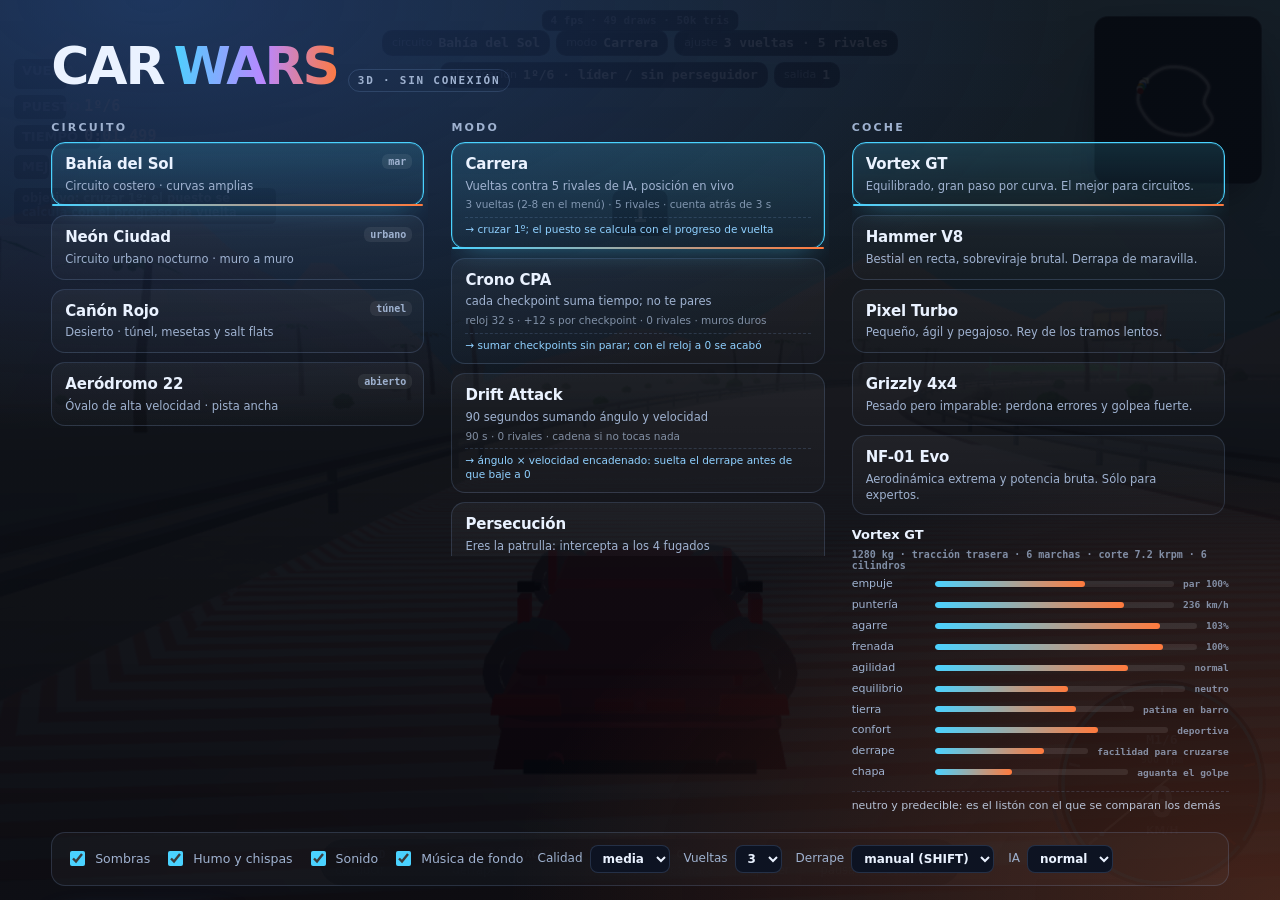
<file: index.html>
<!DOCTYPE html>
<html lang="es">
<head>
<meta charset="utf-8">
<meta name="viewport" content="width=device-width,initial-scale=1,maximum-scale=1,user-scalable=no,viewport-fit=cover">
<meta name="theme-color" content="#070a12">
<link rel="manifest" href="manifest.webmanifest">
<link rel="icon" href="favicon.svg" type="image/svg+xml">
<link rel="apple-touch-icon" href="apple-touch-icon.png">
<meta name="mobile-web-app-capable" content="yes">
<meta name="apple-mobile-web-app-capable" content="yes">
<meta name="apple-mobile-web-app-status-bar-style" content="black-translucent">
<meta name="apple-mobile-web-app-title" content="Car Wars">
<meta name="msapplication-config" content="browserconfig.xml">
<title>CAR WARS 3D — circuito local, sin conexión</title>
<meta name="description" content="Juego de coches 3D completo en WebGL: 4 circuitos, 5 modos, IA, derrapes, partículas y sonido procedural. Funciona desde archivos locales.">
<style>
/* crítico: el lienzo 3D a pantalla completa funciona aunque la hoja externa no cargue */
html,body{margin:0;height:100%;overflow:hidden;background:#070a12;color:#eaf2ff;
  font:15px/1.45 system-ui,-apple-system,"Segoe UI",Roboto,sans-serif}
#app{position:fixed;inset:0}
canvas#gl,canvas#hud{position:absolute;inset:0;width:100%;height:100%;display:block;touch-action:none}
canvas#hud{pointer-events:none}
#boot{position:fixed;inset:0;display:grid;place-content:center;gap:14px;z-index:40;text-align:center;
  background:linear-gradient(180deg,#0a0f1c,#05070d)}
#boot .bar{width:min(420px,72vw);height:6px;border-radius:99px;background:rgba(255,255,255,.12);overflow:hidden;margin:0 auto}
#boot .bar b{display:block;height:100%;width:6%;background:linear-gradient(90deg,#4ad2ff,#ff7a3d)}
#boot p{margin:0;color:#9fb2d0;font-size:13px}
#boot .errdet{font:12px/1.5 ui-monospace,monospace;color:#ffb4b4;max-width:min(720px,88vw);margin:0 auto;text-align:left;
  background:rgba(255,60,60,.08);border:1px solid rgba(255,90,90,.3);padding:10px 12px;border-radius:10px;white-space:pre-wrap}
body:not(.playing) #ui{position:fixed;inset:0;z-index:30}
</style>
<link rel="stylesheet" href="css/style.css">
<link rel="icon" href="data:image/svg+xml,<svg xmlns='http://www.w3.org/2000/svg' viewBox='0 0 64 64'><rect width='64' height='64' rx='14' fill='%230b1020'/><path d='M12 38l6-14h28l6 14v8H44a4 4 0 11-8 0H28a4 4 0 11-8 0h-8z' fill='%234ad2ff'/></svg>">
</head>
<body>
<div id="app">
  <canvas id="gl" tabindex="0" aria-label="Vista 3D del juego"></canvas>
  <canvas id="hud" aria-hidden="true"></canvas>
  <canvas id="mini" class="mini" aria-hidden="true"></canvas>
  <div class="fps" id="fps">—</div>
  <div class="topleft" id="topleft"></div>
  <div class="gearhint" id="gearhint">
    <span><kbd>W A S D</kbd> conducir</span><span><kbd>SHIFT</kbd>/<kbd>ESPACIO</kbd> derrape</span>
    <span><kbd>E</kbd> nitro</span><span><kbd>C</kbd> cámara</span><span><kbd>R</kbd> reponer</span>
    <span><kbd>P</kbd> pausa</span><span><kbd>M</kbd> sonido</span>
  </div>
  <div id="ui"></div>
  <div id="boot">
    <h1 class="lg">CAR <i>WARS</i> 3D</h1>
    <div class="bar"><b id="bootbar"></b></div>
    <p id="bootmsg">preparando motor WebGL…</p>
  </div>
</div>

<script>
/* Comprobación de entorno ANTES de cargar nada: si falta WebGL2 se avisa bien. */
window.__cwBoot = function (ok, msg, detail) {
  var b = document.getElementById('boot'), m = document.getElementById('bootmsg');
  if (!ok) { b.classList.add('err'); m.textContent = msg; if (detail) { var d = document.createElement('div'); d.className = 'errdet'; d.textContent = detail; b.appendChild(d); } }
  return b;
};
(function () {
  var c = document.createElement('canvas');
  var gl = null;
  try { gl = c.getContext('webgl2', { failIfMajorPerformanceCaveat: false }); } catch (e) { gl = null; }
  if (!gl) {
    window.__cwBoot(false, 'Este navegador no expone WebGL2. Actualiza Chrome o activa la aceleración hardware (chrome://flags → Aceleración de hardware).',
      'contexto webgl2 = ' + gl);
    document.getElementById('ui').style.display = 'none';
    window.__cwNoGL = true;
  }
})();
</script>

<script src="js/core.js"></script>
<script src="js/math3d.js"></script>
<script src="js/textures.js"></script>
<script src="js/primitives.js"></script>
<script src="js/renderer.js"></script>
<script src="js/meshes.js"></script>
<script src="js/mapdata.js"></script>
<script src="js/world.js"></script>
<script src="js/entities.js"></script>
<script src="js/ui.js"></script>
<script src="js/audio.js"></script>
<script src="js/game.js"></script>

<script>
(function () {
  'use strict';
  if (window.__cwNoGL) return;
  if (typeof window.CW === 'undefined') {
    /* Los .js no se cargaron: casi siempre es que el HTML se movió solo, sin sus carpetas. */
    var faltan = [], pr = 'js/';
    ['core', 'math3d', 'renderer', 'game'].forEach(function (n) { faltan.push(pr + n + '.js'); });
    window.__cwBoot(false,
      'Falta el código del juego junto al HTML',
      'No se pudieron cargar los ' + faltan.length + ' scripts (window.CW = ' + typeof window.CW + ').\n' +
      '\nSi descargaste sólo "car_wars.html", tienes dos opciones:\n' +
      '  A) Usa el archivo único  car_wars_standalone.html  (no necesita carpetas).\n' +
      '  B) Quédate con la carpeta completa:  car_wars/  con  css/  y  js/  dentro, y abre\n' +
      '     car_wars/car_wars.html  (el HTML debe estar DENTRO de la carpeta, al lado de js/).\n' +
      '\nComprobado: ' + (window.__cwProbed || 'sin sondeo'));
    return;
  }
  var G = window.CW, D = document;
  var cv = D.getElementById('gl'), hudC = D.getElementById('hud'), mini = D.getElementById('mini');
  var boot = D.getElementById('boot'), bar = D.getElementById('bootbar'), msg = D.getElementById('bootmsg');
  var fpsEl = D.getElementById('fps');
  function setBar(p, t) { bar.style.width = Math.round(Math.max(0.04, Math.min(1, p)) * 100) + '%'; if (t) msg.textContent = t; }

  var R, game;
  try {
    R = new G.Renderer(cv);
  } catch (e) {
    window.__cwBoot(false, 'No se pudo iniciar el renderizador WebGL2.', String(e && e.stack || e));
    return;
  }
  setBar(0.14, 'generando texturas…');

  game = new G.Game({ canvas: cv, renderer: R, lowFx: G.isMobileish });
  window.__cwGame = game;
  game.input = new G.Input();
  game.headless = false;
  game.autoQual = true;
  game.setQuality(G.isMobileish ? 'low' : 'med');
  game.hud = new G.HUD({ canvas: hudC, minimap: mini });
  function resize() {
    var w = D.documentElement.clientWidth, h = D.documentElement.clientHeight;
    game.hud.resize(w, h);
  }
  window.addEventListener('resize', resize); resize();

  /* el primer gesto desbloquea el audio */
  var unlock = function () {
    game.sound.resume();
    /* menú con música de fondo desde el primer gesto (si el usuario no la apagó) */
    if (game.musicOn !== false) game.sound.setMusic(true, 0.055);
    D.removeEventListener('pointerdown', unlock); D.removeEventListener('keydown', unlock);
  };
  D.addEventListener('pointerdown', unlock); D.addEventListener('keydown', unlock);

  try {
    var ui = G.boot({ canvas: cv, game: game, ui: D.getElementById('ui'), hud: hudC, progress: setBar });
  } catch (e) {
    window.__cwBoot(false, 'Error al construir la interfaz.', String(e && e.stack || e));
    return;
  }

  /* precarga del primer mundo para que el menú arranque ya con el circuito montado */
  setBar(0.3, 'montando Bahía del Sol…');
  setTimeout(function () {
    try {
      game.attachMode(G.MODES.race);
      game.loadMap(G.MAPS[0], setBar);
      game.spawn(G.CARS[0].id, { laps: 3 });
      setBar(0.98, 'listo');
    } catch (e) {
      window.__cwBoot(false, 'Error generando el mundo 3D.', String(e && e.stack || e));
      return;
    }
    try {
      var hojaCargada = false;
      for (var i = 0; i < document.styleSheets.length; i++) {
        var hh = document.styleSheets[i];
        if (hh.href && /style\.css$/.test(hh.href)) { hojaCargada = true; break; }
      }
      if (!hojaCargada && !window.__cwStandalone) game.hud.toast('nota: falta css/style.css (sin estilos)', 4);
    } catch (e) { }
    boot.style.transition = 'opacity .45s'; boot.style.opacity = '0';
    setTimeout(function () { boot.style.display = 'none'; }, 460);
    D.body.classList.add('playing');
    game.running = true;
    game._last = 0;
    game.frame();
    /* HUD superior: modo/mapa/fps en vivo */
    var tl = D.getElementById('topleft');
    function bdg(k, v) { return '<div class="badge">' + k + ' <b>' + v + '</b></div>'; }
    setInterval(function () {
      fpsEl.textContent = Math.round(game.fps) + ' fps · ' + (R.stats ? R.stats.draws : 0) + ' draws · ' + ((R.stats ? R.stats.tris : 0) / 1000 | 0) + 'k tris';
      if (!game.world || !game.mode) { tl.innerHTML = ''; return; }
      var p = game.player, md = game.modeDef || game.mode, st = game.state || {};
      var params = [];
      if (md.laps) params.push(game.laps + ' vueltas');
      if (md.timed) params.push(md.timed + ' s');
      if (md.startClock) params.push('+' + md.perCk + ' s por punto');
      params.push((md.rivals || 0) + ' rivales');
      var pos = '—';
      if (p) {
        var gap = game.rivalGap ? game.rivalGap() : null;
        pos = (p.place || 1) + 'º/' + game.cars.length + (gap ? ' · ' + gap : '');
      }
      var t = (md.win || '') + (md.info ? ' — ' + md.info : '');
      tl.innerHTML = bdg('circuito', game.spec.name) +
        '<div class="badge" title="' + t.replace(/"/g, '') + '">modo <b>' + game.mode.name + '</b></div>' +
        bdg('ajuste', params.join(' · ')) +
        bdg('clasificación', pos) +
        (st.countdown > 0 ? bdg('salida', Math.ceil(st.countdown) + '') : '') +
        (st.finished ? bdg('resultado', 'cerrado') : '');
    }, 400);
    /* errores de runtime a la consola + aviso en pantalla */
    window.__cwOnError = function (m) {
      if (!m || /ResizeObserver|AudioContext/.test(m)) return;
      var d = D.createElement('div');
      d.className = 'errdet'; d.style.cssText = 'position:absolute;left:12px;bottom:12px;z-index:60';
      d.textContent = 'aviso: ' + m;
      D.getElementById('app').appendChild(d);
      setTimeout(function () { d.remove(); }, 6000);
    };
  }, 60);
})();
</script>

<script>
if ('serviceWorker' in navigator) {
  window.addEventListener('load', function () {
    navigator.serviceWorker.register('./sw.js', { scope: './' }).catch(function (error) {
      console.warn('PWA offline mode unavailable', error);
    });
  });
}
</script>
</body>
</html>
</file>
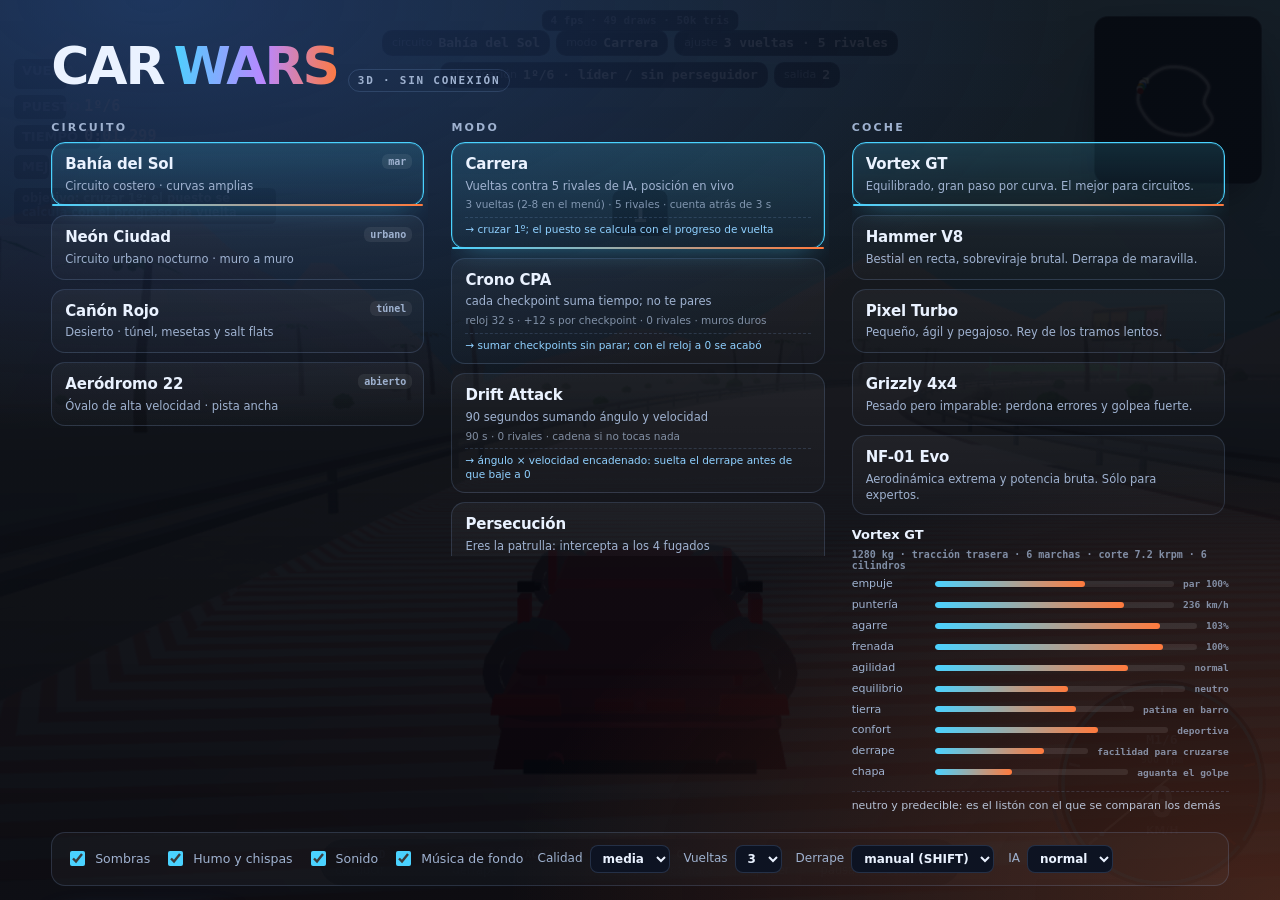
<file: car_wars_standalone.html>
<!DOCTYPE html>
<html lang="es">
<head>
<meta charset="utf-8">
<meta name="viewport" content="width=device-width,initial-scale=1,maximum-scale=1,user-scalable=no,viewport-fit=cover">
<meta name="theme-color" content="#070a12">
<title>[archivo único] CAR WARS 3D — circuito local, sin conexión</title>
<meta name="description" content="Juego de coches 3D completo en WebGL: 4 circuitos, 5 modos, IA, derrapes, partículas y sonido procedural. Funciona desde archivos locales.">
<style>
/* crítico: el lienzo 3D a pantalla completa funciona aunque la hoja externa no cargue */
html,body{margin:0;height:100%;overflow:hidden;background:#070a12;color:#eaf2ff;
  font:15px/1.45 system-ui,-apple-system,"Segoe UI",Roboto,sans-serif}
#app{position:fixed;inset:0}
canvas#gl,canvas#hud{position:absolute;inset:0;width:100%;height:100%;display:block;touch-action:none}
canvas#hud{pointer-events:none}
#boot{position:fixed;inset:0;display:grid;place-content:center;gap:14px;z-index:40;text-align:center;
  background:linear-gradient(180deg,#0a0f1c,#05070d)}
#boot .bar{width:min(420px,72vw);height:6px;border-radius:99px;background:rgba(255,255,255,.12);overflow:hidden;margin:0 auto}
#boot .bar b{display:block;height:100%;width:6%;background:linear-gradient(90deg,#4ad2ff,#ff7a3d)}
#boot p{margin:0;color:#9fb2d0;font-size:13px}
#boot .errdet{font:12px/1.5 ui-monospace,monospace;color:#ffb4b4;max-width:min(720px,88vw);margin:0 auto;text-align:left;
  background:rgba(255,60,60,.08);border:1px solid rgba(255,90,90,.3);padding:10px 12px;border-radius:10px;white-space:pre-wrap}
body:not(.playing) #ui{position:fixed;inset:0;z-index:30}
</style>
<style>
/*CAR WARS 3D — todo el estilo local, sin fuentes ni imágenes externas*/:root{
  --bg:#070a12; --bg2:#0e1424; --ink:#eaf2ff; --ink2:#9fb2d0;
  --acc:#4ad2ff; --acc2:#ff7a3d; --gold:#ffd453; --ok:#7cffb2; --bad:#ff6b6b;
  --line:rgba(140,175,235,.18); --glass:rgba(10,14,24,.62);
  --r:14px; --sh:0 18px 50px -18px rgba(0,0,0,.8);
}
*{box-sizing:border-box}
html,body{margin:0;height:100%;overflow:hidden;background:var(--bg);color:var(--ink);
  font:15px/1.45 system-ui,-apple-system,"Segoe UI",Roboto,Ubuntu,sans-serif;
  -webkit-font-smoothing:antialiased;text-rendering:optimizeLegibility}
#app{position:fixed;inset:0;background:radial-gradient(120% 90% at 50% 10%,#16223c 0%,#070a12 60%)}
canvas#gl,canvas#hud{position:absolute;inset:0;width:100%;height:100%;display:block;touch-action:none}
canvas#hud{pointer-events:none}
canvas#gl{cursor:crosshair}
body.nogl #hud,body.nogl .mini{display:none}/*---------- carga ----------*/#boot{position:absolute;inset:0;display:grid;place-content:center;gap:14px;z-index:40;
  background:linear-gradient(180deg,#0a0f1c,#05070d);text-align:center}
#boot .lg{font-weight:900;font-size:clamp(30px,7vw,64px);letter-spacing:-.03em;margin:0}
#boot .lg i{font-style:normal;color:var(--acc)}
#boot .bar{width:min(420px,72vw);height:6px;border-radius:99px;background:rgba(255,255,255,.1);overflow:hidden;margin:0 auto}
#boot .bar b{display:block;height:100%;width:8%;border-radius:99px;
  background:linear-gradient(90deg,var(--acc),var(--acc2));transition:width .18s}
#boot p{margin:0;color:var(--ink2);font-size:13px;min-height:1.2em}
#boot.err p{color:var(--bad)}
#boot .errdet{font:12px/1.5 ui-monospace,Menlo,Consolas,monospace;color:#ffb4b4;
  max-width:min(680px,88vw);margin:0 auto;text-align:left;background:rgba(255,60,60,.08);
  border:1px solid rgba(255,90,90,.3);padding:10px 12px;border-radius:10px;white-space:pre-wrap}/*---------- HUD flotante ----------*/.mini{position:absolute;right:18px;top:16px;width:168px;height:168px;border-radius:14px;
  background:var(--glass);border:1px solid var(--line);box-shadow:var(--sh);z-index:12;pointer-events:none}.fps{position:absolute;left:50%;transform:translateX(-50%);top:10px;z-index:12;pointer-events:none;
  font:600 11px ui-monospace,monospace;color:var(--ink2);background:var(--glass);
  border:1px solid var(--line);padding:3px 8px;border-radius:8px}
.topleft{position:absolute;left:50%;transform:translateX(-50%);top:30px;z-index:12;pointer-events:none;
  display:flex;flex-wrap:wrap;gap:6px;justify-content:center;
  max-width:min(660px,max(230px,calc(100vw - 560px)))}
.badge{display:inline-flex;gap:6px;align-items:center;background:var(--glass);border:1px solid var(--line);
  border-radius:10px;padding:4px 9px;font-size:11px;color:var(--ink2);white-space:nowrap}
.badge.tiny{font:600 10.5px/1.35 ui-monospace,monospace;color:rgba(198,218,248,.78)}@media (max-width:860px){.fps{display:none}
  .topleft{top:8px;gap:4px;max-width:min(520px,74vw)}
  .topleft .badge:nth-child(n+3){display:none}
}
.badge b{color:var(--ink);font:700 13px ui-monospace,monospace}
.gearhint{position:absolute;left:50%;bottom:14px;transform:translateX(-50%);z-index:11;
  display:flex;gap:10px;align-items:center;color:var(--ink2);font-size:11.5px;
  background:var(--glass);border:1px solid var(--line);border-radius:99px;padding:6px 14px;pointer-events:none}
.gearhint kbd{font:700 10.5px ui-monospace,monospace;color:var(--ink);background:rgba(255,255,255,.08);
  border:1px solid var(--line);border-bottom-width:2px;border-radius:5px;padding:1px 5px}
body.playing .gearhint{opacity:.62}
body:not(.playing) .gearhint,body:not(.playing) .mini,body:not(.playing) .fps,body:not(.playing) #hud{display:none}/*---------- pantallas ----------*/#ui{position:absolute;inset:0;z-index:30;display:none}
#ui.hasScreen{display:block}
.scr{position:absolute;inset:0;display:grid;overflow:auto;padding:clamp(14px,3.2vh,34px) clamp(14px,4vw,54px);
  background:radial-gradient(120% 80% at 12% 0%,rgba(38,74,140,.55),transparent 60%),
             radial-gradient(110% 90% at 100% 100%,rgba(255,110,50,.22),transparent 55%),
             linear-gradient(180deg,rgba(4,6,12,.88),rgba(4,6,12,.96))}
.scr[hidden]{display:none}
.brand{display:flex;align-items:baseline;gap:10px;flex-wrap:wrap;margin:0 0 18px}
.brand .b1{font-weight:900;font-size:clamp(26px,5.4vw,52px);letter-spacing:-.04em}
.brand .b2{font-weight:900;font-size:clamp(26px,5.4vw,52px);letter-spacing:-.04em;
  background:linear-gradient(92deg,var(--acc),#b987ff 55%,var(--acc2));-webkit-background-clip:text;background-clip:text;color:transparent}
.brand .tag{font:600 11px ui-monospace,monospace;font-style:normal;letter-spacing:.16em;text-transform:uppercase;
  color:var(--ink2);border:1px solid var(--line);border-radius:99px;padding:4px 9px}
.cols{display:grid;grid-template-columns:repeat(auto-fit,minmax(228px,1fr));gap:clamp(12px,1.8vw,26px);align-items:start}
.col h3{margin:0 0 9px;font:700 11px/1 system-ui;letter-spacing:.2em;text-transform:uppercase;color:var(--ink2)}
.cards{display:grid;gap:9px;max-height:min(46vh,420px);overflow:auto;padding-right:4px}
.card{position:relative;text-align:left;border:1px solid var(--line);border-radius:var(--r);padding:11px 13px;
  background:linear-gradient(180deg,rgba(255,255,255,.045),rgba(255,255,255,.015));cursor:pointer;
  transition:transform .12s,border-color .16s,background .16s}
.card b{display:block;font-weight:800;font-size:15px;letter-spacing:-.01em}
.card small{display:block;color:var(--ink2);font-size:11.5px;margin-top:3px;line-height:1.35}
.card .fine{display:block;margin-top:4px;font-size:10.5px;line-height:1.3;color:rgba(198,218,248,.6)}
.card .win{display:block;margin-top:5px;padding-top:5px;border-top:1px dashed var(--line);
  font-size:10.5px;line-height:1.3;color:#8fd0ff}
.card em{position:absolute;right:11px;top:11px;font-style:normal;font:700 10px ui-monospace,monospace;
  color:var(--ink2);background:rgba(255,255,255,.07);border-radius:6px;padding:2px 6px}
.card:hover{transform:translateY(-1px);border-color:rgba(120,190,255,.42)}
.card.sel{border-color:var(--acc);background:linear-gradient(180deg,rgba(74,210,255,.16),rgba(74,210,255,.04));
  box-shadow:inset 0 0 0 1px rgba(74,210,255,.22),0 10px 28px -14px rgba(74,210,255,.5)}
.card.sel::after{content:"";position:absolute;left:0;right:0;bottom:-1px;height:2px;border-radius:2px;
  background:linear-gradient(90deg,var(--acc),var(--acc2))}
.stats{margin-top:11px;display:grid;gap:5px}
.shead{display:flex;flex-wrap:wrap;gap:4px 8px;align-items:baseline;font-weight:800;font-size:13px;color:var(--ink)}
.shead em{font:600 10px ui-monospace,monospace;font-style:normal;color:rgba(190,215,250,.62)}
.sfoot{margin-top:6px;padding-top:6px;border-top:1px dashed var(--line);font-size:11px;line-height:1.4;color:rgba(214,230,255,.82)}
.st{display:grid;grid-template-columns:74px 1fr auto;gap:9px;align-items:center;font-size:11px;color:var(--ink2)}
.st u{text-decoration:none;font:600 9.5px ui-monospace,monospace;color:rgba(190,215,250,.62);white-space:nowrap}
.st i{display:block;height:6px;border-radius:99px;background:rgba(255,255,255,.09);overflow:hidden}
.st i b{display:block;height:100%;border-radius:99px;background:linear-gradient(90deg,var(--acc),var(--acc2))}
.st i.w{background:none;height:auto;text-align:right;color:var(--ink);font:700 11px ui-monospace,monospace}
.row{display:flex;gap:14px;align-items:center;flex-wrap:wrap}
.opts{margin:18px 0 0;padding:12px 14px;border:1px solid var(--line);border-radius:var(--r);background:rgba(255,255,255,.03)}
.chk{display:inline-flex;gap:7px;align-items:center;font-size:12.5px;color:var(--ink2);cursor:pointer}
.chk input{accent-color:var(--acc);width:15px;height:15px}
label.sel{display:inline-flex;gap:7px;align-items:center;font-size:12px;color:var(--ink2)}
select{background:#0d1322;color:var(--ink);border:1px solid var(--line);border-radius:8px;padding:5px 8px;font:600 12px system-ui}
.foot{margin-top:16px;justify-content:space-between}
.hint{color:var(--ink2);font-size:11.5px;max-width:62ch}
.btn{appearance:none;border:1px solid var(--line);background:rgba(255,255,255,.05);color:var(--ink);
  font:800 14px system-ui;letter-spacing:.02em;padding:12px 22px;border-radius:12px;cursor:pointer;
  transition:transform .1s,filter .16s,background .16s}
.btn:hover{transform:translateY(-1px);background:rgba(255,255,255,.09)}
.btn:active{transform:translateY(1px) scale(.99)}
.btn.primary{border-color:transparent;background:linear-gradient(92deg,#2ea8e0,#7a5cff 55%,#ff7a3d);
  color:#04070d;text-shadow:0 1px 0 rgba(255,255,255,.28);padding:13px 30px;font-size:15px;
  box-shadow:0 14px 34px -14px rgba(90,150,255,.75)}
.btn.ghost{background:transparent}
.panel{width:min(520px,92vw);margin:auto;padding:24px 26px;border:1px solid var(--line);border-radius:20px;
  background:linear-gradient(180deg,rgba(20,28,48,.92),rgba(8,11,20,.95));box-shadow:var(--sh);display:grid;gap:11px}
.panel.wide{width:min(760px,94vw)}
.panel h2{margin:0 0 4px;font-weight:900;letter-spacing:-.02em;font-size:26px}
.panel .pinfo{display:grid;gap:4px;font-size:13px;color:var(--ink2);margin-bottom:6px}
.panel .pinfo b{color:var(--ink);font:700 13px ui-monospace,monospace}
.scr-pause,.scr-result{place-items:center}
.rtable{display:grid;gap:4px;margin:4px 0 10px}
.rrow{display:grid;grid-template-columns:44px 1fr 74px 96px 132px;gap:8px;padding:8px 11px;border-radius:10px;
  background:rgba(255,255,255,.04);font-size:13px}
.rrow.head{background:none;color:var(--ink2);font:700 10.5px system-ui;letter-spacing:.14em;text-transform:uppercase;padding-bottom:2px}
.rrow span:nth-child(n+3){font:600 12.5px ui-monospace,monospace;text-align:right}
.rrow.hi{background:linear-gradient(90deg,rgba(74,210,255,.2),rgba(255,122,61,.12));
  box-shadow:inset 0 0 0 1px rgba(74,210,255,.35)}
.rbtns{display:flex;gap:12px;justify-content:flex-end}/*---------- control táctil ----------*/.tc{position:absolute;inset:auto 0 0 0;z-index:20;display:flex;justify-content:space-between;
  padding:0 12px 14px;pointer-events:none;gap:12px}
body:not(.touch) .tc{display:none}
.tc-side{display:flex;gap:10px;align-items:flex-end;pointer-events:auto}
.tc-right{flex-direction:column;align-items:flex-end}
.tc-row{display:flex;gap:9px}
.tc-pad{width:74px;height:74px;border-radius:22px;display:grid;place-content:center;user-select:none;
  -webkit-user-select:none;background:rgba(16,22,38,.62);border:1px solid rgba(150,190,255,.26);
  color:#dbe7ff;font:800 12px system-ui;backdrop-filter:blur(3px);transition:transform .08s,background .1s}
.tc-pad.big{width:96px;height:96px;font-size:14px;border-color:rgba(120,255,190,.4);
  background:rgba(20,60,44,.55)}
.tc-pad.on{transform:scale(.94);background:rgba(74,210,255,.32)}
.tc-pad span{pointer-events:none}
@media (max-width:640px){
  .cards{max-height:none}
  .mini{width:118px;height:118px}
  .gearhint{display:none}
  .tc-pad{width:64px;height:64px}
}
@media (prefers-reduced-motion:reduce){*{transition:none!important;animation:none!important}}

</style>
<link rel="icon" href="data:image/svg+xml,<svg xmlns='http://www.w3.org/2000/svg' viewBox='0 0 64 64'><rect width='64' height='64' rx='14' fill='%230b1020'/><path d='M12 38l6-14h28l6 14v8H44a4 4 0 11-8 0H28a4 4 0 11-8 0h-8z' fill='%234ad2ff'/></svg>">
</head>
<body>
<div id="app">
  <canvas id="gl" tabindex="0" aria-label="Vista 3D del juego"></canvas>
  <canvas id="hud" aria-hidden="true"></canvas>
  <canvas id="mini" class="mini" aria-hidden="true"></canvas>
  <div class="fps" id="fps">—</div>
  <div class="topleft" id="topleft"></div>
  <div class="gearhint" id="gearhint">
    <span><kbd>W A S D</kbd> conducir</span><span><kbd>SHIFT</kbd>/<kbd>ESPACIO</kbd> derrape</span>
    <span><kbd>E</kbd> nitro</span><span><kbd>C</kbd> cámara</span><span><kbd>R</kbd> reponer</span>
    <span><kbd>P</kbd> pausa</span><span><kbd>M</kbd> sonido</span>
  </div>
  <div id="ui"></div>
  <div id="boot">
    <h1 class="lg">CAR <i>WARS</i> 3D</h1>
    <div class="bar"><b id="bootbar"></b></div>
    <p id="bootmsg">preparando motor WebGL…</p>
  </div>
</div>

<script>
/* Comprobación de entorno ANTES de cargar nada: si falta WebGL2 se avisa bien. */
window.__cwBoot = function (ok, msg, detail) {
  var b = document.getElementById('boot'), m = document.getElementById('bootmsg');
  if (!ok) { b.classList.add('err'); m.textContent = msg; if (detail) { var d = document.createElement('div'); d.className = 'errdet'; d.textContent = detail; b.appendChild(d); } }
  return b;
};
(function () {
  var c = document.createElement('canvas');
  var gl = null;
  try { gl = c.getContext('webgl2', { failIfMajorPerformanceCaveat: false }); } catch (e) { gl = null; }
  if (!gl) {
    window.__cwBoot(false, 'Este navegador no expone WebGL2. Actualiza Chrome o activa la aceleración hardware (chrome://flags → Aceleración de hardware).',
      'contexto webgl2 = ' + gl);
    document.getElementById('ui').style.display = 'none';
    window.__cwNoGL = true;
  }
})();
</script>

<script>/* js/core.js */
/* =====================================================================
   CAR WARS 3D - core.js
   Namespace, detecciones, utilidades matemáticas y de colores.
   Todo funciona offline (sin CDNs, sin fetch): sólo scripts clásicos en orden.
   ===================================================================== */
(function (root) {
  'use strict';

  const G = root.CW = root.CW || {};
  G.version = '1.0.0';

  /* ------------------------------------------------------------------ *
   * Detecciones de entorno
   * ------------------------------------------------------------------ */
  try {
    G.IS_FILE = (root.location && root.location.protocol === 'file:');
  } catch (e) { G.IS_FILE = false; }

  G.touch = ('ontouchstart' in root) || (navigator.maxTouchPoints > 0);
  G.isMobileish = G.touch && Math.min(root.innerWidth || 1200, root.innerHeight || 800) < 900;
  G.isChromeOS = /CrOS/i.test(navigator.userAgent || '');

  /* localStorage seguro (en file:// algunos navegadores lo bloquean) */
  G.store = {
    get: function (k, def) {
      try { const v = root.localStorage.getItem(k); return v == null ? def : JSON.parse(v); }
      catch (e) { return (G._mem || (G._mem = {}))[k] !== undefined ? (G._mem || (G._mem = {}))[k] : def; }
    },
    set: function (k, v) {
      try { root.localStorage.setItem(k, JSON.stringify(v)); }
      catch (e) { (G._mem || (G._mem = {}))[k] = v; }
    }
  };

  /* ------------------------------------------------------------------ *
   * Utilidades numéricas
   * ------------------------------------------------------------------ */
  const clamp = (v, a, b) => (v < a ? a : (v > b ? b : v));
  const lerp = (a, b, t) => a + (b - a) * t;
  const smooth = (t) => t * t * (3 - 2 * t);

  function damp(a, b, lambda, dt) { return lerp(a, b, 1 - Math.exp(-lambda * dt)); }
  function wrapPi(a) { a %= Math.PI * 2; if (a > Math.PI) a -= Math.PI * 2; if (a < -Math.PI) a += Math.PI * 2; return a; }
  function angleLerp(a, b, t) { return a + wrapPi(b - a) * t; }
  function hash1(n) { const s = Math.sin(n) * 43758.5453123; return s - Math.floor(s); }
  function rngFrom(seed) {
    let s = (seed >>> 0) || 1;
    return function () { s ^= s << 13; s >>>= 0; s ^= s >> 17; s ^= s << 5; s >>>= 0; return s / 4294967296; };
  }
  /* ruido de valor 2D determinista (para texturas procedurales) */
  function vnoise2(x, y, seed) {
    const xi = Math.floor(x), yi = Math.floor(y);
    const xf = x - xi, yf = y - yi;
    const u = xf * xf * (3 - 2 * xf), v = yf * yf * (3 - 2 * yf);
    const h = (a, b) => {
      let n = (a * 374761393 + b * 668265263 + (seed || 0) * 1442695041) | 0;
      n = (n ^ (n >> 13)) * 1274126177 | 0;
      return ((n ^ (n >> 16)) >>> 0) / 4294967295;
    };
    const a = h(xi, yi), b = h(xi + 1, yi), c = h(xi, yi + 1), d = h(xi + 1, yi + 1);
    return lerp(lerp(a, b, u), lerp(c, d, u), v);
  }
  function fbm2(x, y, oct, seed) {
    let s = 0, amp = 0.5, f = 1, norm = 0;
    for (let i = 0; i < oct; i++) { s += vnoise2(x * f, y * f, (seed || 0) + i * 37) * amp; norm += amp; amp *= 0.5; f *= 2; }
    return s / norm;
  }

  /* ------------------------------------------------------------------ *
   * Color: parsing y conversión a lineal
   * ------------------------------------------------------------------ */
  function hexToRgb01(hex) {
    if (Array.isArray(hex)) return [hex[0], hex[1], hex[2]];
    let h = String(hex).replace('#', '');
    if (h.length === 3) h = h[0] + h[0] + h[1] + h[1] + h[2] + h[2];
    const n = parseInt(h, 16);
    return [((n >> 16) & 255) / 255, ((n >> 8) & 255) / 255, (n & 255) / 255];
  }
  const srgb2lin = (c) => (c <= 0.04045 ? c / 12.92 : Math.pow((c + 0.055) / 1.055, 2.4));
  const lin2srgb = (c) => (c <= 0.0031308 ? c * 12.92 : 1.055 * Math.pow(c, 1 / 2.4) - 0.055);
  function toLinear(rgb) { return [srgb2lin(rgb[0]), srgb2lin(rgb[1]), srgb2lin(rgb[2])]; }
  function scaleLin(rgb, k) { return [rgb[0] * k, rgb[1] * k, rgb[2] * k]; }
  function mixRgb(a, b, t) { return [lerp(a[0], b[0], t), lerp(a[1], b[1], t), lerp(a[2], b[2], t)]; }
  /* brillo percibido (para elegir texto sobre color) */
  function luminance(rgb) { return 0.2126 * rgb[0] + 0.7152 * rgb[1] + 0.0722 * rgb[2]; }

  function fmtTime(sec) {
    if (sec == null || !isFinite(sec) || sec <= 0) return '--:--.---';
    const m = Math.floor(sec / 60), s = Math.floor(sec % 60), ms = Math.floor((sec * 1000) % 1000);
    return m + ':' + String(s).padStart(2, '0') + '.' + String(ms).padStart(3, '0');
  }
  /* fmtTime(segundos). Para milisegundos (récords persistidos) usar fmtMs. */
  function fmtMs(ms) { return fmtTime(ms == null ? null : ms / 1000); }
  function fmtShort(sec) {
    if (sec == null || !isFinite(sec)) return '--.-';
    return sec.toFixed(1);
  }

  G.clamp = clamp; G.lerp = lerp; G.smooth = smooth; G.damp = damp;
  G.wrapPi = wrapPi; G.angleLerp = angleLerp; G.hash1 = hash1;
  G.rngFrom = rngFrom; G.vnoise2 = vnoise2; G.fbm2 = fbm2;
  G.hexToRgb01 = hexToRgb01; G.srgb2lin = srgb2lin; G.lin2srgb = lin2srgb;
  /* color [r,g,b] (0..1 o 0..255) o '#rrggbb' -> 'css' */
  function rgbCss(c) {
    if (c == null) return '#cccccc';
    if (typeof c === 'string') return c;
    const f = v => { v = v <= 1 ? v * 255 : v; v = clamp(Math.round(v), 0, 255); return (v < 16 ? '0' : '') + v.toString(16); };
    return '#' + f(c[0]) + f(c[1]) + f(c[2]);
  }
  G.rgbCss = rgbCss;
  G.toLinear = toLinear; G.scaleLin = scaleLin; G.mixRgb = mixRgb;
  G.luminance = luminance; G.fmtTime = fmtTime; G.fmtMs = fmtMs; G.fmtShort = fmtShort;

  /* ------------------------------------------------------------------ *
   * Guardas de errores: si algo peta, se ve en pantalla y en consola
   * ------------------------------------------------------------------ */
  G.errors = [];
  if (typeof root.addEventListener === 'function')
  root.addEventListener('error', function (e) {
    G.errors.push(String(e.message || e.error));
    if (root.__cwOnError) root.__cwOnError(String(e.message || e.error));
  });

})(typeof window !== 'undefined' ? window : globalThis);

</script>
<script>/* js/math3d.js */
/* =====================================================================
   math3d.js - Vectores y matrices (column-major estilo WebGL/OpenGL)
   convención: v' = M * v  con M[0..3] = primera COLUMNA.
   ===================================================================== */
(function (G) {
  'use strict';

  /* ---------------- Vectores ---------------- */
  function v3(x, y, z) { return [x || 0, y || 0, z || 0]; }
  function add(a, b) { return [a[0] + b[0], a[1] + b[1], a[2] + b[2]]; }
  function sub(a, b) { return [a[0] - b[0], a[1] - b[1], a[2] - b[2]]; }
  function mul(a, s) { return [a[0] * s, a[1] * s, a[2] * s]; }
  function dot(a, b) { return a[0] * b[0] + a[1] * b[1] + a[2] * b[2]; }
  function cross(a, b) {
    return [a[1] * b[2] - a[2] * b[1], a[2] * b[0] - a[0] * b[2], a[0] * b[1] - a[1] * b[0]];
  }
  function len(a) { return Math.hypot(a[0], a[1], a[2]); }
  function len2(a) { return a[0] * a[0] + a[1] * a[1] + a[2] * a[2]; }
  function norm(a) { const l = Math.hypot(a[0], a[1], a[2]) || 1; return [a[0] / l, a[1] / l, a[2] / l]; }
  function scaleInto(o, a, s) { o[0] = a[0] * s; o[1] = a[1] * s; o[2] = a[2] * s; return o; }
  function addScaledInto(o, a, s) { o[0] += a[0] * s; o[1] += a[1] * s; o[2] += a[2] * s; return o; }
  function lerpV(o, a, b, t) { o[0] = a[0] + (b[0] - a[0]) * t; o[1] = a[1] + (b[1] - a[1]) * t; o[2] = a[2] + (b[2] - a[2]) * t; return o; }
  function dist(a, b) { return Math.hypot(a[0] - b[0], a[1] - b[1], a[2] - b[2]); }
  function dist2XZ(a, b) { const dx = a[0] - b[0], dz = a[2] - b[2]; return dx * dx + dz * dz; }
  /* rotación en plano XZ (Y arriba) */
  function rotY(v, ang) { const c = Math.cos(ang), s = Math.sin(ang); return [v[0] * c + v[2] * s, v[1], -v[0] * s + v[2] * c]; }

  /* ---------------- Matrices 4x4 ---------------- */
  function m4() { const m = new Float32Array(16); m[0] = m[5] = m[10] = m[15] = 1; return m; }
  function identity(o) {
    o[0] = 1; o[1] = 0; o[2] = 0; o[3] = 0; o[4] = 0; o[5] = 1; o[6] = 0; o[7] = 0;
    o[8] = 0; o[9] = 0; o[10] = 1; o[11] = 0; o[12] = 0; o[13] = 0; o[14] = 0; o[15] = 1; return o;
  }
  function multiply(o, a, b) {
    const a00 = a[0], a01 = a[1], a02 = a[2], a03 = a[3],
      a10 = a[4], a11 = a[5], a12 = a[6], a13 = a[7],
      a20 = a[8], a21 = a[9], a22 = a[10], a23 = a[11],
      a30 = a[12], a31 = a[13], a32 = a[14], a33 = a[15];
    for (let i = 0; i < 4; i++) {
      const b0 = b[i * 4], b1 = b[i * 4 + 1], b2 = b[i * 4 + 2], b3 = b[i * 4 + 3];
      o[i * 4] = b0 * a00 + b1 * a10 + b2 * a20 + b3 * a30;
      o[i * 4 + 1] = b0 * a01 + b1 * a11 + b2 * a21 + b3 * a31;
      o[i * 4 + 2] = b0 * a02 + b1 * a12 + b2 * a22 + b3 * a32;
      o[i * 4 + 3] = b0 * a03 + b1 * a13 + b2 * a23 + b3 * a33;
    }
    return o;
  }
  function fromTRS(o, t, ry, s) {
    const c = Math.cos(ry), sN = Math.sin(ry);
    const sx = s[0], sy = s[1], sz = s[2];
    o[0] = c * sx; o[1] = 0; o[2] = -sN * sx; o[3] = 0;
    o[4] = 0; o[5] = sy; o[6] = 0; o[7] = 0;
    o[8] = sN * sz; o[9] = 0; o[10] = c * sz; o[11] = 0;
    o[12] = t[0]; o[13] = t[1]; o[14] = t[2]; o[15] = 1;
    return o;
  }
  function fromTR(o, t, ry) { return fromTRS(o, t, ry, [1, 1, 1]); }
  function fromAxesY(o, t, fwd, up, scl) {
    const z = norm(fwd);
    const x = norm(cross(up, z));
    const y = cross(z, x);
    const s = scl || [1, 1, 1];
    o[0] = x[0] * s[0]; o[1] = x[1] * s[0]; o[2] = x[2] * s[0]; o[3] = 0;
    o[4] = y[0] * s[1]; o[5] = y[1] * s[1]; o[6] = y[2] * s[1]; o[7] = 0;
    o[8] = z[0] * s[2]; o[9] = z[1] * s[2]; o[10] = z[2] * s[2]; o[11] = 0;
    o[12] = t[0]; o[13] = t[1]; o[14] = t[2]; o[15] = 1;
    return o;
  }
  function translateBy(o, m, t) {
    if (o !== m) o.set(m);
    o[12] += t[0]; o[13] += t[1]; o[14] += t[2];
    return o;
  }
  /* rotación alrededor de un pivote: p' = R*(p - pv) + pv */
  function fromRotYPivot(o, ang, pivot, t) {
    const c = Math.cos(ang), s = Math.sin(ang);
    const px = pivot[0], py = pivot[1], pz = pivot[2];
    o[0] = c; o[1] = 0; o[2] = -s; o[3] = 0;
    o[4] = 0; o[5] = 1; o[6] = 0; o[7] = 0;
    o[8] = s; o[9] = 0; o[10] = c; o[11] = 0;
    o[12] = px - (c * px - s * pz) + (t ? t[0] : 0);
    o[13] = (t ? t[1] : 0);
    o[14] = pz - (s * px + c * pz) + (t ? t[2] : 0);
    o[15] = 1;
    return o;
  }
  function fromRotX(o, ang) {
    const c = Math.cos(ang), s = Math.sin(ang);
    identity(o);
    o[5] = c; o[6] = s; o[9] = -s; o[10] = c;
    return o;
  }
  function fromRotZ(o, ang) {
    const c = Math.cos(ang), s = Math.sin(ang);
    identity(o);
    o[0] = c; o[1] = s; o[4] = -s; o[5] = c;
    return o;
  }
  /* tinte por instancia: se guarda en la 4ª fila (m[3], m[7], m[11]) — gratis */
  function setColor(m, rgb) {
    if (!rgb) { m[3] = 0; m[7] = 0; m[11] = 0; return m; }
    m[3] = rgb[0]; m[7] = rgb[1]; m[11] = rgb[2];
    return m;
  }
  function clearColor(m) { m[3] = 0; m[7] = 0; m[11] = 0; return m; }
  function copySrc(o, s) { for (let i = 0; i < 16; i++) o[i] = s[i]; return o; }
  function upper3x3(o3, m) {
    o3[0] = m[0]; o3[1] = m[1]; o3[2] = m[2];
    o3[3] = m[4]; o3[4] = m[5]; o3[5] = m[6];
    o3[6] = m[8]; o3[7] = m[9]; o3[8] = m[10];
    return o3;
  }
  function invert(o, m) {
    const a00 = m[0], a01 = m[1], a02 = m[2], a03 = m[3],
      a10 = m[4], a11 = m[5], a12 = m[6], a13 = m[7],
      a20 = m[8], a21 = m[9], a22 = m[10], a23 = m[11],
      a30 = m[12], a31 = m[13], a32 = m[14], a33 = m[15];
    const b00 = a00 * a11 - a01 * a10, b01 = a00 * a12 - a02 * a10,
      b02 = a00 * a13 - a03 * a10, b03 = a01 * a12 - a02 * a11,
      b04 = a01 * a13 - a03 * a11, b05 = a02 * a13 - a03 * a12,
      b06 = a20 * a31 - a21 * a30, b07 = a20 * a32 - a22 * a30,
      b08 = a20 * a33 - a23 * a30, b09 = a21 * a32 - a22 * a31,
      b10 = a21 * a33 - a23 * a31, b11 = a22 * a33 - a23 * a32;
    let det = b00 * b11 - b01 * b10 + b02 * b09 + b03 * b08 - b04 * b07 + b05 * b06;
    if (!det) return identity(o);
    det = 1 / det;
    o[0] = (a11 * b11 - a12 * b10 + a13 * b09) * det;
    o[1] = (a02 * b10 - a01 * b11 - a03 * b09) * det;
    o[2] = (a31 * b05 - a32 * b04 + a33 * b03) * det;
    o[3] = (a22 * b04 - a21 * b05 - a23 * b03) * det;
    o[4] = (a12 * b08 - a10 * b11 - a13 * b07) * det;
    o[5] = (a00 * b11 - a02 * b08 + a03 * b07) * det;
    o[6] = (a32 * b02 - a30 * b05 - a33 * b01) * det;
    o[7] = (a20 * b05 - a22 * b02 + a23 * b01) * det;
    o[8] = (a10 * b10 - a11 * b08 + a13 * b06) * det;
    o[9] = (a01 * b08 - a00 * b10 - a03 * b05) * det;
    o[10] = (a30 * b04 - a31 * b02 + a33 * b00) * det;
    o[11] = (a21 * b02 - a20 * b04 - a23 * b00) * det;
    o[12] = (a11 * b07 - a10 * b09 - a12 * b06) * det;
    o[13] = (a00 * b09 - a02 * b07 + a02 * b06) * det;
    o[13] = (a00 * b09 - a02 * b07 + a03 * b06) * det;
    o[14] = (a31 * b01 - a30 * b03 - a32 * b00) * det;
    o[15] = (a20 * b03 - a21 * b01 + a22 * b00) * det;
    return o;
  }
  function invertRigid(o, m) {
    /* inversa de una matriz ortonormal + traslación (más barata) */
    o[0] = m[0]; o[1] = m[4]; o[2] = m[8]; o[3] = 0;
    o[4] = m[1]; o[5] = m[5]; o[6] = m[9]; o[7] = 0;
    o[8] = m[2]; o[9] = m[6]; o[10] = m[10]; o[11] = 0;
    o[12] = -(m[0] * m[12] + m[1] * m[13] + m[2] * m[14]);
    o[13] = -(m[4] * m[12] + m[5] * m[13] + m[6] * m[14]);
    o[14] = -(m[8] * m[12] + m[9] * m[13] + m[10] * m[14]);
    o[15] = 1;
    return o;
  }
  function transformPoint(o, m, p) {
    const x = p[0], y = p[1], z = p[2];
    o[0] = m[0] * x + m[4] * y + m[8] * z + m[12];
    o[1] = m[1] * x + m[5] * y + m[9] * z + m[13];
    o[2] = m[2] * x + m[6] * y + m[10] * z + m[14];
    o[3] = m[3] * x + m[7] * y + m[11] * z + m[15];
    return o;
  }
  function transformDir(o, m, d) {
    const x = d[0], y = d[1], z = d[2];
    o[0] = m[0] * x + m[4] * y + m[8] * z;
    o[1] = m[1] * x + m[5] * y + m[9] * z;
    o[2] = m[2] * x + m[6] * y + m[10] * z;
    return o;
  }
  function persp(o, fovy, aspect, near, far) {
    const f = 1 / Math.tan(fovy / 2);
    identity(o);
    o[0] = f / aspect; o[5] = f; o[11] = -1;   /* w_clip = -z_view (OpenGL, mano izquierda en view) */
    o[10] = (far + near) / (near - far);
    o[14] = (2 * far * near) / (near - far);
    o[15] = 0;
    return o;
  }
  function lookAt(o, eye, center, up) {
    const z = norm([eye[0] - center[0], eye[1] - center[1], eye[2] - center[2]]);
    let x = cross(up, z);
    if (len2(x) < 1e-8) x = cross([1, 0, 0], z);
    x = norm(x);
    const y = norm(cross(z, x));
    o[0] = x[0]; o[1] = y[0]; o[2] = z[0]; o[3] = 0;
    o[4] = x[1]; o[5] = y[1]; o[6] = z[1]; o[7] = 0;
    o[8] = x[2]; o[9] = y[2]; o[10] = z[2]; o[11] = 0;
    o[12] = -dot(x, eye); o[13] = -dot(y, eye); o[14] = -dot(z, eye); o[15] = 1;
    return o;
  }
  function ortho(o, l, r, b, t, n, f) {
    identity(o);
    o[0] = 2 / (r - l); o[5] = 2 / (t - b); o[10] = -2 / (f - n);
    o[12] = -(r + l) / (r - l); o[13] = -(t + b) / (t - b); o[14] = -(f + n) / (f - n);
    return o;
  }

  /* Proyectar un punto mundo a coordenadas de pantalla (para flechas/marcadores) */
  function project(o, m, w, h, p) {
    const x = p[0], y = p[1], z = p[2];
    const cx = m[0] * x + m[4] * y + m[8] * z + m[12];
    const cy = m[1] * x + m[5] * y + m[9] * z + m[13];
    const cw = m[3] * x + m[7] * y + m[11] * z + m[15];
    if (cw <= 0.0001) { o[0] = -99999; o[1] = -99999; o[2] = 0; return o; }
    o[0] = (cx / cw * 0.5 + 0.5) * w;
    o[1] = (0.5 - cy / cw * 0.5) * h;
    o[2] = 1 / cw;
    return o;
  }

  G.M = {
    v3, add, sub, mul, dot, cross, len, len2, norm, scaleInto, addScaledInto, lerpV, dist, dist2XZ, rotY,
    m4, identity, multiply, fromTRS, fromTR, fromAxesY, translateBy, fromRotYPivot, fromRotX, fromRotZ,
    setColor, clearColor, copySrc, upper3x3, invert, invertRigid, transformPoint, transformDir, persp, lookAt, ortho, project
  };
})(window.CW);

</script>
<script>/* js/textures.js */
/* =====================================================================
   textures.js — Texturas 100% procedurales generadas con Canvas2D.
   Nada de archivos externos: el juego funciona desde file:// sin red.
   Cada textura devuelve { src: canvas, name, wrap } listo para R.addTexture()
   ===================================================================== */
(function (G) {
  'use strict';
  const { clamp, lerp, fbm2, vnoise2 } = G;

  function canvas(w, h) {
    const c = document.createElement('canvas');
    c.width = w; c.height = h;
    const x = c.getContext('2d', { willReadFrequently: false });
    return [c, x];
  }
  function Tex(name, w, h, draw, opts) {
    const [c, x] = canvas(w, h);
    draw(x, w, h, opts || {});
    return { name: name, src: c, wrap: (opts && opts.wrap) || 'repeat' };
  }
  /* ruido por píxel: devuelve ImageData ya coloreado */
  function noiseField(w, h, fn) {
    const [c, x] = canvas(w, h);
    const img = x.createImageData(w, h);
    const d = img.data;
    for (let y = 0; y < h; y++) {
      for (let i = 0; i < w; i++) {
        const o = (y * w + i) * 4;
        const col = fn(i / w, y / h, i, y);
        d[o] = col[0]; d[o + 1] = col[1]; d[o + 2] = col[2]; d[o + 3] = col[3] === undefined ? 255 : col[3];
      }
    }
    x.putImageData(img, 0, 0);
    return [c, x];
  }

  /* ------------------------------------------------------------------ *
   * ASFALTO / PISTA
   *  - u: largo (repite), v: ancho de pista (0..1)
   *  - canales de "rugosidad" (alfa) para brillo variable
   * ------------------------------------------------------------------ */
  function roadTexture(o) {
    o = o || {};
    const W = o.w || 512, H = o.h || 512;
    const dark = o.base || [46, 47, 51];
    const line = o.line || [232, 232, 226];
    const edgeW = (o.edge || 0.045);
    const centerDash = o.center !== false;
    const rumble = o.rumble || null;          /* [r,g,b] para bordes tipo cordillo */
    const marks = o.marks || 'lane';
    const [c, x] = noiseField(W, H, (u, v, px, py) => {
      /* grano asfáltico: agregados + bacheado suave */
      const grain = vnoise2(px * 0.9, py * 0.9, 11);
      const grain2 = vnoise2(px * 3.7, py * 3.7, 5);
      const blot = fbm2(u * 5, v * 5, 3, 3);
      let r = dark[0] * (0.72 + 0.5 * blot), g = dark[1] * (0.72 + 0.5 * blot), b = dark[2] * (0.72 + 0.5 * blot);
      const agg = grain2 > 0.72 ? (grain2 - 0.72) * 260 : 0;
      r += agg * 0.75; g += agg * 0.75; b += agg * 0.72;
      r += (grain - 0.5) * 16; g += (grain - 0.5) * 16; b += (grain - 0.5) * 16;
      /* grietas oscuras */
      const cr = Math.abs(fbm2(u * 9.3, v * 2.1, 3, 21) - 0.5);
      if (cr < 0.012) { r *= 0.55; g *= 0.55; b *= 0.55; }
      /* marcas viales */
      let rough = 0.55 + 0.35 * grain;
      const vv = v;
      const paint = (a) => {
        r = lerp(r, line[0], a); g = lerp(g, line[1], a); b = lerp(b, line[2], a);
        rough = lerp(rough, 0.9, a);
      };
      if (marks !== 'plain') {
        /* líneas de borde continuas */
        const e1 = Math.min(Math.abs(vv - edgeW), Math.abs(1 - edgeW - vv));
        if (e1 < 0.011) paint(1 - e1 / 0.011);
        if (rumble) {
          const band = Math.min(Math.abs(vv - edgeW * 0.45), Math.abs(1 - edgeW * 0.45 - vv));
          if (band < 0.030) {
            const seg = Math.sin(uvPhase(u, o.rumbleFreq || 26)) > 0 ? 1 : 0;
            const a = (1 - band / 0.030) * seg;
            r = lerp(r, rumble[0], a); g = lerp(g, rumble[1], a); b = lerp(b, rumble[2], a);
            rough = lerp(rough, 0.75, a);
          }
        }
        /* línea central discontinua */
        if (centerDash) {
          const d1 = Math.abs(vv - 0.5);
          const dashOn = uvPhase(u, o.dashFreq || 14) > 0.05;
          if (d1 < 0.008 && dashOn) paint(1 - d1 / 0.008);
        }
        if (marks === 'grid') {
          const sq = (Math.floor(u * 8) + Math.floor(vv * 8)) % 2;
          const a = sq ? 0.35 : 0.0;
          r = lerp(r, 20, a); g = lerp(g, 20, a); b = lerp(b, 24, a);
        }
        if (marks === 'runway') {
          const d1 = Math.abs(vv - 0.5);
          const dashOn = uvPhase(u, 6) > -0.25;
          if (d1 < 0.02 && dashOn) paint(1 - d1 / 0.02);
          const e2 = Math.min(vv, 1 - vv);
          if (e2 < 0.05 && e2 > 0.02) paint(0.55);
        }
      }
      return [clamp(r, 0, 255), clamp(g, 0, 255), clamp(b, 0, 255), clamp(rough * 255, 0, 255)];
    });
    x.globalAlpha = 0.12;
    /* manchas de aceite / reparaciones */
    for (let i = 0; i < 14; i++) {
      const px = (vnoise2(i * 3.3, 1.7, 91)) * W, py = vnoise2(i * 1.1, 9.2, 33) * H;
      x.fillStyle = i % 3 ? '#000' : '#6b6b6b';
      x.beginPath(); x.ellipse(px, py, 10 + vnoise2(px, py, 3) * 40, 5 + vnoise2(py, px, 5) * 18, vnoise2(i, 2, 7) * 3, 0, 7); x.fill();
    }
    x.globalAlpha = 1;
    return { name: o.name || 'road', src: c, wrap: 'repeat' };
  }
  function uvPhase(u, freq) { return Math.sin(u * Math.PI * 2 * freq); }

  /* ------------------------------------------------------------------ *
   * SUELO: hierba / arena / nieve / asfalto urbano
   * ------------------------------------------------------------------ */
  function groundTexture(o) {
    o = o || {};
    const S = o.size || 512;
    const a = o.colA || [70, 92, 48], b = o.colB || [96, 112, 62];
    const kind = o.kind || 'grass';
    const [c, x] = noiseField(S, S, (u, v, px, py) => {
      const big = fbm2(u * 3.5, v * 3.5, 4, o.seed || 1);
      const mid = fbm2(u * 14, v * 14, 3, (o.seed || 1) + 7);
      const fine = vnoise2(px * 1.7, py * 1.7, (o.seed || 1) + 13);
      let t = clamp(big * 0.7 + mid * 0.45 - 0.12, 0, 1);
      let r = lerp(a[0], b[0], t), g = lerp(a[1], b[1], t), bl = lerp(a[2], b[2], t);
      let rough = 0.8;
      if (kind === 'grass') {
        const blade = vnoise2(px * 4.1, py * 1.2, 21);
        r += (blade - 0.5) * 22; g += (blade - 0.5) * 34; bl += (blade - 0.5) * 14;
        rough = 0.9 - mid * 0.2;
        /* parches de tierra */
        const dirt = fbm2(u * 5.5, v * 5.5, 3, 55);
        if (dirt > 0.62) { const k = (dirt - 0.62) * 3.2; r = lerp(r, 122, k); g = lerp(g, 96, k); bl = lerp(bl, 66, k); }
      } else if (kind === 'sand') {
        const rip = Math.sin(v * 40 + fbm2(u * 6, v * 6, 2, 3) * 6) * 0.5 + 0.5;
        r += (rip - 0.5) * 16 + (fine - 0.5) * 16; g += (rip - 0.5) * 14 + (fine - 0.5) * 14; bl += (rip - 0.5) * 10 + (fine - 0.5) * 12;
        rough = 0.95;
      } else if (kind === 'snow') {
        r += (fine - 0.5) * 12; g += (fine - 0.5) * 13; bl += (fine - 0.5) * 10;
        const sh = fbm2(u * 8, v * 8, 3, 12);
        if (sh > 0.62) { const k = (sh - 0.62) * 2.2; r = lerp(r, 178, k); g = lerp(g, 190, k); bl = lerp(bl, 210, k); }
        rough = 0.55;
      } else if (kind === 'city') {
        /* losetas de acera */
        const gx = Math.abs((u * 6) % 1 - 0.5) * 2, gy = Math.abs((v * 6) % 1 - 0.5) * 2;
        const seam = Math.max(gx, gy) > 0.94 ? 0.62 : 1;
        r *= seam; g *= seam; bl *= seam;
        r += (fine - 0.5) * 14; g += (fine - 0.5) * 14; bl += (fine - 0.5) * 14;
        rough = 0.8 * (0.7 + mid * 0.5);
      } else if (kind === 'salt') {
        /* lago seco del aeródromo */
        const crack = Math.abs(fbm2(u * 12, v * 12, 3, 41) - 0.5);
        const k = clamp(1 - crack * 18, 0, 1);
        r = lerp(r, 120, k); g = lerp(g, 108, k); bl = lerp(bl, 92, k);
        rough = 0.85;
      }
      return [clamp(r, 0, 255), clamp(g, 0, 255), clamp(bl, 0, 255), clamp(rough * 255, 0, 255)];
    });
    return { name: o.name || ('ground_' + kind), src: c, wrap: 'repeat' };
  }

  /* ------------------------------------------------------------------ *
   * FACHADAS DE EDIFICIO  (color + emisiva de ventanas)
   * ------------------------------------------------------------------ */
  function facadeTextures(o) {
    o = o || {};
    const S = 512, cols = o.cols || 8, rows = o.rows || 12;
    const night = !!o.night;
    const wall = o.wall || [148, 142, 132];
    const glassDay = o.glass || [82, 96, 112];
    const litCol = o.lit || [255, 214, 150];
    const litRatio = o.litRatio == null ? (night ? 0.55 : 0.12) : o.litRatio;
    const seed = o.seed || 5;

    const [cc, cx] = canvas(S, S);
    const [ec, ex] = canvas(S, S);
    /* fondo */
    const img = cx.createImageData(S, S), ed = ex.createImageData(S, S);
    for (let y = 0; y < S; y++) for (let x2 = 0; x2 < S; x2++) {
      const o2 = (y * S + x2) * 4;
      const n = vnoise2(x2 * 0.06, y * 0.06, seed), n2 = vnoise2(x2 * 0.7, y * 0.7, seed + 2);
      let r = wall[0] * (0.78 + 0.4 * n), g = wall[1] * (0.78 + 0.4 * n), b = wall[2] * (0.78 + 0.4 * n);
      r += (n2 - 0.5) * 18; g += (n2 - 0.5) * 18; b += (n2 - 0.5) * 16;
      const rough = 0.62 + n2 * 0.3;
      img.data[o2] = clamp(r, 0, 255); img.data[o2 + 1] = clamp(g, 0, 255); img.data[o2 + 2] = clamp(b, 0, 255); img.data[o2 + 3] = clamp(rough * 255, 0, 255);
      ed.data[o2] = 0; ed.data[o2 + 1] = 0; ed.data[o2 + 2] = 0; ed.data[o2 + 3] = 255;
    }
    cx.putImageData(img, 0, 0); ex.putImageData(ed, 0, 0);

    const cw = S / cols, ch = S / rows;
    for (let j = 0; j < rows; j++) {
      for (let i = 0; i < cols; i++) {
        const h = vnoise2(i * 3.1, j * 7.7, seed + 40);
        const wx = i * cw + cw * 0.20, wy = j * ch + ch * 0.22;
        const ww = cw * 0.60, wh = ch * 0.50;
        /* marco / relieve */
        cx.fillStyle = 'rgba(0,0,0,0.20)';
        cx.fillRect(wx - 1.5, wy - 1.5, ww + 3, wh + 3);
        const lit = h < litRatio;
        const gr = glassDay[0] / 255, gg = glassDay[1] / 255, gb = glassDay[2] / 255;
        const shade = 0.6 + h * 0.7;
        const grad = cx.createLinearGradient(wx, wy, wx + ww, wy + wh);
        grad.addColorStop(0, `rgb(${clamp(gr * 255 * shade * 1.5, 0, 255) | 0},${clamp(gg * 255 * shade * 1.5, 0, 255) | 0},${clamp(gb * 255 * shade * 1.6, 0, 255) | 0})`);
        grad.addColorStop(0.5, `rgb(${clamp(gr * 255 * shade * 0.5, 0, 255) | 0},${clamp(gg * 255 * shade * 0.5, 0, 255) | 0},${clamp(gb * 255 * shade * 0.55, 0, 255) | 0})`);
        grad.addColorStop(1, `rgb(${clamp(gr * 255 * shade * 0.9, 0, 255) | 0},${clamp(gg * 255 * shade * 0.9, 0, 255) | 0},${clamp(gb * 255 * shade, 0, 255) | 0})`);
        cx.fillStyle = grad;
        cx.fillRect(wx, wy, ww, wh);
        /* reflejo diagonal */
        cx.fillStyle = 'rgba(255,255,255,0.10)';
        cx.beginPath(); cx.moveTo(wx, wy + wh); cx.lineTo(wx + ww * 0.55, wy); cx.lineTo(wx + ww * 0.95, wy); cx.lineTo(wx + ww * 0.4, wy + wh); cx.fill();
        /* rugosidad baja en el cristal */
        cx.fillStyle = 'rgba(0,0,0,0.85)';
        cx.globalCompositeOperation = 'destination-over';
        cx.globalCompositeOperation = 'source-over';
        if (lit) {
          const warm = 0.6 + vnoise2(i, j * 2, 7) * 0.4;
          const r2 = litCol[0] * warm, g2 = litCol[1] * warm, b2 = litCol[2] * warm;
          ex.fillStyle = `rgb(${r2 | 0},${g2 | 0},${b2 | 0})`;
          ex.fillRect(wx, wy, ww, wh);
          if (vnoise2(i * 9, j * 4, 3) > 0.6) { /* media ventana oscura (persiana) */
            ex.fillStyle = 'rgba(0,0,0,0.75)';
            ex.fillRect(wx, wy, ww, wh * 0.45);
          }
        }
      }
    }
    /* líneas de piso / suciedad */
    cx.globalAlpha = 0.16; cx.fillStyle = '#000';
    for (let j = 0; j <= rows; j++) cx.fillRect(0, j * ch - 1, S, 2);
    cx.globalAlpha = 1;
    return {
      color: { name: o.name || 'facade', src: cc, wrap: 'repeat' },
      emissive: { name: (o.name || 'facade') + '_em', src: ec, wrap: 'repeat' }
    };
  }

  /* ------------------------------------------------------------------ *
   * HORMIGÓN / MUROS / BARRERAS
   * ------------------------------------------------------------------ */
  function concreteTexture(o) {
    o = o || {};
    const S = o.size || 256;
    const base = o.base || [168, 166, 160];
    const stripes = o.stripes || null;   /* [colA, colB, freq] */
    const [c, x] = noiseField(S, S, (u, v, px, py) => {
      const n = fbm2(u * 6, v * 6, 4, o.seed || 3);
      const f = vnoise2(px * 2.3, py * 2.3, 17);
      let r = base[0] * (0.80 + 0.36 * n), g = base[1] * (0.80 + 0.36 * n), b = base[2] * (0.80 + 0.36 * n);
      r += (f - 0.5) * 14; g += (f - 0.5) * 14; b += (f - 0.5) * 13;
      const stain = fbm2(u * 2.2, v * 1.1, 3, 91);
      if (stain > 0.6) { const k = (stain - 0.6) * 1.6; r = lerp(r, r * 0.6, k); g = lerp(g, g * 0.6, k); b = lerp(b, b * 0.62, k); }
      if (stripes) {
        const band = Math.floor(v * (stripes.freq || 6)) % 2;
        const col = band ? stripes.a : stripes.b;
        r = lerp(r, col[0], 0.85); g = lerp(g, col[1], 0.85); b = lerp(b, col[2], 0.85);
      }
      const rough = 0.7 + f * 0.25;
      return [clamp(r, 0, 255), clamp(g, 0, 255), clamp(b, 0, 255), clamp(rough * 255, 0, 255)];
    });
    return { name: o.name || 'concrete', src: c, wrap: 'repeat' };
  }

  /* ------------------------------------------------------------------ *
   * METAL CEPILLADO (coches, guardarraíles)
   * ------------------------------------------------------------------ */
  function metalTexture(o) {
    o = o || {};
    const S = o.size || 256;
    const [c, x] = noiseField(S, S, (u, v, px, py) => {
      const streak = vnoise2(px * 0.35, py * 24, 3);
      const n = vnoise2(px * 3, py * 3, 9);
      const val = 0.86 + streak * 0.16 + (n - 0.5) * 0.08;
      const rough = clamp(0.18 + streak * 0.3 + n * 0.14, 0.05, 0.9);
      return [clamp(255 * val, 0, 255), clamp(255 * val, 0, 255), clamp(255 * val, 0, 255), rough * 255];
    });
    return { name: o.name || 'metal', src: c, wrap: 'repeat' };
  }

  /* ------------------------------------------------------------------ *
   * ARENA / PIEDRA DE CAÑÓN + ROCAS
   * ------------------------------------------------------------------ */
  function rockTexture(o) {
    o = o || {};
    const S = o.size || 256;
    const a = o.colA || [152, 108, 74], b = o.colB || [196, 152, 108];
    const [c, x] = noiseField(S, S, (u, v, px, py) => {
      const strata = Math.sin(v * 14 + fbm2(u * 4, v * 4, 3, 5) * 4.5) * 0.5 + 0.5;
      const n = fbm2(u * 8, v * 8, 4, o.seed || 2);
      const t = clamp(strata * 0.55 + n * 0.6, 0, 1);
      let r = lerp(a[0], b[0], t), g = lerp(a[1], b[1], t), bl = lerp(a[2], b[2], t);
      const crack = Math.abs(fbm2(u * 13, v * 7, 3, 77) - 0.5);
      if (crack < 0.025) { r *= 0.55; g *= 0.55; bl *= 0.56; }
      const f = vnoise2(px * 2.6, py * 2.6, 4);
      r += (f - 0.5) * 16; g += (f - 0.5) * 15; bl += (f - 0.5) * 14;
      return [clamp(r, 0, 255), clamp(g, 0, 255), clamp(bl, 0, 255), clamp((0.72 + f * 0.25) * 255, 0, 255)];
    });
    return { name: o.name || 'rock', src: c, wrap: 'repeat' };
  }

  /* ------------------------------------------------------------------ *
   * CÉSPED DE CIRCUITO con rayas de siega (para anillo del speedway)
   * ------------------------------------------------------------------ */
  function lawnTexture(o) {
    o = o || {};
    const S = 256;
    const [c, x] = noiseField(S, S, (u, v, px, py) => {
      const band = Math.floor(u * 6) % 2 ? 1.12 : 0.9;
      const n = fbm2(u * 10, v * 10, 3, 3);
      const f = vnoise2(px * 2.2, py * 5.5, 6);
      let r = (58 + n * 34) * band, g = (92 + n * 46) * band, b = (42 + n * 24) * band;
      r += (f - 0.5) * 14; g += (f - 0.5) * 20; b += (f - 0.5) * 10;
      return [clamp(r, 0, 255), clamp(g, 0, 255), clamp(b, 0, 255), 245];
    });
    return { name: 'lawn', src: c, wrap: 'repeat' };
  }

  /* ------------------------------------------------------------------ *
   * VALLA / RED publicitaria con mensajes
   * ------------------------------------------------------------------ */
  function bannerTexture(o) {
    const S = 512, H = 128;
    const [c, x] = canvas(S, H);
    x.fillStyle = o.bg || '#0e1418';
    x.fillRect(0, 0, S, H);
    const words = o.words || ['CAR WARS 3D', 'NITRO', 'TURBO', 'APEX', 'DRIFT', 'PIT 22'];
    const n = o.count || 4;
    for (let i = 0; i < n; i++) {
      const w = words[(i + (o.seed || 0)) % words.length];
      const pal = o.palette || ['#ff5a2b', '#26d0ff', '#ffe14d', '#8dff5a'];
      x.fillStyle = pal[i % pal.length];
      x.globalAlpha = 0.9;
      x.fillRect(i * (S / n) + 8, 14, S / n - 16, H - 28);
      x.globalAlpha = 1;
      x.fillStyle = '#0b0d10';
      x.font = 'bold ' + Math.floor(H * 0.36) + 'px system-ui, sans-serif';
      x.textAlign = 'center'; x.textBaseline = 'middle';
      x.fillText(w, i * (S / n) + S / n / 2, H / 2 + 2);
    }
    return { name: 'banner', src: c, wrap: 'repeat' };
  }

  /* ------------------------------------------------------------------ *
   * TRAMAS DE ADVERTENCIA / PINTURAS variadas
   * ------------------------------------------------------------------ */
  function hazardTexture(o) {
    const S = 128;
    const [c, x] = canvas(S, S);
    x.fillStyle = o.a || '#f0c419'; x.fillRect(0, 0, S, S);
    x.fillStyle = o.b || '#15161a';
    for (let i = -2; i < 6; i++) {
      x.save(); x.translate(i * S / 4, 0); x.transform(1, 0, -0.55, 1, 0, 0);
      x.fillRect(0, 0, S / 8, S); x.restore();
    }
    return { name: 'hazard', src: c, wrap: 'repeat' };
  }

  function checkerTexture(o) {
    o = o || {};
    const S = o.size || 128, n = o.cells || 8;
    const a = o.a || [236, 236, 232], b = o.b || [22, 22, 26];
    const [c, x] = canvas(S, S);
    x.fillStyle = 'rgb(' + a.join(',') + ')'; x.fillRect(0, 0, S, S);
    x.fillStyle = 'rgb(' + b.join(',') + ')';
    const cw = S / n;
    for (let j = 0; j < n; j++) for (let i = 0; i < n; i++) if ((i + j) % 2) x.fillRect(i * cw, j * cw, cw, cw);
    /* ruido de desgaste */
    const img = x.getImageData(0, 0, S, S), d = img.data;
    for (let i = 0; i < d.length; i += 4) {
      const w = vnoise2(i * 0.03, (i >> 2) * 0.017, 5);
      const k = 0.72 + w * 0.5;
      d[i] *= k; d[i + 1] *= k; d[i + 2] *= k;
      d[i + 3] = clamp((0.5 + w * 0.5) * 255, 0, 255);
    }
    x.putImageData(img, 0, 0);
    return { name: 'checker', src: c, wrap: 'repeat' };
  }

  G.Tex = { checkerTexture,
    road: o => Tex('road', 512, 512, () => { }, o),
    roadTexture, groundTexture, facadeTextures, concreteTexture,
    metalTexture, rockTexture, lawnTexture, bannerTexture, hazardTexture,
    canvas, noiseField
  };
})(window.CW);

</script>
<script>/* js/primitives.js */
/* primitives.js — Constructor de mallas procedurales (hard surface low-poly) */
(function (G) {
  'use strict';

  function Builder(opt) {
    opt = opt || {};
    this.p = []; this.n = []; this.u = [];
    this.tris = 0;
    this.center = opt.center || [0, 0, 0];
    this.uvScale = opt.uvScale == null ? 1 : opt.uvScale;
    this.min = [1e9, 1e9, 1e9]; this.max = [-1e9, -1e9, -1e9];
  }
  const B = Builder.prototype;

  B._push = function (x, y, z, nx, ny, nz, u, v) {
    this.p.push(x, y, z); this.n.push(nx, ny, nz); this.u.push(u, v);
    if (x < this.min[0]) this.min[0] = x; if (y < this.min[1]) this.min[1] = y; if (z < this.min[2]) this.min[2] = z;
    if (x > this.max[0]) this.max[0] = x; if (y > this.max[1]) this.max[1] = y; if (z > this.max[2]) this.max[2] = z;
  };
  B.uvFor = function (px, py, pz, nx, ny, nz) {
    const ax = Math.abs(nx), ay = Math.abs(ny), az = Math.abs(nz);
    let u, v;
    if (ay >= ax && ay >= az) { u = px; v = pz; }
    else if (ax > ay) { u = pz; v = py; }
    else { u = px; v = py; }
    return [u * this.uvScale, v * this.uvScale];
  };
  function newell(pts) {
    let nx = 0, ny = 0, nz = 0;
    for (let i = 0; i < pts.length; i++) {
      const a = pts[i], b = pts[(i + 1) % pts.length];
      nx += (a[1] - b[1]) * (a[2] + b[2]);
      ny += (a[2] - b[2]) * (a[0] + b[0]);
      nz += (a[0] - b[0]) * (a[1] + b[1]);
    }
    const l = Math.hypot(nx, ny, nz);
    return l < 1e-12 ? [0, 1, 0] : [nx / l, ny / l, nz / l];
  }
  /* pts: [[x,y,z],...]  opts: {normal, flip, uv}
     · opts.normal es sólo una *bisagra*: decide si hay que invertir el anillo
     · la normal de sombreado de cada triángulo es la geométrica (flat shading),
       así que el winding y la iluminación nunca se contradicen
     · en quads se elige la diagonal más corta (mejor forma de triángulos) */
  B.poly = function (pts, opts) {
    opts = opts || {};
    let arr = pts, uv = opts.uv || null;
    let g = newell(arr);
    if (opts.flip) { arr = arr.slice().reverse(); uv = uv ? uv.slice().reverse() : null; g = [-g[0], -g[1], -g[2]]; }
    if (opts.normal) {
      const w = opts.normal, l = Math.hypot(w[0], w[1], w[2]) || 1;
      const wn = [w[0] / l, w[1] / l, w[2] / l];
      if (g[0] * wn[0] + g[1] * wn[1] + g[2] * wn[2] < 0) {
        arr = arr.slice().reverse();
        if (uv && uv.length === arr.length) uv = uv.slice().reverse();
      }
    }
    const n = arr.length;
    const emit = (i0, i1, i2) => {
      const a = arr[i0], b = arr[i1], c = arr[i2];
      const e1 = [b[0] - a[0], b[1] - a[1], b[2] - a[2]];
      const e2 = [c[0] - a[0], c[1] - a[1], c[2] - a[2]];
      let nx = e1[1] * e2[2] - e1[2] * e2[1], ny = e1[2] * e2[0] - e1[0] * e2[2], nz = e1[0] * e2[1] - e1[1] * e2[0];
      const gl = Math.hypot(nx, ny, nz);
      if (gl < 1e-9) { nx = g[0]; ny = g[1]; nz = g[2]; } else { nx /= gl; ny /= gl; nz /= gl; }
      const tri = [[i0, a], [i1, b], [i2, c]];
      for (let k = 0; k < 3; k++) {
        const v = tri[k][1];
        const uvi = uv ? uv[tri[k][0]] : this.uvFor(v[0], v[1], v[2], nx, ny, nz);
        this._push(v[0], v[1], v[2], nx, ny, nz, uvi[0], uvi[1]);
      }
      this.tris++;
    };
    if (n === 4) {
      const d0 = Math.hypot(arr[0][0] - arr[2][0], arr[0][1] - arr[2][1], arr[0][2] - arr[2][2]);
      const d1 = Math.hypot(arr[1][0] - arr[3][0], arr[1][1] - arr[3][1], arr[1][2] - arr[3][2]);
      if (opts.diagonal === 'alt' || (opts.diagonal !== 'fan' && d1 < d0)) { emit(1, 2, 3); emit(1, 3, 0); }
      else { emit(0, 1, 2); emit(0, 2, 3); }
    } else {
      for (let i = 1; i + 1 < n; i++) emit(0, i, i + 1);
    }
    return this;
  };
  B.quad = function (a, b, c, d, opts) { return this.poly([a, b, c, d], opts); };

  /* ---------- caja (opcional: taper + desplazamiento por cara) ---------- */
  B.box = function (cx, cy, cz, sx, sy, sz, o) {
    o = o || {};
    const hx = sx / 2, hy = sy / 2, hz = sz / 2;
    const tt = o.taperTop || [1, 1], tb = o.taperBottom || [1, 1];
    const ot = o.topOffset || [0, 0], ob = o.bottomOffset || [0, 0];
    const mk = (x, y, z, sxn, szn, ox, oz) => [
      [-sxn * hx + ox, y, -szn * hz + oz], [sxn * hx + ox, y, -szn * hz + oz],
      [sxn * hx + ox, y, szn * hz + oz], [-sxn * hx + ox, y, szn * hz + oz]
    ].map(p => [p[0] + cx, p[1] + cy, p[2] + cz]);
    const bot = mk(0, -hy, 0, tb[0], tb[1], ob[0], ob[1]);
    const top = mk(0, hy, 0, tt[0], tt[1], ot[0], ot[1]);
    for (let i = 0; i < 4; i++) {
      const j = (i + 1) % 4;
      /* normal radial aproximada (para taper) */
      const mx = (bot[i][0] + bot[j][0] + top[i][0] + top[j][0]) / 4 - cx;
      const mz = (bot[i][2] + bot[j][2] + top[i][2] + top[j][2]) / 4 - cz;
      let nx = mx, nz = mz;
      /* la normal correcta de la cara es perpendicular a la arista */
      const ex = bot[j][0] - bot[i][0], ez = bot[j][2] - bot[i][2];
      nx = -ez; nz = ex;
      if (nx * mx + nz * mz < 0) { nx = -nx; nz = -nz; }
      this.poly([bot[i], bot[j], top[j], top[i]], { normal: [nx, 0, nz] });
    }
    this.poly(top, { normal: [0, 1, 0] });
    this.poly(bot, { normal: [0, -1, 0] });
    return this;
  };

  /* ---------- loft de perfiles XZ por altura ---------- */
  B.loft = function (levels, o) {
    o = o || {};
    const cx = o.cx || 0, cz = o.cz || 0, base = o.base || 0;
    const prof = levels.map(L => {
      const s = L.scale || [1, 1], of = L.off || [0, 0];
      return L.pts.map(p => [p[0] * s[0] + of[0] + cx, base + L.y, p[1] * s[1] + of[1] + cz]);
    });
    for (let li = 0; li + 1 < prof.length; li++) {
      const A = prof[li], C = prof[li + 1], n = A.length;
      for (let i = 0; i < n; i++) {
        const j = (i + 1) % n;
        const mx = (A[i][0] + A[j][0] + C[i][0] + C[j][0]) / 4 - cx;
        const mz = (A[i][2] + A[j][2] + C[i][2] + C[j][2]) / 4 - cz;
        let nx = -(A[j][2] - A[i][2]), nz = (A[j][0] - A[i][0]);
        if (nx * mx + nz * mz < 0) { nx = -nx; nz = -nz; }
        const tilt = o.sideTilt == null ? 0 : o.sideTilt;
        this.poly([A[i], A[j], C[j], C[i]], { normal: [nx, tilt, nz] });
      }
    }
    if (o.caps !== false) {
      if (prof.length > 1) {
        this.poly(prof[prof.length - 1], { normal: [0, 1, 0] });
        this.poly(prof[0], { normal: [0, -1, 0] });
      }
    }
    return this;
  };

  /* ---------- cilindro / cono (eje Y por defecto; opts.axis: 'y'|'x'|'z') ---------- */
  B.cyl = function (cx, cy, cz, r0, r1, h, seg, o) {
    o = o || {};
    const S = seg || 16;
    const axis = o.axis || 'y';
    const mk = (r, t) => {
      const c = Math.cos(t) * r, s = Math.sin(t) * r;
      return axis === 'y' ? [cx + c, cy, cz + s] : axis === 'x' ? [cx, cy + c, cz + s] : [cx + c, cy + s, cz];
    };
    const off = (v, k) => { const p = v.slice(); p[axis === 'y' ? 1 : axis === 'x' ? 0 : 2] += k; return p; };
    const a0 = [], a1 = [];
    for (let i = 0; i < S; i++) {
      const t = i / S * Math.PI * 2;
      a0.push(off(mk(r0, t), -h / 2));
      a1.push(off(mk(r1, t), h / 2));
    }
    const dirOf = (v, k) => { const d = [v[0] - cx, v[1] - cy, v[2] - cz]; return d; };
    const slope = (r0 - r1) / (h || 1);
    for (let i = 0; i < S; i++) {
      const j = (i + 1) % S;
      const t = (i + 0.5) / S * Math.PI * 2;
      let nx = Math.cos(t), ny = Math.sin(t);
      let nrm = axis === 'y' ? [nx, slope, ny] : axis === 'x' ? [slope, nx, ny] : [nx, ny, slope];
      if (r0 < 1e-4 || r1 < 1e-4) {
        /* cono: triángulo al vértice opuesto (evita caras degeneradas) */
        if (r0 < 1e-4) this.poly([a0[0], a1[j], a1[i]], { normal: nrm });
        else this.poly([a1[0], a0[i], a0[j]], { normal: nrm });
      } else this.poly([a0[i], a0[j], a1[j], a1[i]], { normal: nrm });
    }
    if (o.caps !== false) {
      if (r1 > 1e-4) {
        const ax1 = axis === 'y' ? [0, 1, 0] : axis === 'x' ? [1, 0, 0] : [0, 0, 1];
        this.poly(a1, { normal: ax1 });
      }
      if (r0 > 1e-4) {
        const ax0 = axis === 'y' ? [0, -1, 0] : axis === 'x' ? [-1, 0, 0] : [0, 0, -1];
        this.poly(a0, { normal: ax0 });
      }
    }
    return this;
  };

  /* ---------- rueda: banda + flancos + cubo (plano XY, eje Z) ---------- */
  B.wheel = function (r, w, seg, o) {
    o = o || {};
    const S = seg || 16, hw = w / 2, rIn = r * (o.rimRatio || 0.62);
    const ring = (z, rr) => {
      const a = [];
      for (let i = 0; i < S; i++) { const t = i / S * Math.PI * 2; a.push([Math.cos(t) * rr, Math.sin(t) * rr, z]); }
      return a;
    };
    const front = ring(hw, r), back = ring(-hw, r);
    const frontIn = ring(hw + 0.004, rIn), backIn = ring(-hw - 0.004, rIn);
    for (let i = 0; i < S; i++) {
      const j = (i + 1) % S;
      const t = (i + 0.5) / S * Math.PI * 2, nx = Math.cos(t), ny = Math.sin(t);
      const k1 = (i % 2 === 0) ? 1 : 0.955, k2 = (i % 2 === 0) ? 0.955 : 1;
      const A = [front[i][0] * k1, front[i][1] * k1, hw];
      const Bv = [front[j][0] * k2, front[j][1] * k2, hw];
      const C = [back[j][0] * k2, back[j][1] * k2, -hw];
      const D = [back[i][0] * k1, back[i][1] * k1, -hw];
      this.poly([A, Bv, C, D], { normal: [nx, ny, 0] });
      this.poly([front[i], front[j], frontIn[j], frontIn[i]], { normal: [0, 0, 1] });
      this.poly([back[j], back[i], backIn[i], backIn[j]], { normal: [0, 0, -1] });
    }
    /* llanta/cubo en el mismo eje Z que la banda */
    this.cyl(0, 0, 0, rIn, rIn * 0.98, w + 0.02, Math.max(8, S >> 1), { axis: 'z' });
    this.cyl(0, 0, 0, r * 0.2, r * 0.2, w + 0.07, 8, { axis: 'z' });
    return this;
  };

  /* ---------- esfera / elipsoide ---------- */
  B.sphere = function (cx, cy, cz, r, su, sv, squash, jitter) {
    su = su || 12; sv = sv || 8;
    const rows = [];
    for (let j = 0; j <= sv; j++) {
      const phi = j / sv * Math.PI, y = Math.cos(phi), rr = Math.sin(phi);
      const ring = [];
      for (let i = 0; i < su; i++) {
        const th = i / su * Math.PI * 2;
        let k = 1;
        if (jitter) k = 1 + (G.hash1(i * 13.7 + j * 71.3 + r * 3.1) - 0.5) * jitter;
        ring.push([cx + Math.cos(th) * rr * r * k, cy + y * r * (squash == null ? 1 : squash) * k, cz + Math.sin(th) * rr * r * k]);
      }
      rows.push(ring);
    }
    for (let j = 0; j < sv; j++) {
      for (let i = 0; i < su; i++) {
        const i2 = (i + 1) % su;
        const quad = (j === 0) ? [rows[0][i], rows[1][i2], rows[1][i]]
          : (j === sv - 1) ? [rows[j][i], rows[j][i2], rows[j + 1][i]]
            : [rows[j][i], rows[j][i2], rows[j + 1][i2], rows[j + 1][i]];
        const c0 = quad[0];
        const dir = [c0[0] - cx, (c0[1] - cy), c0[2] - cz];
        const l = Math.hypot(dir[0], dir[1], dir[2]) || 1;
        this.poly(quad, { normal: [dir[0] / l, dir[1] / l, dir[2] / l] });
      }
    }
    return this;
  };
  B.rock = function (cx, cy, cz, rx, ry, rz, seed) {
    const su = 8, sv = 5;
    const rows = [];
    const jit = (a, b) => (G.hash1(a * 37.1 + b * 91.7 + (seed || 0) * 13.3) - 0.5);
    for (let j = 0; j <= sv; j++) {
      const phi = j / sv * Math.PI, y = Math.cos(phi), rr = Math.sin(phi);
      const ring = [];
      for (let i = 0; i < su; i++) {
        const th = i / su * Math.PI * 2;
        const k = 1 + jit(i, j) * 0.5;
        ring.push([cx + Math.cos(th) * rr * rx * k, cy + y * ry * (1 + jit(j, i) * 0.3), cz + Math.sin(th) * rr * rz * k]);
      }
      rows.push(ring);
    }
    for (let j = 0; j < sv; j++) for (let i = 0; i < su; i++) {
      const i2 = (i + 1) % su;
      const quad = (j === 0) ? [rows[0][i], rows[1][i2], rows[1][i]] : (j === sv - 1) ? [rows[j][i], rows[j][i2], rows[j + 1][i]] : [rows[j][i], rows[j][i2], rows[j + 1][i2], rows[j + 1][i]];
      const a = quad[0];
      const d = [(a[0] - cx) / rx, (a[1] - cy) / ry, (a[2] - cz) / rz];
      const l = Math.hypot(d[0], d[1], d[2]) || 1;
      this.poly(quad, { normal: [d[0] / l, d[1] / l, d[2] / l] });
    }
    return this;
  };

  /* ---------- tubo a lo largo de una polilínea ---------- */
  B.tube = function (path, rad, seg, o) {
    o = o || {};
    const S = seg || 6;
    const rings = [], axes = [];
    for (let i = 0; i < path.length; i++) {
      const p = path[i];
      const prev = path[Math.max(0, i - 1)], next = path[Math.min(path.length - 1, i + 1)];
      let t = [next[0] - prev[0], next[1] - prev[1], next[2] - prev[2]];
      const tl = Math.hypot(t[0], t[1], t[2]) || 1; t = [t[0] / tl, t[1] / tl, t[2] / tl];
      const up = Math.abs(t[1]) > 0.9 ? [1, 0, 0] : [0, 1, 0];
      let x = [up[1] * t[2] - up[2] * t[1], up[2] * t[0] - up[0] * t[2], up[0] * t[1] - up[1] * t[0]];
      const xl = Math.hypot(x[0], x[1], x[2]) || 1; x = [x[0] / xl, x[1] / xl, x[2] / xl];
      const y = [t[1] * x[2] - t[2] * x[1], t[2] * x[0] - t[0] * x[2], t[0] * x[1] - t[1] * x[0]];
      const r = typeof rad === 'function' ? rad(i / Math.max(1, path.length - 1)) : rad;
      const ring = [];
      for (let s = 0; s < S; s++) {
        const a = s / S * Math.PI * 2, c = Math.cos(a), sn = Math.sin(a);
        ring.push([p[0] + (x[0] * c + y[0] * sn) * r, p[1] + (x[1] * c + y[1] * sn) * r, p[2] + (x[2] * c + y[2] * sn) * r]);
      }
      rings.push(ring); axes.push({ c: p, x: x, y: y });
    }
    for (let i = 0; i + 1 < rings.length; i++) {
      for (let s = 0; s < S; s++) {
        const s2 = (s + 1) % S;
        const mid = [(rings[i][s][0] + rings[i][s2][0]) / 2, (rings[i][s][1] + rings[i][s2][1]) / 2, (rings[i][s][2] + rings[i][s2][2]) / 2];
        const d = [mid[0] - axes[i].c[0], mid[1] - axes[i].c[1], mid[2] - axes[i].c[2]];
        const l = Math.hypot(d[0], d[1], d[2]) || 1;
        let nrm = [d[0] / l, d[1] / l, d[2] / l];
        if (o.inside) nrm = [-nrm[0], -nrm[1], -nrm[2]];
        this.poly([rings[i][s], rings[i][s2], rings[i + 1][s2], rings[i + 1][s]], { normal: nrm });
      }
    }
    return this;
  };

  /* ---------- carretera / aceras: cinta a lo largo de una polilínea ---------- */
  B.ribbon = function (centers, halfW, yFn, o) {
    o = o || {};
    const n = centers.length, L = o.lengths;
    const us = o.uvU == null ? 1 : o.uvU, vs = o.uvV == null ? 1 : o.uvV;
    const left = [], right = [], leftC = [], rightC = [];
    const cw = o.curbW || 0.6, ch = o.curbH || 0.12;
    for (let i = 0; i < n; i++) {
      const prev = centers[Math.max(0, i - 1)], next = centers[Math.min(n - 1, i + 1)];
      let tx = next[0] - prev[0], tz = next[1] - prev[1];
      const tl = Math.hypot(tx, tz) || 1; tx /= tl; tz /= tl;
      const nx = tz, nz = -tx;               /* lateral */
      const w = typeof halfW === 'function' ? halfW(i, n) : halfW;
      const y = typeof yFn === 'function' ? yFn(i, n) : (yFn || 0);
      left.push([centers[i][0] + nx * w, y, centers[i][1] + nz * w]);
      right.push([centers[i][0] - nx * w, y, centers[i][1] - nz * w]);
      leftC.push([centers[i][0] + nx * (w + cw), y - ch, centers[i][1] + nz * (w + cw)]);
      rightC.push([centers[i][0] - nx * (w + cw), y - ch, centers[i][1] - nz * (w + cw)]);
    }
    for (let i = 0; i + 1 < n; i++) {
      const ua = L ? L[i] * us : i * 0.25 * us, ub = L ? L[i + 1] * us : (i + 1) * 0.25 * us;
      const up = o.normalFn ? o.normalFn(i, n) : [0, 1, 0];
      this.poly([left[i], right[i], right[i + 1], left[i + 1]], {
        uv: [[ua, 0], [ua, 1], [ub, 1], [ub, 0]],
        normal: up
      });
      if (o.curbs) {
        /* cordillo: solera superior + canto exterior */
        for (let s = 0; s < 2; s++) {
          const inn = s ? right : left, out = s ? rightC : leftC;
          this.poly([inn[i], inn[i + 1], out[i + 1], out[i]], { normal: [0, 1, 0] });
          const dy = [0, ch, 0];
          this.poly([out[i], out[i + 1], [out[i + 1][0] - dy[0], out[i + 1][1] - dy[1], out[i + 1][2] - dy[2]], [out[i][0] - dy[0], out[i][1] - dy[1], out[i][2] - dy[2]]],
            { normal: [out[i][0] - centers[i][0], 0, out[i][2] - centers[i][1]] });
        }
      }
    }
    return this;
  };

  /* ---------- perfil rectangular redondeado en XZ ---------- */
  function roundedRect(hx, hz, r, seg) {
    r = Math.min(r, Math.min(hx, hz) * 0.98);
    const S = Math.max(1, seg || 2);
    const cs = [[hx - r, hz - r, 0], [-hx + r, hz - r, Math.PI / 2], [-hx + r, -hz + r, Math.PI], [hx - r, -hz + r, Math.PI * 1.5]];
    const out = [];
    for (let c = 0; c < 4; c++) {
      for (let i = 0; i <= S; i++) {
        const a = cs[c][2] + i / S * Math.PI / 2;
        const p = [cs[c][0] + Math.cos(a) * r, cs[c][1] + Math.sin(a) * r];
        const prev = out[out.length - 1];
        if (!prev || Math.hypot(p[0] - prev[0], p[1] - prev[1]) > 1e-4) out.push(p);
      }
    }
    return out;
  }
  /* perfil a partir de puntos (orden libre: poly() corrige el bobinado) */
  function profile(pts) { return pts.map(p => [p[0], p[1]]); }

  /* caja unitaria: base en y=0, centrada en x/z, con UV 0..1 por cara.
     Pensada para instanciar con escala no uniforme + uvMode en el shader. */
  B.unitBox = function (sx, sy, sz, o) {
    o = o || {};
    sx = sx || 1; sy = sy || 1; sz = sz || 1;
    const hx = sx / 2, hz = sz / 2, y0 = o.base === undefined ? 0 : o.base, y1 = y0 + sy;
    const c = [
      [-hx, y0, -hz], [hx, y0, -hz], [hx, y0, hz], [-hx, y0, hz],
      [-hx, y1, -hz], [hx, y1, -hz], [hx, y1, hz], [-hx, y1, hz]
    ];
    const U = [
      [0, 0], [1, 0], [1, 1], [0, 1]
    ];
    const faces = [
      [0, 1, 2, 3, [0, -1, 0]],   /* abajo */
      [7, 6, 5, 4, [0, 1, 0]],    /* arriba */
      [0, 4, 5, 1, [0, 0, -1]],
      [2, 6, 7, 3, [0, 0, 1]],
      [1, 5, 6, 2, [1, 0, 0]],
      [3, 7, 4, 0, [-1, 0, 0]]
    ];
    for (const f of faces) {
      const q = [c[f[0]], c[f[1]], c[f[2]], c[f[3]]].map(p => p.slice());
      const uvq = [U[0], U[1], U[2], U[3]];
      this.poly(q, { normal: f[4], uv: uvq });
    }
    return this;
  };

  /* pico/monte: loft de perfiles redondeados decrecientes */
  B.peak = function (sx, sy, sz, o) {
    o = o || {};
    const p0 = G.roundedRect(sx / 2, sz / 2, Math.min(sx, sz) * 0.2, 2);
    const jit = o.jitter || 0.18, sd = o.seed || 3;
    const lv = [[0, 1, 1, 0], [0.42, 0.66, 0.62, 0.06], [0.74, 0.34, 0.3, 0.12], [1, 0.09, 0.07, 0.0]];
    const levels = lv.map(L => ({
      y: L[0] * sy,
      pts: p0.map((p, k) => {
        const s1 = 1 + jit * (G.hash1(k * 7.3 + L[0] * 31.1 + sd) - 0.5) * 2;
        return [p[0] * L[1] * s1, p[1] * L[2] * (1 + jit * (G.hash1(k * 3.1 + sd * 2) - 0.5) * 2)];
      }),
      off: [L[3] * sx * 0.3, -L[3] * sz * 0.2]
    }));
    this.loft(levels, { caps: true });
    return this;
  };
  /* meseta desértica: cima plana con cortante */
  B.mesa = function (sx, sy, o) {
    o = o || {};
    const p0 = G.roundedRect(sx / 2, (o.sz || sx) / 2, sx * 0.16, 2);
    const top = 1 / (o.taper || 1.35);
    this.loft([
      { y: 0, pts: p0 },
      { y: sy * 0.7, pts: p0, scale: [top * 1.06, top * 1.06] },
      { y: sy, pts: p0, scale: [top, top], off: [sx * 0.03, -sx * 0.02] }
    ]);
    return this;
  };
  B.toMesh = function (R, name, o) {
    o = o || {};
    const pos = new Float32Array(this.p), nor = new Float32Array(this.n), uv = new Float32Array(this.u);
    let maxR = 0;
    for (let i = 0; i < pos.length; i += 3) {
      const x = pos[i] - this.center[0], y = pos[i + 1] - this.center[1], z = pos[i + 2] - this.center[2];
      const r = Math.hypot(x, y, z);
      if (r > maxR) maxR = r;
    }
    const m = new G.Mesh(name);
    m.load(R, pos, nor, uv, o.radius || Math.max(maxR, 0.2));
    m.min = this.min.slice(); m.max = this.max.slice();
    m.tris = this.tris;
    return m;
  };

  G.Builder = Builder;
  G.roundedRect = roundedRect;
  G.profile = profile;
  G.newell = newell;
})(window.CW);

</script>
<script>/* js/renderer.js */
/* renderer.js — Motor de render 3D propio (WebGL2, sin librerías) */
(function (G) {
  'use strict';
  const M = G.M;
  const FPB = 24;                             /* floats por instancia: model(16)+aMat(4)+aMat2(4) */
  const BYTES = FPB * 4;
  const MAX_MATS = 40, MAX_LIGHTS = 16, MAX_TEX = 12;

  /* ============================== GLSL ============================== */
  const LIB = `
#define MAXL 16
uniform vec4 uFog;
uniform vec3 uCamPos;
uniform vec3 uSunDir;
uniform vec3 uSunCol;
uniform vec3 uSkyAmb;
uniform vec3 uGroundAmb;
uniform float uEnvAmt;
uniform float uExposure;
uniform float uTime;
uniform int uUseShadow;
uniform mat4 uLightVP;
uniform vec4 uLightsP[MAXL];
uniform vec4 uLightsC[MAXL];
uniform int uNumLights;
uniform sampler2D uShadow;
uniform float uShadowTexel;
uniform sampler2D uTex[${MAX_TEX}];
float unpackDepth(vec4 c){ return c.r + c.g*(1.0/255.0) + c.b*(1.0/65025.0); }
float sampleShadow(vec4 clip, float ndl){
  vec3 sc = clip.xyz / clip.w * 0.5 + 0.5;
  if (sc.z > 1.0 || sc.x < 0.0 || sc.x > 1.0 || sc.y < 0.0 || sc.y > 1.0) return 1.0;
  float bias = 0.0013 + 0.0075 * (1.0 - ndl);
  vec2 ts = vec2(uShadowTexel);
  float s = 0.0;
  for (int y = -1; y <= 1; y++){
    for (int x = -1; x <= 1; x++){
      float d = unpackDepth(texture(uShadow, sc.xy + vec2(float(x), float(y)) * ts));
      s += (sc.z - bias > d) ? 0.0 : 1.0;
    }
  }
  return s / 9.0;
}
float hash12(vec2 p){
  vec3 p3 = fract(vec3(p.xyx) * 0.1031);
  p3 += dot(p3, p3.yzx + 33.33);
  return fract((p3.x + p3.y) * p3.z);
}
float vnoise(vec2 p){
  vec2 i = floor(p), f = fract(p);
  f = f*f*(3.0-2.0*f);
  float a = hash12(i), b = hash12(i+vec2(1.0,0.0)), c = hash12(i+vec2(0.0,1.0)), d = hash12(i+vec2(1.0,1.0));
  return mix(mix(a,b,f.x), mix(c,d,f.x), f.y);
}
float fbm(vec2 p){
  float s = 0.0, a = 0.55;
  for (int i = 0; i < 4; i++){ s += vnoise(p)*a; p = p*2.03 + 11.0; a *= 0.5; }
  return s;
}
vec3 aces(vec3 x){ return clamp((x*(2.51*x+0.03))/(x*(2.43*x+0.59)+0.14), 0.0, 1.0); }
vec3 finish(vec3 c, float exp){ return pow(aces(c*exp), vec3(1.0/2.2)); }
`;

  const MATS_STRUCT = `
#define MAXM 40
struct Mat {
  vec4 base;   /* rgb albedo, a alpha */
  vec4 emis;   /* rgb emisivo, a pulso */
  vec4 par;    /* rough, metal, texAmount, uvWorld */
  vec4 texA;   /* idxTextura, uvScale.x, uvScale.y, uvOff.x */
  vec4 texB;   /* uvOff.y, idxEmisiva, uvScaleEm.x, uvScaleEm.y */
  vec4 texC;   /* uvOffEm.x, uvOffEm.y, escalaEmisiva, reserved */
};
layout(std140) uniform Mats { Mat uMats[MAXM]; };
uniform int uNumMats;
`;

  const VS_MAIN = `#version 300 es
precision highp float;
layout(location=0) in vec3 aPos;
layout(location=1) in vec3 aNor;
layout(location=2) in vec2 aUv;
layout(location=3) in vec4 aI0;
layout(location=4) in vec4 aI1;
layout(location=5) in vec4 aI2;
layout(location=6) in vec4 aI3;
layout(location=7) in vec4 aMat;   /* matIdx, modo, mulAlfa, fasePulso */
layout(location=8) in vec4 aMat2;  /* mulEmisivo, uvMode, uvFactor, reserved */
uniform mat4 uViewProj;
out vec3 vW; out vec3 vN; out vec2 vUv;
flat out float vMatIdx; flat out float vMode; flat out float vAlphaMul; flat out float vPhase; flat out float vEmis;
flat out vec3 vTint;
void main(){
  mat4 m = mat4(aI0,aI1,aI2,aI3);
  /* la 4ª fila de la matriz (m[3],m[7],m[11] en CPU) guarda un tinte por instancia */
  vTint = vec3(aI0.w, aI1.w, aI2.w);
  mat4 t = mat4(vec4(m[0].xyz,0.0), vec4(m[1].xyz,0.0), vec4(m[2].xyz,0.0), m[3]);
  vW = (t * vec4(aPos,1.0)).xyz;
  float s0 = max(dot(t[0].xyz,t[0].xyz), 1e-8);
  float s1 = max(dot(t[1].xyz,t[1].xyz), 1e-8);
  float s2 = max(dot(t[2].xyz,t[2].xyz), 1e-8);
  vN = t[0].xyz*(aNor.x/s0) + t[1].xyz*(aNor.y/s1) + t[2].xyz*(aNor.z/s2);
  /* uvMode: aMat2.y>0.5 → escalar UV por tamaño del objeto (instancias con
     escala no uniforme: fachadas, muros, edificios) */
  vec2 uvS = vec2(1.0);
  if (aMat2.y > 0.5) {
    float sx2 = length(t[0].xyz), sy2 = length(t[1].xyz), sz2 = length(t[2].xyz);
    vec3 an = abs(aNor);
    if (an.y >= max(an.x, an.z)) uvS = vec2(sx2, sz2);
    else if (an.x >= an.z) uvS = vec2(sz2, sy2);
    else uvS = vec2(sx2, sy2);
    vUv = aUv * uvS * max(aMat2.z, 0.001);
  } else vUv = aUv;
  vMatIdx = aMat.x; vMode = aMat.y; vAlphaMul = aMat.z; vPhase = aMat.w; vEmis = aMat2.x;
  gl_Position = uViewProj * vec4(vW,1.0);
}`;

  const FS_MAIN = `#version 300 es
precision highp float; precision highp int;
${MATS_STRUCT}
${LIB}
in vec3 vW; in vec3 vN; in vec2 vUv;
flat in float vMatIdx; flat in float vMode; flat in float vAlphaMul; flat in float vPhase; flat in float vEmis;
flat in vec3 vTint;
out vec4 fragColor;
vec4 sampleTex(int ti, vec2 uv){
  if (ti == 0) return texture(uTex[0], uv);
  if (ti == 1) return texture(uTex[1], uv);
  if (ti == 2) return texture(uTex[2], uv);
  if (ti == 3) return texture(uTex[3], uv);
  if (ti == 4) return texture(uTex[4], uv);
  if (ti == 5) return texture(uTex[5], uv);
  if (ti == 6) return texture(uTex[6], uv);
  if (ti == 7) return texture(uTex[7], uv);
  if (ti == 8) return texture(uTex[8], uv);
  if (ti == 9) return texture(uTex[9], uv);
  if (ti == 10) return texture(uTex[10], uv);
  return texture(uTex[11], uv);
}
void main(){
  int mi = clamp(int(vMatIdx + 0.5), 0, MAXM-1);
  mi = min(mi, max(uNumMats-1, 0));
  Mat mt = uMats[mi];
  int mode = int(vMode + 0.5);
  vec3 alb = mt.base.rgb;
  vec3 emis = mt.emis.rgb * (mt.emis.a > 0.5 ? (0.55 + 0.45*sin(uTime*7.0 + vPhase*6.28)) : 1.0) * vEmis;
  if (max(vTint.x, max(vTint.y, vTint.z)) > 0.02) { alb *= vTint; emis *= vTint; }
  float alpha = mt.base.a * vAlphaMul;
  float rough = clamp(mt.par.x, 0.045, 1.0);
  float metal = clamp(mt.par.y, 0.0, 1.0);
  float texAmt = mt.par.z;
  vec2 uv = (mt.par.w > 0.5) ? vW.xz : vUv;
  if (mt.texA.x >= 0.0){
    vec2 tuv = uv * mt.texA.yz + vec2(mt.texA.w, mt.texB.x);
    vec4 t = sampleTex(int(mt.texA.x + 0.5), tuv);
    alb = mix(alb, alb * t.rgb * 2.0, texAmt);
    rough = clamp(mix(rough, rough * (1.30 - t.a*0.8), texAmt), 0.045, 1.0);
    alpha = mix(alpha, alpha * max(t.a*1.5, 0.03), texAmt*0.7);
  }
  if (mt.texB.y >= 0.0){
    vec2 euv = uv * mt.texB.zw + mt.texC.xy;
    vec4 e = sampleTex(int(mt.texB.y + 0.5), euv);
    emis += e.rgb * mt.texC.z;
  }
  vec3 N = normalize(vN);
  vec3 V = normalize(uCamPos - vW);
  if (mode == 1 && dot(N,V) > 0.0) N = -N;
  float ndl = max(dot(N, uSunDir), 0.0);
  float sh = (uUseShadow == 1 && mode == 0) ? sampleShadow(uLightVP*vec4(vW,1.0), ndl) : 1.0;
  sh = mix(1.0, sh, 0.88);
  vec3 rad = mix(uGroundAmb, uSkyAmb, N.y*0.5+0.5) * alb * (1.0 - metal*0.5);
  {
    vec3 L = uSunDir;
    float att = ndl * sh;
    vec3 dif = alb*(1.0-metal), spc = mix(vec3(0.04), alb, metal);
    vec3 H = normalize(L+V);
    float nh = max(dot(N,H),0.0), NV = max(dot(N,V),1e-4);
    float a = rough*rough, a2 = a*a;
    float dd = nh*nh*(a2-1.0)+1.0;
    float D = a2/max(3.14159*dd*dd, 1e-7);
    float k = a*0.5;
    float g = (NV/(NV*(1.0-k)+k))*(ndl/(ndl*(1.0-k)+k));
    vec3 F = spc + (1.0-spc)*pow(1.0-nh,5.0);
    rad += uSunCol*att*(dif*0.32 + spc*D*F*g*0.9)*3.0;
  }
  for (int i = 0; i < MAXL; i++){
    if (i >= uNumLights) break;
    vec3 dv = uLightsP[i].xyz - vW;
    float d2 = max(dot(dv,dv), 0.02);
    float d1 = sqrt(d2);
    float att = clamp(1.0 - d1/max(uLightsP[i].w,1e-3), 0.0, 1.0);
    att = att*att/(0.6 + d2*0.05) * uLightsC[i].w;
    if (att < 0.0009) continue;
    vec3 L = dv/d1;
    float nl = max(dot(N,L), 0.0);
    if (nl <= 0.0) continue;
    att *= nl;
    vec3 dif = alb*(1.0-metal), spc = mix(vec3(0.04), alb, metal);
    vec3 H = normalize(L+V);
    float nh = max(dot(N,H),0.0);
    float a = rough*rough, a2 = a*a;
    float dd = nh*nh*(a2-1.0)+1.0;
    float D = a2/max(3.14159*dd*dd, 1e-7);
    vec3 F = spc + (1.0-spc)*pow(1.0-nh,5.0);
    rad += uLightsC[i].rgb*att*(dif*0.34 + spc*D*F*0.55)*3.4;
  }
  vec3 R = reflect(-V, N);
  float fres = pow(1.0-max(dot(N,V),0.0), 5.0);
  float sheen = (1.0-rough)*(1.0-rough);
  vec3 envc = mix(uGroundAmb*0.8, mix(uSkyAmb, vec3(1.0), 0.35), clamp(R.y,0.0,1.0));
  rad += envc*uEnvAmt*sheen*(0.07 + fres*1.35)*mix(vec3(1.0), alb, metal);
  rad += emis;
  float dc = length(uCamPos - vW);
  float f = clamp(1.0 - exp(-uFog.w*dc), 0.0, 1.0);
  vec3 col = mix(rad, uFog.rgb, f*(mode == 2 ? 0.55 : 0.95));
  float A = (mode == 0) ? 1.0 : clamp(alpha, 0.0, 1.0);
  vec3 rgb = finish(col, uExposure);
  if (mode == 2) rgb *= A;
  fragColor = vec4(rgb, A);
}`;

  const VS_SHADOW = `#version 300 es
precision highp float;
layout(location=0) in vec3 aPos;
layout(location=3) in vec4 aI0;
layout(location=4) in vec4 aI1;
layout(location=5) in vec4 aI2;
layout(location=6) in vec4 aI3;
uniform mat4 uViewProj;
void main(){
  mat4 m = mat4(aI0,aI1,aI2,aI3);
  mat4 t = mat4(vec4(m[0].xyz,0.0), vec4(m[1].xyz,0.0), vec4(m[2].xyz,0.0), m[3]);
  gl_Position = uViewProj * (t * vec4(aPos,1.0));
}`;

  const FS_SHADOW = `#version 300 es
precision highp float;
out vec4 fragColor;
void main(){
  float d = clamp(gl_FragCoord.z, 0.0, 1.0);
  float e = d*255.0;
  float r = floor(e)/255.0;
  float g0 = (e - floor(e))*255.0;
  float g = floor(g0)/255.0;
  float b = (g0 - floor(g0))*255.0/255.0;
  fragColor = vec4(r, g, b, 1.0);
}`;

  const VS_FS = `#version 300 es
precision highp float;
layout(location=0) in vec2 aCorner;
out vec2 vUv;
void main(){ vUv = aCorner; gl_Position = vec4(aCorner*2.0-1.0, 0.9999, 1.0); }`;

  const FS_SKY = `#version 300 es
precision highp float;
${LIB}
in vec2 vUv; out vec4 fragColor;
uniform mat4 uInvVP;
uniform vec3 uZenith; uniform vec3 uHorizon; uniform vec3 uNadir;
uniform vec3 uSunColSky;
uniform float uStars; uniform float uSunSize; uniform float uSunGlow;
void main(){
  vec4 far = uInvVP * vec4(vUv*2.0-1.0, 1.0, 1.0);
  vec3 dir = normalize(far.xyz/far.w - uCamPos);
  float y = dir.y;
  vec3 col = mix(uHorizon, uZenith, smoothstep(0.0, 0.62, clamp(y, 0.0, 1.0)));
  if (y < 0.0) col = mix(uHorizon, uNadir, clamp(-y*3.5, 0.0, 1.0));
  float sd = max(dot(dir, uSunDir), 0.0);
  col += uSunColSky * pow(sd, mix(60.0, 1500.0, clamp(uSunSize,0.0,1.0))) * 1.4;
  col += uSunColSky * pow(sd, mix(9.0, 190.0, clamp(uSunGlow,0.0,1.0))) * (0.28 + uSunGlow*0.9);
  if (uStars > 0.001 && y > -0.02){
    vec2 g = floor(dir.xz/max(abs(y),0.05)*120.0 + 500.0);
    float h = hash12(g*1.73);
    float tw = 0.65 + 0.35*sin(uTime*2.2 + h*45.0);
    float s = pow(h, 62.0)*16.0*uStars*tw*smoothstep(-0.02,0.28,y);
    col += vec3(s, s, s*1.05);
  }
  vec2 ndc = vUv*2.0-1.0;
  float vig = mix(0.76, 1.0, clamp(1.0-dot(ndc,ndc)*0.2, 0.0, 1.0));
  fragColor = vec4(finish(col*vig, uExposure), 1.0);
}`;

  const FS_CLOUD = `#version 300 es
precision highp float;
${LIB}
in vec2 vUv; out vec4 fragColor;
uniform mat4 uInvVP;
uniform vec3 uZenith; uniform vec3 uHorizon;
uniform float uCloudAmt; uniform float uCloudHi;
void main(){
  if (uCloudAmt <= 0.001){ fragColor = vec4(0.0); return; }
  vec4 far = uInvVP * vec4(vUv*2.0-1.0, 1.0, 1.0);
  vec3 dir = normalize(far.xyz/far.w - uCamPos);
  if (dir.y < 0.05){ fragColor = vec4(0.0); return; }
  vec2 cp = dir.xz/dir.y*0.035 + vec2(uTime*0.0012, uTime*0.0004);
  float n = fbm(cp*2.0);
  float c = smoothstep(0.58-uCloudAmt*0.26, 0.88, n) * smoothstep(0.05,0.32,dir.y);
  float lit = clamp(0.42 + dot(dir,uSunDir)*0.85, 0.0, 1.5);
  vec3 cc = mix(uHorizon*1.02, vec3(uCloudHi), lit*0.72);
  float a = c*0.85;
  fragColor = vec4(finish(cc, uExposure)*a, a);
}`;

  const VS_PART = `#version 300 es
precision highp float;
layout(location=0) in vec2 aQuad;
layout(location=1) in vec4 aP0;
layout(location=2) in vec4 aP1;
layout(location=3) in vec2 aP2;
uniform mat4 uViewProj;
uniform vec3 uRight; uniform vec3 uUp;
out vec2 vQ; flat out vec4 vC; flat out float vKind;
void main(){
  float c = cos(aP2.x), s = sin(aP2.x);
  vec2 q = vec2(aQuad.x*c - aQuad.y*s, aQuad.x*s + aQuad.y*c) * aP0.w;
  vec3 wp = aP0.xyz + uRight*q.x + uUp*q.y;
  vQ = aQuad; vC = aP1; vKind = aP2.y;
  gl_Position = uViewProj * vec4(wp, 1.0);
}`;
  const FS_PART = `#version 300 es
precision highp float;
in vec2 vQ; flat in vec4 vC; flat in float vKind;
out vec4 fragColor;
void main(){
  float r = length(vQ);
  float a;
  if (vKind > 1.5) a = pow(max(1.0 - r, 0.0), 2.2);
  else if (vKind > 0.5) a = pow(max(1.0 - r*1.12, 0.0), 1.5)*0.5;
  else a = smoothstep(1.0, 0.1, r)*0.8;
  float A = a*vC.a;
  if (A < 0.004) discard;
  fragColor = vec4(vC.rgb*A, A);
}`;

  /* =========================== helpers =========================== */
  function compile(gl, type, src, label) {
    const s = gl.createShader(type);
    gl.shaderSource(s, src); gl.compileShader(s);
    if (!gl.getShaderParameter(s, gl.COMPILE_STATUS)) {
      const log = gl.getShaderInfoLog(s) || '';
      console.error('### Shader ' + label + ' ###\n' + log + '\n' + src.split('\n').map((l, i) => (i + 1) + '| ' + l).join('\n'));
      throw new Error('Shader ' + label + ' no compiló: ' + log.split('\n')[0]);
    }
    return s;
  }
  function program(gl, vsSrc, fsSrc, label) {
    const p = gl.createProgram();
    gl.attachShader(p, compile(gl, gl.VERTEX_SHADER, vsSrc, label + ':vs'));
    gl.attachShader(p, compile(gl, gl.FRAGMENT_SHADER, fsSrc, label + ':fs'));
    gl.linkProgram(p);
    if (!gl.getProgramParameter(p, gl.LINK_STATUS)) throw new Error('Link ' + label + ': ' + gl.getProgramInfoLog(p));
    const u = {};
    const n = gl.getProgramParameter(p, gl.ACTIVE_UNIFORMS);
    for (let i = 0; i < n; i++) {
      const info = gl.getActiveUniform(p, i);
      u[info.name.replace(/\[0\]$/, '')] = gl.getUniformLocation(p, info.name);
    }
    return { prog: p, u: u };
  }

  let matSeq = 0;
  function Material(o) {
    o = o || {};
    this.id = matSeq++;
    this.name = o.name || ('mat' + this.id);
    this.diffuse = o.color == null ? '#cccccc' : (typeof o.color === 'string' ? o.color : G.rgbCss(o.color));
    this.color = G.toLinear(G.hexToRgb01(o.color == null ? [0.8, 0.8, 0.8] : o.color));
    this.alpha = o.alpha == null ? 1 : o.alpha;
    this.opacity = o.opacity == null ? 1 : o.opacity;
    const e = o.emissive ? G.toLinear(G.hexToRgb01(o.emissive)) : [0, 0, 0];
    const es = o.emissiveScale == null ? (o.emissive ? 1 : 0) : o.emissiveScale;
    this.emissive = [e[0] * es, e[1] * es, e[2] * es];
    this.pulse = !!o.pulse;
    this.roughness = o.roughness == null ? 0.55 : o.roughness;
    this.metalness = o.metalness == null ? 0 : o.metalness;
    this.blend = o.blend || null;                    /* null | 'blend' | 'add' */
    this.texture = o.texture || null;
    this.uvScale = o.uvScale || [1, 1];
    this.uvOffset = o.uvOffset || [0, 0];
    this.emTexture = o.emTexture || null;
    this.emUvScale = o.emUvScale || [1, 1];
    this.emUvOffset = o.emUvOffset || [0, 0];
    this.emScale = o.emScale == null ? 1 : o.emScale;
    this.uvWorld = !!o.uvWorld;
    this.texAmount = o.texAmount == null ? 1 : o.texAmount;
    this.shadow = o.shadow === undefined ? true : !!o.shadow;
  }

  function Mesh(name) {
    this.name = name || 'mesh';
    this.count = 0; this.radius = 1;
    this.groups = []; this.uploaded = false;
  }
  Mesh.prototype.load = function (R, pos, nor, uv, radius) {
    const gl = R.gl, n = pos.length / 3;
    const inter = new Float32Array(n * 8);
    for (let i = 0; i < n; i++) {
      inter[i * 8] = pos[i * 3]; inter[i * 8 + 1] = pos[i * 3 + 1]; inter[i * 8 + 2] = pos[i * 3 + 2];
      inter[i * 8 + 3] = nor[i * 3]; inter[i * 8 + 4] = nor[i * 3 + 1]; inter[i * 8 + 5] = nor[i * 3 + 2];
      inter[i * 8 + 6] = uv ? uv[i * 2] : 0; inter[i * 8 + 7] = uv ? uv[i * 2 + 1] : 0;
    }
    this.vao = gl.createVertexArray();
    this.vbo = gl.createBuffer();
    gl.bindVertexArray(this.vao);
    gl.bindBuffer(gl.ARRAY_BUFFER, this.vbo);
    gl.bufferData(gl.ARRAY_BUFFER, inter, gl.STATIC_DRAW);
    gl.enableVertexAttribArray(0); gl.vertexAttribPointer(0, 3, gl.FLOAT, false, 32, 0);
    gl.enableVertexAttribArray(1); gl.vertexAttribPointer(1, 3, gl.FLOAT, false, 32, 12);
    gl.enableVertexAttribArray(2); gl.vertexAttribPointer(2, 2, gl.FLOAT, false, 32, 24);
    gl.bindVertexArray(null);
    this.count = n; this.radius = radius || 1; this.uploaded = true;
    this.renderer = R;
    R.meshes.push(this);
    return this;
  };
  Mesh.prototype.dispose = function () {
    const gl = this.renderer.gl;
    if (this.vao) gl.deleteVertexArray(this.vao);
    if (this.vbo) gl.deleteBuffer(this.vbo);
    for (const g of this.groups) gl.deleteBuffer(g.instBuf);
    this.groups.length = 0; this.uploaded = false;
    const i = this.renderer.meshes.indexOf(this);
    if (i >= 0) this.renderer.meshes.splice(i, 1);
  };

  function Group(mesh, material) {
    this.mesh = mesh; this.material = material;
    this.data = new Float32Array(0); this.cap = 0; this.count = 0;
    this.bounds = new Float32Array(0);
    this.vis = new Int32Array(0); this.visCount = 0;
    this.compact = new Float32Array(0);
    this.static = false; this.locked = false;
    this.shadow = true; this.mini = false;
    this.dirty = true; this.bufBytes = -1;
    this.tag = '';
  }
  Group.prototype.clear = function () { this.count = 0; this.dirty = true; this.locked = false; this.bufBytes = -1; };
  /* add(matrizModelo, {alpha, emis, uvTile, phase}) */
  /* add(matrizModelo, {alpha, emis, uvTile, phase}) */
  Group.prototype.add = function (m, opt) {
    if (this.locked) return -1;
    const i = this.count++;
    if (i >= this.cap) this.grow(i + 1);
    const f = this.data, b = i * FPB;
    for (let k = 0; k < 16; k++) f[b + k] = m[k];
    const mat = this.material;
    const mode = mat.blend === 'blend' ? 1 : (mat.blend === 'add' ? 2 : 0);
    f[b + 16] = mat.id;
    f[b + 17] = mode;
    f[b + 18] = (opt && opt.alpha != null) ? opt.alpha : 1;
    f[b + 19] = (opt && opt.phase != null) ? opt.phase : 0;
    f[b + 20] = (opt && opt.emis != null) ? opt.emis : 1;
    const uvf = (opt && opt.uvTile) ? 1 / opt.uvTile : 0;
    f[b + 21] = uvf > 0 ? 1 : 0;
    f[b + 22] = uvf > 0 ? uvf : 1;
    f[b + 23] = 0;
    const sx = Math.hypot(m[0], m[1], m[2]), sy = Math.hypot(m[4], m[5], m[6]), sz = Math.hypot(m[8], m[9], m[10]);
    const r = this.mesh.radius * Math.max(sx, Math.max(sy, sz));
    const bd = this.bounds, bo = i * 4;
    bd[bo] = m[12]; bd[bo + 1] = m[13]; bd[bo + 2] = m[14]; bd[bo + 3] = r;
    this.dirty = true;
    return i;
  };
  Group.prototype.grow = function (need) {
    let cap = Math.max(64, this.cap * 2);
    if (cap < need) cap = need + 16;
    const d = new Float32Array(cap * FPB); d.set(this.data.subarray(0, this.count * FPB)); this.data = d;
    const b = new Float32Array(cap * 4); b.set(this.bounds.subarray(0, this.count * 4)); this.bounds = b;
    this.vis = new Int32Array(cap);
    this.compact = new Float32Array(cap * FPB);
    this.cap = cap; this.bufBytes = -1;
  };
  Group.prototype.replaceAt = function (i, m, keepFlags) {
    const f = this.data, o = i * FPB;
    const n = keepFlags === false ? 20 : 16;
    for (let k = 0; k < n; k++) f[o + k] = m[k];
    this.bounds[i * 4] = m[12]; this.bounds[i * 4 + 1] = m[13]; this.bounds[i * 4 + 2] = m[14];
    this.dirty = true;
  };
  Group.prototype.lock = function () {
    this.locked = true;
    this.data = this.data.subarray(0, this.count * FPB);
    this.bounds = this.bounds.subarray(0, this.count * 4);
  };
  Group.prototype.upload = function (R) {
    const gl = R.gl, n = this.visCount;
    if (!n) return false;
    let src = this.data;
    if (n < this.count) {
      for (let k = 0; k < n; k++) {
        const from = this.vis[k] * FPB, to = k * FPB;
        for (let j = 0; j < FPB; j++) this.compact[to + j] = this.data[from + j];
      }
      src = this.compact;
    }
    gl.bindBuffer(gl.ARRAY_BUFFER, this.instBuf);
    const bytes = n * BYTES;
    if (this.bufBytes !== bytes) { gl.bufferData(gl.ARRAY_BUFFER, bytes, gl.DYNAMIC_DRAW); this.bufBytes = bytes; }
    if (this.dirty || n < this.count) { gl.bufferSubData(gl.ARRAY_BUFFER, 0, src, 0, n * FPB); }
    return true;
  };

  /* ========================== Renderer ========================== */
  function Renderer(canvas) {
    this.canvas = canvas;
    const o = { antialias: true, alpha: false, depth: true, stencil: false, powerPreference: 'high-performance', premultipliedAlpha: false, preserveDrawingBuffer: false };
    const gl = canvas.getContext('webgl2', o);
    if (!gl) throw new Error('NO_WEBGL2');
    this.gl = gl;
    this.meshes = []; this.materials = []; this.lights = [];
    this.dprCap = 1.3;
    this.quality = { shadows: true, shadowSize: 2048, clouds: true, particles: 1 };
    this.env = {
      sun: [-0.42, 0.55, -0.72], sunCol: [1, 0.95, 0.86], sunPower: 1,
      sky: [0.42, 0.56, 0.82], ground: [0.3, 0.28, 0.26], ambInt: 1,
      fog: [0.72, 0.8, 0.9], fogD: 0.0022,
      zenith: [0.13, 0.32, 0.72], horizon: [0.79, 0.86, 0.95], nadir: [0.34, 0.35, 0.38],
      sunColSky: [1, 0.95, 0.85], stars: 0, sunSize: 0.3, sunGlow: 0.4,
      exposure: 1.0, envAmt: 1, cloudAmt: 0.45, cloudHi: 0.98
    };
    this.stats = { draws: 0, tris: 0, inst: 0 };
    this.time = 0;
    this.shadowCenter = null;
    this.shadowSpan = 150;
    this._tmp = { m: M.m4() };
    this.init();
  }

  Renderer.prototype.init = function () {
    const gl = this.gl;
    gl.getExtension('EXT_color_buffer_float');
    gl.getExtension('OES_texture_float_linear');
    const an = gl.getExtension('EXT_texture_filter_anisotropic');
    if (an) this.maxAniso = gl.getParameter(an.MAX_TEXTURE_MAX_ANISOTROPY_EXT);
    this.anisoExt = an;

    this.pMain = program(gl, VS_MAIN, FS_MAIN, 'main');
    this.pShadow = program(gl, VS_SHADOW, FS_SHADOW, 'shadow');
    this.pSky = program(gl, VS_FS, FS_SKY, 'sky');
    this.pCloud = program(gl, VS_FS, FS_CLOUD, 'cloud');
    this.pPart = program(gl, VS_PART, FS_PART, 'particle');

    this.matArr = new Float32Array(MAX_MATS * 24);   /* 6 vec4 por material */
    this.matBuf = gl.createBuffer();
    gl.bindBuffer(gl.UNIFORM_BUFFER, this.matBuf);
    gl.bufferData(gl.UNIFORM_BUFFER, this.matArr.byteLength, gl.DYNAMIC_DRAW);
    const bi = gl.getUniformBlockIndex(this.pMain.prog, 'Mats');
    if (bi !== 0xffffffff) gl.uniformBlockBinding(this.pMain.prog, bi, 0);
    else throw new Error('No se encontró el bloque de materiales (Mats)');
    gl.bindBuffer(gl.UNIFORM_BUFFER, null);

    this.fsVao = gl.createVertexArray();
    gl.bindVertexArray(this.fsVao);
    const fb = gl.createBuffer();
    gl.bindBuffer(gl.ARRAY_BUFFER, fb);
    gl.bufferData(gl.ARRAY_BUFFER, new Float32Array([0, 0, 2, 0, 0, 2]), gl.STATIC_DRAW);
    gl.enableVertexAttribArray(0); gl.vertexAttribPointer(0, 2, gl.FLOAT, false, 0, 0);
    gl.bindVertexArray(null);

    this.slots = new Array(MAX_TEX).fill(null);
    this.slotIdx = new Map();
    this.whiteTex = this.makeSolid(255, 255, 255, 255);
    this.setShadowSize(this.quality.shadowSize);

    /* partículas */
    this.pCap = 2400;
    this.pData = new Float32Array(this.pCap * 10);
    this.pCount = 0;
    this.pVao = gl.createVertexArray();
    gl.bindVertexArray(this.pVao);
    const qb = gl.createBuffer();
    gl.bindBuffer(gl.ARRAY_BUFFER, qb);
    gl.bufferData(gl.ARRAY_BUFFER, new Float32Array([-1, -1, 1, -1, -1, 1, 1, 1]), gl.STATIC_DRAW);
    gl.enableVertexAttribArray(0); gl.vertexAttribPointer(0, 2, gl.FLOAT, false, 0, 0);
    this.pInst = gl.createBuffer();
    gl.bindBuffer(gl.ARRAY_BUFFER, this.pInst);
    gl.bufferData(gl.ARRAY_BUFFER, this.pData.byteLength, gl.DYNAMIC_DRAW);
    const S = 40;
    gl.enableVertexAttribArray(1); gl.vertexAttribPointer(1, 4, gl.FLOAT, false, S, 0); gl.vertexAttribDivisor(1, 1);
    gl.enableVertexAttribArray(2); gl.vertexAttribPointer(2, 4, gl.FLOAT, false, S, 16); gl.vertexAttribDivisor(2, 1);
    gl.enableVertexAttribArray(3); gl.vertexAttribPointer(3, 2, gl.FLOAT, false, S, 32); gl.vertexAttribDivisor(3, 1);
    gl.bindVertexArray(null);

    gl.enable(gl.DEPTH_TEST);
    gl.depthFunc(gl.LEQUAL);
    gl.enable(gl.CULL_FACE);
    gl.cullFace(gl.BACK);
    gl.frontFace(gl.CCW);
    gl.pixelStorei(gl.UNPACK_ALIGNMENT, 1);
    gl.clearColor(0.5, 0.62, 0.78, 1);
  };

  Renderer.prototype.setShadowSize = function (n) {
    const gl = this.gl;
    if (this.shadowTex) { gl.deleteTexture(this.shadowTex); gl.deleteFramebuffer(this.shadowFbo); this.shadowTex = null; }
    this.shadowSize = n || 0;
    if (!n) return;
    const t = gl.createTexture();
    gl.bindTexture(gl.TEXTURE_2D, t);
    gl.texImage2D(gl.TEXTURE_2D, 0, gl.RGBA8, n, n, 0, gl.RGBA, gl.UNSIGNED_BYTE, null);
    gl.texParameteri(gl.TEXTURE_2D, gl.TEXTURE_MIN_FILTER, gl.NEAREST);
    gl.texParameteri(gl.TEXTURE_2D, gl.TEXTURE_MAG_FILTER, gl.NEAREST);
    gl.texParameteri(gl.TEXTURE_2D, gl.TEXTURE_WRAP_S, gl.CLAMP_TO_EDGE);
    gl.texParameteri(gl.TEXTURE_2D, gl.TEXTURE_WRAP_T, gl.CLAMP_TO_EDGE);
    const f = gl.createFramebuffer();
    gl.bindFramebuffer(gl.FRAMEBUFFER, f);
    gl.framebufferTexture2D(gl.FRAMEBUFFER, gl.COLOR_ATTACHMENT0, gl.TEXTURE_2D, t, 0);
    const st = gl.checkFramebufferStatus(gl.FRAMEBUFFER);
    if (st !== gl.FRAMEBUFFER_COMPLETE) console.warn('FBO sombra incompleto:', st);
    gl.bindFramebuffer(gl.FRAMEBUFFER, null);
    gl.bindTexture(gl.TEXTURE_2D, null);
    this.shadowTex = t; this.shadowFbo = f;
  };
  Renderer.prototype.makeSolid = function (r, g, b, a) {
    const gl = this.gl, t = gl.createTexture();
    gl.bindTexture(gl.TEXTURE_2D, t);
    gl.texImage2D(gl.TEXTURE_2D, 0, gl.RGBA, 1, 1, 0, gl.RGBA, gl.UNSIGNED_BYTE, new Uint8Array([r, g, b, a]));
    gl.texParameteri(gl.TEXTURE_2D, gl.TEXTURE_MIN_FILTER, gl.LINEAR);
    gl.texParameteri(gl.TEXTURE_2D, gl.TEXTURE_MAG_FILTER, gl.LINEAR);
    gl.texParameteri(gl.TEXTURE_2D, gl.TEXTURE_WRAP_S, gl.REPEAT);
    gl.texParameteri(gl.TEXTURE_2D, gl.TEXTURE_WRAP_T, gl.REPEAT);
    return t;
  };
  Renderer.prototype.addMaterial = function (m) {
    if (!(m instanceof Material)) m = new Material(m);
    if (m.id >= MAX_MATS) { m.id = MAX_MATS - 1; console.warn('Máximo de materiales alcanzado:', m.name); }
    this.materials[m.id] = m;
    if (m.texture) this.addTexture(m.texture);
    if (m.emTexture) this.addTexture(m.emTexture);
    return m;
  };
  Renderer.prototype.addTexture = function (t) {
    if (!t) return -1;
    if (this.slotIdx.has(t)) return this.slotIdx.get(t);
    const i = this.slots.findIndex(s => !s);
    if (i < 0) { console.warn('Sin slots de textura libres:', t.name); return -1; }
    const gl = this.gl;
    if (!t.gl) t.gl = gl.createTexture();
    gl.bindTexture(gl.TEXTURE_2D, t.gl);
    gl.pixelStorei(gl.UNPACK_FLIP_Y_WEBGL, false);
    gl.texImage2D(gl.TEXTURE_2D, 0, gl.RGBA, gl.RGBA, gl.UNSIGNED_BYTE, t.src);
    gl.generateMipmap(gl.TEXTURE_2D);
    gl.texParameteri(gl.TEXTURE_2D, gl.TEXTURE_MIN_FILTER, gl.LINEAR_MIPMAP_LINEAR);
    gl.texParameteri(gl.TEXTURE_2D, gl.TEXTURE_MAG_FILTER, gl.LINEAR);
    const wrap = t.wrap === 'clamp' ? gl.CLAMP_TO_EDGE : gl.REPEAT;
    gl.texParameteri(gl.TEXTURE_2D, gl.TEXTURE_WRAP_S, wrap);
    gl.texParameteri(gl.TEXTURE_2D, gl.TEXTURE_WRAP_T, wrap);
    if (this.anisoExt) gl.texParameterf(gl.TEXTURE_2D, this.anisoExt.TEXTURE_MAX_ANISOTROPY_EXT, Math.min(4, this.maxAniso || 1));
    gl.bindTexture(gl.TEXTURE_2D, null);
    this.slots[i] = t; this.slotIdx.set(t, i);
    return i;
  };
  Renderer.prototype.freeTextures = function () {
    const gl = this.gl;
    for (let i = 0; i < MAX_TEX; i++) {
      const t = this.slots[i];
      if (t) { if (t.gl) gl.deleteTexture(t.gl); t.gl = null; this.slotIdx.delete(t); this.slots[i] = null; }
    }
  };
  /* entorno: acepta hex string o [r,g,b]; normaliza la dirección solar */
  Renderer.prototype.setEnv = function (o) {
    const e = this.env;
    if (!o) return e;
    for (const k in o) {
      const v = o[k];
      if (typeof v === 'string') e[k] = G.hexToRgb01(v);
      else if (Array.isArray(v) || (v && v.length)) e[k] = v.slice ? v.slice() : v;
      else e[k] = v;
    }
    if (e.sun) { const l = Math.hypot(e.sun[0], e.sun[1], e.sun[2]) || 1; e.sun = [e.sun[0] / l, e.sun[1] / l, e.sun[2] / l]; }
    this._envVer = (this._envVer || 0) + 1;
    return e;
  };

  Renderer.prototype.group = function (mesh, material) {
    const g = new Group(mesh, material);
    g.instBuf = this.gl.createBuffer();
    g.shadow = material.shadow !== false && !!mesh.radius;
    mesh.groups.push(g);
    return g;
  };

  Renderer.prototype.setView = function (view, proj, camPos) {
    this.view = view; this.proj = proj; this.camPos = camPos;
    if (!this.vp) { this.vp = M.m4(); this.ivp = M.m4(); }
    M.multiply(this.vp, proj, view);
    M.invert(this.ivp, this.vp);
  };

  Renderer.prototype.extractPlanes = function () {
    const vp = this.vp;
    if (!this._planes) this._planes = new Float32Array(24);
    const pl = this._planes;
    for (let i = 0; i < 3; i++) {
      for (let s = 0; s < 2; s++) {
        const sg = s ? -1 : 1, idx = i * 2 + s;
        let a = vp[3] + sg * vp[i], b = vp[7] + sg * vp[4 + i], c = vp[11] + sg * vp[8 + i], d = vp[15] + sg * vp[12 + i];
        const l = Math.hypot(a, b, c) || 1;
        pl[idx * 4] = a / l; pl[idx * 4 + 1] = b / l; pl[idx * 4 + 2] = c / l; pl[idx * 4 + 3] = d / l;
      }
    }
  };

  Renderer.prototype.cull = function (mini) {
    const pl = this._planes;
    let total = 0;
    for (let mi = 0; mi < this.meshes.length; mi++) {
      const gs = this.meshes[mi].groups;
      for (let gi = 0; gi < gs.length; gi++) {
        const g = gs[gi];
        if (mini && !g.mini) { g.visCount = 0; continue; }
        const b = g.bounds, n = g.count;
        let k = 0;
        if (pl) {
          for (let i = 0; i < n; i++) {
            const o = i * 4;
            let vis = true;
            for (let p = 0; p < 6; p++) {
              const q = p * 4;
              if (pl[q] * b[o] + pl[q + 1] * b[o + 1] + pl[q + 2] * b[o + 2] + pl[q + 3] < -b[o + 3]) { vis = false; break; }
            }
            if (vis) g.vis[k++] = i;
          }
        } else { for (let i = 0; i < n; i++) g.vis[k++] = i; }
        g.visCount = k; total += k;
      }
    }
    this.stats.inst = total;
    return total;
  };

  Renderer.prototype.drawGroups = function (mode, shadowPass) {
    const gl = this.gl;
    for (let mi = 0; mi < this.meshes.length; mi++) {
      const mesh = this.meshes[mi];
      if (!mesh.uploaded) continue;
      const gs = mesh.groups;
      for (let gi = 0; gi < gs.length; gi++) {
        const g = gs[gi];
        if (!g.visCount) continue;
        if (shadowPass && (!g.shadow || g.static && g.shadowStaticOff)) continue;
        const blend = g.material.blend;
        if (mode === 0 && blend) continue;
        if (mode === 1 && blend !== 'blend') continue;
        if (!g.upload(this)) continue;
        gl.bindVertexArray(mesh.vao);
        gl.bindBuffer(gl.ARRAY_BUFFER, g.instBuf);
        for (let a = 0; a < 6; a++) {
          gl.enableVertexAttribArray(3 + a);
          gl.vertexAttribPointer(3 + a, 4, gl.FLOAT, false, BYTES, a * 16);
          gl.vertexAttribDivisor(3 + a, 1);
        }
        gl.drawArraysInstanced(gl.TRIANGLES, 0, mesh.count, g.visCount);
        this.stats.draws++;
        if (!shadowPass) this.stats.tris += (mesh.count / 3) * g.visCount;
      }
    }
    gl.bindVertexArray(null);
  };

  Renderer.prototype.renderShadowPass = function () {
    const gl = this.gl;
    this.shadowOn = false;
    if (!this.quality.shadows || !this.shadowTex) return;
    const c = this.shadowCenter || this.camPos;
    const sun = M.norm(this.env.sun);
    const ext = this.shadowSpan;
    const t = Math.max(c[1], 0) / Math.max(sun[1], 0.14);
    let cx = c[0] - sun[0] * t, cz = c[2] - sun[2] * t;
    const texel = 2 * ext / this.shadowSize;
    cx = Math.round(cx / texel) * texel; cz = Math.round(cz / texel) * texel;
    if (!this._lv) { this._lv = M.m4(); this._lp = M.m4(); this.lightVP = M.m4(); }
    M.ortho(this._lp, -ext, ext, -ext, ext, 8, 760);
    M.lookAt(this._lv, [cx + sun[0] * 320, sun[1] * 320, cz + sun[2] * 320], [cx, 0, cz], [0, 1, 0]);
    M.multiply(this.lightVP, this._lp, this._lv);
    gl.bindFramebuffer(gl.FRAMEBUFFER, this.shadowFbo);
    gl.viewport(0, 0, this.shadowSize, this.shadowSize);
    gl.enable(gl.DEPTH_TEST); gl.depthMask(true); gl.disable(gl.BLEND);
    gl.clearColor(1, 1, 1, 1);
    gl.clear(gl.COLOR_BUFFER_BIT | gl.DEPTH_BUFFER_BIT);
    gl.useProgram(this.pShadow.prog);
    gl.uniformMatrix4fv(this.pShadow.u.uViewProj, false, this.lightVP);
    gl.cullFace(gl.FRONT);
    this.drawGroups(0, true);
    gl.cullFace(gl.BACK);
    gl.bindFramebuffer(gl.FRAMEBUFFER, null);
    this.shadowOn = true;
  };

  Renderer.prototype.render = function (dt) {
    const gl = this.gl;
    const dpr = Math.min(window.devicePixelRatio || 1, this.dprCap);
    const w = Math.max(2, Math.round(this.canvas.clientWidth * dpr));
    const h = Math.max(2, Math.round(this.canvas.clientHeight * dpr));
    if (this.canvas.width !== w || this.canvas.height !== h) { this.canvas.width = w; this.canvas.height = h; }
    gl.viewport(0, 0, w, h);
    this.w = w; this.h = h;
    this.stats.draws = 0; this.stats.tris = 0;
    this.time += dt;

    this.extractPlanes();
    this.cull(false);
    this.renderShadowPass();

    gl.bindFramebuffer(gl.FRAMEBUFFER, null);
    gl.viewport(0, 0, w, h);
    gl.disable(gl.DEPTH_TEST); gl.depthMask(false); gl.disable(gl.BLEND);
    gl.clear(gl.DEPTH_BUFFER_BIT);
    this.drawSky();
    gl.enable(gl.DEPTH_TEST); gl.depthMask(true);

    /* -------- uniforms del programa principal -------- */
    const pm = this.pMain, u = pm.u, e = this.env;
    gl.useProgram(pm.prog);
    const sun = M.norm(e.sun);
    gl.uniformMatrix4fv(u.uViewProj, false, this.vp);
    gl.uniformMatrix4fv(u.uLightVP, false, this.shadowOn ? this.lightVP : new Float32Array(16));
    gl.uniform1i(u.uUseShadow, this.shadowOn ? 1 : 0);
    gl.uniform3fv(u.uCamPos, this.camPos);
    gl.uniform3fv(u.uSunDir, sun);
    gl.uniform3fv(u.uSunCol, G.scaleLin(G.hexToRgb01(e.sunCol), e.sunPower * 0.34));
    gl.uniform3fv(u.uSkyAmb, G.scaleLin(G.hexToRgb01(e.sky), e.ambInt * 0.5));
    gl.uniform3fv(u.uGroundAmb, G.scaleLin(G.hexToRgb01(e.ground), e.ambInt * 0.32));
    gl.uniform1f(u.uEnvAmt, e.envAmt);
    gl.uniform1f(u.uExposure, e.exposure);
    gl.uniform1f(u.uTime, this.time);
    gl.uniform1i(u.uNumMats, Math.max(this.materials.length, 1));
    gl.uniform4f(u.uFog, e.fog[0], e.fog[1], e.fog[2], e.fogD);
    let lu = this._lu;
    if (!lu) { lu = this._lu = { p: new Float32Array(MAX_LIGHTS * 4), c: new Float32Array(MAX_LIGHTS * 4) }; }
    const nl = Math.min(this.lights.length, MAX_LIGHTS);
    for (let i = 0; i < nl; i++) {
      const L = this.lights[i];
      lu.p[i * 4] = L[0]; lu.p[i * 4 + 1] = L[1]; lu.p[i * 4 + 2] = L[2]; lu.p[i * 4 + 3] = L[6] == null ? 24 : L[6];
      lu.c[i * 4] = L[3]; lu.c[i * 4 + 1] = L[4]; lu.c[i * 4 + 2] = L[5]; lu.c[i * 4 + 3] = L[7] == null ? 1 : L[7];
    }
    gl.uniform4fv(u.uLightsP, lu.p);
    gl.uniform4fv(u.uLightsC, lu.c);
    gl.uniform1i(u.uNumLights, nl);
    gl.uniform1f(u.uShadowTexel, 1 / Math.max(256, this.shadowSize || 1024));

    /* texturas: unidades 0..MAX_TEX-1 = uTex, la siguiente = mapa de sombras */
    for (let i = 0; i < MAX_TEX; i++) {
      gl.activeTexture(gl.TEXTURE0 + i);
      gl.bindTexture(gl.TEXTURE_2D, this.slots[i] ? this.slots[i].gl : this.whiteTex);
    }
    gl.activeTexture(gl.TEXTURE0 + MAX_TEX);
    gl.bindTexture(gl.TEXTURE_2D, this.shadowTex || this.whiteTex);
    gl.uniform1i(u.uShadow, MAX_TEX);
    for (let i = 0; i < MAX_TEX; i++) gl.uniform1i(gl.getUniformLocation(pm.prog, 'uTex[' + i + ']'), i);
    gl.activeTexture(gl.TEXTURE0);

    /* -------- materiales a UBO -------- */
    const ma = this.matArr;
    for (let i = 0; i < MAX_MATS; i++) {
      const m = this.materials[i], o = i * 24;
      if (!m) {
        ma[o] = 1; ma[o + 1] = 1; ma[o + 2] = 1; ma[o + 3] = 1;
        ma[o + 4] = 0; ma[o + 5] = 0; ma[o + 6] = 0; ma[o + 7] = 0;
        ma[o + 8] = 0.6; ma[o + 9] = 0; ma[o + 10] = 0; ma[o + 11] = 0;
        ma[o + 12] = -1; ma[o + 13] = 1; ma[o + 14] = 1; ma[o + 15] = 0;
        ma[o + 16] = 0; ma[o + 17] = -1; ma[o + 18] = 1; ma[o + 19] = 1;
        ma[o + 20] = 0; ma[o + 21] = 0; ma[o + 22] = 0; ma[o + 23] = 0;
        continue;
      }
      ma[o] = m.color[0]; ma[o + 1] = m.color[1]; ma[o + 2] = m.color[2]; ma[o + 3] = m.opacity * m.alpha;
      ma[o + 4] = m.emissive[0]; ma[o + 5] = m.emissive[1]; ma[o + 6] = m.emissive[2]; ma[o + 7] = m.pulse ? 1 : 0;
      ma[o + 8] = m.roughness; ma[o + 9] = m.metalness; ma[o + 10] = m.texAmount; ma[o + 11] = m.uvWorld ? 1 : 0;
      const ti = m.texture ? this.slotIdx.get(m.texture) : null;
      ma[o + 12] = (ti == null || ti < 0) ? -1 : ti;
      ma[o + 13] = m.uvScale[0]; ma[o + 14] = m.uvScale[1]; ma[o + 15] = m.uvOffset[0];
      ma[o + 16] = m.uvOffset[1];
      const ei = m.emTexture ? this.slotIdx.get(m.emTexture) : null;
      ma[o + 17] = (ei == null || ei < 0) ? -1 : ei;
      ma[o + 18] = m.emUvScale[0]; ma[o + 19] = m.emUvScale[1];
      ma[o + 20] = m.emUvOffset[0]; ma[o + 21] = m.emUvOffset[1];
      ma[o + 22] = m.emScale; ma[o + 23] = 0;
    }
    gl.bindBuffer(gl.UNIFORM_BUFFER, this.matBuf);
    gl.bufferSubData(gl.UNIFORM_BUFFER, 0, ma);
    gl.bindBufferBase(gl.UNIFORM_BUFFER, 0, this.matBuf);
    gl.bindBuffer(gl.UNIFORM_BUFFER, null);

    this.drawGroups(0, false);
    this.drawParticles();
    gl.enable(gl.BLEND);
    gl.blendFunc(gl.SRC_ALPHA, gl.ONE_MINUS_SRC_ALPHA);
    gl.depthMask(false);
    gl.disable(gl.CULL_FACE);
    this.drawGroups(1, false);
    gl.enable(gl.CULL_FACE);
    gl.depthMask(true);
    gl.disable(gl.BLEND);
  };

  /* colores del cielo cacheados (sin asignaciones por frame) */
  Renderer.prototype.skyColors = function () {
    const e = this.env, v = this._envVer || 0;
    if (this._skyCacheV === v && this._skyCache) return this._skyCache;
    const c = this._skyCache || (this._skyCache = {
      zenith: new Float32Array(3), horizon: new Float32Array(3), nadir: new Float32Array(3), sunCol: new Float32Array(3)
    });
    const put = (k, arr, sc) => {
      const a = G.hexToRgb01(e[k] || '#888888');
      arr[0] = a[0] * sc; arr[1] = a[1] * sc; arr[2] = a[2] * sc;
    };
    put('zenith', c.zenith, 1); put('horizon', c.horizon, 1); put('nadir', c.nadir, 1); put('sunColSky', c.sunCol, 1.6);
    this._skyCacheV = v;
    return c;
  };

  Renderer.prototype.drawSky = function () {
    const gl = this.gl, e = this.env, p = this.pSky;
    const c = this.skyColors();
    gl.bindVertexArray(this.fsVao);
    gl.useProgram(p.prog);
    const sun = M.norm(e.sun);
    gl.uniformMatrix4fv(p.u.uViewProj, false, this.vp);
    gl.uniformMatrix4fv(p.u.uInvVP, false, this.ivp);
    gl.uniform3fv(p.u.uCamPos, this.camPos);
    gl.uniform3fv(p.u.uSunDir, sun);
    gl.uniform3fv(p.u.uZenith, c.zenith);
    gl.uniform3fv(p.u.uHorizon, c.horizon);
    gl.uniform3fv(p.u.uNadir, c.nadir);
    gl.uniform3fv(p.u.uSunColSky, c.sunCol);
    gl.uniform1f(p.u.uStars, e.stars);
    gl.uniform1f(p.u.uSunSize, e.sunSize);
    gl.uniform1f(p.u.uSunGlow, e.sunGlow);
    gl.uniform1f(p.u.uExposure, e.exposure);
    gl.uniform1f(p.u.uTime, this.time);
    gl.drawArrays(gl.TRIANGLES, 0, 3);
    this.stats.draws++;
    if (this.quality.clouds && e.cloudAmt > 0.001) {
      const pc = this.pCloud;
      gl.useProgram(pc.prog);
      gl.enable(gl.BLEND); gl.blendFunc(gl.SRC_ALPHA, gl.ONE_MINUS_SRC_ALPHA);
      gl.uniformMatrix4fv(pc.u.uViewProj, false, this.vp);
      gl.uniformMatrix4fv(pc.u.uInvVP, false, this.ivp);
      gl.uniform3fv(pc.u.uCamPos, this.camPos);
      gl.uniform3fv(pc.u.uSunDir, sun);
      gl.uniform3fv(pc.u.uZenith, c.zenith);
      gl.uniform3fv(pc.u.uHorizon, c.horizon);
      gl.uniform1f(pc.u.uCloudAmt, e.cloudAmt);
      gl.uniform1f(pc.u.uCloudHi, e.cloudHi);
      gl.uniform1f(pc.u.uExposure, e.exposure);
      gl.uniform1f(pc.u.uTime, this.time);
      gl.drawArrays(gl.TRIANGLES, 0, 3);
      gl.disable(gl.BLEND);
      this.stats.draws++;
    }
    gl.bindVertexArray(null);
  };

  /* -------- partículas -------- */
  Renderer.prototype.beginParticles = function () { this.pCount = 0; };
  Renderer.prototype.pushParticle = function (x, y, z, size, r, g, b, a, roll, kind) {
    if (this.pCount >= this.pCap) return;
    const o = this.pCount++ * 10, d = this.pData;
    d[o] = x; d[o + 1] = y; d[o + 2] = z; d[o + 3] = size;
    d[o + 4] = r; d[o + 5] = g; d[o + 6] = b; d[o + 7] = a;
    d[o + 8] = roll; d[o + 9] = kind;
  };
  Renderer.prototype.drawParticles = function () {
    if (!this.pCount || this.quality.particles <= 0) return;
    const gl = this.gl, p = this.pPart;
    gl.useProgram(p.prog);
    gl.bindVertexArray(this.pVao);
    gl.bindBuffer(gl.ARRAY_BUFFER, this.pInst);
    gl.bufferSubData(gl.ARRAY_BUFFER, 0, this.pData, 0, this.pCount * 10);
    const v = this.view;
    gl.uniform3f(p.u.uRight, v[0], v[4], v[8]);
    gl.uniform3f(p.u.uUp, v[1], v[5], v[9]);
    gl.uniformMatrix4fv(p.u.uViewProj, false, this.vp);
    gl.enable(gl.BLEND);
    gl.blendFunc(gl.SRC_ALPHA, gl.ONE);
    gl.depthMask(false);
    gl.disable(gl.CULL_FACE);
    gl.drawArraysInstanced(gl.TRIANGLE_STRIP, 0, 4, this.pCount);
    gl.enable(gl.CULL_FACE);
    gl.depthMask(true);
    gl.disable(gl.BLEND);
    this.stats.draws++;
    gl.bindVertexArray(null);
    gl.useProgram(this.pMain.prog);
  };

  Renderer.prototype.clearFramebuffers = function () {
    const gl = this.gl;
    for (const mesh of this.meshes) {
      for (const g of mesh.groups) if (g.instBuf) { gl.deleteBuffer(g.instBuf); g.bufBytes = -1; }
    }
  };

  Renderer.prototype.resetMaterials = function () {
    this.materials.length = 0;
    matSeq = 0;
    this.freeTextures();
  };
  G.resetMaterials = function () { matSeq = 0; };
  G.Material = Material;
  G.Mesh = Mesh;
  G.Group = Group;
  G.Renderer = Renderer;
  G.MAX_MATS = MAX_MATS;
  G.MAX_LIGHTS = MAX_LIGHTS;
  G.SHADERS = { VS_MAIN, FS_MAIN, LIB, MATS_STRUCT, VS_SHADOW, FS_SHADOW, VS_FS, FS_SKY, FS_CLOUD, VS_PART, FS_PART };
  G.toGLSL = function (vs, fs) { return { vs: vs, fs: fs }; };
})(window.CW);

</script>
<script>/* js/meshes.js */
/* =====================================================================
   meshes.js — Catálogo de modelos 3D procedurales y materiales.
   Ningún asset externo: todo se genera con el Builder de primitives.js.
   Piezas por coche (cada una es una malla instanciable):
     body · glass · trim · wing · lightsF · lightsR · glow
   ===================================================================== */
(function (G) {
  'use strict';
  const B = G.Builder, clamp = G.clamp, lerp = G.lerp;

  /* ============================================================ *
   *  Definicines de coches (geometría + prestaciones)
   * ============================================================ */
  const CARS = [
    {
      id: 'coupe', name: 'Vortex GT', cls: 'Deportivo',
      desc: 'Equilibrado, gran paso por curva. El mejor para circuitos.',
      L: 4.45, W: 1.90, clr: 0.115, wheelR: 0.325, wheelW: 0.245, wb: 2.62, track: 1.60,
      cabin: { front: 0.30, back: -0.62, h1: 0.50, h2: 0.90, hw: 0.80 },
      style: 'coupe',
      color: '#d8203a', color2: '#16181d',
      stats: { power: 1.00, grip: 1.03, brake: 1.00, mass: 1280, top: 236, downforce: 0.9, drift: 1.00, gear: 5.2,
        gears: 6, redline: 7200, cyl: 6, drive: 'rwd', balance: 0.05, agility: 1.00, ride: 0.55, boost: 1.00,
        offRoad: 0.75, fragility: 1.00, torqueK: 1.00 },
          },
    {
      id: 'muscle', name: 'Hammer V8', cls: 'Muscle',
      desc: 'Bestial en recta, sobreviraje brutal. Derrapa de maravilla.',
      L: 4.90, W: 1.98, clr: 0.135, wheelR: 0.345, wheelW: 0.285, wb: 2.86, track: 1.68,
      cabin: { front: 0.14, back: -0.78, h1: 0.55, h2: 0.96, hw: 0.84 },
      style: 'muscle',
      color: '#f2a10c', color2: '#101114',
      stats: { power: 1.22, grip: 0.90, brake: 0.94, mass: 1660, top: 252, downforce: 0.5, drift: 1.35, gear: 4.6,
        gears: 4, redline: 6400, cyl: 8, drive: 'rwd', balance: 0.42, agility: 0.84, ride: 0.86, boost: 1.16,
        offRoad: 0.62, fragility: 1.10, torqueK: 1.14 },
          },
    {
      id: 'hatch', name: 'Pixel Turbo', cls: 'Hot Hatch',
      desc: 'Pequeño, ágil y pegajoso. Rey de los tramos lentos.',
      L: 3.95, W: 1.80, clr: 0.145, wheelR: 0.315, wheelW: 0.225, wb: 2.42, track: 1.55,
      cabin: { front: 0.34, back: -0.90, h1: 0.55, h2: 1.10, hw: 0.83 },
      style: 'hatch',
      color: '#1e9bff', color2: '#141619',
      stats: { power: 0.88, grip: 1.12, brake: 1.05, mass: 1090, top: 208, downforce: 0.6, drift: 1.15, gear: 5.8,
        gears: 5, redline: 8200, cyl: 3, drive: 'fwd', balance: -0.34, agility: 1.22, ride: 0.62, boost: 1.08,
        offRoad: 0.70, fragility: 0.92, torqueK: 0.96 },
          },
    {
      id: 'suv', name: 'Grizzly 4x4', cls: 'SUV',
      desc: 'Pesado pero imparable: perdona errores y golpea fuerte.',
      L: 4.80, W: 2.05, clr: 0.245, wheelR: 0.40, wheelW: 0.30, wb: 2.80, track: 1.74,
      cabin: { front: 0.20, back: -0.92, h1: 0.66, h2: 1.28, hw: 0.90 },
      style: 'suv',
      color: '#2f7d4f', color2: '#101215',
      stats: { power: 1.02, grip: 0.86, brake: 0.90, mass: 2150, top: 214, downforce: 0.35, drift: 0.80, gear: 4.2,
        gears: 6, redline: 5000, cyl: 4, drive: 'awd', balance: 0.02, agility: 0.76, ride: 1.18, boost: 1.22,
        offRoad: 1.00, fragility: 0.80, torqueK: 1.22 },
          },
    {
      id: 'proto', name: 'NF-01 Evo', cls: 'Prototipo',
      desc: 'Aerodinámica extrema y potencia bruta. Sólo para expertos.',
      L: 4.95, W: 2.00, clr: 0.055, wheelR: 0.345, wheelW: 0.32, wb: 2.95, track: 1.72,
      cabin: { front: 0.10, back: -0.70, h1: 0.44, h2: 0.80, hw: 0.62 },
      style: 'proto',
      color: '#e6e9ee', color2: '#1a1d24',
      stats: { power: 1.34, grip: 1.17, brake: 1.10, mass: 1010, top: 294, downforce: 1.60, drift: 0.95, gear: 6.0,
        gears: 7, redline: 11000, cyl: 6, drive: 'awd', balance: -0.08, agility: 1.08, ride: 0.30, boost: 1.34,
        offRoad: 0.68, fragility: 1.35, torqueK: 0.92 },
          }
  ];
  G.CARS = CARS;

  /* ---------- utilidades de perfil ---------- */
  function prof(hx, hz, r, taperF, taperR, seg) {
    /* perfil en XZ con la nariz (+z) y la zaga (-z) afiladas */
    const base = G.roundedRect(hx, hz, r, seg == null ? 2 : seg);
    return base.map(p => {
      const tz = clamp(p[1] / hz, -1, 1);
      const t = tz > 0 ? lerp(1, taperF, Math.pow(tz, 1.6)) : lerp(1, taperR, Math.pow(-tz, 1.6));
      return [p[0] * t, p[1]];
    });
  }
  function plate(b, cx, cy, cz, w, l, th, tilt, r) {
    /* placa inclinada: dos niveles desplazados en z */
    const p = G.roundedRect(w / 2, l / 2, r == null ? th : r, 1);
    const dz = Math.tan(tilt || 0) * th;
    b.loft([
      { y: -th / 2, pts: p, off: [0, -dz] },
      { y: th / 2, pts: p, off: [0, dz] }
    ], { base: cy, cx: cx, cz: cz });
    return b;
  }

  /* ============================================================ *
   *  Constructores de carrocería por estilo
   * ============================================================ */
  const BUILD = {
    coupe(b, d, part) {
      const hz = d.L / 2, hw = d.W / 2, c = d.cabin;
      if (part === 'body') {
        b.loft([
          { y: d.clr, pts: prof(hw * 0.90, hz - 0.10, 0.16) },
          { y: d.clr + 0.14, pts: prof(hw, hz, 0.30, 0.90, 0.98) },
          { y: d.clr + 0.34, pts: prof(hw * 0.985, hz - 0.02, 0.22, 0.86, 0.97) },
          { y: d.clr + 0.47, pts: prof(hw * 0.93, hz - 0.10, 0.14, 0.60, 0.88) }
        ]);
        /* capó y maletero (líneas de hombro) */
        b.box(0, d.clr + 0.40, hz * 0.55, hw * 1.5, 0.05, hz * 0.62, { taperTop: [0.94, 0.96] });
        /* techo */
        b.box(0, c.h2 + 0.02, (c.front + c.back) * hz / 2, hw * 1.44, 0.06, (c.front - c.back) * hz / 2 * 0.92, { taperTop: [0.94, 0.9] });
        /* pilares A/B/C */
        const zc = (c.front + c.back) * hz / 2, zl = c.front * hz, zr = c.back * hz;
        for (const s of [-1, 1]) {
          b.box(s * hw * 0.88, c.h1 + 0.19, zl - 0.10, 0.075, 0.42, 0.13, {});
          b.box(s * hw * 0.90, c.h1 + 0.21, zr + 0.18, 0.085, 0.44, 0.16, {});
        }
        /* parachoques */
        b.box(0, d.clr + 0.14, hz - 0.02, hw * 1.9, 0.24, 0.20, { taperTop: [0.94, 0.86] });
        b.box(0, d.clr + 0.16, -hz + 0.03, hw * 1.9, 0.26, 0.22, { taperTop: [0.94, 0.88] });
        /* faldones */
        for (const s of [-1, 1]) b.box(s * (hw * 0.985), d.clr + 0.06, 0, 0.10, 0.14, d.wb * 0.86, {});
        /* escapes */
        b.cyl(sx(-1, 0.52), d.clr + 0.09, -hz - 0.06, 0.055, 0.05, 0.16, 8, { axis: 'z', caps: false });
        b.cyl(sx(1, 0.52), d.clr + 0.09, -hz - 0.06, 0.055, 0.05, 0.16, 8, { axis: 'z', caps: false });
      } else if (part === 'glass') {
        const zl = c.front * hz, zr = c.back * hz;
        b.loft([
          { y: c.h1, pts: prof(hw * 0.90, (zl - zr) / 2, 0.10), cxOff: 0 },
          { y: c.h2 - 0.02, pts: prof(hw * 0.78, (zl - zr) / 2 * 0.70, 0.08), off: [0, (zl + zr) / 2 * 0.35] }
        ]);
      } else if (part === 'trim') {
        const zl = c.front * hz;
        /* parrilla + tomas */
        b.box(0, d.clr + 0.20, hz + 0.055, hw * 1.05, 0.14, 0.08, {});
        for (const s of [-1, 1]) {
          b.box(s * hw * 0.62, d.clr + 0.21, hz - 0.02, 0.28, 0.11, 0.06, {});
          /* retrovisores */
          b.box(s * (hw + 0.11), c.h1 + 0.10, zl - 0.34, 0.16, 0.09, 0.07, {});
          b.box(s * (hw + 0.03), c.h1 + 0.09, zl - 0.30, 0.09, 0.05, 0.12, {});
          /* alerón lateral / quilla */
          b.box(s * hw * 0.99, d.clr + 0.30, -hz * 0.55, 0.05, 0.06, 0.5, {});
        }
        /* difusor trasero */
        b.box(0, d.clr + 0.03, -hz - 0.03, hw * 1.5, 0.12, 0.16, {});
      } else if (part === 'wing') {
        plate(b, 0, d.clr + 0.62, -hz + 0.16, hw * 1.62, 0.34, 0.045, -0.16);
        for (const s of [-1, 1]) b.box(s * hw * 0.66, d.clr + 0.52, -hz + 0.20, 0.05, 0.20, 0.10, {});
      }
    },
    muscle(b, d, part) {
      const hz = d.L / 2, hw = d.W / 2, c = d.cabin;
      if (part === 'body') {
        b.loft([
          { y: d.clr, pts: prof(hw * 0.90, hz - 0.12, 0.12) },
          { y: d.clr + 0.16, pts: prof(hw, hz, 0.20, 0.94, 0.99) },
          { y: d.clr + 0.40, pts: prof(hw * 0.98, hz - 0.03, 0.14, 0.92, 0.97) },
          { y: d.clr + 0.50, pts: prof(hw * 0.92, hz - 0.14, 0.10, 0.70, 0.92) }
        ]);
        b.box(0, c.h2 + 0.02, (c.front + c.back) * hz / 2, hw * 1.52, 0.07, (c.front - c.back) * hz / 2 * 0.94, { taperTop: [0.96, 0.94] });
        b.box(0, d.clr + 0.44, hz * 0.50, hw * 1.6, 0.06, hz * 0.72, { taperTop: [0.96, 0.98] });
        /* entrada de aire en el capó */
        b.box(0, d.clr + 0.55, hz * 0.42, 0.34, 0.16, 0.42, { taperTop: [1.06, 0.86] });
        for (const s of [-1, 1]) {
          b.box(s * hw * 0.88, c.h1 + 0.17, c.front * hz - 0.12, 0.08, 0.40, 0.14, {});
          b.box(s * hw * 0.90, c.h1 + 0.20, c.back * hz + 0.24, 0.09, 0.44, 0.18, {});
        }
        b.box(0, d.clr + 0.16, hz - 0.01, hw * 1.94, 0.30, 0.24, { taperTop: [0.92, 0.84] });
        b.box(0, d.clr + 0.18, -hz + 0.02, hw * 1.94, 0.30, 0.24, { taperTop: [0.92, 0.86] });
        for (const s of [-1, 1]) {
          b.box(s * (hw * 0.99), d.clr + 0.07, 0, 0.11, 0.16, d.wb * 0.9, {});
          b.cyl(s * 0.60, d.clr + 0.10, -hz - 0.08, 0.065, 0.06, 0.2, 8, { axis: 'z', caps: false });
        }
      } else if (part === 'glass') {
        b.loft([
          { y: c.h1, pts: prof(hw * 0.88, (c.front - c.back) * hz / 2 * 0.92, 0.08) },
          { y: c.h2 - 0.03, pts: prof(hw * 0.80, (c.front - c.back) * hz / 2 * 0.62, 0.07), off: [0, (c.front + c.back) * hz * 0.28] }
        ]);
      } else if (part === 'trim') {
        b.box(0, d.clr + 0.30, hz + 0.06, hw * 1.25, 0.22, 0.09, {});
        for (const s of [-1, 1]) {
          b.box(s * (hw + 0.13), c.h1 + 0.13, c.front * hz - 0.40, 0.19, 0.11, 0.08, {});
          b.box(s * hw * 0.55, d.clr + 0.13, hz - 0.03, 0.30, 0.10, 0.06, {});
        }
        b.box(0, d.clr + 0.05, -hz - 0.04, hw * 1.6, 0.14, 0.18, {});
      } else if (part === 'wing') {
        plate(b, 0, d.clr + 0.66, -hz + 0.20, hw * 1.5, 0.42, 0.055, -0.10);
        for (const s of [-1, 1]) b.box(s * hw * 0.62, d.clr + 0.55, -hz + 0.24, 0.06, 0.24, 0.12, {});
      }
    },
    hatch(b, d, part) {
      const hz = d.L / 2, hw = d.W / 2, c = d.cabin;
      if (part === 'body') {
        b.loft([
          { y: d.clr, pts: prof(hw * 0.92, hz - 0.08, 0.14) },
          { y: d.clr + 0.15, pts: prof(hw, hz, 0.22, 0.88, 0.99) },
          { y: d.clr + 0.42, pts: prof(hw * 0.985, hz - 0.04, 0.16, 0.80, 0.98) },
          { y: d.clr + 0.52, pts: prof(hw * 0.95, hz - 0.16, 0.12, 0.66, 0.95) }
        ]);
        /* techo alto y corto (monovolumen) */
        b.box(0, c.h2 + 0.01, (c.front + c.back) * hz / 2, hw * 1.60, 0.10, (c.front - c.back) * hz / 2 * 0.98, { taperTop: [0.9, 0.86] });
        b.box(0, d.clr + 0.14, hz - 0.02, hw * 1.86, 0.24, 0.22, { taperTop: [0.9, 0.82] });
        b.box(0, d.clr + 0.20, -hz + 0.02, hw * 1.86, 0.34, 0.20, { taperTop: [0.9, 0.9] });
        for (const s of [-1, 1]) {
          b.box(s * hw * 0.86, c.h1 + 0.24, c.front * hz - 0.16, 0.075, 0.46, 0.13, {});
          b.box(s * hw * 0.90, c.h1 + 0.28, c.back * hz + 0.14, 0.09, 0.56, 0.16, {});
          b.box(s * (hw + 0.10), c.h1 + 0.16, c.front * hz - 0.42, 0.15, 0.10, 0.08, {});
        }
        b.cyl(0.42, d.clr + 0.10, -hz - 0.05, 0.05, 0.045, 0.14, 8, { axis: 'z', caps: false });
      } else if (part === 'glass') {
        b.loft([
          { y: c.h1, pts: prof(hw * 0.9, (c.front - c.back) * hz / 2 * 0.94, 0.10) },
          { y: c.h2 - 0.05, pts: prof(hw * 0.84, (c.front - c.back) * hz / 2 * 0.88, 0.09), off: [0, (c.front + c.back) * hz * 0.06] }
        ]);
      } else if (part === 'trim') {
        b.box(0, d.clr + 0.24, hz + 0.05, hw * 1.0, 0.12, 0.07, {});
        for (const s of [-1, 1]) b.box(s * hw * 0.5, d.clr + 0.16, hz - 0.02, 0.26, 0.10, 0.05, {});
        b.box(0, d.clr + 0.5, -hz + 0.06, hw * 1.5, 0.20, 0.06, {});
      } else if (part === 'wing') {
        plate(b, 0, c.h2 + 0.10, -hz + 0.10, hw * 1.25, 0.26, 0.05, -0.30);
      }
    },
    suv(b, d, part) {
      const hz = d.L / 2, hw = d.W / 2, c = d.cabin;
      if (part === 'body') {
        b.loft([
          { y: d.clr, pts: prof(hw * 0.94, hz - 0.14, 0.14) },
          { y: d.clr + 0.20, pts: prof(hw, hz, 0.22, 0.92, 0.99) },
          { y: d.clr + 0.55, pts: prof(hw * 0.99, hz - 0.05, 0.16, 0.9, 0.98) },
          { y: d.clr + 0.68, pts: prof(hw * 0.96, hz - 0.14, 0.12, 0.80, 0.96) }
        ]);
        b.box(0, c.h2 + 0.02, (c.front + c.back) * hz / 2, hw * 1.66, 0.10, (c.front - c.back) * hz / 2 * 0.96, { taperTop: [0.94, 0.92] });
        /* barras de techo */
        for (const s of [-1, 1]) b.box(s * hw * 0.80, c.h2 + 0.11, -0.02, 0.06, 0.06, (c.front - c.back) * hz * 0.78, {});
        b.box(0, d.clr + 0.24, hz - 0.01, hw * 1.9, 0.40, 0.24, { taperTop: [0.92, 0.86] });
        b.box(0, d.clr + 0.26, -hz + 0.02, hw * 1.9, 0.42, 0.22, { taperTop: [0.92, 0.9] });
        for (const s of [-1, 1]) {
          b.box(s * hw * 0.9, c.h1 + 0.28, c.front * hz - 0.20, 0.09, 0.58, 0.16, {});
          b.box(s * hw * 0.92, c.h1 + 0.30, c.back * hz + 0.20, 0.10, 0.62, 0.20, {});
          b.box(s * (hw * 0.99), d.clr + 0.10, 0, 0.12, 0.20, d.wb * 0.88, {});
        }
        b.cyl(0.62, d.clr + 0.14, -hz - 0.06, 0.06, 0.055, 0.16, 8, { axis: 'z', caps: false });
      } else if (part === 'glass') {
        b.loft([
          { y: c.h1, pts: prof(hw * 0.9, (c.front - c.back) * hz / 2 * 0.92, 0.10) },
          { y: c.h2 - 0.04, pts: prof(hw * 0.86, (c.front - c.back) * hz / 2 * 0.86, 0.09) }
        ]);
      } else if (part === 'trim') {
        b.box(0, d.clr + 0.44, hz + 0.055, hw * 1.15, 0.26, 0.10, {});
        b.box(0, d.clr + 0.60, hz + 0.03, hw * 1.5, 0.10, 0.06, {});
        for (const s of [-1, 1]) {
          b.box(s * (hw + 0.14), c.h1 + 0.24, c.front * hz - 0.46, 0.20, 0.13, 0.10, {});
          b.box(s * hw * 0.98, d.clr + 0.30, -hz * 0.2, 0.06, 0.5, 1.4, {});
        }
        /* baca / cofre de techo */
        b.box(0, c.h2 + 0.20, -0.15, 0.7, 0.18, 1.5, { taperTop: [0.9, 0.9] });
      }
    },
    proto(b, d, part) {
      const hz = d.L / 2, hw = d.W / 2, c = d.cabin;
      if (part === 'body') {
        /* monocasco estrecho + pontones laterales */
        b.loft([
          { y: d.clr, pts: prof(hw * 0.42, hz - 0.05, 0.10, 0.55, 0.75) },
          { y: d.clr + 0.16, pts: prof(hw * 0.46, hz - 0.02, 0.10, 0.34, 0.7) },
          { y: d.clr + 0.34, pts: prof(hw * 0.44, hz * 0.62, 0.10, 0.5, 0.9) }
        ]);
        /* morro fino */
        b.loft([
          { y: d.clr, pts: prof(hw * 0.30, hz * 0.42, 0.06, 0.45, 1) },
          { y: d.clr + 0.20, pts: prof(hw * 0.26, hz * 0.44, 0.05, 0.35, 1) }
        ], { });
        /* pontones / sidepods */
        for (const s of [-1, 1]) {
          b.loft([
            { y: d.clr + 0.02, pts: prof(hw * 0.30, hz * 0.30, 0.12), off: [s * hw * 0.62, -hz * 0.02] },
            { y: d.clr + 0.30, pts: prof(hw * 0.28, hz * 0.28, 0.10), off: [s * hw * 0.60, -hz * 0.02] },
            { y: d.clr + 0.40, pts: prof(hw * 0.20, hz * 0.20, 0.08), off: [s * hw * 0.58, -hz * 0.06] }
          ]);
        }
        /* cubierta motor trasera */
        b.loft([
          { y: d.clr + 0.20, pts: prof(hw * 0.40, hz * 0.34, 0.10), off: [0, -hz * 0.5] },
          { y: d.clr + 0.52, pts: prof(hw * 0.30, hz * 0.24, 0.10), off: [0, -hz * 0.52] },
          { y: d.clr + 0.58, pts: prof(hw * 0.24, hz * 0.10, 0.08), off: [0, -hz * 0.62] }
        ]);
        b.box(0, d.clr + 0.02, hz - 0.02, hw * 1.95, 0.07, 0.5, {});
      } else if (part === 'glass') {
        b.loft([
          { y: c.h1 - 0.06, pts: prof(hw * 0.40, hz * 0.19, 0.08), off: [0, -hz * 0.06] },
          { y: c.h2, pts: prof(hw * 0.30, hz * 0.13, 0.08), off: [0, -hz * 0.16] }
        ]);
      } else if (part === 'trim') {
        /* halo + arco de seguridad + entradas */
        b.cyl(0, d.clr + 0.62, -hz * 0.16, 0.055, 0.05, 0.26, 8, {});
        for (const s of [-1, 1]) {
          b.box(s * hw * 0.34, d.clr + 0.52, -hz * 0.02, 0.05, 0.05, 0.5, {});
          b.box(s * hw * 0.95, d.clr + 0.18, -hz * 0.05, 0.06, 0.22, hz * 0.4, {});
          b.cyl(s * hw * 0.30, d.clr + 0.50, -hz * 0.30, 0.05, 0.045, 0.3, 6, {});
        }
        b.box(0, d.clr - 0.03, -hz + 0.10, hw * 1.5, 0.10, 0.4, {});
        for (let i = -2; i <= 2; i++) b.box(i * 0.28, d.clr - 0.02, -hz + 0.10, 0.05, 0.14, 0.44, {});
      } else if (part === 'wing') {
        /* alerón doble trasero + alerón delantero */
        plate(b, 0, d.clr + 0.66, -hz + 0.10, hw * 1.55, 0.46, 0.04, -0.24);
        plate(b, 0, d.clr + 0.52, -hz + 0.30, hw * 1.4, 0.30, 0.035, -0.30);
        for (const s of [-1, 1]) {
          b.box(s * hw * 0.70, d.clr + 0.44, -hz + 0.16, 0.05, 0.30, 0.12, {});
          b.box(s * hw * 0.74, d.clr + 0.30, -hz + 0.06, 0.06, 0.5, 0.34, {});
        }
        plate(b, 0, d.clr + 0.02, hz - 0.10, hw * 1.9, 0.6, 0.045, 0.10);
        for (const s of [-1, 1]) plate(b, s * hw * 0.62, d.clr + 0.10, hz - 0.34, hw * 0.7, 0.5, 0.04, 0.14);
      }
    }
  };
  function sx(s, v) { return s * v; }

  /* faros y pilotos: geometría común a todos los estilos */
  function buildLights(b, d, front) {
    const hz = d.L / 2, hw = d.W / 2;
    const y = front ? d.clr + (d.style === 'proto' ? 0.20 : 0.30) : d.clr + (d.style === 'hatch' ? 0.52 : 0.40);
    const z = front ? hz - 0.02 : -hz + 0.02;
    if (d.style === 'proto') {
      b.box(0, y, z, hw * 0.44, 0.075, 0.07, {});
      return;
    }
    for (const s of [-1, 1]) {
      const w = front ? 0.36 : 0.44;
      b.box(s * (hw - w * 0.55), y, z, w, front ? 0.13 : 0.11, 0.07, { taperTop: [0.92, 1] });
      if (front) b.box(s * (hw - 0.06), y - 0.10, z + 0.005, 0.16, 0.07, 0.05, {});
      else b.box(s * 0.16, y, z, 0.24, 0.06, 0.05, {});
    }
  }

  /* ============================================================ *
   *  Materiales por mapa
   * ============================================================ */
  function makeMats(R, tx, cfg) {
    const P = R.addMaterial.bind(R);
    const M0 = (o) => P(new G.Material(o));
    const m = {};
    m.ground = M0({
      name: 'ground', color: cfg.groundCol, roughness: cfg.groundRough == null ? 0.95 : cfg.groundRough,
      texture: tx.ground, uvWorld: true, uvScale: [1 / (cfg.groundTile || 4), 1 / (cfg.groundTile || 4)], texAmount: 1, shadow: true
    });
    m.road = M0({
      name: 'road', color: cfg.roadCol || [0.72, 0.72, 0.75], roughness: cfg.roadRough == null ? 0.62 : cfg.roadRough,
      metalness: 0.02, texture: tx.road, texAmount: 1
    });
    m.shoulder = M0({
      name: 'shoulder', color: cfg.shoulderCol || [0.66, 0.64, 0.60], roughness: 0.88,
      texture: tx.concrete, uvWorld: true, uvScale: [1 / 2.6, 1 / 2.6], texAmount: 0.9
    });
    m.curb = M0({ name: 'curb', color: [0.9, 0.9, 0.9], roughness: 0.7, texture: tx.hazard, texAmount: 1 });
    /* sombra falsa (blob): barata y SIEMPRE activa, también en calidad baja,
       para que el coche no "flote" cuando el shadow-map está apagado */
    m.blob = M0({
      name: 'shadowBlob', color: [0.035, 0.035, 0.045], roughness: 1, metalness: 0,
      opacity: 0.50, blend: 'blend', shadow: false
    });
    m.wall = M0({
      name: 'wall', color: [0.78, 0.77, 0.74], roughness: 0.85, texture: tx.concrete, texAmount: 0.8
    });
    m.building = M0({
      name: 'building', color: cfg.buildingCol || [0.78, 0.76, 0.72], roughness: 0.72, metalness: 0.02,
      texture: tx.facade, texAmount: 1, emTexture: tx.facadeEm, emUvScale: [1, 1], emScale: cfg.windowGlow == null ? 0 : cfg.windowGlow
    });
    m.roofTop = M0({
      name: 'roof', color: [0.62, 0.61, 0.60], roughness: 0.9, texture: tx.concrete, texAmount: 0.7
    });
    m.rock = M0({
      name: 'rock', color: cfg.rockCol || [0.8, 0.72, 0.62], roughness: 0.92, texture: tx.rock, texAmount: 1
    });
    m.leaf = M0({
      name: 'leaf', color: cfg.leafCol || [0.22, 0.46, 0.18], roughness: 0.82, texAmount: 0
    });
    m.leafDry = M0({ name: 'leafDry', color: cfg.leafDry || [0.42, 0.48, 0.22], roughness: 0.86 });
    m.bark = M0({ name: 'bark', color: [0.35, 0.26, 0.18], roughness: 0.9 });
    m.metal = M0({
      name: 'metal', color: [0.62, 0.64, 0.66], roughness: 0.36, metalness: 0.85, texture: tx.metal, texAmount: 0.5
    });
    m.dark = M0({ name: 'dark', color: [0.11, 0.115, 0.13], roughness: 0.55, metalness: 0.15 });
    m.paint = M0({
      name: 'paint', color: [1, 1, 1], roughness: cfg.paintRough == null ? 0.22 : cfg.paintRough,
      metalness: cfg.paintMetal == null ? 0.45 : cfg.paintMetal, texture: tx.metal, texAmount: 0.12
    });
    m.paintFlat = M0({ name: 'paintFlat', color: [1, 1, 1], roughness: 0.62, metalness: 0.1 });
    m.chrome = M0({ name: 'chrome', color: [0.86, 0.88, 0.9], roughness: 0.09, metalness: 1 });
    m.glass = M0({
      name: 'glass', color: [0.10, 0.13, 0.16], roughness: 0.06, metalness: 0.35,
      opacity: 0.72, blend: 'blend', shadow: false
    });
    m.head = M0({
      name: 'headlight', color: [0.85, 0.86, 0.82], roughness: 0.28, emissive: [1, 0.96, 0.86],
      emissiveScale: cfg.night ? 3.0 : 0.25, shadow: false
    });
    m.tail = M0({
      name: 'taillight', color: [0.32, 0.04, 0.04], roughness: 0.4, emissive: [1, 0.06, 0.03],
      emissiveScale: cfg.night ? 1.1 : 0.5, shadow: false
    });
    m.tire = M0({ name: 'tire', color: [0.055, 0.055, 0.06], roughness: 0.92 });
    m.rim = M0({ name: 'rim', color: [0.72, 0.73, 0.75], roughness: 0.22, metalness: 0.9 });
    m.neon = M0({
      name: 'neon', color: [0, 0, 0], emissive: [0.35, 0.9, 1.0], emissiveScale: 1.6,
      opacity: 0.85, blend: 'add', shadow: false, roughness: 1
    });
    m.beam = M0({
      name: 'beam', color: [0, 0, 0], emissive: [1, 0.95, 0.8], emissiveScale: 0.5,
      opacity: 0.11, blend: 'add', shadow: false, roughness: 1
    });
    m.smoke = M0({ name: 'smoke', color: [0.8, 0.8, 0.8], opacity: 0.5, blend: 'blend', shadow: false, roughness: 1 });
    m.water = M0({
      name: 'water', color: cfg.waterCol || [0.06, 0.16, 0.24], roughness: 0.06, metalness: 0.5,
      opacity: 0.82, blend: 'blend', shadow: false
    });
    m.banner = M0({ name: 'banner', color: [0.9, 0.9, 0.9], roughness: 0.6, texture: tx.banner, texAmount: 1 });
    m.lampGlow = M0({
      name: 'lampGlow', color: [0.2, 0.18, 0.14], emissive: [1, 0.82, 0.5],
      emissiveScale: cfg.night ? 5.0 : 0.05, shadow: false, roughness: 0.4, pulse: false
    });
    m.neonSign = M0({
      name: 'neonSign', color: [0.02, 0.02, 0.03], emissive: [1, 0.2, 0.5], emissiveScale: cfg.night ? 3.4 : 0.2,
      shadow: false, roughness: 0.4, pulse: true
    });
    m.plastic = M0({ name: 'plastic', color: [0.92, 0.32, 0.05], roughness: 0.5, emissive: [0.5, 0.12, 0.0], emissiveScale: cfg.night ? 0.6 : 0.1 });
    m.mount = M0({
      name: 'mountain', color: cfg.mountCol || [0.44, 0.42, 0.46], roughness: 0.95, texture: tx.rock, texAmount: 0.6
    });
    m.checkpoint = M0({
      name: 'checkpoint', color: [0.05, 0.06, 0.07], emissive: [0.2, 1.0, 0.55], emissiveScale: 2.2,
      shadow: false, roughness: 0.4
    });
    m.checkpointBad = M0({
      name: 'checkpointBad', color: [0.05, 0.06, 0.07], emissive: [1.0, 0.25, 0.15], emissiveScale: 2.2,
      shadow: false, roughness: 0.4
    });
    m.glow = M0({
      name: 'glow', color: [0, 0, 0], emissive: [1, 1, 1], emissiveScale: 1, opacity: 0.55,
      blend: 'add', shadow: false, roughness: 1
    });
    return m;
  }

  /* ============================================================ *
   *  Ensamblado: mallas compartidas + kits de coche
   * ============================================================ */
  function buildMeshes(R, mats, cfg) {
    const mesh = {};
    const mk = (name, fn, o) => { const b = new B({ uvScale: o && o.uvScale || 1 }); fn(b, o || {}); return b.toMesh(R, name); };
    mesh.unitBox = (() => { const b = new B(); b.unitBox(); return b.toMesh(R, 'unitBox'); })();
    mesh.wheel = mk('wheel', b => b.wheel(1, 1, 18, { rimRatio: 0.63 }));
    mesh.peak = (() => { const b = new B(); b.peak(1, 1, 1); return b.toMesh(R, 'peak'); })();
    mesh.mesa = (() => { const b = new B(); b.mesa(1, 1); return b.toMesh(R, 'mesa'); })();
    mesh.checkpointRing = mk('ckRing', b => { b.cyl(0, 0.02, 0, 3.1, 2.55, 0.05, 22, {}); });
    mesh.plane = (() => {
      const b = new B();
      b.p = [-1, 0, -1, 1, 0, -1, 1, 0, 1, -1, 0, -1, 1, 0, 1, -1, 0, 1];
      b.n = [0, 1, 0, 0, 1, 0, 0, 1, 0, 0, 1, 0, 0, 1, 0, 0, 1, 0];
      b.u = [0, 0, 1, 0, 1, 1, 0, 0, 1, 1, 0, 1];
      b.tris = 2;
      return b.toMesh(R, 'plane', { radius: 1.45 });
    })();
    mesh.quadY = (() => {   /* plano vertical para carteles */
      const b = new B();
      b.p = [-1, 0, 0, 1, 0, 0, 1, 2, 0, -1, 0, 0, 1, 2, 0, -1, 2, 0];
      b.n = [0, 0, -1, 0, 0, -1, 0, 0, -1, 0, 0, -1, 0, 0, -1, 0, 0, -1];
      b.u = [0, 0, 1, 0, 1, 1, 0, 0, 1, 1, 0, 1];
      return b.toMesh(R, 'quadY', { radius: 2.24 });
    })();
    mesh.beam = (() => {   /* cono de luz de carretera (vértice en el origen) */
      const b = new B();
      const S = 14, len = 15, spread = 3.4;
      const a = [], brr = [];
      for (let i = 0; i < S; i++) {
        const t = i / S * Math.PI * 2;
        a.push([Math.cos(t) * 0.22, Math.sin(t) * 0.10, 0]);
        brr.push([Math.cos(t) * spread, Math.sin(t) * spread * 0.42 - 1.5, len]);
      }
      for (let i = 0; i < S; i++) {
        const j = (i + 1) % S;
        b.poly([a[i], brr[i], brr[j]], { normal: [0, 1, 0] });
      }
      b.poly(a, { normal: [0, 0, -1] });
      return b.toMesh(R, 'beam', { radius: len * 1.05 });
    })();
    mesh.smokePuff = (() => {
      const b = new B();
      b.sphere(0, 0, 0, 1, 8, 6, 1, 0.28);
      return b.toMesh(R, 'puff');
    })();
    return mesh;
  }

  G.Assets = {
    makeMats, buildMeshes, CARS, BUILD, prof, plate,
    /* construye la geometría de una pieza del coche */
    carPart(b, def, part) {
      if (part === 'lightsF') { buildLights(b, def, true); return; }
      if (part === 'lightsR') { buildLights(b, def, false); return; }
      const fn = BUILD[def.style] || BUILD.coupe;
      fn(b, def, part);
      if (part === 'trim') {
        /* llantas: tapa central (cromo) y pinzas de freno */
        for (const s of [-1, 1]) {
          for (const f of [-1, 1]) {
            const zf = f > 0 ? def.wb / 2 : -def.wb / 2;
            b.box(s * (def.track / 2 + 0.055), def.wheelR, zf, 0.05, 0.16, 0.30, {});
          }
        }
      }
    }
  };
})(window.CW);

</script>
<script>/* js/mapdata.js */
/* mapdata.js — Trazados, máscaras de colisión/progreso y definición */
(function (G) {
  'use strict';
  const clamp = G.clamp, lerp = G.lerp;

  /* ---------------- spline Catmull-Rom (Romney) ---------------- */
  function catmull(p0, p1, p2, p3, t) {
    const t2 = t * t, t3 = t2 * t;
    return [
      0.5 * ((2 * p1[0]) + (-p0[0] + p2[0]) * t + (2 * p0[0] - 5 * p1[0] + 4 * p2[0] - p3[0]) * t2 + (-p0[0] + 3 * p1[0] - 3 * p2[0] + p3[0]) * t3),
      0.5 * ((2 * p1[1]) + (-p0[1] + p2[1]) * t + (2 * p0[1] - 5 * p1[1] + 4 * p2[1] - p3[1]) * t2 + (-p0[1] + 3 * p1[1] - 3 * p2[1] + p3[1]) * t3)
    ];
  }
  /* ctrl: [[x,z],...]  closed:true → bucle */
  function samplePath(ctrl, closed, perSeg, jitter, rng) {
    perSeg = perSeg || 12;
    const n = ctrl.length;
    const pts = [];
    const get = (i) => closed ? ctrl[((i % n) + n) % n] : ctrl[clamp(i, 0, n - 1)];
    const lim = closed ? n : n - 1;
    for (let i = 0; i < lim; i++) {
      const p0 = get(i - 1), p1 = get(i), p2 = get(i + 1), p3 = get(i + 2);
      for (let s = 0; s < perSeg; s++) {
        const t = s / perSeg;
        const p = catmull(p0, p1, p2, p3, t);
        if (jitter && s > 0) {
          p[0] += (rng() - 0.5) * jitter;
          p[1] += (rng() - 0.5) * jitter;
        }
        pts.push(p);
      }
    }
    if (!closed) pts.push(ctrl[n - 1].slice());
    return pts;
  }
  function computeMeta(pts, closed) {
    const n = pts.length;
    const L = new Float32Array(n + 1);
    let acc = 0;
    const segs = closed ? n : n - 1;
    for (let i = 0; i < segs; i++) {
      const a = pts[i], b = pts[(i + 1) % n];
      acc += Math.hypot(b[0] - a[0], b[1] - a[1]);
      L[i + 1] = acc;
    }
    const total = acc;
    if (!closed) L[n] = acc;
    /* tangente, normal y curvatura por punto */
    const T = [], N = [], K = new Float32Array(n), Y = new Float32Array(n);
    for (let i = 0; i < n; i++) {
      const p = pts[i], pv = pts[(i - 1 + n) % n], nx = pts[(i + 1) % n];
      let tx = nx[0] - pv[0], tz = nx[1] - pv[1];
      const l = Math.hypot(tx, tz) || 1;
      tx /= l; tz /= l;
      T.push([tx, tz]); N.push([tz, -tx]);
    }
    for (let i = 0; i < n; i++) {
      const a = T[(i - 1 + n) % n], b = T[(i + 1) % n];
      const cross = a[0] * b[1] - a[1] * b[0];
      const dotc = clamp(a[0] * b[0] + a[1] * b[1], -1, 1);
      const ang = Math.acos(dotc) * Math.sign(cross || 1);
      const dse = Math.max(1e-3, (L[Math.min(i + 2, n)] - L[Math.max(i - 1, 0)]) / 3);
      K[i] = ang / dse;
    }
    /* suavizar curvatura */
    const Ks = new Float32Array(n);
    for (let i = 0; i < n; i++) {
      let s = 0, c = 0;
      for (let k = -3; k <= 3; k++) { s += K[(i + k + n) % n]; c++; }
      Ks[i] = s / c;
    }
    return { L, total, T, N, K: Ks };
  }
  /* resampleo por longitud constante (uniforme y sin duplicados en el cierre) */
  function resample(pts, meta, step, closed) {
    const n = pts.length;
    const total = meta.total;
    const count = Math.max(8, Math.round(total / step));
    const d = total / count;
    const out = [];
    let i = 0;
    for (let k = 0; k < count; k++) {
      const s = k * d;
      while (i < n - 1 && meta.L[i + 1] < s) i++;
      const a = pts[i], b2 = pts[(i + 1) % n];
      const segLen = Math.max(1e-4, meta.L[i + 1] - meta.L[i]);
      const t = clamp((s - meta.L[i]) / segLen, 0, 1);
      out.push([lerp(a[0], b2[0], t), lerp(a[1], b2[1], t)]);
    }
    return out;
  }
  /* curvatura sobre puntos ya reuestreados → radio real de cada curva */
  function curveRadius(centers) {
    const n = centers.length, R = new Float32Array(n);
    for (let i = 0; i < n; i++) {
      const a = centers[(i - 1 + n) % n], b = centers[i], c = centers[(i + 1) % n];
      const A = Math.hypot(b[0] - a[0], b[1] - a[1]);
      const B = Math.hypot(c[0] - b[0], c[1] - b[1]);
      const C = Math.hypot(c[0] - a[0], c[1] - a[1]);
      const area = Math.abs((b[0] - a[0]) * (c[1] - a[1]) - (c[0] - a[0]) * (b[1] - a[1])) / 2;
      R[i] = area < 1e-5 ? 1e5 : (A * B * C) / (4 * area);
    }
    /* suavizar (mínimo en ventana) para que el límite de la IA sea estable */
    const S = new Float32Array(n);
    for (let i = 0; i < n; i++) {
      let m = 1e9;
      for (let k = -2; k <= 2; k++) m = Math.min(m, R[(i + k + n) % n]);
      S[i] = m;
    }
    return S;
  }

  /* perfil de elevación: nodos [fracción, altura] + suavizado */
  function elevProfile(n, nodes) {
    const Y = new Float32Array(n);
    if (!nodes || !nodes.length) return Y;
    const nd = nodes.slice().sort((a, b) => a[0] - b[0]);
    const m = nd.length;
    for (let i = 0; i < n; i++) {
      const f = i / n;
      /* buscar el nodo previo (envolvente) */
      let k = 0;
      for (let j = 0; j < m; j++) if (nd[j][0] <= f) k = j;
      const a0 = nd[k], a1 = nd[(k + 1) % m];
      let span = a1[0] - a0[0];
      if (span <= 0) span += 1;
      let t = (f - a0[0] + 1) % 1;
      t = clamp(t / span, 0, 1);
      Y[i] = lerp(a0[1], a1[1], G.smooth(t));
    }
    for (let pass = 0; pass < 34; pass++) {
      const c = Y.slice();
      for (let i = 0; i < n; i++) Y[i] = (c[(i - 1 + n) % n] + c[i] * 2 + c[(i + 1) % n]) / 4;
    }
    return Y;
  }
  /* peralte: 0..1 según |curvatura|, con subida/bajada suave */
  function bankProfile(centers, radius, amt) {
    const n = centers.length, B = new Float32Array(n);
    if (!amt) return B;
    for (let i = 0; i < n; i++) {
      const r = radius[i];
      B[i] = clamp((26 - r) / 16, 0, 1) * amt;
    }
    for (let pass = 0; pass < 40; pass++) {
      const c = B.slice();
      for (let i = 0; i < n; i++) B[i] = (c[(i - 1 + n) % n] + c[i] * 2 + c[(i + 1) % n]) / 4;
    }
    return B;
  }

  /* Limitador de curvatura: suaviza SÓLO los vértices con radio < minR,
     así las rectas y curvas rápidas conservan su carácter. */
  function limitCurvature(centers, minR, lambda, maxIters) {
    let pts = centers.map(p => [p[0], p[1]]);
    const n = pts.length;
    for (let it = 0; it < (maxIters || 60); it++) {
      const R = curveRadius(pts);
      let worst = 1e9;
      for (let i = 0; i < n; i++) worst = Math.min(worst, R[i]);
      if (worst >= minR * 0.99) break;
      const src = pts.map(p => [p[0], p[1]]);
      const need = clamp(minR / Math.max(worst, 1), 1, 2.4);
      const lam = clamp(lambda * need, 0.12, 0.72);
      const reach = worst < minR * 0.5 ? 4 : 2;
      for (let i = 0; i < n; i++) {
        if (R[i] >= minR) continue;
        for (let k = -reach; k <= reach; k++) {
          const j = (i + k + n) % n;
          const w = lam * (1 - Math.abs(k) / (reach + 2));
          const a = src[(j - 1 + n) % n], c = src[(j + 1) % n];
          pts[j][0] = src[j][0] + ((a[0] + c[0]) / 2 - src[j][0]) * w;
          pts[j][1] = src[j][1] + ((a[1] + c[1]) / 2 - src[j][1]) * w;
        }
      }
    }
    return pts;
  }

  /* Trazado completo de un mapa: spline → reuestreado → límite de curvatura
     → elevación, peralte, máscaras. Lo usan el juego y los tests. */
  function makeTrack(spec) {
    const step = spec.step || 2.6;
    let raw = samplePath(spec.ctrl, true, spec.perSeg || 16, 0);
    let meta = computeMeta(raw, true);
    let centers = resample(raw, meta, step, true);
    for (let pass = 0; pass < 2; pass++) {
      centers = limitCurvature(centers, spec.minR || 18, 0.36, 420);
      meta = computeMeta(centers, true);
      centers = resample(centers, meta, step, true);
    }
    meta = computeMeta(centers, true);
    const radius = curveRadius(centers);
    const n = centers.length;
    const Y = elevProfile(n, spec.elev);
    const bank = bankProfile(centers, radius, spec.bank || 0);
    /* normal lateral y tangente por punto (para construir la cinta) */
    const T = new Float32Array(n * 2), N = new Float32Array(n * 2);
    for (let i = 0; i < n; i++) {
      const a = centers[(i - 1 + n) % n], b = centers[(i + 1) % n];
      let tx = b[0] - a[0], tz = b[1] - a[1];
      const l = Math.hypot(tx, tz) || 1;
      T[i * 2] = tx / l; T[i * 2 + 1] = tz / l;
      N[i * 2] = tz / l; N[i * 2 + 1] = -tx / l;
    }
    const mask = buildMask(centers, spec.w, spec.world, spec.res, Y, step);
    return {
      spec, centers, meta, total: meta.total, radius, Y, bank, T, N, n, mask,
      halfW: spec.w,
      /* posición/orientación sobre el eje de pista */
      at(i) {
        const k = ((i % n) + n) % n | 0;
        const c = centers[k];
        return { x: c[0], z: c[1], yaw: Math.atan2(T[k * 2], T[k * 2 + 1]), y: Y[k] };
      },
      /* progreso 0..1 a lo largo de la vuelta */
      progressAt(x, z) { return mask.progress(x, z); }
    };
  }

  /* ---------------- máscara de distancia ---------------- */
  function buildMask(centers, halfW, world, res, Y, spacing) {
    const cell = (world * 2) / res;
    const dArr = new Float32Array(res * res);
    const iArr = new Float32Array(res * res);
    const n = centers.length;
    /* --- 1. semillas con precisión sub-celda: sembramos a lo largo de cada
       segmento y guardamos el vector exacto (en celdas) hacia el punto de pista --- */
    const BIG = 4096;
    const vdx = new Float32Array(res * res).fill(BIG);
    const vdy = new Float32Array(res * res).fill(BIG);
    const inv = 1 / cell;
    const seedAt = (px, pz, segIdx) => {
      const u = (px + world) * inv - 0.5, v = (pz + world) * inv - 0.5;
      const i0 = Math.round(u), j0 = Math.round(v);
      if (i0 < 0 || j0 < 0 || i0 >= res || j0 >= res) return;
      const o = j0 * res + i0;
      const fx = u - i0, fy = v - j0;
      if (vdx[o] === BIG || fx * fx + fy * fy < vdx[o] * vdx[o] + vdy[o] * vdy[o]) {
        vdx[o] = fx; vdy[o] = fy; iArr[o] = segIdx;
      }
    };
    for (let i = 0; i < n; i++) {
      const a = centers[i], b2 = centers[(i + 1) % n];
      const dx = b2[0] - a[0], dz = b2[1] - a[1];
      const len = Math.hypot(dx, dz) || 1;
      const steps = Math.max(1, Math.ceil(len * inv * 2));
      for (let k = 0; k < steps; k++) {
        const t = k / steps;
        seedAt(a[0] + dx * t, a[1] + dz * t, i + t);
      }
    }
    /* --- 2. transformada de distancia por propagación de vectores (2 pasadas).
       v = vector (en celdas) desde la celda hasta el punto de pista más cercano.
       Coste O(res²) y exactitud sub-celda en frentes rectos. --- */
    /* ¿mejora el candidato (bx,by) al actual (ax,ay)?  (un candidato no visitado nunca gana) */
    const better = (ax, ay, bx, by) => bx < BIG && (ax >= BIG || ax * ax + ay * ay > bx * bx + by * by);
    for (let j = 0; j < res; j++) {
      for (let ii = 0; ii < res; ii++) {
        const o = j * res + ii;
        let dx = vdx[o], dy = vdy[o];
        if (j > 0) {
          if (ii > 0) { const q = o - res - 1, cx = vdx[q] + 1, cy = vdy[q] + 1; if (better(dx, dy, cx, cy)) { dx = cx; dy = cy; iArr[o] = iArr[q]; } }
          if (ii < res - 1) { const q = o - res + 1, cx = vdx[q] - 1, cy = vdy[q] + 1; if (better(dx, dy, cx, cy)) { dx = cx; dy = cy; iArr[o] = iArr[q]; } }
          { const q = o - res, cx = vdx[q], cy = vdy[q] + 1; if (better(dx, dy, cx, cy)) { dx = cx; dy = cy; iArr[o] = iArr[q]; } }
        }
        if (ii > 0) { const q = o - 1, cx = vdx[q] + 1, cy = vdy[q]; if (better(dx, dy, cx, cy)) { dx = cx; dy = cy; iArr[o] = iArr[q]; } }
        vdx[o] = dx; vdy[o] = dy;
      }
    }
    for (let j = res - 1; j >= 0; j--) {
      for (let ii = res - 1; ii >= 0; ii--) {
        const o = j * res + ii;
        let dx = vdx[o], dy = vdy[o];
        if (j < res - 1) {
          if (ii < res - 1) { const q = o + res + 1, cx = vdx[q] - 1, cy = vdy[q] - 1; if (better(dx, dy, cx, cy)) { dx = cx; dy = cy; iArr[o] = iArr[q]; } }
          if (ii > 0) { const q = o + res - 1, cx = vdx[q] + 1, cy = vdy[q] - 1; if (better(dx, dy, cx, cy)) { dx = cx; dy = cy; iArr[o] = iArr[q]; } }
          { const q = o + res, cx = vdx[q], cy = vdy[q] - 1; if (better(dx, dy, cx, cy)) { dx = cx; dy = cy; iArr[o] = iArr[q]; } }
        }
        if (ii < res - 1) { const q = o + 1, cx = vdx[q] - 1, cy = vdy[q]; if (better(dx, dy, cx, cy)) { dx = cx; dy = cy; iArr[o] = iArr[q]; } }
        vdx[o] = dx; vdy[o] = dy;
        dArr[o] = dx >= BIG ? 1e9 : Math.hypot(dx, dy) * cell;
      }
    }

    /* --- 3. refinado exacto cerca de la pista (donde importa: bordes/colisión) --- */
    const rad = halfW * 1.15 + cell * 2.5;
    for (let i = 0; i < n; i++) {
      const a = centers[i], b = centers[(i + 1) % n];
      const ax = a[0], az = a[1], ex = b[0] - a[0], ez = b[1] - a[1];
      const el2 = ex * ex + ez * ez || 1e-6;
      const i0 = clamp(Math.floor((Math.min(ax, b[0]) - rad + world) / cell), 0, res - 1);
      const i1 = clamp(Math.ceil((Math.max(ax, b[0]) + rad + world) / cell), 0, res - 1);
      const j0 = clamp(Math.floor((Math.min(az, b[1]) - rad + world) / cell), 0, res - 1);
      const j1 = clamp(Math.ceil((Math.max(az, b[1]) + rad + world) / cell), 0, res - 1);
      for (let j = j0; j <= j1; j++) {
        const pz = -world + (j + 0.5) * cell;
        const row = j * res;
        for (let ii = i0; ii <= i1; ii++) {
          const px = -world + (ii + 0.5) * cell;
          let t = ((px - ax) * ex + (pz - az) * ez) / el2;
          t = t < 0 ? 0 : (t > 1 ? 1 : t);
          const qx = ax + ex * t, qz = az + ez * t;
          const d = Math.hypot(px - qx, pz - qz);
          const o = row + ii;
          if (d < dArr[o]) { dArr[o] = d; iArr[o] = i + t; }
        }
      }
    }
    const out = {
      res, cell, world, dArr, iArr, Y, halfW, n: n,
      at(x, z) {
        const fx = clamp((x + this.world) / this.cell - 0.5, 0, this.res - 1.001);
        const fz = clamp((z + this.world) / this.cell - 0.5, 0, this.res - 1.001);
        return { i: fx | 0, j: fz | 0, fx, fz };
      },
      /* distancia al eje de la pista (bilineal, continua) */
      dist(x, z) {
        const s = this.at(x, z);
        const tx = s.fx - s.i, tz = s.fz - s.j, R = this.res, D = this.dArr;
        const i1 = Math.min(s.i + 1, R - 1), j1 = Math.min(s.j + 1, R - 1);
        const a = D[s.j * R + s.i], b = D[s.j * R + i1], c = D[j1 * R + s.i], d = D[j1 * R + i1];
        return lerp(lerp(a, b, tx), lerp(c, d, tx), tz);
      },
      seg(x, z) { const s = this.at(x, z); return this.iArr[s.j * this.res + s.i]; },
      pull(x, z, out2) {
        const e = this.cell;
        const dx = this.dist(x + e, z) - this.dist(x - e, z);
        const dz = this.dist(x, z + e) - this.dist(x, z - e);
        const l = Math.hypot(dx, dz) || 1;
        out2[0] = -dx / l; out2[1] = -dz / l;
        return out2;
      },
      grad(x, z, out2) { this.pull(x, z, out2); out2[0] = -out2[0]; out2[1] = -out2[1]; return out2; },
      progress(x, z) { return this.seg(x, z) / this.n; }
    };
    return out;
  }

  /* ============================================================ *
   *  Especificaciones de los 4 mapas
   * ============================================================ */
  const MAPS = [
    {
      id: 'bay', name: 'Bahía del Sol', subtitle: 'Circuito costero · curvas amplias',
      laps: 3, w: 8.4, world: 340, res: 288, minR: 20,
      ctrl: [[-150, -90], [-60, -150], [60, -140], [140, -70], [122, 12], [158, 96], [76, 158], [-44, 152], [-132, 100], [-186, 2]],
      elev: [[0.0, 0], [0.18, 2.2], [0.36, 0.4], [0.55, 4.2], [0.72, 1.0], [0.88, 3.2]],
      bank: 0.34,
      env: {
        sun: [-0.52, 0.5, -0.68], sunCol: '#fff0d8', sunPower: 1.3,
        sky: '#a8c8e8', ground: '#8a8266', ambInt: 1.05,
        fog: '#cfe0ea', fogD: 0.0016,
        zenith: '#2e6fc4', horizon: '#cfe2ef', nadir: '#6d6a5e',
        sunColSky: '#fff6e2', sunSize: 0.6, sunGlow: 0.55, stars: 0,
        exposure: 1.02, envAmt: 1.1, cloudAmt: 0.42, cloudHi: 1.0
      },
      ground: { kind: 'sand', colA: [196, 176, 132], colB: [224, 208, 168], tile: 5, rough: 0.9 },
      grass: { kind: 'grass', colA: [64, 92, 44], colB: [104, 122, 62], tile: 4 },
      road: { col: '#8b8b90', rough: 0.6, marks: 'lane', rumble: [196, 40, 40] },
      water: { y: -1.9, col: '#0e3a52' },
      decor: [
        { type: 'palm', n: 160, ring: [11, 64], scale: [0.85, 1.45] },
        { type: 'bush', n: 140, ring: [10, 70], scale: [0.6, 1.5] },
        { type: 'rock1', n: 70, ring: [11, 95], scale: [0.5, 2.2] },
        { type: 'billboard', n: 7, ring: [16, 32], scale: [0.9, 1.3], yawSnap: true },
        { type: 'stand', n: 4, ring: [15, 30], scale: [1, 1.3], yawSnap: true },
        { type: 'house', n: 18, ring: [42, 130], scale: [0.8, 1.5] }
      ],
      props: { curb: true, rail: true, lamps: 0, gantry: true, arches: 4, waterRing: true, grassRing: [46, 400] },
      palette: ['#f4b942', '#ff6b35', '#12b3a0', '#ef476f', '#f9f7f2']
    },
    {
      id: 'neon', name: 'Neón Ciudad', subtitle: 'Circuito urbano nocturno · muro a muro',
      laps: 3, w: 7.8, world: 330, res: 288, minR: 22,
      ctrl: [[-188, -152], [-52, -190], [104, -182], [198, -118], [204, 4], [122, 62], [10, 42], [-104, 84], [-46, 162], [-162, 176], [-214, 86], [-206, -46]],
      elev: [[0.1, 0], [0.42, 0.7], [0.58, 0], [0.84, 1.3]],
      bank: 0.1,
      env: {
        sun: [-0.3, 0.14, -0.72], sunCol: '#3b4a80', sunPower: 0.3,
        sky: '#1b2340', ground: '#14161f', ambInt: 0.5,
        fog: '#141a2c', fogD: 0.0042,
        zenith: '#050a1a', horizon: '#1d2748', nadir: '#0a0c14',
        sunColSky: '#5a6ba0', sunSize: 0.2, sunGlow: 0.15, stars: 0.95,
        exposure: 1.24, envAmt: 1.35, cloudAmt: 0.14, cloudHi: 0.22
      },
      ground: { kind: 'city', colA: [46, 47, 54], colB: [72, 74, 82], tile: 3.4, rough: 0.8 },
      road: { col: '#6f6f76', rough: 0.44, marks: 'lane', rumble: [220, 210, 90] },
      city: {
        cols: 7, rows: 11, litRatio: 0.62, wall: [78, 80, 92], glass: [26, 40, 66],
        lit: [255, 224, 168], minH: 9, maxH: 52, ring: [12, 150], gap: 7.0
      },
      decor: [
        { type: 'billboard', n: 14, ring: [10.5, 22], scale: [0.8, 1.25], yawSnap: true },
        { type: 'tireStack', n: 46, ring: [9.2, 10.6], scale: [0.8, 1.2] },
        { type: 'pole', n: 26, ring: [9.4, 11], scale: [1, 1.3] }
      ],
      props: { curb: false, rail: false, lamps: 1, gantry: true, arches: 6, neon: true, buildings: true, barrierWall: true },
      palette: ['#19d3ff', '#ff2e88', '#c6ff2e', '#ff8a00', '#ffffff']
    },
    {
      id: 'canyon', name: 'Cañón Rojo', subtitle: 'Desierto · túnel, mesetas y salt flats',
      laps: 3, w: 9.0, world: 350, res: 288, minR: 24,
      ctrl: [[-168, -124], [-52, -176], [74, -162], [170, -88], [188, 18], [120, 86], [6, 66], [-96, 112], [-56, 172], [-170, 156], [-214, 42], [-206, -60]],
      elev: [[0.05, 0], [0.25, 3.4], [0.42, 0.6], [0.62, 5.0], [0.8, 1.4], [0.92, 2.4]],
      bank: 0.4,
      env: {
        sun: [0.62, 0.32, 0.55], sunCol: '#ffd9a8', sunPower: 1.5,
        sky: '#d9a878', ground: '#7a5a44', ambInt: 0.95,
        fog: '#d9b190', fogD: 0.0021,
        zenith: '#9c5f2e', horizon: '#eab888', nadir: '#7a5a44',
        sunColSky: '#ffe8c0', sunSize: 0.9, sunGlow: 0.85, stars: 0,
        exposure: 1.04, envAmt: 0.95, cloudAmt: 0.2, cloudHi: 1.0
      },
      ground: { kind: 'sand', colA: [176, 118, 76], colB: [214, 164, 112], tile: 5.5, rough: 0.94 },
      road: { col: '#7d7a78', rough: 0.68, marks: 'lane', rumble: [210, 190, 170] },
      decor: [
        { type: 'cactus', n: 100, ring: [12, 84], scale: [0.7, 1.5] },
        { type: 'rock2', n: 120, ring: [10, 105], scale: [0.7, 3.4] },
        { type: 'rock1', n: 150, ring: [11, 135], scale: [0.4, 1.8] },
        { type: 'bush', n: 70, ring: [13, 62], scale: [0.5, 1.1] },
        { type: 'silo', n: 5, ring: [32, 95], scale: [0.9, 1.4] },
        { type: 'house', n: 8, ring: [34, 92], scale: [0.8, 1.2] }
      ],
      props: { curb: true, rail: true, lamps: 0, gantry: true, arches: 5, tunnel: [0.44, 0.5], mesa: true, wallRing: true },
      palette: ['#ffb703', '#fb8500', '#e63946', '#f1faee', '#a88062']
    },
    {
      id: 'speedway', name: 'Aeródromo 22', subtitle: 'Óvalo de alta velocidad · pista ancha',
      laps: 4, w: 12.5, world: 320, res: 288, minR: 26,
      ctrl: [[-160, -110], [0, -142], [160, -110], [202, 0], [160, 110], [0, 142], [-160, 110], [-202, 0]],
      elev: [[0, 0], [0.25, 0.5], [0.5, 0], [0.75, 0.5]],
      bank: 1.05,
      env: {
        sun: [0.35, 0.42, -0.75], sunCol: '#fff4e0', sunPower: 1.15,
        sky: '#9fc0d8', ground: '#9a958a', ambInt: 1.0,
        fog: '#d8dcd8', fogD: 0.0014,
        zenith: '#3d7fc8', horizon: '#dfe6ea', nadir: '#8f8878',
        sunColSky: '#fff8ea', sunSize: 0.45, sunGlow: 0.4, stars: 0,
        exposure: 1.03, envAmt: 1.15, cloudAmt: 0.5, cloudHi: 1.0
      },
      ground: { kind: 'salt', colA: [196, 190, 176], colB: [228, 226, 214], tile: 6, rough: 0.8 },
      road: { col: '#94948f', rough: 0.55, marks: 'runway', rumble: [240, 240, 240] },
      lawn: { kind: 'grass', colA: [58, 88, 40], colB: [96, 118, 56] },
      decor: [
        { type: 'hangar', n: 6, ring: [24, 64], scale: [0.9, 1.4], yawSnap: true },
        { type: 'tower', n: 3, ring: [26, 50], scale: [0.9, 1.3], yawSnap: true },
        { type: 'silo', n: 8, ring: [30, 84], scale: [0.8, 1.4] },
        { type: 'stand', n: 6, ring: [17, 24], scale: [1.1, 1.7], yawSnap: true },
        { type: 'rock1', n: 40, ring: [44, 160], scale: [0.5, 1.8] },
        { type: 'pole', n: 30, ring: [16, 19], scale: [1, 1.6] },
        { type: 'cone', n: 54, ring: [13.4, 15.6], scale: [0.9, 1.2] },
        { type: 'tireStack', n: 26, ring: [14.2, 18], scale: [0.95, 1.35] },
        { type: 'bush', n: 44, ring: [22, 78], scale: [0.8, 1.4] }
      ],
      props: { curb: true, rail: true, lamps: 1, gantry: true, arches: 3, cones: true, infield: true, apron: true },
      palette: ['#f2f2f2', '#ffd400', '#2f6fed', '#ff5a2b', '#1b1f26']
    }
  ];
  G.MAPS = MAPS;

  G.Path = { catmull, samplePath, computeMeta, resample, elevProfile, curveRadius, bankProfile, limitCurvature };
  G.makeTrack = makeTrack;
  G.Mask = { build: buildMask };

  /* Validación: el trazado no debe cruzarse consigo mismo */
  G.validateTrack = function (centers, halfW) {
    const n = centers.length, minSep = halfW * 2 + 2;
    let bad = 0, worst = 1e9, at = null;
    for (let i = 0; i < n; i += 2) {
      for (let j = i + Math.floor(n * 0.12); j < n; j += 2) {
        if (n - (j - i) < Math.floor(n * 0.12)) continue;
        const d = Math.hypot(centers[i][0] - centers[j][0], centers[i][1] - centers[j][1]);
        if (d < worst) { worst = d; at = [i, j]; }
        if (d < minSep) bad++;
      }
    }
    return { bad, worst, at, minSep };
  };
})(window.CW);

</script>
<script>/* js/world.js */
/* world.js — Ensamblado del mundo por mapa: */
(function (G) {
  'use strict';
  const M = G.M, B = G.Builder, clamp = G.clamp, lerp = G.lerp;
  const Tex = G.Tex;

  /* ---------- rejilla de alturas (muestreo O(1) bilineal) ---------- */
  function makeHeights(track, spec, res) {
    const size = spec.world * 2, cell = size / res;
    const data = new Float32Array(res * res);
    const centers = track.centers, n = track.n, Y = track.Y, bank = track.bank, N = track.N;
    const halfW = spec.w;
    /* altura de la superficie en un punto: sigue la pista y decae al terreno base */
    const baseLevel = spec.water ? spec.water.y + 0.55 : -1.4;
    function surface(x, z) {
      let idx = Math.round(track.mask.seg(x, z)) % n;
      /* vecino más cercano dentro de una ventana (suaviza el ruido del índice) */
      let best = -1, bd = 1e9;
      for (let k = -10; k <= 10; k++) {
        const i = (idx + k + n) % n;
        const d = (centers[i][0] - x) * (centers[i][0] - x) + (centers[i][1] - z) * (centers[i][1] - z);
        if (d < bd) { bd = d; best = i; }
      }
      const i = best;
      const dx = x - centers[i][0], dz = z - centers[i][1];
      const lat = dx * N[i * 2] + dz * N[i * 2 + 1];
      const alat = Math.abs(lat);
      const tilt = bank[i] * 0.13;
      const yTrack = Y[i] + Math.sign(lat || 1) * Math.min(alat, halfW) * tilt;
      const out = clamp((alat - halfW - 1.5) / 46, 0, 1);
      let h = lerp(yTrack - 0.10, baseLevel, G.smooth(out));
      if (spec.ground && spec.ground.kind === 'sand') h += (G.fbm2(x * 0.008, z * 0.008, 3, 7) - 0.5) * 4.2 * out;
      else h += (G.fbm2(x * 0.010, z * 0.010, 3, 7) - 0.5) * 5.4 * out;
      if (spec.water) h = Math.max(h, spec.water.y - 6 + (1 - out) * 0);
      return h;
    }
    for (let j = 0; j < res; j++) {
      for (let i = 0; i < res; i++) {
        const x = -spec.world + (i + 0.5) * cell, z = -spec.world + (j + 0.5) * cell;
        data[j * res + i] = surface(x, z);
      }
    }
    /* suavizado ligero para que el coche no tiemble con la interpolación */
    const sm = data.slice();
    for (let j = 0; j < res; j++) for (let i = 0; i < res; i++) {
      let s = 0, c = 0;
      for (let dj = -1; dj <= 1; dj++) for (let di = -1; di <= 1; di++) {
        const ii = clamp(i + di, 0, res - 1), jj = clamp(j + dj, 0, res - 1);
        s += sm[jj * res + ii]; c++;
      }
      data[j * res + i] = s / c;
    }
    return {
      res, cell, world: spec.world, data,
      at(x, z) {
        const R = this.res, W = this.world, C = this.cell;
        const fx = clamp((x + W) / C - 0.5, 0, R - 1.001), fz = clamp((z + W) / C - 0.5, 0, R - 1.001);
        const i = fx | 0, j = fz | 0, tx = fx - i, tz = fz - j;
        const D = this.data, i1 = Math.min(i + 1, R - 1), j1 = Math.min(j + 1, R - 1);
        return lerp(lerp(D[j * R + i], D[j * R + i1], tx), lerp(D[j1 * R + i], D[j1 * R + i1], tx), tz);
      },
      /* normal aproximada de la superficie */
      normal(x, z, out) {
        const e = this.cell;
        const dx = this.at(x + e, z) - this.at(x - e, z);
        const dz = this.at(x, z + e) - this.at(x, z - e);
        out[0] = -dx / e; out[1] = 1; out[2] = -dz / e;
        const l = Math.hypot(out[0], out[1], out[2]);
        out[0] /= l; out[1] /= l; out[2] /= l;
        return out;
      }
    };
  }

  /* ---------- cinta de pista con peralte ---------- */
  function surfaceRibbon(b, track, o) {
    const centers = track.centers, n = track.n, Y = track.Y, N = track.N, bank = track.bank;
    const inner = o.inner == null ? 0 : o.inner, outer = o.outer;
    const skip = o.skip;
    const L = track.meta.L;
    const us = o.uvU == null ? 1 / 8 : o.uvU;
    const yOff = o.yOff || 0;
    const P = (i, side) => {
      const lat = side > 0 ? outer : inner;
      const nx = N[i * 2], nz = N[i * 2 + 1];
      const tilt = (bank[i] || 0) * 0.13;
      const y = Y[i] + Math.sign(lat || 1) * Math.abs(lat) * tilt + yOff;
      return [centers[i][0] + nx * lat, y, centers[i][1] + nz * lat];
    };
    for (let i = 0; i < n; i++) {
      const j = (i + 1) % n;
      if (skip && (skip(i / n) || skip(j / n))) continue;
      const a = P(i, +1), c = P(j, +1), d = P(j, -1), e = P(i, -1);
      const ua = L[i] * us, ub = L[j] * us;
      b.poly([a, c, d, e], {
        uv: [[ua, o.vA == null ? 1 : o.vA[0]], [ub, o.vA == null ? 1 : o.vA[1]], [ub, o.vA == null ? 0 : o.vA[2]], [ua, o.vA == null ? 0 : o.vA[3]]],
        normal: [0, 1, 0]
      });
      if (o.wall) {
        /* faldón lateral para tapar el hueco hasta el terreno */
        for (const side of [1, -1]) {
          const p0 = P(i, side), p1 = P(j, side);
          const dn = o.wall;
          b.poly([p0, p1, [p1[0], p1[1] - dn, p1[2]], [p0[0], p0[1] - dn, p0[2]]], { normal: [N[i * 2] * side, 0, N[i * 2 + 1] * side] });
        }
      }
    }
    return b;
  }

  /* ---------- decorado: definición por tipo (piezas + materiales) ---------- */
  function scenery(name) {
    const T = {};
    switch (name) {
      case 'palm': {
        const path = [], h = 6.2, lean = 0.55;
        for (let i = 0; i <= 6; i++) {
          const t = i / 6;
          path.push([Math.sin(t * 1.5) * lean * t, t * h, Math.cos(t * 1.2) * lean * 0.35 * t]);
        }
        const top = path[path.length - 1];
        T.trunk = (b) => { b.tube(path, t => lerp(0.24, 0.13, t), 6, {}); };
        T.leaf = (b) => {
          const n = 9;
          for (let i = 0; i < n; i++) {
            const a = i / n * Math.PI * 2;
            const len = 2.5 + Math.cos(i * 2.1) * 0.5, wdt = 0.36;
            const dx = Math.cos(a) * len, dz = Math.sin(a) * len, dy = -0.62;
            const mx = Math.cos(a) * len * 0.55, mz = Math.sin(a) * len * 0.55, my = -0.16;
            const nx = -Math.sin(a) * wdt, nz = Math.cos(a) * wdt;
            b.poly([[top[0], top[1], top[2]], [top[0] + mx + nx, top[1] + my, top[2] + mz + nz],
            [top[0] + dx, top[1] + dy, top[2] + dz], [top[0] + mx - nx, top[1] + my, top[2] + mz - nz]]);
          }
          for (let i = 0; i < 3; i++) b.sphere(top[0] + Math.cos(i * 2.1) * 0.3, top[1] - 0.3, top[2] + Math.sin(i * 2.1) * 0.3, 0.15, 6, 4, 1);
        };
        T.shadow = true; T.grow = [0.8, 1.5];
        return T;
      }
      case 'pine': {
        const h = 5.6;
        T.trunk = (b) => b.cyl(0, h * 0.17, 0, 0.2, 0.14, h * 0.34, 6, {});
        T.leaf = (b) => { for (let i = 0; i < 3; i++) { const t = i / 3; b.cyl(0, h * (0.34 + t * 0.26), 0, lerp(1.55, 0.6, t), i === 2 ? 0.06 : 0.001, h * 0.42, 9, {}); } };
        T.grow = [0.75, 1.4];
        return T;
      }
      case 'cactus': {
        T.leaf = (b) => {
          const h = 3.1;
          b.cyl(0, h / 2, 0, 0.32, 0.27, h, 9, {});
          b.cyl(-0.52, h * 0.45 + 0.4, 0, 0.17, 0.15, 0.95, 8, {});
          b.cyl(-0.52, h * 0.45 + 0.05, 0, 0.19, 0.19, 0.4, 8, {});
          b.cyl(0.46, h * 0.6 + 0.5, 0.05, 0.15, 0.13, 1.1, 8, {});
          b.cyl(0.46, h * 0.6 + 0.05, 0.05, 0.17, 0.17, 0.42, 8, {});
        };
        T.grow = [0.7, 1.5];
        return T;
      }
      case 'bush': {
        T.leaf = (b) => {
          b.rock(0, 0.56, 0, 0.82, 0.66, 0.78, 4);
          b.rock(0.5, 0.4, -0.24, 0.6, 0.5, 0.55, 9);
        };
        T.grow = [0.55, 1.6];
        return T;
      }
      case 'rock1': { T.rock = (b) => b.rock(0, 0.6, 0, 1.0, 0.78, 0.92, 6); T.grow = [0.4, 2.2]; return T; }
      case 'rock2': { T.rock = (b) => b.rock(0, 0.55, 0, 2.2, 1.5, 2.0, 11); T.grow = [0.6, 3.2]; return T; }
      case 'cone': {
        T.body = (b) => { b.cyl(0, 0.035, 0, 0.26, 0.24, 0.07, 9, {}); b.cyl(0, 0.28, 0, 0.19, 0.03, 0.46, 9, {}); };
        T.grow = [0.9, 1.1]; T.noShadow = true;
        return T;
      }
      case 'barrier': {
        T.body = (b) => {
          b.loft([
            { y: 0, pts: [[-0.55, 0.22], [0.55, 0.22], [0.42, -0.22], [-0.42, -0.22]] },
            { y: 0.42, pts: [[-0.42, 0.18], [0.42, 0.18], [0.32, -0.18], [-0.32, -0.18]] },
            { y: 0.86, pts: [[-0.25, 0.13], [0.25, 0.13], [0.25, -0.13], [-0.25, -0.13]] }
          ]);
        };
        T.grow = [1, 1]; T.tiled = 1.6;
        return T;
      }
      case 'tireStack': {
        T.body = (b) => { for (let i = 0; i < 3; i++) b.cyl(0, 0.19 + i * 0.35, 0, 0.35, 0.35, 0.32, 10, {}); };
        T.grow = [0.8, 1.3];
        return T;
      }
      case 'pole': {
        T.body = (b) => b.cyl(0, 3.4, 0, 0.08, 0.055, 6.8, 6, {});
        T.grow = [0.9, 1.5];
        return T;
      }
      case 'lamp': {
        T.post = (b) => {
          b.cyl(0, 4.1, 0, 0.15, 0.11, 8.2, 8, {});
          b.box(0.6, 8.1, 0, 1.5, 0.15, 0.18, { taperTop: [0.82, 1] });
        };
        T.head = (b) => b.box(1.15, 7.98, 0, 0.7, 0.16, 0.34, {});
        T.grow = [1, 1]; T.tiled = 2;
        return T;
      }
      case 'stand': {
        T.body = (b) => {
          b.loft([
            { y: 0, pts: [[-6, -2.2], [6, -2.2], [6, 2.2], [-6, 2.2]] },
            { y: 5.0, pts: [[-6, 2.4], [6, 2.4], [6, 3.0], [-6, 3.0]] }
          ]);
          for (let i = 0; i < 6; i++) b.box(0, 0.85 + i * 0.72, -1.7 + i * 0.63, 11.8, 0.18, 0.63, {});
        };
        T.roof = (b) => { b.box(0, 6.1, 1.0, 12.8, 0.32, 4.8, { taperTop: [1.03, 1.03] }); for (const s of [-1, 1]) b.box(s * 5.6, 3.4, 2.9, 0.24, 5.4, 0.24, {}); };
        T.grow = [0.9, 1.7]; T.tiled = 2.4;
        return T;
      }
      case 'billboard': {
        T.body = (b) => { for (const s of [-1, 1]) b.box(s * 3.2, 3.6, 0, 0.36, 7.2, 0.36, {}); b.box(0, 8.5, 0, 9.6, 4.8, 0.42, {}); };
        T.screen = (b) => { b.poly([[-4.6, 6.2, 0.24], [4.6, 6.2, 0.24], [4.6, 10.7, 0.24], [-4.6, 10.7, 0.24]], { normal: [0, 0, 1], uv: [[0, 0], [1, 0], [1, 1], [0, 1]] }); };
        T.grow = [0.8, 1.3]; T.neonOnly = 'screen';
        return T;
      }
      case 'house': {
        T.body = (b) => { b.box(0, 1.7, 0, 7, 3.4, 5.4, {}); b.box(0, 2.2, 2.75, 1.5, 1.6, 0.2, {}); };
        T.roof = (b) => { plate(b, 0, 4.15, 0, 7.9, 6.3, 1.5, 0); b.box(0, 3.4, -1.2, 1.2, 1.7, 1.2, {}); };
        T.grow = [0.75, 1.6]; T.tiled = 2.6;
        return T;
      }
      case 'hangar': {
        T.body = (b) => {
          b.loft([
            { y: 0, pts: [[-9, -7], [9, -7], [9, 7], [-9, 7]] },
            { y: 5.2, pts: [[-9, -7], [9, -7], [9, 7], [-9, 7]] },
            { y: 8.6, pts: [[-7.4, -6.4], [7.4, -6.4], [7.4, 6.4], [-7.4, 6.4]] },
            { y: 9.2, pts: [[-5.6, -5.2], [5.6, -5.2], [5.6, 5.2], [-5.6, 5.2]] }
          ]);
        };
        T.door = (b) => b.box(0, 2.6, 6.95, 7.6, 5.0, 0.3, {});
        T.grow = [0.85, 1.5]; T.tiled = 2.8;
        return T;
      }
      case 'tower': {
        T.body = (b) => {
          b.loft([
            { y: 0, pts: [[-2.4, -2.4], [2.4, -2.4], [2.4, 2.4], [-2.4, 2.4]] },
            { y: 9, pts: [[-1.5, -1.5], [1.5, -1.5], [1.5, 1.5], [-1.5, 1.5]] },
            { y: 12.2, pts: [[-3.0, -2.1], [3.0, -2.1], [3.0, 2.1], [-3.0, 2.1]] },
            { y: 14.0, pts: [[-2.7, -1.9], [2.7, -1.9], [2.7, 1.9], [-2.7, 1.9]] }
          ]);
        };
        T.glass = (b) => { b.box(0, 13.1, 0, 5.6, 1.5, 3.6, {}); b.cyl(0, 16.4, 0, 0.1, 0.06, 4.4, 5, {}); };
        T.grow = [0.85, 1.4]; T.tiled = 2.4;
        return T;
      }
      case 'silo': {
        T.body = (b) => { b.cyl(0, 4, 0, 2.3, 2.3, 8, 12, {}); b.cyl(0, 8.4, 0, 2.3, 1.4, 1.0, 12, {}); };
        T.grow = [0.8, 1.5]; T.tiled = 2.2;
        return T;
      }
      case 'block': {   /* edificio de ciudad */
        T.body = (b) => b.unitBox();
        T.roof = (b) => { b.box(0, 0.5, 0, 0.62, 0.1, 0.62, {}); };
        T.grow = [1, 1]; T.tiled = 3.2;
        return T;
      }
      case 'wall': {
        T.body = (b) => b.unitBox();
        T.grow = [1, 1]; T.tiled = 2.6;
        return T;
      }
      case 'fence': {
        T.body = (b) => {
          for (const s of [-1, 1]) b.box(s * 1.9, 0.62, 0, 0.1, 1.24, 0.1, {});
          b.box(0, 1.08, 0, 4, 0.1, 0.07, {}); b.box(0, 0.56, 0, 4, 0.1, 0.07, {});
        };
        T.grow = [1, 1.3];
        return T;
      }
      case 'gantry': {
        T.body = (b) => {
          for (const s of [-1, 1]) b.box(s * (7.6), 3.5, 0, 0.8, 7.0, 1.0, {});
          b.box(0, 7.3, 0, 16.0, 1.6, 0.9, {});
        };
        T.screen = (b) => b.box(0, 6.1, 0.15, 6.6, 0.9, 0.4, {});
        T.grow = [1, 1]; T.tiled = 2.2;
        return T;
      }
      case 'pit': {
        T.body = (b) => {
          b.loft([
            { y: 0, pts: [[-17, -5], [17, -5], [17, 5], [-17, 5]] },
            { y: 4.4, pts: [[-17, -5], [17, -5], [17, 5], [-17, 5]] },
            { y: 5.2, pts: [[-17.6, -5.6], [17.6, -5.6], [17.6, 5.6], [-17.6, 5.6]] }
          ]);
        };
        T.glass = (b) => b.box(0, 2.5, 5.05, 27, 2.5, 0.3, {});
        T.roof = (b) => b.box(0, 6.3, -1, 11, 1.5, 6.6, { taperTop: [0.9, 0.9] });
        T.grow = [1, 1]; T.tiled = 2.6;
        return T;
      }
      case 'arch': {
        T.body = (b) => {
          for (const s of [-1, 1]) b.box(s * 9.4, 2.7, 0, 0.6, 5.4, 0.6, {});
          b.box(0, 5.7, 0, 19.4, 0.8, 0.9, {});
        };
        T.grow = [1, 1];
        return T;
      }
    }
    return null;
  }
  function plate(b, cx, cy, cz, w, l, th, tilt) {
    const p = G.roundedRect(w / 2, l / 2, Math.min(th, 0.3), 1);
    const dz = Math.tan(tilt || 0) * th;
    b.loft([{ y: -th / 2, pts: p, off: [0, -dz] }, { y: th / 2, pts: p, off: [0, dz] }], { base: cy, cx: cx, cz: cz });
    return b;
  }

  /* ============================================================ *
   *  Construcción del mundo
   * ============================================================ */
  function build(R, spec, onProgress) {
    /* progreso: onProgress(pct, etiqueta) */
    const step = (label, pct, fn) => { if (onProgress) onProgress(pct, label); fn(); };
    /* reconstruir sobre un renderer usado: liberar materiales, texturas y mallas viejas */
    if (R.resetMaterials) R.resetMaterials();
    else { G.resetMaterials(); R.materials.length = 0; if (R.freeTextures) R.freeTextures(); }
    for (const m of R.meshes.slice()) { try { m.dispose(); } catch (e) { } }
    R.meshes.length = 0;
    R.lights.length = 0;

    const W = {
      spec, groups: [], dyn: [], lights: [], lamps: [], peaks: [],
      props: {}, carGroups: {}, decorByType: {}, propsTotal: 0, dispose() { disposeAll(); },
      /* colisionadores sólidos derivados del bbox del mesh visual */
      solids: [], _sg: new Map(), _sgStamp: new Int32Array(1), _sgTick: 0, _sgHit: [],
      solidTopAt(x, z) {
        const S = W.solids; if (!S.length) return -1e9;
        const list = W.solidsNear(x, z);
        let top = -1e9;
        for (let i = 0; i < list.length; i++) {
          const so = list[i];
          if (Math.hypot(x - so.x, z - so.z) <= so.r) top = Math.max(top, so.y + so.h);
        }
        return top;
      },
      solidsNear(x, z) {
        const out = W._sgHit; out.length = 0;
        const S = W.solids; if (!S.length) return out;
        const cell = 18, st = ++W._sgTick;
        const mark = W._sgStamp;
        for (let gx = -1; gx <= 1; gx++) for (let gz = -1; gz <= 1; gz++) {
          const key = (Math.floor(x / cell) + gx) * 4096 + (Math.floor(z / cell) + gz) + 2048;
          const arr = W._sg.get(key);
          if (!arr) continue;
          for (let i = 0; i < arr.length; i++) {
            const id = arr[i];
            if (mark[id] === st) continue;
            mark[id] = st;
            out.push(S[id]);
          }
        }
        return out;
      }
    };
    const allMeshes = [];
    const SOLID_TMP = { i: 0, d: 0, cx: 0, cz: 0, nx: 0, nz: 0, halfW: 8 };
    const mkGroup = (mesh, mat, tag) => {
      const g = R.group(mesh, mat); g.tag = tag || ''; W.groups.push(g); return g;
    };
    const regMesh = (m) => { allMeshes.push(m); return m; };

    /* ---------------- texturas ---------------- */
    const tx = {};
    const night = (spec.env.stars || 0) > 0.3;
    step('Asfalto', 0.1, () => {
      tx.road = Tex.roadTexture({
        base: G.hexToRgb01(spec.road.col).map(v => v * 255 * 0.55),
        line: spec.id === 'neon' ? [226, 232, 240] : [236, 236, 228],
        marks: spec.road.marks, rumble: spec.road.rumble, w: 512, h: 512, name: 'road'
      });
    });
    step('Terreno', 0.22, () => {
      tx.ground = Tex.groundTexture(Object.assign({ name: 'ground' }, spec.ground));
      tx.concrete = Tex.concreteTexture({ base: spec.id === 'neon' ? [92, 94, 100] : [172, 168, 158], size: 256 });
      tx.metal = Tex.metalTexture({ size: 128 });
      tx.rock = Tex.rockTexture({ colA: spec.id === 'canyon' ? [148, 92, 58] : [128, 122, 116], colB: spec.id === 'canyon' ? [212, 158, 104] : [176, 170, 162] });
      tx.hazard = Tex.hazardTexture({ a: spec.id === 'canyon' ? '#e0d6c8' : '#d8352c', b: '#f2f2ee' });
      tx.banner = Tex.bannerTexture({ palette: spec.palette, words: spec.id === 'neon' ? ['NEON CITY', 'TURBO', 'NIGHT MILE', 'APEX'] : ['CAR WARS', 'NITRO', 'DRIFT ZONE', 'APEX', 'TURBO', 'PIT 22'] });
      if (spec.grass) tx.grass = Tex.groundTexture(Object.assign({ name: 'grass2' }, spec.grass));
      if (spec.lawn) tx.lawn = Tex.groundTexture(Object.assign({ name: 'lawn', kind: 'grass' }, spec.lawn));
    });
    if (spec.city) step('Fachadas', 0.36, () => {
      const f = Tex.facadeTextures({
        cols: spec.city.cols, rows: spec.city.rows, night, wall: spec.city.wall, glass: spec.city.glass,
        lit: spec.city.lit, litRatio: spec.city.litRatio, name: 'facade', seed: 3
      });
      tx.facade = f.color; tx.facadeEm = f.emissive;
    });
    step('Materiales', 0.46, () => {
      W.mats = G.Assets.makeMats(R, tx, {
        night,
        groundCol: spec.ground.colA ? G.rgbMix(spec.ground.colA, spec.ground.colB, 0.5) : '#888',
        groundRough: spec.ground.rough, groundTile: spec.ground.tile,
        roadCol: spec.road.col, roadRough: spec.road.rough,
        buildingCol: spec.city ? spec.city.wall : [0.8, 0.78, 0.74],
        windowGlow: night ? 1.5 : (spec.id === 'canyon' ? 0.18 : 0.35),
        rockCol: spec.id === 'canyon' ? '#c98a52' : '#8d8880',
        leafCol: spec.id === 'canyon' ? '#6d7a34' : '#3d7a2e',
        mountCol: spec.id === 'canyon' ? '#a06a44' : '#6f6c74',
        waterCol: spec.water ? spec.water.col : '#0e3a52',
        paintRough: night ? 0.16 : 0.22, paintMetal: night ? 0.6 : 0.45
      });
    });
    /* G.hexToRgb01 maneja arrays; necesitamos mezclar dos colores 0..255 */
    step('Mallas', 0.54, () => {
      W.mesh = G.Assets.buildMeshes(R, W.mats, { night });
      for (const k in W.mesh) regMesh(W.mesh[k]);
      /* kits de coche */
      W.mesh.wheel = regMesh(W.mesh.wheel);
      W.cars = {};
      for (const def of G.Assets.CARS) {
        const kit = {};
        for (const part of ['body', 'glass', 'trim', 'wing', 'lightsF', 'lightsR']) {
          const b = new B({ uvScale: 1 });
          G.Assets.carPart(b, def, part);
          kit[part] = regMesh(b.toMesh(R, def.id + '_' + part, { radius: Math.max(def.L, def.W) * 0.72 }));
        }
        W.cars[def.id] = kit;
      }
    });

    /* ---------------- trazado + alturas ---------------- */
    let track = null, H = null;
    step('Trazado', 0.6, () => {
      track = G.makeTrack(spec);
      W.track = track;
      W.mask = track.mask;
      H = makeHeights(track, spec, 200);
      W.height = H;
      R.shadowSpan = Math.max(110, Math.min(190, spec.w * 14));
    });

    /* ---------------- terreno + agua ---------------- */
    step('Terreno', 0.66, () => {
      const GR = 74;                            /* resolución de la malla de terreno */
      const size = spec.world * 2 + 40, cell = size / GR;
      const b = new B({});
      const hh = (x, z) => {
        const fx = (x + spec.world) / H.cell - 0.5, fz = (z + spec.world) / H.cell - 0.5;
        const i = clamp(Math.round(fx), 0, H.res - 1), j = clamp(Math.round(fz), 0, H.res - 1);
        return H.data[j * H.res + i];
      };
      const grid = [];
      for (let j = 0; j <= GR; j++) {
        const row = [];
        for (let i = 0; i <= GR; i++) {
          const x = -spec.world - 20 + i * cell, z = -spec.world - 20 + j * cell;
          row.push([x, hh(x, z), z]);
        }
        grid.push(row);
      }
      for (let j = 0; j < GR; j++) {
        for (let i = 0; i < GR; i++) {
          const a = grid[j][i], b2 = grid[j][i + 1], c = grid[j + 1][i + 1], d = grid[j + 1][i];
          b.poly([a, b2, c, d]);
        }
      }
      W.mesh.terrain = regMesh(b.toMesh(R, 'terrain', { radius: size }));
      W.groundGroup = mkGroup(W.mesh.terrain, W.mats.ground, 'ground');
      M.identity(M._tmpM || (M._tmpM = M.m4()));
      W.groundGroup.add(M._tmpM);
      W.groundGroup.lock();
      if (spec.water) {
        W.mesh.water = regMesh(planeMesh(R));
        W.waterGroup = mkGroup(W.mesh.water, W.mats.water, 'water');
        const m = M.m4();
        M.fromTRS(m, [0, spec.water.y, 0], 0, [spec.world * 3, 1, spec.world * 3]);
        W.waterGroup.add(m); W.waterGroup.lock();
      }
    });

    /* ---------------- pista ---------------- */
    step('Pista', 0.72, () => {
      const halfW = spec.w;
      /* hombrillo (por debajo del asfalto, sin z-fighting) */
      const bs = new B({});
      surfaceRibbon(bs, track, { inner: -(halfW + 4.6), outer: halfW + 4.6, yOff: -0.10, uvU: 1 / 5, wall: 3.0 });
      W.mesh.shoulder = regMesh(bs.toMesh(R, 'shoulder', { radius: spec.world * 1.3 }));
      const g1 = mkGroup(W.mesh.shoulder, W.mats.shoulder, 'shoulder');
      const m0 = M.m4(); M.identity(m0); g1.add(m0); g1.lock();
      /* asfalto */
      const br = new B({});
      const tunnelF = spec.props.tunnel ? [spec.props.tunnel[0], spec.props.tunnel[1]] : null;
      const skip = tunnelF ? (f => f > tunnelF[0] - 0.004 && f < tunnelF[1] + 0.004) : null;
      surfaceRibbon(br, track, { inner: -halfW, outer: halfW, yOff: 0.0, uvU: 1 / 9.5, skip });
      W.mesh.road = regMesh(br.toMesh(R, 'road', { radius: spec.world * 1.3 }));
      const g2 = mkGroup(W.mesh.road, W.mats.road, 'road');
      const m1 = M.m4(); M.identity(m1); g2.add(m1); g2.lock();
      /* cordillos */
      if (spec.props.curb) {
        const bc = new B({});
        for (const side of [1, -1]) {
          surfaceRibbon(bc, track, {
            inner: side > 0 ? halfW - 0.02 : -halfW + 0.62, outer: side > 0 ? halfW - 0.62 : halfW - 0.02,
            yOff: 0.045, uvU: 1 / 1.5, skip
          });
        }
        W.mesh.curb = regMesh(bc.toMesh(R, 'curb', { radius: spec.world * 1.3 }));
        const g3 = mkGroup(W.mesh.curb, W.mats.curb, 'curb');
        const m2 = M.m4(); M.identity(m2); g3.add(m2); g3.lock();
      }
      /* línea de meta a cuadros */
      {
        const bg = new B({});
        surfaceRibbon(bg, track, {
          inner: -halfW, outer: halfW, yOff: 0.014, uvU: 1 / 1.05,
          skip: f => f > 0.0075
        });
        W.mesh.grid = regMesh(bg.toMesh(R, 'grid', { radius: spec.world }));
        tx.grid = Tex.checkerTexture({ cells: 8, size: 128 });
        W.mats.grid = R.addMaterial(new G.Material({ name: 'grid', color: '#ffffff', roughness: 0.5, texture: tx.grid, texAmount: 1, uvScale: [1, 1] }));
        const g4 = mkGroup(W.mesh.grid, W.mats.grid, 'grid');
        const m3 = M.m4(); M.identity(m3); g4.add(m3); g4.lock();
      }
      /* quitamiedos / muros */
      if (spec.props.rail) {
        const bl = new B({}), bp = new B({});
        const n = track.n;
        for (const side of [1, -1]) {
          const railPath = [], railPath2 = [];
          for (let i = 0; i <= n; i++) {
            const k = i % n;
            const f = k / n;
            if (skip && skip(f)) { railPath.push(null); railPath2.push(null); continue; }
            const off = (halfW + 1.15) * side;
            const tilt = track.bank[k] * 0.13;
            const y = track.Y[k] + Math.sign(off) * Math.abs(off) * tilt + 0.05;
            const x = track.centers[k][0] + track.N[k * 2] * off;
            const z = track.centers[k][1] + track.N[k * 2 + 1] * off;
            railPath.push([x, y + 0.92, z]);
            railPath2.push([x, y + 0.5, z]);
            if (i % 3 === 0) bp.cyl(x, y + 0.5, z, 0.1, 0.09, 1.05, 5, {});
          }
          const seg = (path, r) => {
            let cur = [];
            for (const p of path) {
              if (!p) { if (cur.length > 1) bl.tube(cur, r, 5, {}); cur = []; continue; }
              cur.push(p);
            }
            if (cur.length > 1) bl.tube(cur, r, 5, {});
          };
          seg(railPath, 0.14); seg(railPath2, 0.12);
        }
        W.mesh.rail = regMesh(bl.toMesh(R, 'rail', { radius: spec.world * 1.3 }));
        W.mesh.railPost = regMesh(bp.toMesh(R, 'railPost', { radius: spec.world * 1.3 }));
        let mm = M.m4(); M.identity(mm);
        const gr = mkGroup(W.mesh.rail, W.mats.metal, 'rail'); gr.add(mm); gr.lock();
        const gp = mkGroup(W.mesh.railPost, W.mats.metal, 'railPost'); gp.add(mm); gp.lock();
      }
      if (spec.props.barrierWall) {
        const sdb = scenery('barrier');
        const mb = regMesh((() => { const bb = new B({ uvScale: 1 / 1.6 }); sdb.body(bb); return bb.toMesh(R, 'barrierM', { radius: 1.4 }); })());
        const gb = mkGroup(mb, W.mats.wall, 'wall.barrier');
        const mt2 = regMesh((() => { const bb = new B({ uvScale: 0.6 }); scenery('tireStack').body(bb); return bb.toMesh(R, 'tires', { radius: 1.2 }); })());
        const gt2 = mkGroup(mt2, W.mats.tire, 'wall.tires');
        const nb = track.n;
        const rng3 = G.rngFrom(31337);
        for (const side of [1, -1]) {
          for (let i = 0; i < nb; i += 1) {
            const off = (halfW + 1.25) * side;
            const tilt = track.bank[i] * 0.13;
            const x = track.centers[i][0] + track.N[i * 2] * off;
            const z = track.centers[i][1] + track.N[i * 2 + 1] * off;
            const y = track.Y[i] + Math.sign(off) * Math.abs(off) * tilt - 0.06;
            const yaw = Math.atan2(track.T[i * 2], track.T[i * 2 + 1]);
            const mm2 = M.m4();
            M.fromTRS(mm2, [x, y, z], yaw, [2.6 / (track.meta.total / nb), 1, 1]);
            gb.add(mm2);
            if (i % 6 === 0) {
              const mm3 = M.m4();
              M.fromTRS(mm3, [x + track.N[i * 2] * side * 0.9, y + 0.02, z + track.N[i * 2 + 1] * side * 0.9], rng3() * 3, [1, 1, 1]);
              gt2.add(mm3);
            }
          }
        }
        gb.lock(); gt2.lock();
      }
    });

    /* ---------------- decorado ---------------- */
    step('Decorado', 0.8, () => {
      const rng = G.rngFrom(spec.id.split('').reduce((a, c) => a + c.charCodeAt(0) * 31, 7));
      const n = track.n;
      const placed = new Map();
      const cellS = 9;
      const key = (x, z) => ((x / cellS) | 0) + ',' + ((z / cellS) | 0);
      const tooClose = (x, z, sep) => {
        const ci = (x / cellS) | 0, cj = (z / cellS) | 0;
        for (let a = -1; a <= 1; a++) for (let b2 = -1; b2 <= 1; b2++) {
          const arr = placed.get((ci + a) + ',' + (cj + b2));
          if (!arr) continue;
          for (const p of arr) if ((p[0] - x) * (p[0] - x) + (p[1] - z) * (p[1] - z) < sep * sep) return true;
        }
        return false;
      };
      const mark = (x, z) => {
        const k = key(x, z);
        let a = placed.get(k); if (!a) placed.set(k, a = []);
        a.push([x, z]);
      };
      const defs = spec.decor || [];
      for (const d of defs) {
        const sd = scenery(d.type);
        if (!sd) continue;
        const groups = {};
        /* el collider se deriva del propio mesh (bounding box), no a ojo */
        let footR = 0, topH = 0;
        const SOLIDTYPE = {
          rock1: 1, rock2: 1, mesa: 1, boulder: 1, house: 1, silo: 1, hangar: 1, tower: 1,
          block: 1, wall: 1, pit: 1, stand: 1, billboard: 1, fence: 0
          /* OJO: arch/gantry/pole/cone/bush/tireStack NO son sólidos: los arcos y
             pórticos cruzan POR ENCIMA de la pista a propósito */
        };
        const isSolidType = !!SOLIDTYPE[d.type];
        for (const part in sd) {
          if (part === 'grow' || part === 'tiled' || part === 'shadow' || part === 'noShadow' || part === 'neonOnly') continue;
          const b = new B({ uvScale: sd.tiled ? 1 / sd.tiled : 0.45 });
          sd[part](b);
          const meshName = d.type + '_' + part;
          const mesh = regMesh(b.toMesh(R, meshName, { radius: 9 }));
          if (mesh && mesh.min) {
            footR = Math.max(footR, Math.max(Math.abs(mesh.min[0]), Math.abs(mesh.max[0]),
              Math.abs(mesh.min[2]), Math.abs(mesh.max[2])));
            topH = Math.max(topH, mesh.max[1]);
          }
          const MATMAP = {
            trunk: 'bark', leaf: (spec.id === 'canyon' ? 'leafDry' : 'leaf'), rock: 'rock',
            roof: 'roofTop', glass: night ? 'lampGlow' : 'glass', head: 'lampGlow',
            door: 'metal', post: 'metal', screen: night ? 'neonSign' : 'banner'
          };
          const TYPEMAT = {
            cone: 'plastic', tireStack: 'tire', pole: 'metal', barrier: 'wall',
            hangar: 'wall', silo: 'wall', tower: 'wall', stand: 'wall', house: 'wall',
            pit: 'wall', gantry: 'wall', billboard: 'wall', arch: 'wall', fence: 'metal',
            block: 'building', wall: 'wall'
          };
          let mat = W.mats[MATMAP[part]] || W.mats[TYPEMAT[d.type]] || W.mats.rock;
          if (d.type === 'block' && part !== 'roof') mat = W.mats.building;
          const g = mkGroup(mesh, mat, d.type + '.' + part);
          if (sd.noShadow) g.shadow = false;
          groups[part] = g;
        }
        /* distribuir a lo largo de la pista */
        /* el anillo se mide desde el eje: nunca dentro del asfalto */
        const lo = Math.max(d.ring[0], spec.w + 1.5), hi = Math.max(d.ring[1], lo + 1.2);
        let count = 0, tries = 0;
        while (count < d.n && tries < d.n * 26) {
          tries++;
          const i = (rng() * n) | 0;
          const side = rng() < 0.5 ? -1 : 1;
          const off = side * (lo + rng() * (hi - lo));
          const dmeas = track.mask.dist(
            track.centers[i][0] + track.N[i * 2] * off,
            track.centers[i][1] + track.N[i * 2 + 1] * off);
          if (dmeas < spec.w + 1.2 || dmeas > hi + 8) continue;
          const tilt = track.bank[i] * 0.13;
          const x = track.centers[i][0] + track.N[i * 2] * off;
          const z = track.centers[i][1] + track.N[i * 2 + 1] * off;
          const y = track.Y[i] + Math.sign(off) * Math.abs(off) * tilt;
          const sep = (d.type === 'billboard' || d.type === 'stand' || d.type === 'hangar' || d.type === 'tower' || d.type === 'house' || d.type === 'silo') ? 13 : 4.2;
          if (tooClose(x, z, sep * (d.scale ? d.scale[1] : 1) * 0.8)) continue;
          const sc = d.scale ? lerp(d.scale[0], d.scale[1], rng()) : 1;
          /* un sólido no puede tocar el asfalto: su radio cuenta, no sólo su centro.
             (antes una roca con radio 5-7 m podía quedar con la mitad sobre la pista) */
          if (isSolidType && footR > 0.35) {
            const latX = G.limitAt ? G.limitAt({ track: track, spec: spec, mask: track.mask }, x, z, i, SOLID_TMP).d : Math.abs(off);
            if (latX - footR * sc < spec.w + 0.35) continue;
          }
          let yaw = d.yawSnap ? Math.atan2(track.T[i * 2], track.T[i * 2 + 1]) + (side > 0 ? 0 : Math.PI) : rng() * Math.PI * 2;
          if (sd.grow) { }
          mark(x, z);
          if (isSolidType && footR > 0.55 && d.type !== 'fence') {
            const idx = W.solids.length;
            W.solids.push({ x, z, y: y - 0.05, h: topH * sc + 0.25, r: Math.max(0.7, footR * sc * 0.94) });
            const cell = 18;
            const g0x = Math.floor((x - W.solids[idx].r) / cell), g1x = Math.floor((x + W.solids[idx].r) / cell);
            const g0z = Math.floor((z - W.solids[idx].r) / cell), g1z = Math.floor((z + W.solids[idx].r) / cell);
            for (let gx = g0x; gx <= g1x; gx++) for (let gz = g0z; gz <= g1z; gz++) {
              const key = gx * 4096 + gz + 2048;
              let a = W._sg.get(key);
              if (!a) { a = []; W._sg.set(key, a); }
              a.push(idx);
            }
            if (W._sgStamp.length < W.solids.length) {
              const ns = new Int32Array(Math.max(1024, W.solids.length * 2));
              ns.set(W._sgStamp); W._sgStamp = ns;
            }
          }
          for (const part in groups) {
            const mm = M.m4();
            const yRot = (d.type === 'pine' || d.type === 'palm' || d.type === 'cactus' || d.type === 'bush' || d.type === 'rock1' || d.type === 'rock2') ? rng() * 6.28 : yaw;
            M.fromTRS(mm, [x, y - 0.05, z], yRot, [sc, sc, sc]);
            groups[part].add(mm);
          }
          count++;
        }
        for (const part in groups) groups[part].lock();
        W.props[d.type] = groups;
        W.decorByType[d.type] = count;
        W.propsTotal += count;
      }
      /* farolas con luz (neón / speedway) */
      if (spec.props.lamps) {
        const sd = scenery('lamp');
        const b1 = new B({ uvScale: 1 / 2 }), b2 = new B({ uvScale: 0.4 });
        sd.post(b1); sd.head(b2);
        const mPost = regMesh(b1.toMesh(R, 'lampPost', { radius: 12 }));
        const mHead = regMesh(b2.toMesh(R, 'lampHead', { radius: 12 }));
        const gPost = mkGroup(mPost, W.mats.metal, 'lamp.post');
        const gHead = mkGroup(mHead, W.mats.lampGlow, 'lamp.head');
        gHead.shadow = false;
        const stepI = Math.max(6, Math.round(34 / (track.meta.total / track.n)));
        for (let i = 0; i < n; i += stepI) {
          for (const side of [1, -1]) {
            const off = (spec.w + 2.4) * side;
            const x = track.centers[i][0] + track.N[i * 2] * off;
            const z = track.centers[i][1] + track.N[i * 2 + 1] * off;
            const y = track.Y[i] + Math.sign(off) * Math.abs(off) * track.bank[i] * 0.13;
            const yaw = Math.atan2(track.T[i * 2], track.T[i * 2 + 1]) + (side > 0 ? Math.PI / 2 : -Math.PI / 2);
            const mm = M.m4();
            M.fromTRS(mm, [x, y - 0.04, z], yaw, [1, 1, 1]);
            gPost.add(mm); gHead.add(mm);
            if (night) W.lamps.push([x + Math.cos(yaw) * 0, y + 8.0, z, 0]);
            else W.lamps.push([x, y + 8.0, z, 1]);
          }
        }
        gPost.lock(); gHead.lock();
      }
      /* ciudad */
      if (spec.props.buildings && spec.city) {
        const sd = scenery('block');
        const mb = regMesh((() => { const b = new B({}); sd.body(b); return b.toMesh(R, 'bldg', { radius: 2.6 }); })());
        const gb = mkGroup(mb, W.mats.building, 'city.body');
        gb.shadow = true;
        const C = spec.city;
        const n2 = n, rng2 = G.rngFrom(991);
        let cnt = 0, tries = 0;
        const target = 190;
        while (cnt < target && tries < target * 30) {
          tries++;
          const i = (rng2() * n2) | 0;
          const side = rng2() < 0.5 ? -1 : 1;
          const off = side * (C.ring[0] + spec.w + rng2() * (C.ring[1] - C.ring[0]));
          const x = track.centers[i][0] + track.N[i * 2] * off;
          const z = track.centers[i][1] + track.N[i * 2 + 1] * off;
          const dRoad = track.mask.dist(x, z);
          const fw = lerp(9, 26, rng2());
          const fd = lerp(9, 26, rng2());
          const room = dRoad - spec.w - C.gap;
          if (room < Math.hypot(fw, fd) / 2 * 0.85) continue;
          const cy = H.at(x, z);
          const dist0 = Math.hypot(x, z);
          const downtown = clamp(1 - dist0 / (spec.world * 0.92), 0, 1);
          const hgt = lerp(C.minH, C.maxH, Math.pow(rng2() * 0.55 + downtown * 0.62, 1.35));
          const mm = M.m4();
          const yaw = Math.round(rng2() * 4) * Math.PI / 2 + (spec.id === 'neon' ? 0.0 : rng2() * 0.4);
          M.fromTRS(mm, [x, cy - 0.4, z], yaw, [fw, hgt, fd]);
          M.setColor(mm, null);
          gb.add(mm, { uvTile: 3.1 });
          cnt++;
        }
        gb.lock();
      }
      /* montes / mesetas en el horizonte */
      {
        const mp = regMesh((() => { const b = new B({}); b.peak(2, 1, 2, { jitter: 0.22, seed: 5 }); return b.toMesh(R, 'peak', { radius: 2.4 }); })());
        const gm = mkGroup(mp, W.mats.mount, 'mountain');
        const mrng = G.rngFrom(4242);
        const R0 = spec.world * 0.98, R1 = spec.world * 1.75;
        const count = 34;
        for (let i = 0; i < count; i++) {
          const a = i / count * Math.PI * 2 + (mrng() - 0.5) * 0.14;
          const r = lerp(R0, R1, mrng());
          const sx = lerp(40, 120, mrng()), sz = lerp(40, 130, mrng());
          const sy = lerp(16, 70, Math.pow(mrng(), 1.2)) * (spec.id === 'speedway' ? 0.6 : 1);
          const mm = M.m4();
          M.fromTRS(mm, [Math.cos(a) * r, -3.5, Math.sin(a) * r], mrng() * 6.28, [sx, sy, sz]);
          const fade = clamp(1 - (r - R0) / (R1 - R0), 0, 1);
          M.setColor(mm, spec.id === 'canyon' ? [0.8 + fade * 0.3, 0.55 + fade * 0.3, 0.42 + fade * 0.3] : [0.7 + fade * 0.35, 0.72 + fade * 0.33, 0.78 + fade * 0.3]);
          gm.add(mm);
        }
        if (spec.id === 'canyon') {
          const mm2 = regMesh((() => { const b = new B({}); b.mesa(2, 1, { taper: 1.5 }); return b.toMesh(R, 'mesa', { radius: 2.2 }); })());
          const gm2 = mkGroup(mm2, W.mats.mount, 'mesa');
          for (let i = 0; i < 16; i++) {
            const a = i / 16 * Math.PI * 2 + 0.3;
            const r = lerp(spec.world * 0.72, spec.world * 1.1, mrng());
            const sx = lerp(26, 66, mrng()), sy = lerp(12, 34, mrng());
            const m3 = M.m4();
            M.fromTRS(m3, [Math.cos(a) * r, -2, Math.sin(a) * r], mrng() * 3, [sx, sy, sx * lerp(0.8, 1.4, mrng())]);
            gm2.add(m3);
            gm2.shadow = true;
          }
          gm2.lock();
        }
        gm.lock();
      }
      /* muros de cañón a los lados */
      if (spec.props.wallRing) {
        const bw = new B({ uvScale: 1 / 3 });
        const bl = new B({ uvScale: 1 / 3 });
        const wallOn = (i) => {
          const f = i / n;
          return !(spec.props.tunnel && f > spec.props.tunnel[0] - 0.03 && f < spec.props.tunnel[1] + 0.03);
        };
        for (const side of [1, -1]) {
          const rows = [];
          for (let k = 0; k <= n; k++) {
            const i = k % n;
            const off = (spec.w + 13.5) * side;
            const x = track.centers[i][0] + track.N[i * 2] * off;
            const z = track.centers[i][1] + track.N[i * 2 + 1] * off;
            const base = H.at(x, z);
            const top = base + lerp(14, 30, 0.5 + 0.5 * Math.sin(i * 0.11 + side));
            rows.push([[x, base - 3, z], [x, top, z], wallOn(i)]);
          }
          let cur = [];
          for (let k = 0; k < rows.length; k++) {
            if (!rows[k][2] || !rows[Math.min(k + 1, rows.length - 1)][2]) { cur = []; continue; }
            const a = rows[k], b2 = rows[Math.min(k + 1, rows.length - 1)];
            bw.poly([a[0], b2[0], b2[1], a[1]], { normal: [-track.N[k % n * 2] * side, 0, -track.N[k % n * 2 + 1] * side] });
          }
        }
        W.mesh.canyonWall = regMesh(bw.toMesh(R, 'canyonWall', { radius: spec.world * 1.4 }));
        const gw = mkGroup(W.mesh.canyonWall, W.mats.rock, 'canyonWall');
        const mm = M.m4(); M.identity(mm); gw.add(mm); gw.lock();
      }
      /* túnel */
      if (spec.props.tunnel) {
        const [a0, a1] = spec.props.tunnel;
        const i0 = Math.floor(a0 * n), i1 = Math.floor(a1 * n);
        const bt = new B({ uvScale: 1 / 4 });
        const path = [];
        for (let i = i0 - 2; i <= i1 + 2; i++) {
          const k = ((i % n) + n) % n;
          path.push([track.centers[k][0], track.Y[k] + 2.6, track.centers[k][1]]);
        }
        bt.tube(path, spec.w + 5.2, 12, { inside: true });
        W.mesh.tunnel = regMesh(bt.toMesh(R, 'tunnel', { radius: spec.world }));
        const gt = mkGroup(W.mesh.tunnel, W.mats.rock, 'tunnel');
        gt.shadow = false;
        let mm2 = M.m4(); M.identity(mm2); gt.add(mm2); gt.lock();
        /* cubrimiento rocoso + portales */
        const br = new B({ uvScale: 1 / 3 });
        for (let i = i0 - 1; i <= i1 + 1; i++) {
          const k = ((i % n) + n) % n;
          const c = track.centers[k];
          br.rock(c[0], track.Y[k] + 12.5, c[1], spec.w + 9, 9, spec.w * 0.9 + 8, i * 1.7);
        }
        W.mesh.tunnelTop = regMesh(br.toMesh(R, 'tunnelTop', { radius: spec.world }));
        const gt2 = mkGroup(W.mesh.tunnelTop, W.mats.rock, 'tunnelTop');
        let mm3 = M.m4(); M.identity(mm3); gt2.add(mm3); gt2.lock();
      }
    });

    /* ---------------- anillos de checkpoint (dinámicos) ---------------- */
    step('Checkpoints', 0.9, () => {
      const mr = regMesh((() => { const b = new B({}); b.cyl(0, 0, 0, 1.0, 0.86, 0.09, 20, {}); return b.toMesh(R, 'ckRing', { radius: 1.05 }); })());
      const mp = regMesh((() => { const b = new B({}); b.box(0, 2.4, 0, 0.24, 4.8, 0.24, {}); return b.toMesh(R, 'ckPillar', { radius: 2.6 }); })());
      W.ckRing = mkGroup(mr, W.mats.checkpoint, 'ck.ring');
      W.ckPillar = mkGroup(mp, W.mats.checkpoint, 'ck.pillar');
      W.ckRing.shadow = false; W.ckPillar.shadow = false;
      const n = track.n;
      const spacing = clamp(track.meta.total / 7, 90, 260);
      const stepI = Math.round(spacing / (track.meta.total / n));
      W.checkpoints = [];
      for (let i = 0; i < n; i += stepI) {
        const c = track.centers[i];
        W.checkpoints.push({
          x: c[0], z: c[1], y: track.Y[i], yaw: Math.atan2(track.T[i * 2], track.T[i * 2 + 1]),
          i, prog: i / n, r: spec.w + 3.2
        });
      }
      if (W.checkpoints.length < 2) W.checkpoints.push({ x: track.centers[0][0], z: track.centers[0][1], y: track.Y[0], yaw: 0, i: 0, prog: 0, r: spec.w + 3.2 });
      /* rejilla de salida: 8 puestos */
      W.gridSlots = [];
      for (let k = 0; k < 8; k++) {
        const i = ((n - Math.round((k * 7 + 12) / (track.meta.total / n))) % n + n) % n;
        const side = k % 2 ? 1 : -1;
        const off = side * spec.w * 0.42;
        W.gridSlots.push({
          x: track.centers[i][0] + track.N[i * 2] * off,
          z: track.centers[i][1] + track.N[i * 2 + 1] * off,
          y: track.Y[i], yaw: Math.atan2(track.T[i * 2], track.T[i * 2 + 1]), i
        });
      }
    });

    /* ---------------- grupos dinámicos de coches ---------------- */
    step('Preparando', 0.96, () => {
      const mk = W.mats;
      for (const def of G.Assets.CARS) {
        const kit = W.cars[def.id];
        W.carGroups[def.id] = {
          body: mkGroup(kit.body, mk.paint, 'car.body'),
          trim: mkGroup(kit.trim, mk.dark, 'car.trim'),
          wing: mkGroup(kit.wing, mk.paint, 'car.wing'),
          glass: mkGroup(kit.glass, mk.glass, 'car.glass'),
          lightsF: mkGroup(kit.lightsF, mk.head, 'car.head'),
          lightsR: mkGroup(kit.lightsR, mk.tail, 'car.tail'),
          wheel: mkGroup(W.mesh.wheel, mk.tire, 'car.wheel'),
          rim: mkGroup(W.mesh.wheel, mk.rim, 'car.rim'),
          beam: mkGroup(W.mesh.beam, mk.beam, 'car.beam'),
          under: mkGroup(W.mesh.plane, mk.neon, 'car.under')
        };
        W.carGroups[def.id].rim.shadow = false;
        W.carGroups[def.id].beam.shadow = false;
        W.carGroups[def.id].under.shadow = false;
        W.carGroups[def.id].glass.shadow = false;
        W.carGroups[def.id].lightsR.shadow = false;
        W.carGroups[def.id].lightsF.shadow = false;
        W.dyn.push(...Object.values(W.carGroups[def.id]));
      }
      /* marcador de meta / flechas */
      W.marker = mkGroup(regMesh((() => { const b = new B({}); b.loft([{ y: 0, pts: [[-1, -1], [1, -1], [1, 1], [-1, 1]] }, { y: 1, pts: [[-0.7, -0.7], [0.7, -0.7], [0.7, 0.7], [-0.7, 0.7]] }]); return b.toMesh(R, 'beacon'); })()), W.mats.checkpoint, 'beacon');
      W.marker.shadow = false;
      /* agua animada / nada */
      W.night = night;
      W.lampLights = W.lamps.slice();
      /* resumen para el minimapa */
      const n = track.n;
      const xs = new Float32Array(n), zs = new Float32Array(n);
      for (let i = 0; i < n; i++) { xs[i] = track.centers[i][0]; zs[i] = track.centers[i][1]; }
      W.minimap = { xs, zs, world: spec.world, w: spec.w };
      /* luces del entorno */
      R.setEnv(Object.assign({}, spec.env));
      if (spec.water) R.env.water = spec.water.y;
      /* ---- sombra falsa (blob) por coche: disco plano, escalado por instancia.
             Está siempre activa: en calidad baja el shadow-map no se dibuja y
             sin esto los coches «flotan». ---- */
      {
        const bb = new B({});
        bb.cyl(0, 0, 0, 1, 1, 0.02, 16, {});
        const bm = regMesh(bb.toMesh(R, 'shadowBlob', { radius: 0 }));
        W.blobGroup = mkGroup(bm, W.mats.blob, 'car.shadow');
        W.blobGroup.shadow = false;
      }
      W.stats = { meshes: R.meshes.length, groups: W.groups.length, draws: R.meshes.length, props: W.propsTotal, decor: W.decorByType };
    });


    function disposeAll() {
      for (const m of allMeshes) { try { m.dispose(); } catch (e) { } }
      allMeshes.length = 0;
      W.groups.length = 0; W.dyn.length = 0; W.lights.length = 0;
      R.meshes.length = 0;
      R.freeTextures();
      R.materials.length = 0;
      G.resetMaterials();
    }
    return W;
  }

  function planeMesh(R) {
    const b = new G.Builder();
    b.poly([[-1, 0, -1], [1, 0, -1], [1, 0, 1], [-1, 0, 1]], { normal: [0, 1, 0] });
    return b.toMesh(R, 'plane', { radius: 1.45 });
  }

  /* utilidades de color usadas por world */
  G.rgbMix = (a, b, t) => {
    const A = Array.isArray(a) ? a.map(v => v / 255) : G.hexToRgb01(a);
    const Bv = Array.isArray(b) ? b.map(v => v / 255) : G.hexToRgb01(b);
    return [lerp(A[0], Bv[0], t), lerp(A[1], Bv[1], t), lerp(A[2], Bv[2], t)];
  };

  G.World = { build, makeHeights, surfaceRibbon, scenery };
})(window.CW);

</script>
<script>/* js/entities.js */
/* =====================================================================
   entities.js — Física del coche (arcade con derrape realista), IA,
   colisiones con pista/coches, partículas y efectos.
   convención: +Z adelante, +Y arriba, yaw medido desde +Z hacia +X.
   ===================================================================== */
(function (G) {
  'use strict';
  const M = G.M, clamp = G.clamp, lerp = G.lerp, G98 = 9.81;

  let uid = 0;
  function Car(def, o) {
    o = o || {};
    this.uid = uid++;
    this.def = def;
    this.stats = def.stats;
    this.color = o.color || def.color;
    this.colorLin = G.toLinear(G.hexToRgb01(this.color));
    this.name = o.name || def.name;
    this.isPlayer = !!o.isPlayer;
    this.isCop = !!o.isCop;
    this.skill = o.skill == null ? 1 : o.skill;
    /* estado */
    this.pos = [0, 0, 0];
    this.yaw = 0;
    this.vel = [0, 0, 0];        /* m/s, mundo */
    this.vf = 0; this.vr = 0;    /* velocidades locales */
    this.yawRate = 0;
    this.steer = 0; this.throttle = 0; this.brake = 0; this.handbrake = 0;
    this.boost = 0; this.boostFuel = 100;
    this.wheelSpin = 0; this.steerVis = 0; this.wheelLift = 0;
    this.pitch = 0; this.roll = 0; this.bounce = 0;
    this.damage = 0; this.speed = 0; this.slip = 0; this.drifting = false;
    this.onRoad = 1; this.offRoadT = 0; this.lap = 0; this.prog = 0; this.lastProg = 0;
    this.progress = 0; this.totalProgress = 0;
    this.finished = false; this.finishTime = 0; this.lapStart = 0; this.bestLap = 0;
    this.lapTimes = [];
    this.air = 0;
    this.ai = { target: 0, offset: 0, speed: 0, steer: 0, jitter: Math.random() * 10, think: 0, line: 0 };
    this.segIdx = 0; this.slipAngle = 0; this.driftHold = 0; this.driftKey = 0;
    this.gearIdx = 0; this.gearN = 1; this.shiftT = 0; this.wheelspin = 0;
    this.limitD = 0; this.limitD_lat = 0;
    this.hitTimer = 0; this.hitDir = [0, 0];
    this.engineRPM = 900;
    this.contact = [0, 0, 0];
    this.surfaceY = 0;
  }
  Car.prototype.setState = function (x, y, z, yaw) {
    this.pos[0] = x; this.pos[1] = y; this.pos[2] = z;
    this.yaw = yaw;
    this.vel[0] = this.vel[1] = this.vel[2] = 0;
    this.vf = this.vr = this.yawRate = 0;
    this.steer = this.throttle = this.brake = this.handbrake = 0;
    this.speed = 0; this.slip = 0; this.slipAngle = 0; this.aLong = 0; this.aLat = 0; this.drifting = false;
    this.gearIdx = 0; this.gearN = 1; this.shiftT = 0; this.wheelspin = 0;
    this.driftHold = 0; this.bounce = 0;
    this.air = 0; this.boost = 0; this.hitTimer = 0;
  };

  const WHEELBASE = 2.6;

  /* ------------------------------------------------------------------ *
   *  Límite lateral LOCAL.
   *  mask.dist() mide al punto más cercano de TODA la pista: en los
   *  "cuellos" (dos tramos a ~15 m) el coche está más cerca del otro
   *  tramo que del suyo, el test del muro se apagaba y te salías del
   *  mapa. Aquí se busca el segmento más cercano DENTRO de una ventana
   *  de índices alrededor de la última posición conocida del coche, así
   *  que la distancia lateral es siempre la de su propio carril.
   * ------------------------------------------------------------------ */
  /* ------------------------------------------------------------------ *
   *  Caja de cambios y curva de par: cada coche tiene marcha real,
   *  límite de vueltas, nº de cilindros y tracción (rwd/fwd/awd).
   *  Sin esto, las fichas de los coches eran decorativas.
   * ------------------------------------------------------------------ */
  const GBS = new Map();
  function gearbox(s) {
    let g = GBS.get(s);
    if (g) return g;
    const n = Math.max(3, (s.gears | 0) || 5);
    const spread = 2.05 + n * 0.13;
    const ratios = [];
    for (let i = 0; i < n; i++) ratios.push(Math.pow(spread, (n - 1 - i) / (n - 1)));
    g = { n, ratios, redline: s.redline || 7000, idle: 780, topMs: (s.top || 220) / 3.6 };
    GBS.set(s, g);
    return g;
  }
  /* forma del par: un V8 llena abajo, un 3 cilindros es pico-alto y un turbo-
     híbrido estira hasta 11 000 rpm */
  function torqueK(s, u) {
    const cyl = s.cyl || 6;
    const peak = cyl >= 8 ? 0.46 : (cyl <= 4 ? 0.54 : 0.62);
    const wide = cyl >= 8 ? 0.80 : (cyl <= 4 ? 0.60 : 0.70);
    const lo = cyl >= 8 ? 0.92 : (cyl <= 4 ? 0.70 : 0.80);
    const t = lo + (1.06 - lo) * Math.max(0, 1 - Math.pow(Math.abs(u - peak) / wide, 1.7));
    return clamp(t * (s.torqueK || 1), 0.34, 1.24);
  }
  G.gearbox = gearbox; G.torqueK = torqueK;

  const L0BUF = { i: 0, d: 0, cx: 0, cz: 0, nx: 0, nz: 0, halfW: 8 };
  const L1BUF = { i: 0, d: 0, cx: 0, cz: 0, nx: 0, nz: 0, halfW: 8 };
  const L2BUF = { i: 0, d: 0, cx: 0, cz: 0, nx: 0, nz: 0, halfW: 8 };
  function limitAt(world, x, z, idx, out) {
    const o0 = out || (out = { i: 0, d: 0, cx: 0, cz: 0, nx: 0, nz: 0, halfW: 8 });
    const t = world.track;
    if (!t || !t.centers) { o0.d = 0; o0.i = 0; o0.nx = 0; o0.nz = 1; o0.cx = x; o0.cz = z; return o0; }
    const n = t.n, C = t.centers;
    const o = out || (out = { i: 0, d: 0, cx: 0, cz: 0, nx: 0, nz: 0, halfW: 8 });
    const sp = t.total / n;
    let bi = 0, bd = Infinity, bcx = 0, bcz = 0;
    const refine = (i0, i1, step) => {
      for (let k = i0; k <= i1; k += step) {
        const i = ((k % n) + n) % n, j = (i + 1) % n;
        const ax = C[i][0], az = C[i][1];
        const ex = C[j][0] - ax, ez = C[j][1] - az;
        const L2 = ex * ex + ez * ez || 1;
        let u = ((x - ax) * ex + (z - az) * ez) / L2;
        u = u < 0 ? 0 : (u > 1 ? 1 : u);
        const px = ax + ex * u, pz = az + ez * u;
        const dx = x - px, dz = z - pz, d2 = dx * dx + dz * dz;
        if (d2 < bd) { bd = d2; bi = i; bcx = px; bcz = pz; }
      }
    };
    if (idx == null || !isFinite(idx)) idx = Math.round(world.mask.seg(x, z));
    refine(idx - 18, idx + 18, 1);
    /* si el resultado es dudoso (teletransporte, respawn), búsqueda global */
    if (Math.sqrt(bd) > sp * 22) { bd = Infinity; refine(0, n - 1, 2); refine(Math.max(0, bi - 3), bi + 3, 1); }
    const d = Math.sqrt(bd);
    const j = (bi + 1) % n;
    let nx = x - bcx, nz = z - bcz;
    const l = Math.hypot(nx, nz);
    if (l > 1e-5) { nx /= l; nz /= l; }
    else { nx = -(t.centers[j][1] - t.centers[bi][1]); nz = (t.centers[j][0] - t.centers[bi][0]);
      const l2 = Math.hypot(nx, nz) || 1; nx /= l2; nz /= l2; }
    o.i = bi; o.d = d; o.cx = bcx; o.cz = bcz; o.nx = nx; o.nz = nz;
    o.halfW = typeof t.halfW === 'number' ? t.halfW : world.spec.w;
    return o;
  }
  G.limitAt = limitAt;
  /* grosor de la banda de contención: hasta la cara interior de la valla */
  function wallLimit(world, opts, carHalf) {
    if (!world.track) return Infinity;
    const pr = world.spec.props || {};
    const hard = pr.rail || pr.barrierWall || pr.wallRing || pr.tunnel || opts.strictWalls;
    const half = (typeof world.track.halfW === 'number' ? world.track.halfW : world.spec.w);
    if (!hard) return half + 14;
    /* la valla está en half+1.15 y tiene ~0.3 de grosor: el LIMITE es su cara
       interior menos el semiancho del coche, para que la carrocería no la cruce
       (antes el collider era el centro del coche y el coche «atropellaba» la valla) */
    return Math.max(half * 0.55, half + 0.70 - (carHalf || 0.95));
  }

  function physics(car, world, dt, opts) {
    opts = opts || {};
    const s = car.stats, def = car.def;
    const mass = s.mass;
    const wb = def.wb || WHEELBASE;
    const top = s.top / 3.6;
    const fwd = [Math.sin(car.yaw), 0, Math.cos(car.yaw)];
    const right = [Math.cos(car.yaw), 0, -Math.sin(car.yaw)];
    /* velocidades locales (marco del coche) */
    let vf = car.vel[0] * fwd[0] + car.vel[2] * fwd[2];
    let vr = car.vel[0] * right[0] + car.vel[2] * right[2];
    const absV = Math.hypot(car.vel[0], car.vel[2]);
    /* --- superficie / agarre --- *
     * el ancho "local" del paso anterior (limitAt) es el que corresponde a su
     * propio carril; mask.dist() es la referencia global (sirve de respaldo) */
    const halfW = world.spec.w;
    const dLoc = car.limitD_lat != null && world.track ? car.limitD_lat : null;
    const dRoad = dLoc != null ? Math.min(dLoc, world.mask.dist(car.pos[0], car.pos[2]) + 40) : world.mask.dist(car.pos[0], car.pos[2]);
    const onRoad = clamp(1 - (dRoad - halfW) / 4.2, 0, 1);
    car.onRoad = onRoad;
    car.offRoadT = onRoad > 0.98 ? 0 : Math.min(2.4, car.offRoadT + dt);
    /* el barro/arena no castiga igual a un 4x4 que a un prototipo bajo */
    const muRoad = 1.66 * s.grip, muOff = 0.98 * s.grip * ((s.offRoad || 0.75) / 0.75);
    let mu = lerp(muOff, muRoad, onRoad);
    if (opts.ice) mu *= 0.45;
    const downf = 1 + s.downforce * clamp(absV / 62, 0, 1.5) * 0.5;
    const latMax = mu * G98 * downf;              /* m/s² máximo de neumático */
    /* --- ¿se rompe la tracción?  (manual: solo con la tecla) --- */
    const driftIn = Math.max(car.handbrake, car.driftKey || 0);
    const autoBreak = opts.driftAuto !== false;   /* por defecto: MANUAL */
    const slipAng = Math.abs(Math.atan2(vr, Math.max(2.5, Math.abs(vf))));
    let breaking = driftIn > 0.30;
    if (autoBreak && !breaking && car.speed > 17) {
      const latNeed = Math.abs(vf) * Math.abs((vf / Math.max(2.4, wb)) * Math.tan(car.steer * lerp(0.62, 0.20, 0.5)));
      breaking = slipAng > 0.40 || (latNeed > latMax * 1.45 && Math.abs(car.steer) > 0.62);
    }
    /* un derrape iniciado se mantiene mientras haya ángulo (transición limpia) */
    car.driftHold = breaking ? 1 : Math.max(0, (car.driftHold || 0) - dt * 2.6);
    const holdK = clamp(breaking ? 1 : (car.driftHold > 0 && slipAng > 0.22 ? 0.72 : 0), 0, 1);
    /* --- dirección --- */
    const thr = car.throttle, brk = car.brake;
    const speedK = clamp(absV / top, 0, 1);
    const agi = s.agility || 1;
    const steerMax = lerp(0.62, 0.20, Math.pow(speedK, 0.8)) * agi;
    let targetYawRate = (vf / Math.max(2.4, wb)) * Math.tan(clamp(car.steer, -1, 1) * steerMax);
    /* Límite físico de giro (círculo de fricción): yawRate máx = a_lat / v.
       Con agarre normal el coche NUNCA se pasa de ahí -> subviraje limpio. */
    const bal = s.balance || 0;
    let capK = breaking ? (1.26 + 0.36 * (s.drift || 1)) : 1.02;
    /* el reparto de par cambia cómo gira el coche:
       trasera acelera y suelta el culo, delantera acelera y se abre, 4xd plano */
    if (thr > 0.1) capK *= 1 + bal * 0.34 * thr;
    if (brk > 0.15) capK *= (s.drive === 'fwd' ? 1.12 : 0.95);
    const yawCap = (latMax * capK) / Math.max(6, Math.abs(vf));
    /* con el pie a fondo el morro/cola pesan según el reparto: un V8 trasero
       gira DE MÁS (el par vence al neumático trasero), un delantera se abre */
    const powAuth = 1 + bal * Math.max(thr, 0) * 0.62 + (s.drive === 'fwd' ? 0.10 * Math.max(thr, 0) : 0);
    targetYawRate = clamp(targetYawRate * powAuth, -yawCap, yawCap);
    /* respuesta de dirección algo más lenta: el coche no se "carga" de ángulo
       en 2 fotogramas (antes de esto, un volantazo ya era derrape) */
    const resp = clamp(5.2 - speedK * 1.4, 3.0, 5.8) * (0.80 + 0.22 * agi);
    car.yawRate = G.damp(car.yawRate, targetYawRate, resp, dt);
    /* --- caja de cambios, par motor y vueltas --- */
    const gb = gearbox(s);
    let gi = clamp(car.gearIdx | 0, 0, gb.n - 1);
    let gearTop = gb.topMs / gb.ratios[gi];
    let rpm = clamp(Math.abs(vf) / Math.max(2, gearTop) * gb.redline, gb.idle, gb.redline * 1.10);
    car.shiftT = Math.max(0, (car.shiftT || 0) - dt);
    car.shiftFx = Math.max(0, (car.shiftFx || 0) - dt * 5);   /* la ventanilla de aviso del cambio */
    if (car.shiftT <= 0) {
      const u = rpm / gb.redline;
      if (u > 0.985 && gi < gb.n - 1) { car.gearIdx = gi + 1; car.shiftT = 0.075; car.shiftFx = 1; }
      else if (u < 0.44 && gi > 0) { car.gearIdx = gi - 1; car.shiftT = 0.062; }
      gi = clamp(car.gearIdx | 0, 0, gb.n - 1);
      gearTop = gb.topMs / gb.ratios[gi];
      rpm = clamp(Math.abs(vf) / Math.max(2, gearTop) * gb.redline, gb.idle, gb.redline * 1.10);
    }
    car.gearN = gi + 1; car.engineRPM = rpm;
    const tq = torqueK(s, clamp(rpm / gb.redline, 0, 1.1));
    /* --- fuerzas longitudinales --- */
    let Fi = 0;
    const boostK = 1 + car.boost * (0.30 + 0.10 * (s.boost || 1));
    if (thr > 0) {
      /* el corte de encendido es POR MARCHA: en 1ª se acaba el empuje pronto y
         hay que cambiar (eso es lo que hace que 4, 5, 6 y 7 marchas se noten) */
      const f = 1 - Math.pow(clamp(Math.abs(vf) / Math.max(2, gearTop), 0, 1), 2) * 0.45;
      Fi += s.power * 12400 * thr * Math.pow(clamp(f, 0, 1), 0.7) * boostK * tq * (1 - clamp(car.shiftT * 6.0, 0, 0.52));
    } else if (thr < 0) {
      Fi -= s.power * 5600 * (vf > 0.6 ? 1 : clamp(1 - Math.abs(vf) / (top * 0.42), 0, 1.5)) * Math.abs(thr);
    }
    /* freno */
    if (brk > 0) {
      const bf = s.brake * 26500 * brk * (car.handbrake > 0.3 ? 0.55 : 1);
      Fi -= Math.sign(vf) * Math.min(Math.abs(vf) * mass * 2.4 + 400, bf);
    } else if (Math.abs(thr) < 0.02) {
      Fi -= Math.sign(vf) * (170 + 0.9 * mass * 0.06) * Math.min(Math.abs(vf), 3);
    }
    /* freno de mano: frena el eje trasero SÓLO si no estás acelerando (si no,
       en un arcade el truco es mano + gas para sostener el derrape) */
    if (car.handbrake > 0.3 && thr < 0.35) Fi -= Math.sign(vf) * 3400 * car.handbrake;
    /* arrastre */
    const cdA = def.style === 'proto' ? 0.42 : (def.style === 'suv' ? 1.05 : 0.62);
    Fi -= 0.5 * 1.2 * cdA * 2.1 * vf * Math.abs(vf) * 0.42;
    Fi -= 26 * vf;
    /* fuera de pista: más resistencia */
    Fi -= (1 - onRoad) * (900 + 120 * Math.abs(vf)) * Math.sign(vf);
    /* --- fuerzas laterales (los neumáticos intentan anular vr) --- */
    /* fricción lateral de las ruedas traseras: muy alta en conducciín normal
       (anula el deslizamiento en ~0.05 s) y se suelta sólo con la tecla */
    const release = clamp(0.58 + 0.24 * (s.drift || 1), 0.48, 0.92);
    /* y el eje trasero aguanta menos cuanto más par le metes (si es motriz):
       por eso el Hammer se cruza solo al acelerar y el Grizzly no */
    const rearGrip = clamp(1 - Math.max(bal, 0) * Math.max(thr, 0) * 0.40 * (s.drive === 'fwd' ? 0.35 : 1)
      + (s.drive === 'awd' ? 0.10 * Math.max(thr, 0) : 0), 0.55, 1.18);
    const gripLat = lerp(27, 18, speedK) * (1 - release * Math.max(driftIn, holdK)) * rearGrip;
    let latAcc = -vr * gripLat * (mu / 1.25);
    /* tope de fuerza lateral: muy alto en conducciín normal (la rueda trasera
       AGUANTA el régimen y no desliza) y más bajo al derrapar */
    const latCap = latMax * (breaking || holdK > 0 ? 1.18 : 2.75);
    latAcc = clamp(latAcc, -latCap, latCap);
    /* con el derrape mantenido y gas, el trompo no frena el coche: las ruedas
       deslizando "empujan" hacia delante (arcade, evita derrapes a 30 km/h) */
    if (breaking && vf > 5 && thr > 0.15) Fi += Math.min(s.power * 9600, Math.abs(latAcc) * mass * 0.40);
    /* --- tracción disponible: el círculo de fricción y el eje motriz --- *
     * si el motor pide más fuerza de la que el neumático puede meter en el
     * suelo, patina: se pierde empuje, sale humo y el coche cambia de
     * carácter (el V8 trasero no es lo mismo que el 4x4 de 2150 kg). */
    {
      const loadLat = clamp(Math.abs(latAcc) / (latMax * 1.02), 0, 1);
      let share = s.drive === 'awd' ? 0.92 : (s.drive === 'fwd' ? 0.56 - 0.08 * Math.max(thr, 0) : 0.46 + 0.12 * Math.max(thr, 0));
      /* en un derrape sostenido el par es lo que mantiene el ángulo: ahí el eje
         motriz manda aunque el neumático esté cruzado (si no, nadie derrapa) */
      if (breaking) share = Math.max(share, 0.72 + 0.06 * (s.drift || 1));
      share *= 1 + s.downforce * clamp(Math.abs(vf) / 62, 0, 1.5) * 0.20;
      /* el patinaje come agarre, pero en un arcade el freno de mano suelta el
         eje trasero sin matar el empuje (mano + gas = derrape sostenido) */
      const maxDrive = Math.max(900, mu * G98 * mass * share * (1 - 0.40 * loadLat * (breaking ? 0.45 : 1)));
      if (Fi > maxDrive) {
        const over = (Fi - maxDrive) / maxDrive;
        Fi = maxDrive * (1 - clamp(over * 0.26, 0, 0.34));
        /* por encima de un 6 % de exceso empieza a cantear; hace falta un buen
           excedente (salida en 1ª con un V8) para que patine DE VERDAD */
        car.wheelspin = G.damp(car.wheelspin || 0, clamp((over - 0.03) * 2.2, 0, 1), 15, dt);
      } else {
        car.wheelspin = G.damp(car.wheelspin || 0, 0, 7, dt);
      }
    }
    /* --- integración en marco rotatorio --- */
    const acc = Fi / mass;
    let nvf = vf + (acc + vr * car.yawRate) * dt;
    let nvr = vr + (latAcc - vf * car.yawRate) * dt;
    /* techo de velocidad: corte de encendido (más margen con nitro) */
    nvf = clamp(nvf, -top * 0.32, top * (car.boost > 0.05 ? 1.12 : 1.008));
    car.vel[0] = fwd[0] * nvf + right[0] * nvr;
    car.vel[2] = fwd[2] * nvf + right[2] * nvr;
    car.vf = nvf; car.vr = nvr;
    /* aceleraciones para la cámara (inclinación / retroceso / FOV) */
    car.aLong = G.damp(car.aLong || 0, (nvf - vf) / Math.max(1e-4, dt), 12, dt);
    car.aLat = G.damp(car.aLat || 0, latAcc, 12, dt);
    car.speed = Math.hypot(car.vel[0], car.vel[2]);
    car.slip = Math.abs(nvr) / Math.max(3, car.speed);
    car.slipAngle = Math.atan2(Math.abs(nvr), Math.max(2.5, Math.abs(nvf)));
    /* derrape "de verdad": más velocidad y más ángulo que antes (17° -> ~19°) y con input */
    car.drifting = car.speed > 9 && Math.abs(nvr) > 3.2 && car.slipAngle > 0.24 &&
      (driftIn > 0.25 || holdK > 0 || (autoBreak && car.slipAngle > 0.45));
    /* --- posición (con barrido CCD contra los límites) --- */
    const p0x = car.pos[0], p0z = car.pos[2];
    car.pos[0] += car.vel[0] * dt;
    car.pos[2] += car.vel[2] * dt;
    car.yaw += car.yawRate * dt;
    if (car.yaw > Math.PI) car.yaw -= Math.PI * 2; else if (car.yaw < -Math.PI) car.yaw += Math.PI * 2;
    /* --- altura del terreno + orientación sobre la superficie --- */
    let gy = world.height.at(car.pos[0], car.pos[2]);
    /* El relieve fuera del asfalto sube (taludes, dunas): si el coche lo sigue,
       la valla se convierte en rampa y vuelca. Se limita cuánto puede subir o
       bajar el suelo respecto a la cota de la pista en su propio segmento. */
    if (world.track) {
      const t = world.track, iA = car.segIdx | 0;
      const roadY = t.Y[iA] || 0;
      const dOff = Math.max(0, (car.limitD_lat || 0) - halfW);
      const allowUp = 0.30 + dOff * 0.55;
      if (gy > roadY + allowUp) gy = roadY + allowUp;
      else if (gy < roadY - 2.4) gy = roadY - 2.4;
    }
    /* el techo de una roca/edificio también es suelo (nunca quedar dentro) */
    if (world.solidTopAt) {
      const st = world.solidTopAt(car.pos[0], car.pos[2]);
      if (st > gy) gy = st;
    }
    const nrm = world.height.normal(car.pos[0], car.pos[2], [0, 0, 0]);
    car.surfaceY = gy;
    const targetY = gy + 0.02;
    if (car.pos[1] < targetY) {
      const pen = targetY - car.pos[1];
      car.pos[1] = lerp(car.pos[1], targetY, clamp(dt * 26, 0, 1));
      if (car.vel[1] < 0) car.vel[1] *= -0.22;
      car.air = 0;
      if (pen > 0.35) { car.bounce = clamp(pen * 1.6, 0, 1); }
    } else {
      car.pos[1] += car.vel[1] * dt;
      car.vel[1] -= 24 * dt;
      car.air = Math.min(1.6, car.air + dt);
      if (car.pos[1] > targetY + 0.001) { }
      else { car.air = 0; }
    }
    /* suelo duro: el coche no se hunde en el terreno (evita "ver el vacío") */
    if (car.pos[1] < targetY) { car.pos[1] = targetY; if (car.vel[1] < 0) car.vel[1] = 0; }
    if (car.air <= 0.01 && car.vel[1] < 0) car.vel[1] = 0;
    /* alabeo/cabeceo siguiendo la normal de la superficie + transferencia */
    const fwdSlope = (world.height.at(car.pos[0] + fwd[0] * 2.2, car.pos[2] + fwd[2] * 2.2) - world.height.at(car.pos[0] - fwd[0] * 2.2, car.pos[2] - fwd[2] * 2.2)) / 4.4;
    const rightSlope = (world.height.at(car.pos[0] + right[0] * 1.7, car.pos[2] + right[2] * 1.7) - world.height.at(car.pos[0] - right[0] * 1.7, car.pos[2] - right[2] * 1.7)) / 3.4;
    const accLat = -latAcc;
    const rideK = clamp(s.ride || 1, 0.25, 1.3);
    const transfer = clamp(-accLat * 0.011 * (0.45 + 0.75 * rideK), -0.14, 0.14);
    const transferL = clamp(-acc * 0.006, -0.07, 0.07);
    car.pitch = G.damp(car.pitch, Math.atan(fwdSlope) * 0.85 + transferL * (0.5 + 0.7 * rideK), 9, dt);
    car.roll = G.damp(car.roll, Math.atan(rightSlope) * 0.85 + transfer * rideK, 11 - 3 * rideK, dt);
    car.bounce = G.damp(car.bounce, 0, 8, dt);
    /* --- límites de pista (quitamiedos / muros), con CCD --- *
     * 1) se mide la lateral LOCAL (ventana de índices) en el punto de
     *    partida y en el de llegada del paso;
     * 2) si el segmento barrido cruza la banda, se resuelve en el punto
     *    de contacto (t por interpolación) -> no se atraviesa a ninguna
     *    velocidad ni con pasos largos;
     * 3) se refleja la componente saliente y se aplica daño/rebote.
     */
    const limitD = wallLimit(world, opts, (def.W || 1.9) * 0.47);
    const L0 = limitAt(world, p0x, p0z, car.segIdx, L0BUF);
    const L1 = limitAt(world, car.pos[0], car.pos[2], L0.i, L1BUF);
    car.segIdx = L1.i;
    car.limitD = limitD; car.limitD_lat = L1.d;
    if (L1.d > limitD) {
      let px = car.pos[0], pz = car.pos[2], nx = L1.nx, nz = L1.nz, cx = L1.cx, cz = L1.cz;
      if (L0.d > limitD) {
        /* ya estaba fuera: simplemente pegar al borde */
      } else if (L1.d > L0.d) {
        /* cruce durante el paso -> retroceder al instante de contacto */
        const u = clamp((limitD - L0.d) / (L1.d - L0.d), 0, 1);
        const s2 = limitAt(world, lerp(p0x, car.pos[0], u), lerp(p0z, car.pos[2], u), L0.i, L2BUF);
        cx = s2.cx; cz = s2.cz; nx = s2.nx; nz = s2.nz;
        px = lerp(p0x, car.pos[0], u); pz = lerp(p0z, car.pos[2], u);
      }
      /* recolocar en la cara interior del muro (banda gruesa, sin jitter) */
      const setD = limitD - 0.02;
      car.pos[0] = cx + nx * setD; car.pos[2] = cz + nz * setD;
      /* velocidad saliente a lo largo de la normal del muro */
      const vOut = car.vel[0] * nx + car.vel[2] * nz;
      if (vOut > 0) {
        const rest = 0.34;
        car.vel[0] -= nx * vOut * (1 + rest);
        car.vel[2] -= nz * vOut * (1 + rest);
        /* el roce con el muro frena y quita giro */
        car.vel[0] *= 0.93; car.vel[2] *= 0.93;
        car.yawRate *= 0.42;
        car.hitDir[0] = -nx; car.hitDir[1] = -nz;
        if (vOut > 2.5) {
          car.damage = clamp(car.damage + vOut * 0.017 * (def.stats.fragility || 1), 0, 1);
          car.hitTimer = 0.35;
          if (world.onHit) world.onHit(car, vOut, car.pos[0], car.pos[1], car.pos[2]);
        }
        car.vf = car.vel[0] * fwd[0] + car.vel[2] * fwd[2];
        car.vr = car.vel[0] * right[0] + car.vel[2] * right[2];
      }
    }
    /* --- sólidos del escenario (rocas, mesas, naves, torres, muros) --- *
     * el radio viene del bounding box del mesh visual: el collider COINCIDE
     * con lo que se ve. El barrido del segmento evita atravesarlos a 240 km/h. */
    if (world.solids && world.solids.length) {
      const near = world.solidsNear(car.pos[0], car.pos[2]);
      const carR = (def.W || 1.9) * 0.47;
      for (let si = 0; si < near.length; si++) {
        const so = near[si];
        if (car.pos[1] > so.y + so.h + 0.2) continue;
        const rr = so.r + carR;
        let sx = car.pos[0], sz = car.pos[2];
        const ex = car.pos[0] - p0x, ez = car.pos[2] - p0z;
        const L2 = ex * ex + ez * ez;
        if (L2 > 1e-6) {
          let u = ((so.x - p0x) * ex + (so.z - p0z) * ez) / L2;
          u = u < 0 ? 0 : (u > 1 ? 1 : u);
          sx = p0x + ex * u; sz = p0z + ez * u;
        }
        let dx = sx - so.x, dz = sz - so.z;
        let dd = Math.hypot(dx, dz);
        if (dd >= rr) continue;
        if (dd < 1e-4) { dx = 1; dz = 0; dd = 1; }
        const nx = dx / dd, nz = dz / dd;
        car.pos[0] += nx * (rr - dd); car.pos[2] += nz * (rr - dd);
        const vOut = car.vel[0] * nx + car.vel[2] * nz;
        if (vOut < 0) {
          car.vel[0] -= nx * vOut * 1.24; car.vel[2] -= nz * vOut * 1.24;
          car.vel[0] *= 0.82; car.vel[2] *= 0.82;
          car.yawRate *= 0.36;
          car.hitDir[0] = -nx; car.hitDir[1] = -nz;
          if (-vOut > 2.2) {
            car.damage = clamp(car.damage + (-vOut) * 0.020 * (def.stats.fragility || 1), 0, 1);
            car.hitTimer = 0.34;
            if (world.onHit) world.onHit(car, -vOut, car.pos[0], car.pos[1], car.pos[2]);
          }
        }
      }
    }
    /* caja absoluta: imposible salir del mundo (y por tanto del mapa visible) */
    {
      const B = (world.spec.world || 400) - 4;
      if (car.pos[0] > B) { car.pos[0] = B; if (car.vel[0] > 0) car.vel[0] = -car.vel[0] * 0.2; }
      else if (car.pos[0] < -B) { car.pos[0] = -B; if (car.vel[0] < 0) car.vel[0] = -car.vel[0] * 0.2; }
      if (car.pos[2] > B) { car.pos[2] = B; if (car.vel[2] > 0) car.vel[2] = -car.vel[2] * 0.2; }
      else if (car.pos[2] < -B) { car.pos[2] = -B; if (car.vel[2] < 0) car.vel[2] = -car.vel[2] * 0.2; }
    }
    car.hitTimer = Math.max(0, car.hitTimer - dt);
    /* --- ruedas / rpm --- */
    car.wheelSpin += (nvf / Math.max(0.2, def.wheelR)) * dt;
    car.steerVis = G.damp(car.steerVis, car.steer * steerMax, 13, dt);
    /* (rpm ya viene de la caja de cambios arriba; aquí sólo el ralentí) */
    if (car.throttle === 0 && car.speed < 1) car.engineRPM = gb.idle + Math.sin((car.speed + rpm) * 0.012) * 40;
    if (car.throttle === 0 && car.speed < 1) car.engineRPM = 820 + Math.sin(performance.now() * 0.012) * 40;
    /* combustible de nitro */
    if (car.boost > 0.05) car.boostFuel = Math.max(0, car.boostFuel - dt * 26);
    else car.boostFuel = Math.min(100, car.boostFuel + dt * (car.speed > 3 ? 5.2 : 2.4));
    return car;
  }

  /* ---------------- colisión entre coches ---------------- */
  function carCollisions(cars, onHit) {
    for (let i = 0; i < cars.length; i++) {
      const a = cars[i];
      for (let j = i + 1; j < cars.length; j++) {
        const b = cars[j];
        const dx = b.pos[0] - a.pos[0], dz = b.pos[2] - a.pos[2];
        const d2 = dx * dx + dz * dz;
        const rr = 1.34 + 1.34;
        if (d2 > rr * rr || d2 < 1e-6) continue;
        const d = Math.sqrt(d2);
        const nx = dx / d, nz = dz / d;
        const ma = a.stats.mass, mb = b.stats.mass;
        const ia = 1 / ma, ib = 1 / mb, iSum = ia + ib;
        /* separación ponderada por masa: el pesado no sale disparado igual que el ligero */
        const pen = rr - d;
        a.pos[0] -= nx * pen * (ia / iSum) * 0.92; a.pos[2] -= nz * pen * (ia / iSum) * 0.92;
        b.pos[0] += nx * pen * (ib / iSum) * 0.92; b.pos[2] += nz * pen * (ib / iSum) * 0.92;
        const rvx = b.vel[0] - a.vel[0], rvz = b.vel[2] - a.vel[2];
        const vn = rvx * nx + rvz * nz;
        const tvx = rvx - nx * vn, tvz = rvz - nz * vn;
        const tl = Math.hypot(tvx, tvz);
        if (vn < 0) {
          /* e = 0.22: rebote corto. ANTES era 1.28, o sea CADA choque añadía
             energía -> los dos coches salían despedidos y girando sin parar */
          const e = 0.22;
          const imp = -(1 + e) * vn / iSum;
          a.vel[0] -= nx * imp * ia; a.vel[2] -= nz * imp * ia;
          b.vel[0] += nx * imp * ib; b.vel[2] += nz * imp * ib;
          /* roce entre carrocerías (Coulomb, con tope): no puede invertir el
             deslizamiento relativo, así que no añade energía como añadía antes */
          if (tl > 1e-4) {
            const fr = 0.45;
            const jt = clamp((tl / iSum) * fr * 2, -fr * Math.abs(imp), fr * Math.abs(imp));
            const tx = tvx / tl, tz = tvz / tl;
            a.vel[0] += tx * jt * ia; a.vel[2] += tz * jt * ia;
            b.vel[0] -= tx * jt * ib; b.vel[2] -= tz * jt * ib;
          }
          /* par de giro: brazo × impulso / inercia (yac), acotado y amortiguado */
          const armA = (nx * Math.cos(a.yaw) - nz * Math.sin(a.yaw)) * 1.15;
          const armB = (nx * Math.cos(b.yaw) - nz * Math.sin(b.yaw)) * 1.15;
          a.yawRate = clamp(a.yawRate - armA * imp / (ma * 3.1), -1.9, 1.9) * 0.88;
          b.yawRate = clamp(b.yawRate + armB * imp / (mb * 3.1), -1.9, 1.9) * 0.88;
          /* el centro de gravedad bajo: un choque no lanza el coche hacia arriba */
          const lift = Math.min(0.35, Math.abs(vn) * 0.012);
          a.vel[1] = Math.max(a.vel[1], -lift); b.vel[1] = Math.max(b.vel[1], -lift);
          const spd = -vn;
          if (spd > 1.6) {
            a.damage = clamp(a.damage + spd * 0.010, 0, 1);
            b.damage = clamp(b.damage + spd * 0.010, 0, 1);
            a.hitTimer = b.hitTimer = 0.3;
            a.hitDir[0] = -nx; a.hitDir[1] = -nz;
            b.hitDir[0] = nx; b.hitDir[1] = nz;
            if (onHit) onHit(a, spd, (a.pos[0] + b.pos[0]) / 2, (a.pos[1] + b.pos[1]) / 2, (a.pos[2] + b.pos[2]) / 2, b);
          }
        } else if (tl > 0.5) {
          /* yendo pegados de lado: fricción de chasis limitada por el propio tl,
             repartida por masas (antes se aplicaba igual a ambos -> el ligero
             se disparaba) */
          const tx = tvx / tl, tz = tvz / tl;
          const jt = Math.min(tl / iSum, (tl / iSum) * 0.55);
          a.vel[0] += tx * jt * ia; a.vel[2] += tz * jt * ia;
          b.vel[0] -= tx * jt * ib; b.vel[2] -= tz * jt * ib;
          a.yawRate *= 0.94; b.yawRate *= 0.94;
        }
      }
    }
  }

  /* ================================================================== *
   *  IA: sigue la línea de carrera con lookahead y límite por curvatura
   * ================================================================== */
  function aiDrive(car, world, dt, targetSpeedK, avoidList) {
    const t = world.track, n = t.n;
    const mask = world.mask;
    const ai = car.ai;
    ai.think -= dt;
    if (ai.think <= 0) {
      ai.think = 0.1 + Math.random() * 0.1;
      /* índice de camino por delante según velocidad */
      const myIdx = Math.round(mask.seg(car.pos[0], car.pos[2]));
      const look = clamp(Math.round(6 + car.speed * 0.55), 5, 34);
      ai.line = clamp(ai.line + (Math.random() - 0.5) * 0.35, -0.62, 0.62);
      ai.target = ((myIdx + look) % n + n) % n;
      ai.myIdx = myIdx;
    }
    const i = ai.target;
    /* objetivo = centro + desplazamiento hacia el interior de la curva */
    const halfW = t.spec.w * 0.62;
    const r = t.radius[i % n];
    const curb = clamp((30 - Math.min(r, 30)) / 24, 0, 1) * halfW * 0.85;
    /* hacia el interior de la curva: usamos el cambio de tangente */
    const t0 = [t.T[i * 2], t.T[i * 2 + 1]];
    const t1 = [t.T[((i + 6) % n) * 2], t.T[((i + 6) % n) * 2 + 1]];
    const cross = t0[0] * t1[1] - t0[1] * t1[0];
    const inward = Math.sign(cross) || 1;
    const off = inward * (curb + ai.line * halfW * 0.4);
    const tx = t.centers[i][0] + t.N[i * 2] * off;
    const tz = t.centers[i][1] + t.N[i * 2 + 1] * off;
    /* steering hacia el objetivo */
    const dx = tx - car.pos[0], dz = tz - car.pos[2];
    const desired = Math.atan2(dx, dz);
    let err = G.wrapPi(desired - car.yaw);
    /* esquivar al de delante */
    if (avoidList) {
      for (const o of avoidList) {
        if (o === car) continue;
        const ox = o.pos[0] - car.pos[0], oz = o.pos[2] - car.pos[2];
        const front = ox * Math.sin(car.yaw) + oz * Math.cos(car.yaw);
        const lat = ox * Math.cos(car.yaw) - oz * Math.sin(car.yaw);
        if (front > 1 && front < 13 && Math.abs(lat) < 3.4) {
          err += -Math.sign(lat || 1) * clamp((3.4 - Math.abs(lat)) / 3.4, 0, 1) * 0.42 * (1 - front / 13);
        }
      }
    }
    /* velocidad objetivo: límite por radio + pendiente */
    const rmin = Math.max(14, Math.min(r, 260));
    const cst = car.stats;
    /* cada IA conduce CON su coche: el 4x4 no le teme a la tierra, el nervioso
       de tracción trasera levanta el pie a media curva, el ágil traza más tarde */
    const mu = 1.16 * cst.grip * (car.onRoad > 0.5 ? 1 : 0.45 + 0.30 * clamp(cst.offRoad || 0.75, 0.5, 1.05));
    let vMax = Math.sqrt(Math.max(6, rmin * G98 * mu * (targetSpeedK || 0.94)));
    vMax = Math.min(vMax, cst.top / 3.6 * (targetSpeedK || 0.94));
    if (Math.abs(err) > 1.0) vMax *= 0.5;
    if (car.speed > vMax * 1.06) { car.throttle = 0; car.brake = clamp((car.speed - vMax) * (0.22 / clamp(cst.brake || 1, 0.75, 1.15)), 0, 1); car.handbrake = car.speed > vMax * 1.5 && Math.abs(err) > 0.8 && (cst.drift || 1) > 1.05 ? 0.8 : 0; }
    else { car.throttle = clamp((vMax - car.speed) * 0.5 + 0.35, 0, 1); car.brake = 0; car.handbrake = 0; }
    /* el que se suelta detrás (balance > 0.2) cuida el gas en apoyo: si no,
       los rivales irían de lado por todas partes y no se entendería nada */
    if ((cst.balance || 0) > 0.2 && Math.abs(err) > 0.30 && car.speed > vMax * 0.92) car.throttle = Math.min(car.throttle, 0.58);
    car.steer = clamp(err * 2.35 * (0.88 + 0.14 * clamp(cst.agility || 1, 0.7, 1.3)) - car.yawRate * 0.30, -1, 1);
    /* salida de derrape */
    if (Math.abs(car.vr) > 7.5) { car.throttle *= 0.45; car.brake = Math.max(car.brake, 0.15); }
    car.boost = (vMax > car.speed * 1.4 && car.boostFuel > 40 && (targetSpeedK || 1) > 0.95) ? 0.8 : 0;
  }

  /* ================================================================== *
   *  Partículas / efectos
   * ================================================================== */
  function FX(o) {
    o = o || {};
    this.max = o.max || 900;
    this.list = [];
    for (let i = 0; i < this.max; i++) this.list.push(newParticle());
    this.head = 0;
    this.rings = [];
  }
  function newParticle() {
    return { x: 0, y: 0, z: 0, vx: 0, vy: 0, vz: 0, life: 0, max: 1, s0: 1, s1: 2, r: 1, g: 1, b: 1, a: 1, kind: 0, roll: 0, rotV: 0, grav: -3, drag: 1.6, active: false };
  }
  FX.prototype.spawn = function (x, y, z, vx, vy, vz, life, s0, s1, col, alpha, kind, grav, drag) {
    let p = null;
    for (let k = 0; k < this.max; k++) {
      const c = this.list[(this.head + k) % this.max];
      if (!c.active) { p = c; this.head = (this.head + k + 1) % this.max; break; }
    }
    if (!p) { p = this.list[this.head]; this.head = (this.head + 1) % this.max; }
    p.x = x; p.y = y; p.z = z; p.vx = vx; p.vy = vy; p.vz = vz;
    p.life = p.max = life; p.s0 = s0; p.s1 = s1;
    p.r = col[0]; p.g = col[1]; p.b = col[2]; p.a = alpha == null ? 1 : alpha;
    p.kind = kind || 0; p.grav = grav == null ? -3 : grav; p.drag = drag == null ? 1.6 : drag;
    p.roll = Math.random() * 6.28; p.rotV = (Math.random() - 0.5) * 3.4;
    p.active = true;
    return p;
  };
  /* cambiar la calidad no debe dejar el pool más corto que this.max */
  FX.prototype.setCap = function (n) {
    n = Math.max(64, n | 0);
    this.max = n;
    const list = this.list;
    while (list.length < n) list.push(newParticle());
    if (list.length > n) {
      for (let i = n; i < list.length; i++) list[i].active = false;
      list.length = n;
    }
    this.head = this.head % n;
    return this;
  };
  FX.prototype.update = function (dt, world) {
    const n2 = Math.min(this.max, this.list.length);
    for (let i = 0; i < n2; i++) {
      const p = this.list[i];
      if (!p.active) continue;
      p.life -= dt;
      if (p.life <= 0) { p.active = false; continue; }
      p.vy += p.grav * dt;
      const d = Math.exp(-p.drag * dt);
      p.vx *= d; p.vz *= d; p.vy *= (p.kind === 1 ? 1.0 : d);
      p.x += p.vx * dt; p.y += p.vy * dt; p.z += p.vz * dt;
      p.roll += p.rotV * dt;
      if (p.ground && world) {
        const gy = world.height.at(p.x, p.z) + 0.03;
        if (p.y < gy) { p.y = gy; p.vy = Math.abs(p.vy) * 0.24; p.vx *= 0.72; p.vz *= 0.72; }
      }
    }
  };
  FX.prototype.emitToRenderer = function (R) {
    const n2 = Math.min(this.max, this.list.length);
    for (let i = 0; i < n2; i++) {
      const p = this.list[i];
      if (!p.active) continue;
      const t = 1 - p.life / p.max;
      const size = lerp(p.s0, p.s1, t);
      let a = p.a * (t < 0.14 ? t / 0.14 : (1 - Math.pow((t - 0.14) / 0.86, 1.6)));
      if (a <= 0.004) continue;
      R.pushParticle(p.x, p.y, p.z, size, p.r, p.g, p.b, clamp(a, 0, 1), p.roll, p.kind);
    }
  };
  FX.prototype.clear = function () { for (const p of this.list) p.active = false; };

  /* ---------- emisores ---------- */
  function tireSmoke(fx, car, world, intensity, axle) {
    const c = Math.cos(car.yaw), s = Math.sin(car.yaw);
    const def = car.def;
    const lz = axle === 'f' ? def.wb / 2 : -def.wb / 2;   /* humo en el eje que patina */
    for (const side of [-1, 1]) {
      const lx = side * def.track / 2;
      const wx = car.pos[0] + lx * c + lz * s, wz = car.pos[2] - lx * s + lz * c;
      const gy = world.height.at(wx, wz) + 0.1;
      const n = intensity > 0.6 ? 2 : 1;
      for (let k = 0; k < n; k++) {
        const grey = car.onRoad > 0.6 ? 0.86 : 0.62;
        const col = car.onRoad > 0.6 ? [grey, grey, grey * 0.98] : [0.66, 0.58, 0.46];
        fx.spawn(
          wx + (Math.random() - 0.5) * 0.3, gy + Math.random() * 0.16, wz + (Math.random() - 0.5) * 0.3,
          -car.vel[0] * 0.12 + (Math.random() - 0.5) * 2.2,
          1.3 + Math.random() * 2.2 * intensity,
          -car.vel[2] * 0.12 + (Math.random() - 0.5) * 2.2,
          0.7 + Math.random() * 0.9, 0.5 + Math.random() * 0.5, 3.2 + Math.random() * 2.6,
          col, 0.30 + 0.4 * intensity, 0, 0.55, 1.25);
      }
    }
  }
  function sparks(fx, x, y, z, nx, nz, power) {
    const n = clamp(Math.round(power * 2.4), 3, 16);
    for (let i = 0; i < n; i++) {
      fx.spawn(x, y + 0.4 + Math.random() * 0.5, z,
        nx * (2 + Math.random() * 7) + (Math.random() - 0.5) * 4, 2 + Math.random() * 6,
        nz * (2 + Math.random() * 7) + (Math.random() - 0.5) * 4,
        0.28 + Math.random() * 0.42, 0.16, 0.02,
        [1, 0.72 + Math.random() * 0.28, 0.24], 1, 2, -16, 0.8);
    }
  }
  function debris(fx, x, y, z, power, col) {
    for (let i = 0; i < clamp(Math.round(power), 2, 10); i++) {
      const p = fx.spawn(x, y + 0.5, z, (Math.random() - 0.5) * 8, 2 + Math.random() * 5, (Math.random() - 0.5) * 8,
        0.6 + Math.random() * 0.7, 0.22, 0.05, col || [0.5, 0.5, 0.52], 1, 0, -19, 0.6);
      p.ground = true;
    }
  }
  function nitroFlame(fx, car, world) {
    const c = Math.cos(car.yaw), s = Math.sin(car.yaw);
    for (const side of [-1, 1]) {
      const lx = side * 0.42, lz = -car.def.L / 2 - 0.12;
      const wx = car.pos[0] + lx * c + lz * s, wz = car.pos[2] - lx * s + lz * c;
      fx.spawn(wx, car.pos[1] + 0.3, wz,
        -s * 0 + -c * 0 + (Math.random() - 0.5) * 1.2 - car.vel[0] * 0.2,
        0.4 + Math.random() * 0.8,
        (Math.random() - 0.5) * 1.2 - car.vel[2] * 0.2,
        0.14 + Math.random() * 0.12, 0.42, 0.05,
        [1, 0.55 + Math.random() * 0.4, 0.12], 1, 2, 0.5, 3.2);
    }
  }
  function dustTrail(fx, car, world) {
    if (car.onRoad > 0.75) return;
    if (Math.random() > 0.55) return;
    const c = Math.cos(car.yaw), s = Math.sin(car.yaw);
    const lx = (Math.random() - 0.5) * car.def.W, lz = (Math.random() - 0.5) * car.def.L * 0.4;
    const wx = car.pos[0] + lx * c + lz * s, wz = car.pos[2] - lx * s + lz * c;
    const gy = world.height.at(wx, wz);
    const dry = world.spec.ground.kind === 'sand';
    fx.spawn(wx, gy + 0.12, wz,
      (Math.random() - 0.5) * 1.8, 0.8 + Math.random() * 1.4, (Math.random() - 0.5) * 1.8,
      0.5 + Math.random() * 0.6, 0.4, 2.2,
      dry ? [0.72, 0.62, 0.46] : [0.55, 0.55, 0.5], 0.24, 0, 0.4, 1.8);
  }

  G.Car = Car;
  G.physics = physics;
  G.carCollisions = carCollisions;
  G.aiDrive = aiDrive;
  G.FX = FX;
  G.Effects = { tireSmoke, sparks, debris, nitroFlame, dustTrail };
})(window.CW);

</script>
<script>/* js/ui.js */
/* =====================================================================
   ui.js — entrada (teclado, ratón, táctil, mando), HUD 2D sobre canvas
   y pantallas de menú. Todo DOM/CSS inline-friendly, sin dependencias.
   ===================================================================== */
(function (G) {
  'use strict';
  const clamp = G.clamp, lerp = G.lerp;

  /* ================================================================== *
   *  INPUT
   * ================================================================== */
  const KEYS = {
    ArrowUp: 'throttle', KeyW: 'throttle',
    ArrowDown: 'brake', KeyS: 'brake',
    ArrowLeft: 'left', KeyA: 'left',
    ArrowRight: 'right', KeyD: 'right',
    Space: 'hand', ShiftLeft: 'hand', ShiftRight: 'hand', KeyE: 'boost',
    ControlLeft: 'boost', ControlRight: 'boost',
    KeyC: 'cam', KeyR: 'reset', KeyH: 'horn', KeyM: 'mute', KeyP: 'pause', Escape: 'pause',
    Tab: 'map', KeyL: 'lights', KeyV: 'look'
  };
  function Input(o) {
    o = o || {};
    this.k = {};
    this.pressed = {};
    this.stick = { steer: 0, thr: 0, brake: 0 };
    this.touch = { steer: 0, thr: 0, brake: 0, hand: false, boost: false, active: false };
    this.pad = -1;
    this.padSeen = false;
    this.mode = o.mode || 'keys';
    this.enabled = true;
    this.touches = new Map();
    if (typeof document !== 'undefined') this.bindDOM(o.root || document.body);
    if (typeof window !== 'undefined' && window.addEventListener) {
      window.addEventListener('gamepadconnected', (e) => { this.pad = e.gamepad.index; this.padSeen = true; });
      window.addEventListener('gamepaddisconnected', () => { this.pad = -1; });
    }
  }
  Input.prototype.bindDOM = function (root) {
    const kd = (e) => {
      const a = KEYS[e.code];
      if (a) {
        if (!this.k[a]) this.pressed[a] = true;
        this.k[a] = 1;
        if (e.code === 'Tab' || e.code === 'Space' || e.code.indexOf('Arrow') === 0) e.preventDefault();
      }
      if (this.onKey) this.onKey(e);
    };
    const ku = (e) => { const a = KEYS[e.code]; if (a) this.k[a] = 0; };
    document.addEventListener('keydown', kd);
    document.addEventListener('keyup', ku);
    window.addEventListener('blur', () => { this.k = {}; });
    this._kd = kd; this._ku = ku;
  };
  Input.prototype.pollPad = function () {
    const s = { steer: 0, thr: 0, brake: 0, hand: false, boost: false, cam: false, ok: false };
    if (typeof navigator === 'undefined' || !navigator.getGamepads) return s;
    let gp = null;
    const pads = navigator.getGamepads();
    if (this.pad >= 0 && pads[this.pad]) gp = pads[this.pad];
    else for (const p of pads) if (p) { gp = p; this.pad = p.index; break; }
    if (!gp) return s;
    s.ok = true;
    const ax = gp.axes && gp.axes.length ? gp.axes : [0, 0];
    let steer = (ax[0] || 0);
    if (Math.abs(steer) < 0.16) steer = 0;
    s.steer = clamp(steer, -1, 1);
    const tr = gp.buttons[7] ? gp.buttons[7].value : 0;
    const br = gp.buttons[6] ? gp.buttons[6].value : 0;
    s.thr = tr > 0.06 ? tr : 0;
    s.brake = br > 0.06 ? br : 0;
    if (s.thr === 0 && gp.buttons[3] && gp.buttons[3].pressed) s.thr = 1;   /* Y = gas alternative */
    if (s.brake === 0 && gp.buttons[2] && gp.buttons[2].pressed) s.brake = 1;
    s.hand = !!(gp.buttons[0] && gp.buttons[0].pressed) || !!(gp.buttons[1] && gp.buttons[1].pressed) ||
      !!(gp.buttons[5] && gp.buttons[5].pressed) || !!(gp.buttons[4] && gp.buttons[4].pressed);
    s.boost = !!(gp.buttons[2] && gp.buttons[2].pressed) || !!(gp.buttons[7] && gp.buttons[7].pressed && gp.buttons[6].value > 0.9) || !!(gp.buttons[10] && gp.buttons[10].pressed);
    s.cam = !!(gp.buttons[9] && gp.buttons[9].pressed);
    s.start = !!(gp.buttons[9] && gp.buttons[9].pressed);
    s.back = !!(gp.buttons[8] && gp.buttons[8].pressed);
    return s;
  };
  /* estado combinado -> accionables del coche */
  Input.prototype.state = function () {
    const k = this.k;
    let steer = (k.right ? 1 : 0) - (k.left ? 1 : 0);
    let thr = k.throttle ? 1 : 0, brk = k.brake ? 1 : 0;
    let hand = k.hand ? 1 : 0, boost = k.boost ? 1 : 0;
    if (this.touch.active) {
      steer = this.touch.steer || steer;
      thr = Math.max(thr, this.touch.thr);
      brk = Math.max(brk, this.touch.brake);
      hand = Math.max(hand, this.touch.hand ? 1 : 0);
      boost = Math.max(boost, this.touch.boost ? 1 : 0);
    }
    const p = this.pollPad();
    if (p.ok) {
      if (Math.abs(p.steer) > Math.abs(steer)) steer = p.steer;
      thr = Math.max(thr, p.thr); brk = Math.max(brk, p.brake);
      hand = Math.max(hand, p.hand ? 1 : 0);
      boost = Math.max(boost, p.boost ? 1 : 0);
      if (p.cam) this.pressed.cam = true;
      if (p.start) this.pressed.pause = true;
    }
    if (k.throttle && k.brake) brk = 0;
    return {
      steer: clamp(steer, -1, 1), throttle: thr, brake: brk, hand, boost,
      drift: hand,                /* el canal de derrape (SHIFT o ESPACIO) */
      pressed: this.pressed,
      clear: () => { this.pressed = {}; }
    };
  };

  /* ---------------- controles táctiles ---------------- */
  function TouchControls(root, input) {
    this.root = root; this.input = input;
    this.el = document.createElement('div');
    this.el.className = 'tc';
    this.el.innerHTML =
      '<div class="tc-side tc-left"><div class="tc-pad" data-a="left"><span>◀</span></div>' +
      '<div class="tc-pad" data-a="right"><span>▶</span></div></div>' +
      '<div class="tc-side tc-right"><div class="tc-pad big" data-a="gas"><span>GAS</span></div>' +
      '<div class="tc-row"><div class="tc-pad" data-a="freno"><span>FRENO</span></div>' +
      '<div class="tc-pad" data-a="derrape"><span>DERRAPE</span></div>' +
      '<div class="tc-pad" data-a="nitro"><span>NITRO</span></div></div></div>';
    root.appendChild(this.el);
    const self = this;
    const st = input.touch;
    function bind(el, act) {
      const on = (e) => {
        e.preventDefault();
        st.active = true;
        if (act === 'left') st.steer = -1; else if (act === 'right') st.steer = 1;
        else if (act === 'gas') st.thr = 1; else if (act === 'freno') st.brake = 1;
        else if (act === 'derrape') st.hand = true; else if (act === 'nitro') { st.boost = true; input.pressed.boostHold = true; }
        el.classList.add('on');
      };
      const off = (e) => {
        if (e) e.preventDefault();
        if (act === 'left' || act === 'right') st.steer = 0;
        else if (act === 'gas') st.thr = 0; else if (act === 'freno') st.brake = 0;
        else if (act === 'derrape') st.hand = false; else if (act === 'nitro') st.boost = false;
        el.classList.remove('on');
      };
      el.addEventListener('touchstart', on, { passive: false });
      el.addEventListener('touchend', off);
      el.addEventListener('touchcancel', off);
      el.addEventListener('mousedown', on);
      window.addEventListener('mouseup', off);
      el.addEventListener('contextmenu', e => e.preventDefault());
    }
    Array.prototype.forEach.call(this.el.querySelectorAll('[data-a]'), el => bind(el, el.getAttribute('data-a')));
    this.el.addEventListener('touchmove', e => e.preventDefault(), { passive: false });
  }
  TouchControls.prototype.setVisible = function (v) { this.el.style.display = v ? '' : 'none'; };

  /* ================================================================== *
   *  HUD: velocímetro, minimapa, tiempos, barra de derrape
   * ================================================================== */
  function HUD(o) {
    this.c = o.canvas;
    this.ctx = this.c.getContext('2d');
    this.mini = o.minimap;                 /* canvas aparte */
    this.mc = this.mini ? this.mini.getContext('2d') : null;
    this.dpr = Math.min(2, (typeof devicePixelRatio !== 'undefined' ? devicePixelRatio : 1));
    this.shake = 0; this.flash = 0; this.msg = ''; this.msgT = 0;
    this.gauge = 0;
    this.records = {};
    this.ripples = [];
  }
  HUD.prototype.resize = function (w, h) {
    this.w = w; this.h = h;
    this.c.width = Math.round(w * this.dpr); this.c.height = Math.round(h * this.dpr);
    this.ctx.setTransform(this.dpr, 0, 0, this.dpr, 0, 0);
    if (this.mini) {
      const s = 168;
      this.mini.width = Math.round(s * this.dpr); this.mini.height = Math.round(s * this.dpr);
      this.mc.setTransform(this.dpr, 0, 0, this.dpr, 0, 0);
      this.ms = s;
    }
  };
  HUD.prototype.toast = function (txt, t) { this.msg = txt; this.msgT = t || 2.0; };
  HUD.prototype.hit = function (p) { this.shake = Math.min(1.4, this.shake + p); this.flash = Math.min(1, this.flash + p * 0.6); };

  HUD.prototype.update = function (game, dt) {
    this.shake = Math.max(0, this.shake - dt * 2.4);
    this.flash = Math.max(0, this.flash - dt * 2.2);
    if (this.msgT > 0) this.msgT -= dt;
    const p = game.player;
    this.gauge = lerp(this.gauge, clamp(p.speed / 78, 0, 1), 1 - Math.exp(-8 * dt));
  };

  HUD.prototype.draw = function (game) {
    const x = this.ctx, w = this.w, h = this.h, p = game.player;
    x.clearRect(0, 0, w, h);
    if (this.flash > 0.01) {
      x.fillStyle = 'rgba(255,90,50,' + (this.flash * 0.22).toFixed(3) + ')';
      x.fillRect(0, 0, w, h);
    }
    /* ---- velocímetro ---- */
    const R = Math.min(96, w * 0.15), cx = w - R - 22, cy = h - R - 20;
    x.save();
    x.translate(cx, cy);
    x.fillStyle = 'rgba(8,10,16,0.55)';
    x.beginPath(); x.arc(0, 0, R + 8, 0, 6.2832); x.fill();
    x.lineWidth = 2; x.strokeStyle = 'rgba(150,190,255,0.25)'; x.stroke();
    const a0 = Math.PI * 0.78, a1 = Math.PI * 2.22;
    const kmh = p.speed * 3.6;
    const frac = clamp(kmh / (p.stats.top * 1.05), 0, 1);
    /* marcas */
    for (let i = 0; i <= 10; i++) {
      const a = lerp(a0, a1, i / 10);
      const r0 = R - (i % 2 ? 7 : 12), r1 = R - 1;
      x.beginPath();
      x.moveTo(Math.cos(a) * r0, Math.sin(a) * r0); x.lineTo(Math.cos(a) * r1, Math.sin(a) * r1);
      x.strokeStyle = i > 7 ? 'rgba(255,120,90,0.85)' : 'rgba(210,230,255,0.55)';
      x.lineWidth = i % 2 ? 1.4 : 2.6; x.stroke();
    }
    /* arco de velocidad */
    x.beginPath(); x.arc(0, 0, R - 18, a0, lerp(a0, a1, frac));
    x.strokeStyle = p.drifting ? '#ffcc44' : (game.boostFx > 0.2 ? '#57d8ff' : '#7fd6ff');
    x.lineWidth = 5; x.lineCap = 'round'; x.stroke();
    /* aguja */
    const aa = lerp(a0, a1, frac);
    x.beginPath(); x.moveTo(Math.cos(aa + Math.PI) * 9, Math.sin(aa + Math.PI) * 9);
    x.lineTo(Math.cos(aa) * (R - 22), Math.sin(aa) * (R - 22));
    x.strokeStyle = '#fff'; x.lineWidth = 2.2; x.stroke();
    /* cifras */
    x.textAlign = 'center';
    x.fillStyle = '#eaf2ff'; x.font = '600 ' + Math.round(R * 0.44) + 'px ui-monospace,Menlo,Consolas,monospace';
    x.fillText(Math.round(kmh), 0, R * 0.34);
    x.fillStyle = 'rgba(190,210,240,0.7)'; x.font = '600 11px system-ui,sans-serif';
    x.fillText('KM/H', 0, R * 0.52);
    x.fillStyle = 'rgba(190,210,240,0.85)'; x.font = '700 13px ui-monospace,monospace';
    x.fillText('M' + (p.gearN || 1) + '/' + (p.stats.gears || 5), 0, -R * 0.42);
    /* arco de vueltas con el corte de encendido de cada motor (no el mismo
       para todos: 5 000 rpm el 4x4, 11 000 el prototipo) */
    {
      const rl = p.stats.redline || 7000, ur = clamp((p.engineRPM || 800) / rl, 0, 1.05);
      x.beginPath(); x.arc(0, 0, R + 15, a0, lerp(a0, a1, clamp(ur, 0, 1)));
      x.strokeStyle = ur > 0.985 ? '#ff5a4a' : (ur > 0.86 ? '#ffb14a' : '#8fd0ff');
      x.lineWidth = 3.6; x.stroke();
      x.fillStyle = 'rgba(190,210,240,0.55)'; x.font = '600 10px ui-monospace,monospace';
      x.fillText(Math.round(p.engineRPM || 800) + ' rpm', 0, -R * 0.22);
      /* cuando patina (salida, derrape) se ve: el coche no es sólo una barra */
      if ((p.wheelspin || 0) > 0.12) {
        x.fillStyle = 'rgba(255,150,70,' + (0.35 + 0.5 * p.wheelspin).toFixed(2) + ')';
        x.font = '800 10px ui-monospace,monospace';
        x.fillText('PATINA', 0, R * 0.72);
      }
    }
    /* nitro */
    const bf = p.boostFuel / 100;
    x.beginPath(); x.arc(0, 0, R + 3, a1 - 0.1, lerp(a1, a1 - 0.62, 1 - bf) , true);
    x.strokeStyle = '#57d8ff'; x.lineWidth = 3.4; x.stroke();
    x.restore();

    /* ---- minimapa ---- */
    if (this.mc && game.showMap !== false) this.drawMinimap(game);

    /* ---- panel izquierda: vuelta / posición / tiempo ---- */
    const hudLines = game.hudLines ? game.hudLines() : [];
    x.save();
    x.font = '700 13px system-ui,sans-serif';
    /* empieza por debajo de la tira de contexto del DOM (arriba al centro): así
       la esquina superior izquierda la controla sólo este panel y nada se pisa */
    let yy = 72;
    for (const l of hudLines) {
      const big = l.big;
      x.textAlign = 'left';
      x.fillStyle = 'rgba(6,8,14,0.42)';
      const tw = x.measureText(l.v).width + (big ? 30 : 22);
      roundRect(x, 14, yy - 13, tw, big ? 30 : 24, 6); x.fill();
      x.fillStyle = 'rgba(170,195,235,0.8)';
      x.fillText(l.k, 22, yy + 3);
      x.fillStyle = l.col || '#f2f7ff';
      x.font = (big ? '700 19px' : '700 15px') + ' ui-monospace,Menlo,Consolas,monospace';
      x.fillText(l.v, 22 + x.measureText(l.k).width * (big ? 1.16 : 1) + 8, yy + (big ? 5 : 3));
      x.font = '700 13px system-ui,sans-serif';
      yy += big ? 36 : 30;
    }
    /* para qué sirve este modo, siempre visible (no sólo en el menú) */
    const md = game.modeDef;
    if (md && md.win) {
      const maxW = Math.min(246, w * 0.28);
      x.font = '600 11.5px system-ui,sans-serif';
      const words = ('objetivo: ' + md.win).split(' ');
      let l1 = '', l2 = '';
      for (let k = 0; k < words.length; k++) {
        const word = words[k];
        if (!l2 && x.measureText((l1 ? l1 + ' ' : '') + word).width <= maxW) l1 = (l1 ? l1 + ' ' : '') + word;
        else l2 = l2 ? l2 + ' ' + word : word;
      }
      x.fillStyle = 'rgba(6,8,14,0.40)';
      roundRect(x, 14, yy - 10, maxW + 16, l2 ? 36 : 21, 6); x.fill();
      x.fillStyle = 'rgba(178,204,240,0.74)';
      x.fillText(l1, 22, yy + 4);
      if (l2) x.fillText(l2, 22, yy + 18);
    }
    x.restore();

    /* ---- barra de derrape / puntos ---- */
    if (game.driftHud && game.driftHud.cur > 0) {
      const d = game.driftHud;
      x.save();
      x.textAlign = 'center';
      const bw = Math.min(420, w * 0.5);
      x.fillStyle = 'rgba(6,8,14,0.5)';
      roundRect(x, w / 2 - bw / 2, h - 92, bw, 46, 10); x.fill();
      x.fillStyle = '#ffd453'; x.font = '700 26px ui-monospace,monospace';
      x.fillText('+' + Math.round(d.cur), w / 2, h - 60);
      if (d.chain > 1) { x.fillStyle = '#ff8b3d'; x.font = '700 15px ui-monospace,monospace'; x.fillText('x' + d.chain.toFixed(1), w / 2 + bw * 0.32, h - 62); }
      const gw = bw - 24;
      x.fillStyle = 'rgba(255,255,255,0.13)'; x.fillRect(w / 2 - gw / 2, h - 54, gw, 6);
      x.fillStyle = d.tube >= 1 ? '#ff6a3d' : '#ffd453';
      x.fillRect(w / 2 - gw / 2, h - 54, gw * clamp(d.tube, 0, 1), 6);
      x.restore();
    }
    /* ---- mensajes ---- */
    if (this.msgT > 0 && this.msg) {
      x.save();
      x.textAlign = 'center';
      const al = clamp(this.msgT * 2.2, 0, 1);
      x.globalAlpha = al;
      x.fillStyle = 'rgba(6,8,14,0.62)';
      x.font = '800 22px system-ui,sans-serif';
      const tw = x.measureText(this.msg).width;
      roundRect(x, w / 2 - tw / 2 - 20, h * 0.24 - 26, tw + 40, 46, 10); x.fill();
      x.fillStyle = '#eaf3ff';
      x.fillText(this.msg, w / 2, h * 0.24 + 6);
      x.restore();
    }
    /* avisos de modo */
    if (game.warnText) {
      x.save(); x.textAlign = 'center'; x.fillStyle = '#ff6b6b';
      x.font = '800 16px system-ui,sans-serif';
      x.fillText(game.warnText, w / 2, h - 24);
      x.restore();
    }
  };

  HUD.prototype.drawMinimap = function (game) {
    const x = this.mc, S = this.ms || 168;
    const W = game.world, mm = W.minimap, tr = W.track;
    x.clearRect(0, 0, S, S);
    const pad = 10, sc = (S - pad * 2) / (mm.world * 2);
    const px = (wx) => S / 2 + wx * sc, pz = (wz) => S / 2 + wz * sc;
    x.save();
    x.fillStyle = 'rgba(6,10,18,0.45)';
    roundRect(x, 0, 0, S, S, 12); x.fill();
    /* pista */
    x.beginPath();
    for (let i = 0; i <= tr.n; i++) {
      const j = i % tr.n;
      const X = px(mm.xs[j]), Z = pz(mm.zs[j]);
      if (i === 0) x.moveTo(X, Z); else x.lineTo(X, Z);
    }
    x.strokeStyle = 'rgba(226,238,255,0.55)'; x.lineWidth = Math.max(3, W.spec.w * sc * 1.4); x.lineJoin = 'round'; x.stroke();
    x.strokeStyle = 'rgba(255,255,255,0.16)'; x.lineWidth = Math.max(6, W.spec.w * sc * 2.2); x.stroke();
    /* meta */
    const g0 = tr.centers[0];
    x.fillStyle = '#eafff0';
    x.fillRect(px(g0[0]) - 3, pz(g0[1]) - 3, 6, 6);
    /* checkpoints pendientes */
    if (game.nextCk) {
      const c = game.nextCk;
      x.beginPath(); x.arc(px(c.x), pz(c.z), 4.5, 0, 6.283);
      x.fillStyle = 'rgba(120,230,255,0.9)'; x.fill();
    }
    /* coches */
    for (const car of game.cars) {
      const isP = car.isPlayer;
      x.beginPath(); x.arc(px(car.pos[0]), pz(car.pos[2]), isP ? 4.2 : 3.2, 0, 6.283);
      x.fillStyle = isP ? '#fff' : (car.isCop ? '#4ea0ff' : car.color);
      x.fill();
      if (isP) { x.strokeStyle = 'rgba(0,0,0,0.5)'; x.lineWidth = 1.2; x.stroke(); }
    }
    x.restore();
  };
  function roundRect(x, a, b, w, h, r) {
    x.beginPath();
    x.moveTo(a + r, b); x.lineTo(a + w - r, b); x.quadraticCurveTo(a + w, b, a + w, b + r);
    x.lineTo(a + w, b + h - r); x.quadraticCurveTo(a + w, b + h, a + w - r, b + h);
    x.lineTo(a + r, b + h); x.quadraticCurveTo(a, b + h, a, b + h - r);
    x.lineTo(a, b + r); x.quadraticCurveTo(a, b, a + r, b);
    x.closePath();
  }

  /* ================================================================== *
   *  MENÚS / pantallas
   * ================================================================== */
  function Screens(root, cb) {
    this.root = root; this.cb = cb;
    root.innerHTML =
      '<div class="scr scr-menu" data-s="menu">' +
      '  <div class="brand"><span class="b1">CAR</span><span class="b2">WARS</span><i class="tag">3D · sin conexión</i></div>' +
      '  <div class="cols">' +
      '    <div class="col"><h3>Circuito</h3><div class="cards maps"></div></div>' +
      '    <div class="col"><h3>Modo</h3><div class="cards modes"></div></div>' +
      '    <div class="col"><h3>Coche</h3><div class="cards cars"></div><div class="stats"></div></div>' +
      '  </div>' +
      '  <div class="row opts">' +
      '    <label class="chk"><input type="checkbox" data-o="shadows" checked><span>Sombras</span></label>' +
      '    <label class="chk"><input type="checkbox" data-o="particles" checked><span>Humo y chispas</span></label>' +
      '    <label class="chk"><input type="checkbox" data-o="sound" checked><span>Sonido</span></label>' +
      '    <label class="chk"><input type="checkbox" data-o="music" checked><span>Música de fondo</span></label>' +
      '    <label class="sel"><span>Calidad</span><select data-o="quality"><option value="low">baja</option><option value="med" selected>media</option><option value="high">alta</option></select></label>' +
      '    <label class="sel"><span>Vueltas</span><select data-o="laps"><option>2</option><option selected>3</option><option>5</option><option>8</option></select></label>' +
      '    <label class="sel"><span>Derrape</span><select data-o="drift"><option value="manual" selected>manual (SHIFT)</option><option value="auto">automático</option></select></label>' +
      '    <label class="sel"><span>IA</span><select data-o="diff"><option value="0.86">fácil</option><option value="1" selected>normal</option><option value="1.08">difícil</option></select></label>' +
      '  </div>' +
      '  <div class="row foot"><button class="btn primary" data-a="start">SALIR A PISTA</button>' +
      '  <span class="hint">teclado WASD/flechas · SHIFT o Espacio = derrape · E nitro · C cámara · R reponer · P pausa</span></div>' +
      '</div>' +
      '<div class="scr scr-pause" data-s="pause" hidden><div class="panel">' +
      '  <h2>Pausa</h2><div class="pinfo"></div>' +
      '  <button class="btn primary" data-a="resume">Continuar</button>' +
      '  <button class="btn" data-a="cam">Cambiar cámara</button>' +
      '  <button class="btn" data-a="restart">Reiniciar</button>' +
      '  <button class="btn ghost" data-a="menu">Menú principal</button>' +
      '</div></div>' +
      '<div class="scr scr-result" data-s="result" hidden><div class="panel wide">' +
      '  <h2 class="rt">Resultado</h2><div class="rtable"></div>' +
      '  <div class="rbtns"><button class="btn primary" data-a="again">Otra vez</button>' +
      '  <button class="btn" data-a="menu">Menú</button></div>' +
      '</div></div>';
    this.el = {};
    for (const s of root.querySelectorAll('.scr')) this.el[s.getAttribute('data-s')] = s;
    root.addEventListener('click', (e) => {
      const b = e.target.closest ? e.target.closest('[data-a]') : null;
      if (b && this.cb[b.getAttribute('data-a')]) this.cb[b.getAttribute('data-a')](b);
      const inp = e.target.closest ? e.target.closest('.cards .card') : null;
      if (inp) this.select(inp);
    });
    root.addEventListener('change', (e) => {
      if (e.target.matches('[data-o]')) this.opts()[e.target.getAttribute('data-o')] = e.target.type === 'checkbox' ? e.target.checked : e.target.value;
    });
  }
  Screens.prototype.select = function (card) {
    const grp = card.parentElement;
    Array.prototype.forEach.call(grp.children, c => c.classList.remove('sel'));
    card.classList.add('sel');
    this.sync();
    if (this.cb.pick) this.cb.pick();
  };
  Screens.prototype.opts = function () {
    const o = {};
    this.root.querySelectorAll('[data-o]').forEach(e => { o[e.getAttribute('data-o')] = e.type === 'checkbox' ? e.checked : e.value; });
    return o;
  };
  Screens.prototype.fill = function (maps, modes, cars, rec) {
    const mk = (list, cls, key, html) => {
      const box = this.root.querySelector('.' + cls);
      box.innerHTML = list.map((m, i) => '<div class="card' + (i === 0 ? ' sel' : '') + '" data-k="' + m.id + '">' + html(m, i) + '</div>').join('');
    };
    mk(maps, 'maps', 'map', m => '<b>' + m.name + '</b><small>' + m.blurb + '</small><em class="mw">' + m.time + '</em>');
    mk(modes, 'modes', 'mode', m => '<b>' + m.name + '</b><small>' + m.blurb + '</small>' +
      (m.info ? '<span class="fine">' + m.info + '</span>' : '') +
      (m.win ? '<span class="win">→ ' + m.win + '</span>' : ''));
    mk(cars, 'cars', 'car', c => '<b>' + c.name + '</b><small>' + c.blurb + '</small>');
    this.maps = maps; this.modes = modes; this.cars = cars;
    this.showStats(cars[0]);
    this.root.querySelectorAll('.maps .card').forEach((el, i) => {
      const m = maps[i], box = el.querySelector('.mw');
      if (!box) return;
      const lapR = rec['lap:' + m.id + ':race'], raceR = rec['race:' + m.id], driftR = rec['drift:' + m.id];
      const parts = [];
      if (lapR && lapR.ms) parts.push('v ' + G.fmtMs(lapR.ms));
      if (raceR && raceR.ms) parts.push('carr ' + G.fmtMs(raceR.ms));
      if (driftR && driftR.p) parts.push(driftR.p + ' pts');
      box.textContent = parts.length ? parts.join(' · ') : (m.time || '');
    });
  };
  Screens.prototype.showStats = function (c) {
    const s = this.root.querySelector('.stats');
    const st = c.stats;
    const bar = (k, v, txt) => '<div class="st"><span>' + k + '</span><i><b style="width:' +
      Math.round(clamp(v, 0, 1) * 100) + '%"></b></i>' + (txt ? '<u>' + txt + '</u>' : '') + '</div>';
    const ch = {
      coupe: 'neutro y predecible: es el listón con el que se comparan los demás',
      muscle: 'V8 de par: te arranca de las manos en recta y patina en 1ª; suelto de culo al entrar y frena tarde',
      hatch: 'delantera nerviosa en curva lenta, subvirador en rápida y sin aire por encima de 200',
      suv: '4x4 alto y blando: sale como un tiro en tierra, baila en asfalto y no frena',
      proto: '7 marchas a 11 000 rpm con carga aerodinámica: letal y frágil, castiga cualquier toque'
    }[c.id] || 'un poco de todo y perfecto en nada';
    const drive = { rwd: 'trasera', fwd: 'delantera', awd: '4x4' }[st.drive] || '—';
    const ride = clamp(st.ride || 1, 0, 1.3);
    s.innerHTML =
      '<div class="shead">' + c.name +
      '<em>' + st.mass + ' kg · tracción ' + drive + ' · ' + (st.gears || 5) +
      ' marchas · corte ' + (Math.round((st.redline || 7000) / 100) / 10) + ' krpm · ' +
      (st.cyl || 6) + ' cilindros</em></div>' +
      bar('empuje', (st.power * (st.torqueK || 1)) / 1.6, 'par ' + Math.round((st.torqueK || 1) * 100) + '%') +
      bar('puntería', st.top / 300, st.top + ' km/h') +
      bar('agarre', st.grip / 1.2, Math.round(st.grip * 100) + '%') +
      bar('frenada', st.brake / 1.15, Math.round(st.brake * 100) + '%') +
      bar('agilidad', (st.agility || 1) / 1.3, (st.agility || 1) < 0.9 ? 'perezoso' : ((st.agility || 1) > 1.1 ? 'cuchillo' : 'normal')) +
      bar('equilibrio', 0.5 + (st.balance || 0) * 0.5, (st.balance || 0) > 0.2 ? 'se suelta detrás' : ((st.balance || 0) < -0.1 ? 'se abre delante' : 'neutro')) +
      bar('tierra', (st.offRoad || 0.75) / 1.05, (st.offRoad || 0.75) > 0.9 ? 'agarra en barro' : 'patina en barro') +
      bar('confort', 1.25 - ride, ride > 1 ? 'blanda, se menea' : (ride < 0.5 ? 'dura, sin mullido' : 'deportiva')) +
      bar('derrape', (st.drift || 1) / 1.4, 'facilidad para cruzarse') +
      bar('chapa', 1.4 - (st.fragility || 1), (st.fragility || 1) > 1.2 ? 'se daña de más' : 'aguanta el golpe') +
      '<div class="sfoot">' + ch + '</div>';
  };
  Screens.prototype.sync = function () {
    const get = cls => { const c = this.root.querySelector('.' + cls + ' .card.sel'); return c ? c.getAttribute('data-k') : null; };
    this.choice = { map: get('maps'), mode: get('modes'), car: get('cars'), opts: this.opts() };
    const car = this.cars.find(c => c.id === this.choice.car) || this.cars[0];
    this.showStats(car);
    return this.choice;
  };
  Screens.prototype.show = function (name) {
    for (const k in this.el) this.el[k].hidden = (k !== name);
    this.root.classList.toggle('hasScreen', !!name);
  };
  Screens.prototype.result = function (title, rows) {
    const box = this.root.querySelector('.rtable');
    this.el.result.querySelector('.rt').textContent = title;
    box.innerHTML = rows.map(r =>
      '<div class="rrow' + (r.hi ? ' hi' : '') + (r.head ? ' head' : '') + '">' +
      r.cells.map((c, i) => '<span class="c' + i + '">' + c + '</span>').join('') + '</div>').join('');
  };
  Screens.prototype.pauseInfo = function (html) {
    const p = this.el.pause.querySelector('.pinfo'); if (p) p.innerHTML = html;
  };

  G.Input = Input;
  G.TouchControls = TouchControls;
  G.HUD = HUD;
  G.Screens = Screens;
  G.roundRect2 = roundRect;
})(window.CW);

</script>
<script>/* js/audio.js */
/* =====================================================================
   audio.js — motor de sonido 100 % procedural (WebAudio).
   Sin ficheros: motor = osciladores + filtros; rodadas/aire = ruido;
   avisos = tonos. Todo se apaga solo si no hay AudioContext.
   ===================================================================== */
(function (G) {
  'use strict';
  const clamp = G.clamp;

  function makeNoise(ctx, secs) {
    const n = Math.floor(ctx.sampleRate * secs);
    const b = ctx.createBuffer(1, n, ctx.sampleRate);
    const d = b.getChannelData(0);
    let last = 0;
    for (let i = 0; i < n; i++) {
      const w = Math.random() * 2 - 1;
      last = (last + 0.02 * w) / 1.02;         /* ruido rosado aproximado */
      d[i] = last * 3.2;
    }
    return b;
  }

  function Sound(opts) {
    opts = opts || {};
    this.ok = false;
    this.muted = !!opts.muted;
    this.vol = opts.volume == null ? 0.9 : opts.volume;
    this.ctx = null;
    this.voices = [];
    this.pending = [];
    this.bpm = 126; this.beat = 0; this.nextNote = 0;
    this.musicOn = opts.music !== false;
  }
  Sound.prototype.tryStart = function () {
    if (this.ok || this.dead) return this.ok;
    const AC = (typeof window !== 'undefined') && (window.AudioContext || window.webkitAudioContext);
    if (!AC) { this.dead = true; return false; }
    try {
      const ctx = this.ctx = new AC({ latencyHint: 'interactive' });
      const master = this.master = ctx.createGain();
      master.gain.value = this.muted ? 0 : this.vol;
      const comp = this.comp = ctx.createDynamicsCompressor();
      comp.threshold.value = -14; comp.knee.value = 22; comp.ratio.value = 4;
      comp.attack.value = 0.004; comp.release.value = 0.16;
      master.connect(comp); comp.connect(ctx.destination);
      /* buses */
      this.busEngine = ctx.createGain(); this.busEngine.gain.value = 0.55; this.busEngine.connect(master);
      this.busFx = ctx.createGain(); this.busFx.gain.value = 0.9; this.busFx.connect(master);
      this.busMusic = ctx.createGain(); this.busMusic.gain.value = 0.0; this.busMusic.connect(master);
      this.noise = makeNoise(ctx, 2);
      /* rodadas (ruido filtrado, compartido) */
      const sk = ctx.createBufferSource(); sk.buffer = this.noise; sk.loop = true;
      const skF = ctx.createBiquadFilter(); skF.type = 'bandpass'; skF.frequency.value = 1250; skF.Q.value = 0.7;
      const skG = ctx.createGain(); skG.gain.value = 0;
      sk.connect(skF); skF.connect(skG); skG.connect(this.busFx); sk.start(0);
      this.skid = { g: skG, f: skF };
      /* aire */
      const ai = ctx.createBufferSource(); ai.buffer = this.noise; ai.loop = true;
      const aiF = ctx.createBiquadFilter(); aiF.type = 'highpass'; aiF.frequency.value = 700;
      const aiG = ctx.createGain(); aiG.gain.value = 0;
      ai.connect(aiF); aiF.connect(aiG); aiG.connect(this.busFx); ai.start(0);
      this.wind = { g: aiG, f: aiF };
      this.ok = true;
      /* reintentar voces creadas antes de arrancar */
      for (const p of this.pending) this.addCar(p);
      this.pending.length = 0;
      return true;
    } catch (e) { this.dead = true; return false; }
  };
  Sound.prototype.resume = function () {
    if (!this.tryStart()) return;
    if (this.ctx.state === 'suspended') this.ctx.resume().catch(() => { });
  };
  Sound.prototype.setMuted = function (m) {
    this.muted = m;
    if (this.master) this.master.gain.value = m ? 0 : this.vol;
  };
  Sound.prototype.addCar = function (o) {
    if (!this.ok) { this.pending.push(o); return null; }
    const ctx = this.ctx;
    const cyl = o.cyl || 6;
    /* un V8 cruje grave y con galope; un 3 cilindros es una avispa chillona;
       un 4 turbo pita; un prototipo de 11 000 rpm aúlla. Todo sale del nº de
       cilindros, el corte de encendido y si lleva turbo (datos de meshes.js). */
    const pitch = 1.28 - 0.045 * cyl;
    const lope = cyl >= 8 ? 0.11 : (cyl <= 3 ? 0.085 : (cyl === 4 ? 0.05 : 0.028));
    const v = {
      name: o.name || 'car', player: !!o.player, cyl,
      redline: o.redline || 7000, turbo: !!o.turbo, drive: o.drive || 'rwd',
      pitch, lope, charge: cyl / 6
    };
    v.g = ctx.createGain(); v.g.gain.value = 0;
    v.pan = ctx.createStereoPanner ? ctx.createStereoPanner() : null;
    v.lp = ctx.createBiquadFilter(); v.lp.type = 'lowpass'; v.lp.frequency.value = 1800; v.lp.Q.value = 0.6;
    v.osc1 = ctx.createOscillator(); v.osc1.type = 'sawtooth';
    v.osc2 = ctx.createOscillator(); v.osc2.type = cyl >= 8 ? 'square' : 'sawtooth'; v.osc2.detune.value = cyl >= 8 ? 14 : 6;
    v.osc3 = ctx.createOscillator(); v.osc3.type = cyl <= 4 ? 'square' : 'triangle';
    v.g1 = ctx.createGain(); v.g1.gain.value = 0.50;
    v.g2 = ctx.createGain(); v.g2.gain.value = 0.26 + (cyl >= 8 ? 0.16 : 0);
    v.g3 = ctx.createGain(); v.g3.gain.value = 0.14;
    /* sub-grave: el retumbo del escape gordo (V8 / motor largo) */
    v.sub = ctx.createOscillator(); v.sub.type = 'sine';
    v.gs = ctx.createGain(); v.gs.gain.value = (cyl >= 8 ? 0.34 : (cyl <= 4 ? 0.20 : 0.10));
    /* pito del turbo */
    v.whine = ctx.createOscillator(); v.whine.type = 'sine';
    v.gw = ctx.createGain(); v.gw.gain.value = 0;
    /* ruido de escape/admisión */
    v.noise = ctx.createBufferSource(); v.noise.buffer = this.noise; v.noise.loop = true;
    v.nf = ctx.createBiquadFilter(); v.nf.type = 'bandpass'; v.nf.frequency.value = 300; v.nf.Q.value = 0.8;
    v.ng = ctx.createGain(); v.ng.gain.value = 0.14;
    /* LFO de galope (desuniformidad de encendido) */
    v.lfo = ctx.createOscillator(); v.lfo.type = 'sine';
    v.lfoG = ctx.createGain(); v.lfoG.gain.value = 0;
    v.osc1.connect(v.g1); v.g1.connect(v.lp);
    v.osc2.connect(v.g2); v.g2.connect(v.lp);
    v.osc3.connect(v.g3); v.g3.connect(v.lp);
    v.sub.connect(v.gs); v.gs.connect(v.lp);
    v.whine.connect(v.gw); v.gw.connect(v.lp);
    v.noise.connect(v.nf); v.nf.connect(v.ng); v.ng.connect(v.lp);
    v.lfo.connect(v.lfoG); v.lfoG.connect(v.g.gain);
    v.lp.connect(v.g);
    if (v.pan) { v.g.connect(v.pan); v.pan.connect(this.busEngine); } else v.g.connect(this.busEngine);
    const t = ctx.currentTime;
    v.osc1.start(t); v.osc2.start(t); v.osc3.start(t); v.sub.start(t); v.whine.start(t); v.noise.start(t); v.lfo.start(t);
    this.voices.push(v);
    return v;
  };
  Sound.prototype.update = function (cars, listener, dt, info) {
    if (!this.ok) return;
    const ctx = this.ctx, t = ctx.currentTime, K = 0.05;
    info = info || {};
    this.intensity = G.damp(this.intensity || 0, clamp(info.intensity == null ? 0.4 : info.intensity, 0, 1), 1.4, dt || 0.016);
    /* 1) motor de cada coche: el primero es el del jugador */
    this._f = (this._f | 0) + 1;
    for (let i = 0; i < this.voices.length; i++) {
      const v = this.voices[i];
      const car = cars[i];
      if (!car) { v.g.gain.setTargetAtTime(0, t, K); continue; }
      /* los motores ajenos se refrescan a 30 Hz con suavizado: en un Chromebook
         son 5 voces y no se nota (el tuyo va a pleno cada fotograma) */
      if (!v.player && (this._f & 1)) continue;
      const dx = car.pos[0] - listener.x, dz = car.pos[2] - listener.z;
      const d = Math.hypot(dx, dz);
      const near = clamp(1 - d / (v.player ? 260 : 95), 0, 1);
      const away = v.player ? 1 : near * near;
      const rpm = clamp(car.engineRPM || 900, 600, v.redline * 1.12);
      const rpmHz = rpm / 60;
      const u = rpm / v.redline;
      const base = rpmHz * (2.6 - 0.09 * v.cyl) * v.pitch;
      const load = clamp(Math.abs(car.throttle) * 0.62 + clamp(car.speed / 60, 0, 1) * 0.32 + (car.brake > 0.2 ? 0.12 : 0), 0, 1.3);
      const spin = clamp(car.wheelspin || 0, 0, 1);
      v.osc1.frequency.setTargetAtTime(base, t, K);
      v.osc2.frequency.setTargetAtTime(base * 0.5, t, K);
      v.osc3.frequency.setTargetAtTime(base * (2.98 + 0.02 * v.cyl), t, K);
      v.sub.frequency.setTargetAtTime(base * 0.5, t, K);
      v.lfo.frequency.setTargetAtTime(Math.max(3.5, rpmHz * 0.5), t, 0.2);
      v.lfoG.gain.setTargetAtTime(v.lope * (0.30 + load * 0.5) * (v.player ? 1 : 0.6), t, 0.1);
      v.lp.frequency.setTargetAtTime(600 + 3200 * near * (0.32 + load) + (car.boost ? 2400 : 0) + u * 900, t, K);
      v.g1.gain.setTargetAtTime(0.30 + 0.24 * load, t, 0.08);
      v.g2.gain.setTargetAtTime(0.14 + 0.20 * load + (v.cyl >= 8 ? 0.10 : 0), t, 0.08);
      v.g3.gain.setTargetAtTime(0.05 + 0.15 * clamp((u - 0.45) / 0.55, 0, 1), t, 0.08);
      v.gs.gain.setTargetAtTime((v.cyl >= 8 ? 0.30 : 0.10) * (0.4 + load) * (1 + spin * 0.7), t, 0.09);
      /* escape: más abierto cuanto más cerca + patinando */
      v.ng.gain.setTargetAtTime(0.10 + 0.16 * load + 0.34 * spin, t, 0.06);
      v.nf.frequency.setTargetAtTime(190 + 1050 * near + 620 * u + 900 * spin, t, 0.08);
      if (v.turbo) {
        v.whine.frequency.setTargetAtTime(900 + 44 * rpmHz + (car.boost ? 900 : 0), t, 0.09);
        v.gw.gain.setTargetAtTime(0.020 * clamp((u - 0.25) * 2.1, 0, 1) * (0.4 + load), t, 0.1);
      }
      v.g.gain.setTargetAtTime((v.player ? 0.30 : 0.19) * (0.26 + load * 0.82) * away * (1 - 0.25 * clamp(car.damage, 0, 1)), t, 0.07);
      if (v.pan) {
        const cy = Math.cos(-listener.yaw), sy = Math.sin(-listener.yaw);
        const rx = dx * cy - dz * sy;
        v.pan.pan.setTargetAtTime(clamp(rx / 26, -1, 1) * (v.player ? 0 : 0.85), t, 0.05);
      }
      /* golpe de cambio / contraexplosión (sólo el jugador, para no multiplicar nodos) */
      if (v.player && car.shiftFx > 0.5) { car.shiftFx = 0; this.pop(t, 0.5 + 0.5 * load); }
      if (v.player && spin > 0.42) this.skitch(0.18 + 0.5 * spin);
    }
    /* 2) rodadas + viento */
    const p = cars[0];
    if (p) {
      const dirt = p.onRoad > 0.5 ? 0 : 1;
      const sk = p.drifting ? clamp(Math.abs(p.vr) / 9, 0, 1) * (1 - 0.5 * dirt) : 0;
      const spin = clamp(p.wheelspin || 0, 0, 1);
      const skv = Math.max(sk, spin * 0.75);
      this.skid.g.gain.setTargetAtTime(skv * (info.skidVol || 0.5), t, 0.05);
      this.skid.f.frequency.setTargetAtTime(dirt ? 620 : 900 + 1500 * clamp(Math.abs(p.vr) / 12, 0, 1), t, 0.08);
      const wnd = clamp(Math.pow(p.speed / 70, 1.7), 0, 1) * (dirt ? 0.7 : 0.42);
      this.wind.g.gain.setTargetAtTime(wnd * 0.30, t, 0.08);
      this.wind.f.frequency.setTargetAtTime(500 + p.speed * 22, t, 0.1);
    }
    if (this.musicOn) this.tickMusic(t, this.intensity);
  };
  /* pequeña explosión de escape (cambio de marcha / levanta el pie) */
  Sound.prototype.pop = function (t, g) {
    if (!this.ok) return;
    const ctx = this.ctx;
    const s = ctx.createBufferSource(); s.buffer = this.noise;
    const bp = ctx.createBiquadFilter(); bp.type = 'bandpass'; bp.frequency.value = 420 + Math.random() * 500; bp.Q.value = 0.9;
    const gn = ctx.createGain();
    gn.gain.setValueAtTime(0.20 * clamp(g || 0.6, 0, 1.4), t);
    gn.gain.exponentialRampToValueAtTime(0.001, t + 0.10);
    s.connect(bp); bp.connect(gn); gn.connect(this.busEngine);
    s.start(t, Math.random() * 1.5); s.stop(t + 0.12);
  };
  Sound.prototype.stopVoices = function () {
    for (const v of this.voices) {
      try { v.osc1.stop(); v.osc2.stop(); v.osc3.stop(); v.noise.stop(); } catch (e) { }
    }
    this.voices.length = 0; this.pending.length = 0;
  };
  /* ---- efectos puntuales ---- */
  Sound.prototype.blip = function (freq, dur, type, gain, slide) {
    if (!this.ok) return;
    const ctx = this.ctx, t = ctx.currentTime;
    const o = ctx.createOscillator(), g = ctx.createGain(), f = ctx.createBiquadFilter();
    o.type = type || 'square'; o.frequency.setValueAtTime(freq, t);
    if (slide) o.frequency.exponentialRampToValueAtTime(Math.max(40, freq * slide), t + dur);
    f.type = 'lowpass'; f.frequency.value = 5200;
    g.gain.setValueAtTime(0, t);
    g.gain.linearRampToValueAtTime((gain == null ? 0.22 : gain), t + 0.012);
    g.gain.exponentialRampToValueAtTime(0.0008, t + dur);
    o.connect(f); f.connect(g); g.connect(this.busFx);
    o.start(t); o.stop(t + dur + 0.02);
  };
  Sound.prototype.thud = function (power) {
    if (!this.ok) return;
    const ctx = this.ctx, t = ctx.currentTime, p = clamp(power, 0.15, 1);
    /* golpe grave */
    const o = ctx.createOscillator(), g = ctx.createGain();
    o.type = 'sine'; o.frequency.setValueAtTime(120 + 90 * p, t);
    o.frequency.exponentialRampToValueAtTime(38, t + 0.26);
    g.gain.setValueAtTime(0.5 * p, t); g.gain.exponentialRampToValueAtTime(0.001, t + 0.34);
    o.connect(g); g.connect(this.busFx); o.start(t); o.stop(t + 0.36);
    /* chapa */
    const s = ctx.createBufferSource(); s.buffer = this.noise;
    const bp = ctx.createBiquadFilter(); bp.type = 'bandpass'; bp.frequency.value = 1500 + 900 * p; bp.Q.value = 1.1;
    const ng = ctx.createGain(); ng.gain.setValueAtTime(0.42 * p, t);
    ng.gain.exponentialRampToValueAtTime(0.001, t + 0.22);
    s.connect(bp); bp.connect(ng); ng.connect(this.busFx); s.start(t, Math.random()); s.stop(t + 0.24);
  };
  Sound.prototype.skitch = function (v) { if (this.ok) this.skid.g.gain.setTargetAtTime(clamp(v, 0, 1) * 0.5, this.ctx.currentTime, 0.02); };
  Sound.prototype.whoosh = function (p) {
    if (!this.ok) return;
    const ctx = this.ctx, t = ctx.currentTime;
    const s = ctx.createBufferSource(); s.buffer = this.noise; s.loop = false;
    const f = ctx.createBiquadFilter(); f.type = 'bandpass'; f.Q.value = 1.6;
    f.frequency.setValueAtTime(340, t); f.frequency.exponentialRampToValueAtTime(3400, t + 0.5);
    const g = ctx.createGain(); g.gain.setValueAtTime(0.001, t);
    g.gain.linearRampToValueAtTime(0.34 * clamp(p || 1, 0, 1), t + 0.08);
    g.gain.exponentialRampToValueAtTime(0.001, t + 0.55);
    s.connect(f); f.connect(g); g.connect(this.busFx); s.start(t); s.stop(t + 0.6);
  };
  Sound.prototype.chord = function (freqs, dur, gain) {
    if (!this.ok) return;
    freqs.forEach((f, i) => setTimeout(() => this.blip(f, dur || 0.5, 'triangle', gain || 0.16), i * 55));
  };
  /* ---- música: pulso sencillo de 4 tiempos, se silencia sola si no se escucha ---- */
  Sound.prototype.tickMusic = function (t, intensity) {
    const ctx = this.ctx;
    const inten = clamp(intensity || 0, 0, 1);
    /* el pulso se acelera cuando la carrera aprieta (persecución, adelantamientos) */
    this.bpm = G.damp(this.bpm || 126, 118 + 30 * inten, 0.5, 0.05);
    const spb = 60 / this.bpm / 2;
    if (!this.musicStart) this.musicStart = t;
    let guard = 0;
    while (this.nextNote < t + 0.25 && guard++ < 12) {
      if (this.nextNote === 0) this.nextNote = t + 0.05;
      const b = this.beat % 16;
      const bar = ((this.beat / 16) | 0) % 4;
      const tn = this.nextNote;
      /* batería */
      if (b % 4 === 0) this.drum(tn, 0.9, 'kick');
      if (b % 8 === 4) this.drum(tn, 0.5 + 0.2 * inten, 'snare');
      if (inten > 0.55 && b % 8 === 7) this.drum(tn, 0.22, 'snare');
      if (b % 2 === 1) this.drum(tn, 0.10 + 0.12 * inten, 'hat');
      /* bajo: A - F - C - G, enA menor, con la octava cuando acelera */
      const root = [55, 43.65, 65.41, 49][bar];
      const pat = [0, 0, 7, 0, 5, 0, 3, 0, 0, 0, 7, 10, 5, 0, 3, 0];
      const n = root * Math.pow(2, pat[b] / 12);
      this.bass(tn, n, spb * 0.92);
      /* capa aguda: arpegio de acorde, sólo si la cosa está alta de vueltas */
      if (inten > 0.30) {
        const triad = [[9, 12, 16], [8, 12, 15], [7, 12, 16], [7, 10, 14]][bar];
        const pick = triad[(this.beat * 3) % 3];
        this.lead(tn, root * 4 * Math.pow(2, pick / 12), spb * (0.55 + 0.3 * inten), 0.035 + 0.05 * inten);
      }
      /* platillo al empezar compás con toda la música encima */
      if (inten > 0.78 && b === 0) this.drum(tn, 0.16, 'hat');
      this.nextNote += spb; this.beat++;
    }
  };
  Sound.prototype.lead = function (t, f, dur, g) {
    const ctx = this.ctx;
    const o = ctx.createOscillator(), gn = ctx.createGain(), lp = ctx.createBiquadFilter();
    o.type = 'triangle'; o.frequency.value = f;
    lp.type = 'lowpass'; lp.frequency.value = 2600 + 3000 * g * 6;
    gn.gain.setValueAtTime(0.0001, t);
    gn.gain.linearRampToValueAtTime(g, t + 0.02);
    gn.gain.exponentialRampToValueAtTime(0.001, t + dur);
    o.connect(lp); lp.connect(gn); gn.connect(this.busMusic);
    o.start(t); o.stop(t + dur + 0.02);
  };
  Sound.prototype.drum = function (t, g, kind) {
    const ctx = this.ctx;
    if (kind === 'kick') {
      const o = ctx.createOscillator(), gn = ctx.createGain();
      o.type = 'sine'; o.frequency.setValueAtTime(128, t); o.frequency.exponentialRampToValueAtTime(41, t + 0.13);
      gn.gain.setValueAtTime(0.5 * g, t); gn.gain.exponentialRampToValueAtTime(0.001, t + 0.19);
      o.connect(gn); gn.connect(this.busMusic); o.start(t); o.stop(t + 0.2);
    } else {
      const s = ctx.createBufferSource(); s.buffer = this.noise;
      const f = ctx.createBiquadFilter(); f.type = kind === 'hat' ? 'highpass' : 'bandpass';
      f.frequency.value = kind === 'hat' ? 7200 : 1900;
      const gn = ctx.createGain();
      gn.gain.setValueAtTime(0.26 * g, t); gn.gain.exponentialRampToValueAtTime(0.001, t + (kind === 'hat' ? 0.05 : 0.14));
      s.connect(f); f.connect(gn); gn.connect(this.busMusic); s.start(t, Math.random()); s.stop(t + 0.16);
    }
  };
  Sound.prototype.bass = function (t, f, dur) {
    const ctx = this.ctx;
    const o = ctx.createOscillator(), gn = ctx.createGain(), lp = ctx.createBiquadFilter();
    o.type = 'sawtooth'; o.frequency.value = f;
    lp.type = 'lowpass'; lp.frequency.setValueAtTime(400, t); lp.frequency.exponentialRampToValueAtTime(160, t + dur);
    gn.gain.setValueAtTime(0.0001, t); gn.gain.linearRampToValueAtTime(0.3, t + 0.02);
    gn.gain.exponentialRampToValueAtTime(0.001, t + dur);
    o.connect(lp); lp.connect(gn); gn.connect(this.busMusic); o.start(t); o.stop(t + dur + 0.02);
  };
  Sound.prototype.setMusic = function (on, amt) {
    this.musicOn = on;
    if (this.ok) this.busMusic.gain.setTargetAtTime(on ? (amt == null ? 0.16 : amt) : 0, this.ctx.currentTime, 0.4);
  };
  Sound.prototype.setEngineMaster = function (v) { if (this.ok) this.busEngine.gain.setTargetAtTime(v, this.ctx.currentTime, 0.2); };

  G.Sound = Sound;
  G.makeSound = function (o) { return new Sound(o); };
})(window.CW);

</script>
<script>/* js/game.js */
/* =====================================================================
   game.js — bucle principal, modos de juego, cámara, luces, récords y
   arranque (bootstrap) con la interfaz.  Sin módulos ni red.
   ===================================================================== */
(function (G) {
  'use strict';
  const M = G.M, clamp = G.clamp, lerp = G.lerp, MAXL = G.MAX_LIGHTS || 16;

  /* ------------------------------------------------------------------ *
   *  Modos
   * ------------------------------------------------------------------ */
  const MODES = {
    free: {
      id: 'free', name: 'V libre', blurb: 'Sin cronómetro: rodadura libre con tráfico IA',
      info: 'sin cronómetro · 4 coches de tráfico · fuera de pista permitido',
      win: 'sin metas: rodar, aprender los pianos o probar el coche',
      laps: 0, rivals: 4, aiSpeed: 0.78, strictWalls: false, live: false,
      hud(g) {
        return [
          { k: 'MODO', v: 'V LIBRE', big: false },
          { k: 'VUELTA', v: (g.player.lap + 1) + '', big: false },
          { k: 'LONGITUD', v: (g.world.track.total | 0) + ' m', big: false },
          { k: 'MEJOR', v: g.player.bestLap ? G.fmtTime(g.player.bestLap) : '—', big: false }
        ];
      },
      lapDone(g, car) { if (car.isPlayer && car.lastLap) g.notify('vuelta ' + G.fmtTime(car.lastLap)); }
    },
    race: {
      id: 'race', name: 'Carrera', blurb: 'Vueltas contra 5 rivales de IA, posición en vivo',
      info: '3 vueltas (2-8 en el menú) · 5 rivales · cuenta atrás de 3 s',
      win: 'cruzar 1º; el puesto se calcula con el progreso de vuelta',
      laps: 3, rivals: 5, aiSpeed: 1.0, strictWalls: true, live: true,
      setup(g) { g.state.countdown = 3.4; g.state.go = false; },
      update(g, dt) {
        const st = g.state;
        if (st.countdown > 0) {
          st.countdown -= dt;
          for (const c of g.cars) { c.throttle = 0; c.brake = 1; c.steer = 0; }
          if (st.countdown <= 0) { st.go = true; g.hud.toast('¡ADELANTE!', 1.1); g.sound.ok && g.sound.whoosh(1); }
          else {
            const s = Math.ceil(st.countdown);
            if (s !== st.lastCount) { st.lastCount = s; g.hud.toast(s + '', 0.7); g.sound.ok && g.sound.blip(520 - s * 60, 0.16, 'square', 0.2); }
          }
          return false;           /* no se simula la clasificación */
        }
        return true;
      },
      hud(g) {
        return [
          { k: 'VUELTA', v: (Math.min(g.player.lap + 1, g.laps)) + '/' + g.laps, big: true },
          { k: 'PUESTO', v: (g.player.place || 1) + 'º/' + g.cars.length, big: false, col: g.player.place === 1 ? '#8effc1' : '#f2f7ff' },
          { k: 'TIEMPO', v: G.fmtTime(g.state.clock), big: false },
          { k: 'MEJOR V.', v: g.player.bestLap ? G.fmtTime(g.player.bestLap) : '—', big: false }
        ];
      }
    },
    drift: {
      id: 'drift', name: 'Drift Attack', blurb: '90 segundos sumando ángulo y velocidad',
      info: '90 s · 0 rivales · cadena si no tocas nada',
      win: 'ángulo × velocidad encadenado: suelta el derrape antes de que baje a 0',
      laps: 0, rivals: 0, aiSpeed: 0, strictWalls: true, live: true, timed: 90,
      setup(g) { g.driftHud = { cur: 0, total: 0, chain: 1, tube: 0, cool: 0 }; },
      update(g, dt) {
        const d = g.driftHud, p = g.player;
        const ang = p.slipAngle || Math.abs(Math.atan2(p.vr, Math.max(2.5, Math.abs(p.vf))));
        if (p.drifting && ang > 0.30 && p.speed > 9 && p.onRoad > 0.35) {
          d.cool = 0;
          const q = ang * 1.9 * (0.5 + clamp(p.speed / 34, 0, 1.4));
          d.cur += q * dt * 60 * d.chain;
          d.tube = clamp(d.tube + dt * (ang > 0.5 ? 0.75 : 0.34), 0, 1.35);
          d.chain = clamp(1 + d.tube * 2.2 + ang, 1, 9.9);
          g.state.score = d.total + d.cur;
        } else {
          d.cool += dt;
          d.chain = Math.max(1, d.chain - dt * 2.6);
          d.tube = Math.max(0, d.tube - dt * 0.75);
          if (d.cool > 1.15 && d.cur > 0) { d.total += d.cur; d.cur = 0; }
        }
        if (g.state.clock > g.state.timeLimit) {
          const key = 'drift:' + g.spec.id, rec = g.records[key];
          const sc = Math.round(d.total);
          if (!rec || sc > rec.p) { g.records[key] = { p: sc, car: g.player.def.id }; G.store.set('cw_records', g.records); }
          g.finish('Tiempo agotado — ' + sc + ' puntos');
        }
        return true;
      },
      hud(g) {
        const d = g.driftHud;
        return [
          { k: 'TIEMPO', v: Math.max(0, g.state.timeLimit - g.state.clock).toFixed(1), big: true },
          { k: 'PUNTOS', v: Math.round(d.total + d.cur) + '', big: false, col: '#ffd453' },
          { k: 'CADENA', v: 'x' + d.chain.toFixed(1), big: false }
        ];
      }
    },
    attack: {
      id: 'attack', name: 'Crono CPA', blurb: 'cada checkpoint suma tiempo; no te pares',
      info: 'reloj 32 s · +12 s por checkpoint · 0 rivales · muros duros',
      win: 'sumar checkpoints sin parar; con el reloj a 0 se acabó',
      laps: 0, rivals: 0, aiSpeed: 0, strictWalls: true, live: true, startClock: 32, perCk: 12,
      setup(g) { g.state.clock = g.state.timeLeft = 32; g.state.ckHit = 0; },
      update(g, dt) {
        g.state.timeLeft -= dt;
        if (g.state.timeLeft <= 5.5 && Math.floor(g.state.timeLeft * 2) % 2 === 0 && Math.floor(g.state.timeLeft * 2) !== g.state.lastBeep) {
          g.state.lastBeep = Math.floor(g.state.timeLeft * 2);
          g.sound.ok && g.sound.blip(880, 0.07, 'square', 0.16);
        }
        if (g.state.timeLeft <= 0) { g.finish('Sin tiempo — ' + g.state.ckHit + ' checkpoints · ' + (g.player.totalProgress * g.world.track.total | 0) + ' m'); return false; }
        return true;
      },
      checkpoint(g, car) {
        if (!car.isPlayer) return;
        g.state.timeLeft += g.modeDef.perCk;
        g.state.ckHit = (g.state.ckHit || 0) + 1;
        g.hud.toast('+' + g.modeDef.perCk + ' s', 0.9);
        g.sound.ok && g.sound.chord([660, 880, 1320], 0.24, 0.14);
      },
      hud(g) {
        return [
          { k: 'TIEMPO', v: Math.max(0, g.state.timeLeft).toFixed(1), big: true, col: g.state.timeLeft < 6 ? '#ff7a6b' : '#f2f7ff' },
          { k: 'CHECKPOINTS', v: (g.state.ckHit || 0) + '', big: false },
          { k: 'DISTANCIA', v: ((g.player.totalProgress * g.world.track.total) | 0) + ' m', big: false }
        ];
      }
    },
    chase: {
      id: 'chase', name: 'Persecución', blurb: 'Eres la patrulla: intercepta a los 4 fugados',
      info: '130 s · 4 fugados · eres la patrulla · detención por contacto',
      win: 'pegarte menos de 7 m durante 1,5 s a cada fugado',
      laps: 0, rivals: 4, aiSpeed: 0.97, strictWalls: true, live: true, timed: 130, police: true,
      setup(g) {
        g.state.catches = 0; g.state.target = 4; g.state.clock = 0;
        for (const c of g.cars) if (c.isPlayer) { c.color = '#1c2b46'; c.colorLin = G.toLinear(G.hexToRgb01('#1c2b46')); c.siren = true; }
        g.cars.forEach((c, i) => { if (!c.isPlayer) { c.siren = false; c.fugitive = true; c.caught = 0; c.color = ['#c9c9cf', '#3f7f2f', '#8c2a2a', '#d9a021'][i % 4]; c.colorLin = G.toLinear(G.hexToRgb01(c.color)); } });
      },
      update(g, dt) {
        const st = g.state;
        st.clock += dt;
        const left = st.timeLimit - st.clock;
        if (left <= 0) { g.finish(st.catches >= st.target ? '¡Todos detenidos!' : 'Escaparon: ' + st.catches + '/' + st.target); return false; }
        for (const c of g.cars) {
          if (!c.fugitive || c.caught > 0) continue;
          const p = g.player;
          const d = Math.hypot(c.pos[0] - p.pos[0], c.pos[2] - p.pos[2]);
          c.near = d < 7.5 && p.speed > 6 ? (c.near || 0) + dt : 0;
          if (c.near > 1.05) {
            c.caught = 0.001; st.catches++; st.timeLimit += 10;
            g.hud.toast('¡SOSPECHOSO DETENIDO! ' + st.catches + '/' + st.target, 2.2);
            g.sound.ok && g.sound.chord([520, 660, 784, 1046], 0.3, 0.18);
            G.Effects.sparks(g.fx, c.pos[0], c.pos[1] + 0.6, c.pos[2], 0, 0, 9);
            if (st.catches >= st.target) g.finish('¡Circuito despejado en ' + G.fmtTime(st.clock) + '!');
          }
        }
        /* los fugados detenidos se aparcan */
        for (const c of g.cars) if (c.caught > 0 && c.caught < 6) { c.caught += dt; c.throttle = 0; c.brake = 1; }
        return true;
      },
      hud(g) {
        return [
          { k: 'DETENIDOS', v: g.state.catches + '/' + g.state.target, big: true, col: '#8effc1' },
          { k: 'TIEMPO', v: Math.max(0, g.state.timeLimit - g.state.clock).toFixed(0) + ' s', big: false, col: g.state.timeLimit - g.state.clock < 15 ? '#ff7a6b' : '#f2f7ff' },
          { k: 'OBJETIVO', v: 'pegarse < 7 m', big: false }
        ];
      }
    }
  };
  G.MODES = MODES;
  G.MODE_LIST = ['race', 'attack', 'drift', 'chase', 'free'].map(k => MODES[k]);

  /* ------------------------------------------------------------------ *
   *  Game
   * ------------------------------------------------------------------ */
  function Game(o) {
    o = o || {};
    this.opts = o;
    this.headless = !!o.headless;
    this.R = o.renderer;
    this.canvas = o.canvas;
    this.sound = G.makeSound({ muted: G.store.get('cw_mute', false) });
    this.fx = new G.FX({ max: o.lowFx ? 420 : 900 }).setCap(o.lowFx ? 420 : 900);
    this.world = null; this.spec = null; this.mode = null; this.modeDef = null;
    this.cars = []; this.player = null;
    this.laps = 3; this.difficulty = 1;
    this.camMode = 0; this.camNames = ['persecución', 'capó', 'cinemática', 'ala'];
    this.state = {}; this.running = false; this.paused = false;
    this.showMap = true; this.lightsOn = true; this.driftMode = o.driftMode || 'manual';
    this.clock = 0; this.dt = 0; this.boostFx = 0; this.warnText = '';
    this.musicOn = G.store.get('cw_music', true) !== false;
    this.musicI = 0.42; this._mAmt = -1;
    this.acc = 0; this.frames = 0; this.fpsT = 0; this.fps = 60;
    this.cam = { pos: [0, 4, -10], look: [0, 1, 10], fov: 62, shake: 0, orbit: 0, roll: 0, shakeOff: [0, 0, 0], up: [0, 1, 0] };
    this.matCache = [];
    this._lp = [];
    this._m = M.m4(); this._m2 = M.m4(); this._m3 = M.m4();
    this.records = G.store.get('cw_records', {});
  }

  /* ---------------- construcción del mundo ---------------- */
  Game.prototype.loadMap = function (spec, onProgress) {
    if (this.world) { try { this.world.dispose(); } catch (e) { } this.world = null; }
    this.R.resetMaterials();
    this.R.beginParticles && this.R.beginParticles();
    this.spec = spec;
    this.world = G.World.build(this.R, spec, onProgress);
    this.world.onHit = (car, v, x, y, z) => this.onImpact(car, v, x, y, z);
    this.hud && this.hud.toast(spec.name, 1.8);
    return this.world;
  };

  /* ---------------- parrilla + coches ---------------- */
  Game.prototype.spawn = function (carDefId, opts) {
    opts = opts || {};
    const W = this.world, t = W.track;
    this.cars.length = 0;
    const defs = G.CARS;
    const nRace = this.modeDef.rivals;
    const pal = ['#d8203a', '#1f6fe0', '#f2a10c', '#25a35a', '#c9c9cf', '#8c2a2a', '#0fbfc4', '#d16ac9'];
    /* jugador */
    const pd = defs.find(d => d.id === carDefId) || defs[0];
    const grid = W.gridSlots;
    const pSlot = grid[Math.min(1, grid.length - 1)];
    const player = new G.Car(pd, { isPlayer: true, color: opts.color || pal[0], name: 'TÚ' });
    player.setState(pSlot.x, W.height.at(pSlot.x, pSlot.z) + 0.05, pSlot.z, pSlot.yaw);
    player.segIdx = pSlot.i || 0;
    this.cars.push(player); this.player = player;
    /* rivales */
    for (let i = 0; i < nRace; i++) {
      const d = defs[(i + 1 + (defs.indexOf(pd) + 1)) % defs.length];
      const slot = grid[(i + 2) % grid.length];
      const c = new G.Car(d, { color: pal[(i + 1) % pal.length], name: 'RIVAL ' + (i + 1), skill: (0.88 + i * 0.035) * this.difficulty });
      c.setState(slot.x, W.height.at(slot.x, slot.z) + 0.05, slot.z, slot.yaw);
      c.ai.skill = c.skill;
      this.cars.push(c);
    }
    if (this.modeDef.police) {
      this.cars.forEach((c, i) => { if (i > 0) c.isCop = false; });
      player.isCop = true;
    }
    /* voces de audio por coche (máx 6): una por motor. addCar encola si el
       AudioContext aún no ha arrancado (lo hace el primer gesto del usuario). */
    this.sound.stopVoices();
    this.sndCars = this.cars.slice(0, 6);
    this.sndCars.forEach((c, i) => this.sound.addCar({
      name: c.name, player: i === 0,
      cyl: c.stats.cyl || 6, redline: c.stats.redline || 7000, drive: c.stats.drive || 'rwd',
      turbo: (c.stats.boost || 1) > 1.02
    }));
    /* estado de carrera */
    this.state = { clock: 0, timeLimit: this.modeDef.timed ? this.modeDef.timed : 1e9, ckNext: 1, lapDone: 0, finished: false, score: 0, catches: 0, target: 0 };
    this.laps = opts.laps || this.modeDef.laps || 3;
    for (const c of this.cars) {
      c.lap = 0; c.progress = 0; c.lastProg = 0; c.totalProgress = 0;
      c.finished = false; c.lapTimes = []; c.bestLap = 0; c.damage = 0;
      c.ckIdx = 0; c.ckSince = 0; c.armed = false; c.driftScore = 0; c.place = 0; c.offT = 0; c.near = 0;
      /* índice local del límite de pista: se siembra con la máscara y se refina
         en cada paso (ventana de índices) para que el muro no se "apague" */
      c.segIdx = clamp(Math.round(W.mask.seg(c.pos[0], c.pos[2])), 0, W.track.n - 1);
    }
    if (this.modeDef.setup) this.modeDef.setup(this);
    this.buildLightTable();
    return this.cars;
  };

  /* ---------------- luces dinámicas ---------------- */
  Game.prototype.buildLightTable = function () {
    const W = this.world;
    this.lampPool = (W.lamps || []).slice();
    this.nearLamps = new Array(Math.max(0, MAXL - 6)).fill(null);
  };
  Game.prototype.updateLights = function () {
    const R = this.R, W = this.world, p = this.player;
    const lights = R.lights; lights.length = 0;
    const night = W.night;
    const budget = MAXL - (night ? 0 : 2);
    /* faroles cercanos (de menos a más distancia) */
    if (this.lampPool.length) {
      const scored = this._lscore || (this._lscore = []);
      scored.length = 0;
      for (let i = 0; i < this.lampPool.length; i++) {
        const L = this.lampPool[i];
        const d = (L[0] - p.pos[0]) * (L[0] - p.pos[0]) + (L[2] - p.pos[2]) * (L[2] - p.pos[2]);
        if (d < 140 * 140) scored.push([d, i]);
      }
      scored.sort((a, b) => a[0] - b[0]);
      const maxL = night ? Math.min(8, budget) : 0;
      for (let k = 0; k < maxL; k++) {
        const L = this.lampPool[scored[k][1]];
        lights.push([L[0], L[1] - 7.4, L[2], 1.0, 0.82, 0.55, 26, 0.85]);
      }
    }
    /* faros delanteros / luces traseras de los coches cercanos */
    const near = this.cars.slice(0).sort((a, b) =>
      ((a.pos[0] - p.pos[0]) ** 2 + (a.pos[2] - p.pos[2]) ** 2) - ((b.pos[0] - p.pos[0]) ** 2 + (b.pos[2] - p.pos[2]) ** 2)).slice(0, 4);
    for (const c of near) {
      const fx = Math.sin(c.yaw), fz = Math.cos(c.yaw);
      const on = this.lightsOn || night;
      if (on) lights.push([c.pos[0] + fx * 2.3, c.pos[1] + 0.62, c.pos[2] + fz * 2.3, 1, 0.93, 0.8, c.isPlayer ? 34 : 22, night ? 1.5 : 0.35]);
      lights.push([c.pos[0] - fx * 2.2, c.pos[1] + 0.55, c.pos[2] - fz * 2.2, 1, 0.14, 0.1, 11, (c.brake > 0.05 || c.handbrake > 0.3) ? 2.2 : (night ? 0.8 : 0.35)]);
      if (c.boost > 0.1) lights.push([c.pos[0] - fx * 2.6, c.pos[1] + 0.45, c.pos[2] - fz * 2.6, 0.4, 0.75, 1, 14, 2.4]);
    }
    if (lights.length > MAXL) lights.length = MAXL;
  };

  /* ---------------- impacto ---------------- */
  Game.prototype.onImpact = function (car, v, x, y, z) {
    const p = clamp(v / 12, 0.08, 1);
    G.Effects.sparks(this.fx, x, y + 0.5, z, -car.hitDir[0], -car.hitDir[1], p * 8);
    G.Effects.debris(this.fx, x, y, z, p * 5, car.isPlayer ? [0.6, 0.62, 0.66] : null);
    if (car.isPlayer) { this.hud && this.hud.hit(p); this.cam.shake = Math.min(1.3, this.cam.shake + p * 1.1); }
    if (this.sound.ok && v > 3) this.sound.thud(clamp(v / 14, 0.1, 1));
  };

  /* ---------------- paso de simulación ---------------- */
  Game.prototype.sim = function (dt) {
    const W = this.world, st = this.state;
    if (st.finished) return;
    const input = this.headless ? { steer: 0, throttle: 0, brake: 0, hand: 0, boost: 0, pressed: {}, clear() { } } : this.input.state();
    /* acciones globales */
    const pr = input.pressed || {};
    if (pr.cam) this.cycleCam();
    if (pr.pause) this.togglePause();
    if (pr.mute) { this.setMuted(!this.sound.muted); }
    if (pr.lights) this.lightsOn = !this.lightsOn;
    if (pr.map) this.showMap = !this.showMap;
    if (pr.reset) this.respawn(this.player);
    /* entrada del jugador */
    const p = this.player;
    const allowDrive = this.modeDef.update ? this.modeDef.update(this, dt) !== false : true;
    if (allowDrive) {
      p.steer = input.steer;
      p.throttle = input.throttle;
      p.brake = input.brake;
      p.handbrake = input.hand;
      p.driftKey = input.drift || 0;
      if (input.boost && p.boostFuel > 4) { p.boost = 1; this.boostFx = Math.min(1, this.boostFx + dt * 5); }
      else { p.boost = 0; this.boostFx = Math.max(0, this.boostFx - dt * 3); }
      if (this.opts.assist && p.speed > 40 && Math.abs(input.steer) < 0.15) p.steer = -p.vr * 0.02;
      const physOpts = { strictWalls: this.modeDef.strictWalls, ice: false, driftAuto: this.driftMode === 'auto' };
      for (let i = 0; i < this.cars.length; i++) {
        const c = this.cars[i];
        if (!c.isPlayer) {
          if (c.caught > 0) { c.throttle = 0; c.brake = 1; c.steer = 0; }
          else G.aiDrive(c, W, dt, (this.modeDef.aiSpeed || 0.9) * (c.skill || 1) * (st.countdown > 0 ? 0 : 1), this.cars);
        }
        G.physics(c, W, dt, physOpts);
      }
      G.carCollisions(this.cars, (a, v, x, y, z) => this.onImpact(a, v, x, y, z));
      this.progress(dt);
    }
    if (st.countdown > 0) st.countdown -= dt;
    /* reloj */
    if (this.modeDef.timed) st.clock += dt; else st.clock += dt;
    /* efectos */
    if (this.opts.particles !== false) {
      const drifting = p.drifting;
      if (drifting) G.Effects.tireSmoke(this.fx, p, W, clamp(Math.abs(p.vr) / 9, 0.25, 1));
      else if ((p.wheelspin || 0) > 0.22) {
        /* salida en pazos: humo en el eje motriz (no es lo mismo un V8 trasero
           que un 4x4: además de oírse se ve) */
        G.Effects.tireSmoke(this.fx, p, W, clamp((p.wheelspin || 0) * 0.85, 0.22, 0.9), p.stats.drive === 'fwd' ? 'f' : 'r');
      }
      /* los rivales fuera del asfalto también levantan polvo (antes sólo el jugador) */
      for (let oi = 1; oi < this.cars.length && oi < 7; oi++) {
        const o = this.cars[oi];
        if (o.onRoad < 0.86 && o.speed > 9) G.Effects.dustTrail(this.fx, o, W);
      }
      /* chispas JUSTO en el contacto contra el muro (el resto lo hace onImpact) */
      if (p.hitTimer > 0.33 && p.speed > 8) {
        G.Effects.sparks(this.fx, p.pos[0], p.pos[1] + 0.5, p.pos[2], p.hitDir[0], p.hitDir[1], 6);
      }
      if (p.boost > 0.1 && p.speed > 2) G.Effects.nitroFlame(this.fx, p, W);
      G.Effects.dustTrail(this.fx, p, W);
      for (let i = 1; i < Math.min(this.cars.length, 6); i++) {
        const c = this.cars[i];
        if (c.drifting && Math.abs(c.vr) > 4) G.Effects.tireSmoke(this.fx, c, W, 0.45);
        else if ((c.wheelspin || 0) > 0.55) G.Effects.tireSmoke(this.fx, c, W, 0.4, c.stats.drive === 'fwd' ? 'f' : 'r');
        else G.Effects.dustTrail(this.fx, c, W);
      }
      this.fx.update(dt, W);
    }
    this.cam.shake = Math.max(0, this.cam.shake - dt * 2.2);
    if (this.hud) this.hud.update(this, dt);
    this.clock += dt;
  };

  /* ---------------- progreso, vueltas, clasificación ---------------- */
  Game.prototype.progress = function (dt) {
    const W = this.world, cps = W.checkpoints, n = cps.length, total = W.track.total;
    for (const c of this.cars) {
      const d = W.mask.dist(c.pos[0], c.pos[2]);
      c.offBy = d > W.spec.w + 5.5;
      const prog = W.mask.progress(c.pos[0], c.pos[2]);
      const prev = c.progress;
      c.progress = prog;
      let delta = prog - prev;
      if (delta < -0.5) { /* cruce la meta en sentido correcto */
        delta += 1;
        const need = Math.max(2, cps.length - 2);
        if ((c.ckSince || 0) >= need && !this.modeDef.police) this.onLap(c);
        else if (!c.armed) { c.armed = true; c.lapStart = this.state.clock; c.ckSince = 0; }
        else if ((c.ckSince || 0) < need) { c.lapStart = this.state.clock; } /* vuelta incompleta: rearmar reloj */
      } else if (delta > 0.5) { delta -= 1; c.ckSince = 0; }
      if (delta > 0 && delta < 0.25) {
        c.totalProgress += delta;
      }
      c.lastProg = prog;
      /* checkpoints en orden (anti-atajos) */
      const want = (c.ckIdx + 1) % n;
      const ck = cps[want];
      const dck = Math.hypot(c.pos[0] - ck.x, c.pos[2] - ck.z);
      const myIdx = Math.round(W.mask.seg(c.pos[0], c.pos[2]));
      const di = ((myIdx - ck.i) % n + n) % n;
      const near = Math.min(di, n - di) < Math.max(5, n * 0.022);
      if (dck < ck.r + 4.2 && near) {
        c.ckIdx = want;
        c.ckSince = (c.ckSince || 0) + 1;
        if (c.isPlayer && this.modeDef.checkpoint) this.modeDef.checkpoint(this, c);
        else if (c.isPlayer) { this.sound.ok && this.sound.blip(760, 0.09, 'triangle', 0.14); }
      }
            if (this.nextCk === undefined && c.isPlayer) this.nextCk = cps[(c.ckIdx + 1) % n];
      if (c.isPlayer) this.nextCk = cps[(c.ckIdx + 1) % n];
      /* aviso de fuera de pista */
      if (c.isPlayer) {
        c.offT = (c.offT || 0) + (c.offBy ? dt : -dt * 2.2);
        c.offT = clamp(c.offT, 0, 5.4);
        c.reposT = Math.max(0, (c.reposT || 0) - dt);
        this.warnText = c.offT > 0.85 ? (this.modeDef.strictWalls ? 'VUELVE A LA PISTA' : '') : '';
        /* sólo si además va lento (atasco real) o lleva mucho rato fuera,
           y nunca a menos de 1.2 s del anterior */
        const stuckSlow = c.speed < 13;
        if (c.reposT <= 0 && ((c.offT > 2.8 && stuckSlow) || c.offT > 4.9)) {
          this.respawn(c);
        }
      }
    }
    if (this.lapTimer !== undefined) this.lapTimer += dt;
    /* clasificación */
    if (this.cars.length > 1) {
      const arr = this.cars.slice().sort((a, b) => (b.lap + b.progress) - (a.lap + a.progress) || b.totalProgress - a.totalProgress);
      arr.forEach((c, i) => c.place = i + 1);
      if (this.modeDef.live && !this.state.finished && this.laps && this.player.lap >= this.laps) this.finishRace();
    }
  };
  Game.prototype.onLap = function (c) {
    const t = this.state.clock - c.lapStart;
    c.ckSince = 0;
    c.lapStart = this.state.clock;
    c.lap++;
    if (t > 4) {
      c.lapTimes.push(t);
      if (!c.bestLap || t < c.bestLap) c.bestLap = t;
      if (c.isPlayer) {
        this.hud && this.hud.toast('Vuelta ' + G.fmtTime(t) + (c.bestLap === t ? '  ¡rápida!' : ''), 2.2);
        this.sound.ok && this.sound.chord([620, 830], 0.2, 0.12);
        const key = 'lap:' + this.spec.id + ':' + this.mode.id;
        if (!this.records[key] || t * 1000 < this.records[key].ms) {
          this.records[key] = { ms: Math.round(t * 1000), car: c.def.id };
          G.store.set('cw_records', this.records);
          this.hud && this.hud.toast('¡NUEVO RÉCORD DE VUELTA!', 2.6);
        }
      }
    }
    if (this.modeDef.lapDone) this.modeDef.lapDone(this, c);
  };
  Game.prototype.finishRace = function () {
    const arr = this.cars.slice().sort((a, b) => (b.lap + b.progress) - (a.lap + b.progress));
    const me = arr.indexOf(this.player) + 1;
    this.finish('Puesto ' + me + 'º de ' + arr.length + ' · mejor vuelta ' + (this.player.bestLap ? G.fmtTime(this.player.bestLap) : '—'));
    const key = 'race:' + this.spec.id;
    if (!this.records[key] || this.state.clock < this.records[key].s) {
      this.records[key] = { s: Math.round(this.state.clock), ms: Math.round(this.state.clock * 1000), pos: me, car: this.player.def.id };
      G.store.set('cw_records', this.records);
    }
  };
  Game.prototype.finish = function (msg) {
    if (this.state.finished) return;
    this.state.finished = true;
    this.running = false;
    if (this.sound.ok) this.sound.whoosh(1);
    const rows = [{ head: 1, cells: ['#', 'coche', 'vuelta', 'mejor', 'tiempo/pts'] }];
    const sorted = this.cars.slice().sort((a, b) => b.totalProgress - a.totalProgress || b.lap - a.lap);
    sorted.forEach((c, i) => rows.push({
      hi: c.isPlayer, cells: [
        (i + 1) + 'º', c.name, (c.lap) + '',
        c.bestLap ? G.fmtTime(c.bestLap) : '—',
        this.mode.id === 'drift' ? Math.round(this.driftHud.total + this.driftHud.cur) + ' pts' : G.fmtTime(this.state.clock)
      ]
    }));
    if (this.screens) { this.screens.result((this.mode.name + ' — ' + msg), rows); this.screens.show('result'); }
    this.lastResult = msg;
  };
  Game.prototype.respawn = function (c, keepSpeed) {
    const W = this.world, m = W.mask;
    const i = clamp(Math.round(m.seg(c.pos[0], c.pos[2])), 0, W.track.n - 1);
    const t = W.track;
    const spd = keepSpeed === false ? 0 : Math.max(c.speed * 0.55, 7);
    const yaw = Math.atan2(t.T[i * 2], t.T[i * 2 + 1]);
    c.setState(t.centers[i][0], W.height.at(t.centers[i][0], t.centers[i][1]) + 0.06, t.centers[i][1], yaw);
    /* NO te deja parado: recupera el 55 % de la velocidad que llevabas, en la
       dirección de la pista. Antes el chute a 0 km/h mataba el ritmo. */
    c.vel[0] = Math.sin(yaw) * spd; c.vel[2] = Math.cos(yaw) * spd;
    c.vf = spd; c.speed = spd;
    c.throttle = c.brake = 0;
    c.segIdx = i; c.driftHold = 0; c.offT = 0;
    c.reposT = 1.1;                       /* inmunidad breve del test de "atascado" */
    c.hitTimer = Math.max(c.hitTimer, 0.25);
    if (c.isPlayer && this.hud) this.hud.toast('de vuelta a la pista', 0.9);
  };

  /* ---------------- cámara ---------------- */
  Game.prototype.cycleCam = function () { this.camMode = (this.camMode + 1) % this.camNames.length; this.hud && this.hud.toast('cámara: ' + this.camNames[this.camMode], 1.1); };
  const CAM_TMP = [0, 0, 0], CAM_LOOK = [0, 0, 0];
  Game.prototype.updateCam = function (dt) {
    const c = this.player, cam = this.cam, W = this.world;
    const top = Math.max(22, (c.def && c.def.stats ? c.def.stats.top : 210) / 3.6);
    const sp = clamp(c.speed / top, 0, 1);           /* 0..1 según SU velocidad máx */
    const spA = clamp(c.speed / 30, 0, 1.6);
    /* Damping real: constante de tiempo 0.16 s -> 0.24 s según velocidad.
       Antes k era fijo y muy rápido: la cámara venía pegada al chasis y no se
       notaba ni el empuje, ni el freno, ni el sliding. */
    const tau = 0.16 + 0.085 * sp;
    const k = 1 - Math.exp(-dt / tau);
    const aL = clamp((c.aLong || 0) / 11, -1, 1);     /* aceleración / frenada */
    const aR = clamp((c.aLat || 0) / 20, -1, 1);      /* apoyo en curva */
    const driftK = c.drifting ? 1 : 0;
    let ex, ey, ez, lx, ly, lz;
    const s = Math.sin(c.yaw), co = Math.cos(c.yaw);
    /* mirar hacia donde VA el coche (velocidad), no sólo hacia donde apunta */
    const vlen = Math.hypot(c.vel[0], c.vel[2]);
    const vdx = vlen > 3 ? c.vel[0] / vlen : s, vdz = vlen > 3 ? c.vel[2] / vlen : co;
    if (this.camMode === 1) {                /* capó: rígido en posición, suave en mirada */
      ex = c.pos[0] + s * 0.15 - c.vr * 0.012; ey = c.pos[1] + 1.16 - aL * 0.020; ez = c.pos[2] + co * 0.15;
      cam.pos[0] = ex; cam.pos[1] = ey; cam.pos[2] = ez;
      const la = 15 + sp * 5;
      lx = c.pos[0] + vdx * la; ly = c.pos[1] + 1.1 + c.pitch * 7 - aL * 0.5; lz = c.pos[2] + vdz * la;
      cam.look[0] = lerp(cam.look[0], lx, clamp(dt * 14, 0, 1));
      cam.look[1] = lerp(cam.look[1], ly, clamp(dt * 9, 0, 1));
      cam.look[2] = lerp(cam.look[2], lz, clamp(dt * 14, 0, 1));
    } else if (this.camMode === 2) {          /* cinemática: órbita baja */
      cam.orbit += dt * (0.34 + sp * 0.3);
      const r = 8.5 + spA * 3;
      const a = c.yaw + Math.PI + Math.sin(cam.orbit) * 1.5;
      ex = c.pos[0] + Math.sin(a) * r; ez = c.pos[2] + Math.cos(a) * r;
      ey = c.pos[1] + 1.5 + Math.abs(Math.sin(cam.orbit * 0.7)) * 2.4;
      cam.pos[0] = lerp(cam.pos[0], ex, k * 0.7); cam.pos[1] = lerp(cam.pos[1], ey, k * 0.8); cam.pos[2] = lerp(cam.pos[2], ez, k * 0.7);
      cam.look[0] = lerp(cam.look[0], c.pos[0], k); cam.look[1] = lerp(cam.look[1], c.pos[1] + 1.1, k); cam.look[2] = lerp(cam.look[2], c.pos[2], k);
    } else if (this.camMode === 3) {          /* ala: lateral a la altura del alerón */
      const side = Math.cos(c.yaw), sz = -Math.sin(c.yaw);
      ex = c.pos[0] + side * 7.4 + s * 1.6 - aR * 1.1; ez = c.pos[2] + sz * 7.4 + co * 1.6;
      ey = c.pos[1] + 1.35 - aL * 0.16;
      cam.pos[0] = lerp(cam.pos[0], ex, k); cam.pos[1] = lerp(cam.pos[1], ey, k); cam.pos[2] = lerp(cam.pos[2], ez, k);
      cam.look[0] = lerp(cam.look[0], c.pos[0] + vdx * 3, k * 1.2);
      cam.look[1] = lerp(cam.look[1], c.pos[1] + 0.9, k * 1.2);
      cam.look[2] = lerp(cam.look[2], c.pos[2] + vdz * 3, k * 1.2);
    } else {                                  /* persecución */
      /* se abre al acelerar, se pega al frenar, sube en recta y baja al acelerar */
      const dist = (7.1 + sp * 2.8 + driftK * 1.15) * (1 + aL * 0.085);
      const hi = 2.55 + sp * 0.62 - aL * 0.30 + driftK * 0.10;
      const lat = -c.vr * 0.16 - aR * 0.42;    /* se queda fuera en el deslizamiento */
      ex = c.pos[0] - s * dist + co * lat; ez = c.pos[2] - co * dist - s * lat;
      ey = c.pos[1] + hi;
      const gy = W.height.at(ex, ez) + 1.1;
      if (ey < gy) ey = gy;
      cam.pos[0] = lerp(cam.pos[0], ex, k); cam.pos[1] = lerp(cam.pos[1], ey, k * 0.82); cam.pos[2] = lerp(cam.pos[2], ez, k);
      const la = 9.5 + sp * 9;
      lx = c.pos[0] + vdx * la - c.vr * 0.34; lz = c.pos[2] + vdz * la + c.vr * 0.34 * -1;
      cam.look[0] = lerp(cam.look[0], lx, k * 1.25);
      cam.look[1] = lerp(cam.look[1], c.pos[1] + 1.05 + aL * 0.10, k * 1.25);
      cam.look[2] = lerp(cam.look[2], lz, k * 1.25);
    }
    /* --- contención: nunca bajo el terreno, nunca dentro de una roca, nunca fuera del mapa --- */
    {
      const W2 = this.world, sp2 = W2.spec;
      let gy = W2.height.at(cam.pos[0], cam.pos[2]) + 1.35;
      if (W2.solidTopAt) {
        const st = W2.solidTopAt(cam.pos[0], cam.pos[2]);
        if (st > -1e8) gy = Math.max(gy, st + 1.1);   /* no meterse dentro de una roca/edificio */
      }
      if (cam.pos[1] < gy) cam.pos[1] = gy;
      const lim = this.player.limitD || (W2.spec.w + 2);
      const Lm = G.limitAt(W2, cam.pos[0], cam.pos[2], this.player.segIdx, this._lbuf || (this._lbuf = { i: 0, d: 0, cx: 0, cz: 0, nx: 0, nz: 0, halfW: 8 }));
      const cap = lim + 7.5;
      if (Lm.d > cap) {
        cam.pos[0] = Lm.cx + Lm.nx * cap;
        cam.pos[2] = Lm.cz + Lm.nz * cap;
        const gy2 = W2.height.at(cam.pos[0], cam.pos[2]) + 1.35;
        if (cam.pos[1] < gy2) cam.pos[1] = gy2;
      }
      const B = (sp2.world || 400) - 3;
      cam.pos[0] = clamp(cam.pos[0], -B, B); cam.pos[2] = clamp(cam.pos[2], -B, B);
      cam.pos[1] = clamp(cam.pos[1], W2.height.at(cam.pos[0], cam.pos[2]) + 0.8, (W2.height.maxY || 60) + 60);
      const ly2 = W2.height.at(cam.look[0], cam.look[2]) - 0.5;
      if (cam.look[1] < ly2) cam.look[1] = ly2;
    }
    /* alabeo de cámara: se inclina con el apoyo y en el derrape (refuerza la
       sensación de fuerza lateral sin tocar los controles) */
    cam.roll = G.damp(cam.roll || 0, -aR * 0.052 - (c.roll || 0) * 0.30 - (c.drifting ? Math.sign(c.vr || 1) * 0.028 : 0), 5.5, dt);
    cam.up[0] = Math.sin(cam.roll) * co; cam.up[1] = Math.cos(cam.roll); cam.up[2] = -Math.sin(cam.roll) * s;
    /* sacudidas + FOV (sube hacia la velocidad punta de ESTE coche) */
    cam.fov = 58 + sp * 15 + (c.boost > 0.1 ? 6 : 0) + (c.drifting ? 2.5 : 0);
    const sh = cam.shake * (0.22 + spA * 0.1) + (c.damage > 0.5 ? 0.05 : 0) + sp * sp * 0.022;
    cam.shakeOff = [
      (G.hash1(this.clock * 61, 1) - 0.5) * sh,
      (G.hash1(this.clock * 61, 2) - 0.5) * sh,
      (G.hash1(this.clock * 61, 3) - 0.5) * sh * 0.5
    ];
  }

  /* ---------------- instanciar coches + efectos en el renderizador ---------------- */
  const P_M = M.m4(), P_C = M.m4(), P_R = M.m4(), P_W = M.m4(), P_T = M.m4(), P_B = M.m4();
  Game.prototype.instanceCars = function () {
    const W = this.world;
    for (const k in W.carGroups) for (const pn in W.carGroups[k]) W.carGroups[k][pn].clear();
        if (W.blobGroup) W.blobGroup.clear();
    for (let ci = 0; ci < this.cars.length; ci++) {
      const c = this.cars[ci];
      const g = W.carGroups[c.def.id];
      if (!g) continue;
      /* sombra falsa: siempre (en calidad baja no hay shadow-map y sin esto
         el coche parece flotar). Se desvanece al saltar y se apoya en el suelo. */
      if (W.blobGroup) {
        const gy = c.surfaceY != null ? c.surfaceY : W.height.at(c.pos[0], c.pos[2]);
        const air = clamp(1 - (c.pos[1] - gy) / 1.5, 0, 1);
        if (air > 0.03) {
          const wide = (c.def.W || 1.9), long = (c.def.L || 4.2);
          M.fromTRS(P_B, [c.pos[0], gy + 0.055, c.pos[2]], c.yaw, [wide * 0.62, 1, long * 0.58]);
          M.setColor(P_B, [0.02, 0.02, 0.03]);
          const shOn = this.R.quality && this.R.quality.shadows;
          W.blobGroup.add(P_B, { alpha: (0.34 + 0.16 * air) * (shOn ? 0.42 : 1) });
        }
      }
      /* matriz del coche: traslación + cabeceo + alabeo + rebote */
      M.identity(P_C);
      const cp = Math.cos(c.pitch), sp2 = Math.sin(c.pitch), cr = Math.cos(c.roll), sr = Math.sin(c.roll);
      /* R = Ry(yaw) * Rx(pitch) * Rz(roll) */
      const cy = Math.cos(c.yaw), sy = Math.sin(c.yaw);
      const m = P_C;
      m[0] = cy * cr + sy * sp2 * sr; m[1] = cp * sr; m[2] = -sy * cr + cy * sp2 * sr; m[3] = 0;
      m[4] = -cy * sr + sy * sp2 * cr; m[5] = cp * cr; m[6] = sy * sr + cy * sp2 * cr; m[7] = 0;
      m[8] = sy * cp; m[9] = -sp2; m[10] = cy * cp; m[11] = 0;
      const bounce = -Math.abs(c.bounce) * 0.10;
      m[12] = c.pos[0]; m[13] = c.pos[1] + bounce; m[14] = c.pos[2]; m[15] = 1;
      /* daño: ligera deformación */
      if (c.damage > 0.25) { m[1] += c.damage * 0.02; m[9] += c.damage * 0.03; }
      const tint = c.colorLin;
      /* partes rígidas del kit (la malla ya está en espacio del coche) */
      for (const pn of ['body', 'trim', 'wing', 'glass']) {
        const meshName = pn;
        const dst = g[meshName];
        if (!dst) continue;
        M.multiply(P_M, m, ID);
        M.setColor(P_M, tint);
        dst.add(P_M, { alpha: 1 });
      }
      /* faros: intensidad variable */
      const night = W.night;
      const headOn = this.lightsOn || night;
      M.multiply(P_M, m, ID);
      M.setColor(P_M, headOn ? [1, 0.95, 0.85] : [0.18, 0.18, 0.2]);
      g.lightsF.add(P_M, { emis: headOn ? 1.6 : 0.12 });
      const braking = c.brake > 0.04 || c.handbrake > 0.3 || (this.modeDef.police && c.fugitive);
      M.setColor(P_M, braking ? [1, 0.2, 0.15] : [0.5, 0.06, 0.05]);
      g.lightsR.add(P_M, { emis: braking ? 3.2 : 0.7 });
      /* ruedas */
      const d = c.def;
      for (let w = 0; w < 4; w++) {
        const front = w < 2;
        const sx = (w % 2 ? 1 : -1) * d.track / 2;
        const sz = (front ? 1 : -1) * d.wb / 2;
        M.identity(P_W);
        M.fromTRS(P_W, [sx, d.clr + d.wheelR, sz], 0, [d.wheelR, d.wheelR, d.wheelR]);
        /* giro de rueda + dirección */
        const spin = c.wheelSpin * (front ? 1 : 1);
        M.identity(P_R);
        M.fromRotX(P_R, spin);
        M.multiply(P_W, P_W, P_R);
        if (front) { M.fromRotYPivot(P_R, c.steerVis, ZER, null); M.multiply(P_W, P_R, P_W); }
        M.multiply(P_M, m, P_W);
        M.setColor(P_M, null);
        g.wheel.add(P_M);
        M.multiply(P_M, m, P_W);
        M.setColor(P_M, [0.85, 0.86, 0.9]);
        g.rim.add(P_M);
      }
      /* haces de luz (cono) + luz inferior de neón */
      if (night && headOn) {
        M.fromTRS(P_T, [0, d.clr + 0.5, d.L * 0.42], 0, [1, 1, 1]);
        M.multiply(P_M, m, P_T);
        M.setColor(P_M, [1, 0.92, 0.76]);
        g.beam.add(P_M, { alpha: 0.5 });
      }
      if (c.isPlayer || this.mode.id === 'neon') {
        M.fromTRS(P_T, [0, 0.06, 0], 0, [d.W * 1.15, 1, d.L * 1.1]);
        M.multiply(P_M, m, P_T);
        M.setColor(P_M, c.isPlayer ? [0.35, 0.9, 1] : [1, 0.4, 0.2]);
        g.under.add(P_M, { alpha: night ? 0.5 : 0.16 });
      }
      /* sirena de policía: parpadeo por fase */
      if (c.siren) {
        M.fromTRS(P_T, [0, d.clr + 1.0, 0.1], 0, [1, 1, 1]);
        M.multiply(P_M, m, P_T);
        const ph = Math.floor(this.clock * 6) % 2;
        M.setColor(P_M, ph ? [1, 0.1, 0.1] : [0.15, 0.4, 1]);
        g.lightsF.add(P_M, { emis: 4, phase: ph });
      }
    }
  };
  const ID = M.m4();   /* la kit mesh ya viene en espacio del coche: identidad */
  const ZER = [0, 0, 0];

  /* ---------------- dibujo ---------------- */
  Game.prototype.draw = function () {
    const R = this.R, W = this.world;
    this.instanceCars();
    /* checkpoints: anillo del siguiente + pilones */
    W.ckRing.clear(); W.ckPillar.clear(); W.marker.clear();
    for (const c of this.cars) {
      if (!c.isPlayer) continue;
      const ck = W.checkpoints[(c.ckIdx + 1) % W.checkpoints.length];
      const pulse = 0.5 + 0.5 * Math.sin(this.clock * 3);
      M.fromTRS(P_M, [ck.x, ck.y + 0.1, ck.z], Math.atan2(ck.yaw ? Math.sin(ck.yaw) : 0, 1), [ck.r, 1, ck.r]);
      /* anillo achatado: escalar en Y para que sea un disco vertical */
      M.fromTRS(P_M, [ck.x, ck.y + 2.4, ck.z], ck.yaw, [ck.r, ck.r, ck.r]);
      M.setColor(P_M, [1, 0.75 + pulse * 0.25, 0.3]);
      W.ckRing.add(P_M, { alpha: 0.55 + pulse * 0.3, emis: 1 + pulse });
      for (const side of [-1, 1]) {
        const px = ck.x + Math.cos(ck.yaw) * side * (ck.r + 0.6);
        const pz = ck.z - Math.sin(ck.yaw) * side * (ck.r + 0.6);
        M.fromTRS(P_M, [px, ck.y, pz], ck.yaw, [1, 1, 1]);
        M.setColor(P_M, null);
        W.ckPillar.add(P_M);
      }
      break;
    }
    /* centro de sombras sobre el jugador */
    const p = this.player;
    R.shadowCenter = [p.pos[0], p.pos[1] - 0.4, p.pos[2]];
    this.updateLights();
    /* cámara */
    const cam = this.cam;
    const ex = cam.pos[0] + cam.shakeOff[0], ey = cam.pos[1] + cam.shakeOff[1], ez = cam.pos[2] + cam.shakeOff[2];
    M.lookAt(this._view || (this._view = M.m4()), [ex, ey, ez], cam.look,
      [cam.up[0] + cam.shakeOff[0] * 0.6, cam.up[1], cam.up[2] + cam.shakeOff[2] * 0.6]);
    const asp = (this.canvas.clientWidth || 16) / (this.canvas.clientHeight || 9);
    M.persp(this._proj || (this._proj = M.m4()), cam.fov * Math.PI / 180, asp, 0.28, W.spec.world * 4.2);
    R.setView(this._view, this._proj, [ex, ey, ez]);
    R.beginParticles();
    this.fx.emitToRenderer(R);
    R.render(this.dt);
    if (this.hud) {
      const sh = cam.shake * 6;
      const ctx = this.hud.ctx;
      ctx.save();
      ctx.translate((G.hash1(this.clock * 33, 9) - 0.5) * sh, (G.hash1(this.clock * 33, 10) - 0.5) * sh);
      this.hud.draw(this);
      ctx.restore();
    }
  };

  /* ---------------- bucle ---------------- */
  Game.prototype.frame = function (ts) {
    const now = ts || (typeof performance !== 'undefined' ? performance.now() : Date.now());
    if (!this._last) this._last = now;
    let dt = (now - this._last) / 1000;
    this._last = now;
    if (dt > 0.25) dt = 0.25;
    if (!(dt > 0)) dt = 0;                 /* ts repetido o fuera de orden: no integrar hacia atrás */
    this.dt = dt;
    this.frames++; this.fpsT += dt;
    if (this.fpsT > 0.5) { this.fps = this.frames / this.fpsT; this.frames = 0; this.fpsT = 0; if (this.autoQual) this.adapt(); }
    if (!this.paused) {
      /* paso fijo fino (120 Hz) y hasta 12 subpasos: a 20 fps no se pierde
         simulación y el CCD de los muros sigue siendo exacto */
      const h = this.hStep || 1 / 120;
      this.acc += dt;
      let guard = 0;
      let first = true;
      const maxSteps = 12;
      while (this.acc >= h && guard < maxSteps) {
        this.sim(h);
        if (first) { this.input.pressed = {}; first = false; }   /* los pulsos sólo valen un substep */
        this.acc -= h; guard++;
      }
      if (guard >= maxSteps) this.acc = 0;
      this.updateCam(dt);
    }
    if (!this.paused) this.updateSound(dt);
    else if (this.sound.ok && this.sndCars) this.sound.update(this.sndCars,
      { x: this.cam.pos[0], z: this.cam.pos[2], yaw: this.player ? this.player.yaw : 0 }, 0, { skidVol: 0, intensity: 0.05 });
    if (this.world) this.draw();
    if (!this.headless) this._raf = requestAnimationFrame(t => this.frame(t));
  };
  Game.prototype.adapt = function () {
    const R = this.R;
    if (this.fps < 42 && R.dprCap > 0.78) { R.dprCap = Math.max(0.75, R.dprCap - 0.08); if (this.qualityNow !== 'low') { R.quality.clouds = false; } }
    else if (this.fps > 57 && R.dprCap < this.maxDpr) R.dprCap = Math.min(this.maxDpr, R.dprCap + 0.04);
  };
  Game.prototype.setQuality = function (q) {
    const R = this.R;
    this.qualityNow = q;
    /* el checkbox «Sombras» del menú ahora SÍ manda (antes se ignoraba por
       completo) y en calidad baja se pasa a un mapa pequeño en vez de apagarlo:
       sin sombras los coches parecían flotar */
    const want = !(this.opts && this.opts.shadows === false);
    R.quality.shadows = want;
    R.quality.clouds = q === 'high';
    R.quality.shadowSize = q === 'high' ? 2048 : (q === 'low' ? 512 : 1024);
    R.setShadowSize && R.setShadowSize(R.quality.shadowSize);
    R.dprCap = q === 'low' ? 0.85 : (q === 'med' ? 1.05 : 1.3);
    this.maxDpr = R.dprCap;
    this.fx.setCap(q === 'low' ? 320 : (q === 'med' ? 640 : 900));
    this.hStep = q === 'low' ? 1 / 100 : 1 / 120;
  };
  /* ------------------------------------------------------------------ *
   *  Audio por fotograma: tu motor, el de los rivales (distancia +
   *  panorámica) y la música, que sube cuando la carrera aprieta.
   * ------------------------------------------------------------------ */
  Game.prototype.updateSound = function (dt) {
    const S = this.sound;
    if (!S.ok || !this.cars.length || !this.player) return;
    const p = this.player, st = this.state || {};
    let near = 1e9;
    for (let i = 1; i < this.cars.length; i++) {
      const c = this.cars[i];
      if (c.caught > 0) continue;
      const d = Math.hypot(c.pos[0] - p.pos[0], c.pos[2] - p.pos[2]);
      if (d < near) near = d;
    }
    const press = clamp(1 - near / 55, 0, 1);                 /* un rival pegado */
    const spdK = clamp(p.speed / Math.max(12, p.stats.top / 3.6), 0, 1);
    const lastLap = (st.lapDone || 0) >= this.laps - 1 ? 0.20 : 0;
    let inten = 0.16 + press * 0.44 + spdK * 0.28 + lastLap + clamp(p.damage, 0, 1) * 0.10;
    if (st.countdown > 0) inten = 0.10;
    if (st.finished) inten = 0.12;
    this.musicI = G.damp(this.musicI, clamp(inten, 0, 1), 1.1, dt);
    S.update(this.sndCars || (this.sndCars = this.cars.slice(0, 6)), { x: this.cam.pos[0], z: this.cam.pos[2], yaw: p.yaw }, dt,
      { skidVol: 0.5, intensity: this.musicI });
    /* la música: nivel ligado a la acción, sólo cuando cambia de verdad */
    const amt = 0.050 + 0.070 * this.musicI;
    if (Math.abs(amt - this._mAmt) > 0.006) {
      this._mAmt = amt;
      if (this.musicOn && !this.paused) S.setMusic(true, amt);
    }
  };
  Game.prototype.setMusic = function (on, quiet) {
    this.musicOn = !!on;
    G.store.set('cw_music', this.musicOn);
    this._mAmt = -1;
    this.sound.setMusic(this.musicOn && !this.paused, this.musicOn ? 0.068 : 0);
    if (!quiet) this.hud && this.hud.toast(this.musicOn ? 'música: sí' : 'música: no', 1.0);
  };
  Game.prototype.setMuted = function (m) {
    this.sound.setMuted(m);
    G.store.set('cw_mute', m);
    this.hud && this.hud.toast(m ? 'sonido: no' : 'sonido: sí', 1.0);
  };
  Game.prototype.togglePause = function () {
    if (!this.running) return;
    this.paused = !this.paused;
    if (this.screens) {
      if (this.paused) {
        this.screens.pauseInfo(this.hudLinesHtml());
        this.screens.show('pause');
      } else this.screens.show('');
    }
    this.sound.ok && this.sound.setMusic(!this.paused && this.musicOn, 0.055 + 0.070 * (this.musicI || 0.4));
  };
  Game.prototype.hudLinesHtml = function () {
    const p = this.player, s = p.stats, st = this.state || {};
    const gap = this.rivalGap ? this.rivalGap() : null;
    return '<div>velocidad <b>' + Math.round(p.speed * 3.6) + ' km/h</b></div>' +
      '<div>Marcha <b>' + (p.gearN || 1) + '/' + (s.gears || 5) + '</b> · ' +
      '<b>' + Math.round(p.engineRPM || 800) + '</b> rpm (' + (s.cyl || 6) + ' cil · ' + ((s.redline || 7000) / 1000) + 'k)</div>' +
      '<div>motor <b>' + ({ rwd: 'tracción trasera', fwd: 'delantera', awd: '4x4' }[s.drive] || '—') +
      '</b> · <b>' + (s.mass || 0) + ' kg</b> · frenos <b>' + Math.round((s.brake || 1) * 100) + '%</b></div>' +
      '<div>daño <b>' + Math.round(p.damage * 100) + '%</b> · derrape <b>' + Math.round(Math.abs(p.slipAngle) * 57.3) + '°</b></div>' +
      '<div>vuelta <b>' + (p.lap + 1) + '</b> · puesto <b>' + (p.place || 1) + '</b>' + (gap ? ' · ' + gap : '') + '</div>' +
      (this.modeDef.timed ? '<div>restante <b>' + G.fmtTime(Math.max(0, st.timeLimit - st.clock)) + '</b></div>' : '');
  };
  /* «a qué distancia vas del de delante/detrás», para el panel de pausa */
  Game.prototype.rivalGap = function () {
    const p = this.player;
    if (!p || p.totalProgress == null) return null;
    let ahead = null, behind = null;
    for (const c of this.cars) {
      if (c === p) continue;
      const d = (c.totalProgress || 0) - (p.totalProgress || 0);
      if (d > 0 && (ahead === null || d < ahead)) ahead = d;
      if (d < 0 && (behind === null || d > behind)) behind = d;
    }
    const f = (m) => Math.abs(m) < 1 ? Math.round(m * 1000) / 1000 + ' km' : Math.round(m) + ' m';
    return (ahead !== null ? '+' + f(ahead) : 'líder') + ' / ' + (behind !== null ? '−' + f(-behind) : 'sin perseguidor');
  };
  Game.prototype.hudLines = function () { return this.modeDef.hud ? this.modeDef.hud(this) : []; };

  G.Game = Game;

  /* ================================================================== *
   *  Arranque con interfaz
   * ================================================================== */
  G.MAP_MENU = function () {
    return G.MAPS.map(m => ({
      id: m.id, name: m.name, blurb: m.subtitle,
      time: m.props && m.props.tunnel ? 'túnel' : (m.city ? 'urbano' : (m.water ? 'mar' : 'abierto'))
    }));
  };
  G.boot = function (els) {
    const game = els.game;
    const screens = new G.Screens(els.ui, {
      start() { start(); },
      resume() { game.togglePause(); },
      restart() { game.spawn(game.lastCar, game.lastOpts); game.running = true; game.paused = false; screens.show(''); },
      cam() { game.cycleCam(); },
      menu() { game.running = false; screens.show('menu'); },
      again() { game.spawn(game.lastCar, game.lastOpts); game.running = true; screens.show(''); },
      pick() { }
    });
    screens.fill(G.MAP_MENU(), G.MODE_LIST.map(m => ({ id: m.id, name: m.name, blurb: m.blurb, info: m.info, win: m.win })),
      G.CARS.map(c => ({ id: c.id, name: c.name, blurb: c.desc, stats: c.stats })), game.records);
    screens.show('menu');
    let touch = null;
    if (G.touch) { touch = new G.TouchControls(els.hud.parentNode || document.body, game.input); touch.setVisible(true); }
    function start() {
      const ch = screens.sync() || {};
      const opts = ch.opts || {};
      const spec = G.MAPS.find(m => m.id === ch.map) || G.MAPS[0];
      const mode = MODES[ch.mode] || MODES.race;
      game.lastCar = ch.car; game.lastOpts = { laps: +opts.laps || mode.laps, color: null };
      game.setQuality(opts.quality || 'med');
      game.difficulty = parseFloat(opts.diff || '1');
      game.driftMode = opts.drift === 'auto' ? 'auto' : 'manual';
      game.opts.particles = opts.particles !== false;
      game.opts.shadows = opts.shadows !== false;
      game.setQuality(opts.quality || 'med');   /* reaplicar con las casillas ya leídas */
      game.attachMode(mode);
      game.loadMap(spec, (p, label) => { els.progress && els.progress(p, label); });
      game.spawn(ch.car, game.lastOpts);
      game.sound.resume();
      game.sound.setMuted(opts.sound === false);
      game.setMusic(opts.sound !== false && opts.music !== false, true);
      game.running = true; game.paused = false;
      screens.show('');
      els.canvas && els.canvas.focus && els.canvas.focus();
      game.hud.toast(mode.name + ' · ' + spec.name, 2.4);
    }
    game.screens = screens;
    game.startFromMenu = start;
    return { screens, touch };
  };
  /* utilidades usadas por el bootstrap */
  Game.prototype.attachMode = function (mode) {
    this.mode = mode; this.modeDef = mode;
    if (mode.id === 'drift') this.driftHud = { cur: 0, total: 0, chain: 1, tube: 0, cool: 0 };
  };
})(window.CW);

</script>

<script>
(function(){window.__cwStandalone=true;})();
(function () {
  'use strict';
  if (window.__cwNoGL) return;
  if (typeof window.CW === 'undefined') {
    /* Los .js no se cargaron: casi siempre es que el HTML se movió solo, sin sus carpetas. */
    var faltan = [], pr = 'js/';
    ['core', 'math3d', 'renderer', 'game'].forEach(function (n) { faltan.push(pr + n + '.js'); });
    window.__cwBoot(false,
      'Falta el código del juego junto al HTML',
      'No se pudieron cargar los ' + faltan.length + ' scripts (window.CW = ' + typeof window.CW + ').\n' +
      '\nSi descargaste sólo "car_wars.html", tienes dos opciones:\n' +
      '  A) Usa el archivo único  car_wars_standalone.html  (no necesita carpetas).\n' +
      '  B) Quédate con la carpeta completa:  car_wars/  con  css/  y  js/  dentro, y abre\n' +
      '     car_wars/car_wars.html  (el HTML debe estar DENTRO de la carpeta, al lado de js/).\n' +
      '\nComprobado: ' + (window.__cwProbed || 'sin sondeo'));
    return;
  }
  var G = window.CW, D = document;
  var cv = D.getElementById('gl'), hudC = D.getElementById('hud'), mini = D.getElementById('mini');
  var boot = D.getElementById('boot'), bar = D.getElementById('bootbar'), msg = D.getElementById('bootmsg');
  var fpsEl = D.getElementById('fps');
  function setBar(p, t) { bar.style.width = Math.round(Math.max(0.04, Math.min(1, p)) * 100) + '%'; if (t) msg.textContent = t; }

  var R, game;
  try {
    R = new G.Renderer(cv);
  } catch (e) {
    window.__cwBoot(false, 'No se pudo iniciar el renderizador WebGL2.', String(e && e.stack || e));
    return;
  }
  setBar(0.14, 'generando texturas…');

  game = new G.Game({ canvas: cv, renderer: R, lowFx: G.isMobileish });
  window.__cwGame = game;
  game.input = new G.Input();
  game.headless = false;
  game.autoQual = true;
  game.setQuality(G.isMobileish ? 'low' : 'med');
  game.hud = new G.HUD({ canvas: hudC, minimap: mini });
  function resize() {
    var w = D.documentElement.clientWidth, h = D.documentElement.clientHeight;
    game.hud.resize(w, h);
  }
  window.addEventListener('resize', resize); resize();

  /* el primer gesto desbloquea el audio */
  var unlock = function () {
    game.sound.resume();
    /* menú con música de fondo desde el primer gesto (si el usuario no la apagó) */
    if (game.musicOn !== false) game.sound.setMusic(true, 0.055);
    D.removeEventListener('pointerdown', unlock); D.removeEventListener('keydown', unlock);
  };
  D.addEventListener('pointerdown', unlock); D.addEventListener('keydown', unlock);

  try {
    var ui = G.boot({ canvas: cv, game: game, ui: D.getElementById('ui'), hud: hudC, progress: setBar });
  } catch (e) {
    window.__cwBoot(false, 'Error al construir la interfaz.', String(e && e.stack || e));
    return;
  }

  /* precarga del primer mundo para que el menú arranque ya con el circuito montado */
  setBar(0.3, 'montando Bahía del Sol…');
  setTimeout(function () {
    try {
      game.attachMode(G.MODES.race);
      game.loadMap(G.MAPS[0], setBar);
      game.spawn(G.CARS[0].id, { laps: 3 });
      setBar(0.98, 'listo');
    } catch (e) {
      window.__cwBoot(false, 'Error generando el mundo 3D.', String(e && e.stack || e));
      return;
    }
    try {
      var hojaCargada = false;
      for (var i = 0; i < document.styleSheets.length; i++) {
        var hh = document.styleSheets[i];
        if (hh.href && /style\.css$/.test(hh.href)) { hojaCargada = true; break; }
      }
      if (!hojaCargada && !window.__cwStandalone) game.hud.toast('nota: falta css/style.css (sin estilos)', 4);
    } catch (e) { }
    boot.style.transition = 'opacity .45s'; boot.style.opacity = '0';
    setTimeout(function () { boot.style.display = 'none'; }, 460);
    D.body.classList.add('playing');
    game.running = true;
    game._last = 0;
    game.frame();
    /* HUD superior: modo/mapa/fps en vivo */
    var tl = D.getElementById('topleft');
    function bdg(k, v) { return '<div class="badge">' + k + ' <b>' + v + '</b></div>'; }
    setInterval(function () {
      fpsEl.textContent = Math.round(game.fps) + ' fps · ' + (R.stats ? R.stats.draws : 0) + ' draws · ' + ((R.stats ? R.stats.tris : 0) / 1000 | 0) + 'k tris';
      if (!game.world || !game.mode) { tl.innerHTML = ''; return; }
      var p = game.player, md = game.modeDef || game.mode, st = game.state || {};
      var params = [];
      if (md.laps) params.push(game.laps + ' vueltas');
      if (md.timed) params.push(md.timed + ' s');
      if (md.startClock) params.push('+' + md.perCk + ' s por punto');
      params.push((md.rivals || 0) + ' rivales');
      var pos = '—';
      if (p) {
        var gap = game.rivalGap ? game.rivalGap() : null;
        pos = (p.place || 1) + 'º/' + game.cars.length + (gap ? ' · ' + gap : '');
      }
      var t = (md.win || '') + (md.info ? ' — ' + md.info : '');
      tl.innerHTML = bdg('circuito', game.spec.name) +
        '<div class="badge" title="' + t.replace(/"/g, '') + '">modo <b>' + game.mode.name + '</b></div>' +
        bdg('ajuste', params.join(' · ')) +
        bdg('clasificación', pos) +
        (st.countdown > 0 ? bdg('salida', Math.ceil(st.countdown) + '') : '') +
        (st.finished ? bdg('resultado', 'cerrado') : '');
    }, 400);
    /* errores de runtime a la consola + aviso en pantalla */
    window.__cwOnError = function (m) {
      if (!m || /ResizeObserver|AudioContext/.test(m)) return;
      var d = D.createElement('div');
      d.className = 'errdet'; d.style.cssText = 'position:absolute;left:12px;bottom:12px;z-index:60';
      d.textContent = 'aviso: ' + m;
      D.getElementById('app').appendChild(d);
      setTimeout(function () { d.remove(); }, 6000);
    };
  }, 60);
})();
</script>
</body>
</html>
</file>
<file: css/style.css>
/* CAR WARS 3D — todo el estilo local, sin fuentes ni imágenes externas */
:root{
  --bg:#070a12; --bg2:#0e1424; --ink:#eaf2ff; --ink2:#9fb2d0;
  --acc:#4ad2ff; --acc2:#ff7a3d; --gold:#ffd453; --ok:#7cffb2; --bad:#ff6b6b;
  --line:rgba(140,175,235,.18); --glass:rgba(10,14,24,.62);
  --r:14px; --sh:0 18px 50px -18px rgba(0,0,0,.8);
}
*{box-sizing:border-box}
html,body{margin:0;height:100%;overflow:hidden;background:var(--bg);color:var(--ink);
  font:15px/1.45 system-ui,-apple-system,"Segoe UI",Roboto,Ubuntu,sans-serif;
  -webkit-font-smoothing:antialiased;text-rendering:optimizeLegibility}
#app{position:fixed;inset:0;background:radial-gradient(120% 90% at 50% 10%,#16223c 0%,#070a12 60%)}
canvas#gl,canvas#hud{position:absolute;inset:0;width:100%;height:100%;display:block;touch-action:none}
canvas#hud{pointer-events:none}
canvas#gl{cursor:crosshair}
body.nogl #hud,body.nogl .mini{display:none}

/* ---------- carga ---------- */
#boot{position:absolute;inset:0;display:grid;place-content:center;gap:14px;z-index:40;
  background:linear-gradient(180deg,#0a0f1c,#05070d);text-align:center}
#boot .lg{font-weight:900;font-size:clamp(30px,7vw,64px);letter-spacing:-.03em;margin:0}
#boot .lg i{font-style:normal;color:var(--acc)}
#boot .bar{width:min(420px,72vw);height:6px;border-radius:99px;background:rgba(255,255,255,.1);overflow:hidden;margin:0 auto}
#boot .bar b{display:block;height:100%;width:8%;border-radius:99px;
  background:linear-gradient(90deg,var(--acc),var(--acc2));transition:width .18s}
#boot p{margin:0;color:var(--ink2);font-size:13px;min-height:1.2em}
#boot.err p{color:var(--bad)}
#boot .errdet{font:12px/1.5 ui-monospace,Menlo,Consolas,monospace;color:#ffb4b4;
  max-width:min(680px,88vw);margin:0 auto;text-align:left;background:rgba(255,60,60,.08);
  border:1px solid rgba(255,90,90,.3);padding:10px 12px;border-radius:10px;white-space:pre-wrap}

/* ---------- HUD flotante ---------- */
.mini{position:absolute;right:18px;top:16px;width:168px;height:168px;border-radius:14px;
  background:var(--glass);border:1px solid var(--line);box-shadow:var(--sh);z-index:12;pointer-events:none}
/* la esquina superior IZQUIERDA es del panel del modo (lo pinta el canvas HUD);
   la información de contexto va arriba al CENTRO para que nada se pise */
.fps{position:absolute;left:50%;transform:translateX(-50%);top:10px;z-index:12;pointer-events:none;
  font:600 11px ui-monospace,monospace;color:var(--ink2);background:var(--glass);
  border:1px solid var(--line);padding:3px 8px;border-radius:8px}
.topleft{position:absolute;left:50%;transform:translateX(-50%);top:30px;z-index:12;pointer-events:none;
  display:flex;flex-wrap:wrap;gap:6px;justify-content:center;
  max-width:min(660px,max(230px,calc(100vw - 560px)))}
.badge{display:inline-flex;gap:6px;align-items:center;background:var(--glass);border:1px solid var(--line);
  border-radius:10px;padding:4px 9px;font-size:11px;color:var(--ink2);white-space:nowrap}
.badge.tiny{font:600 10.5px/1.35 ui-monospace,monospace;color:rgba(198,218,248,.78)}
/* en pantallas estrechas la tira no cabe centrada con todo: se queda arriba pero
   en una fila corta; así no pisa nunca el panel del modo (canvas HUD) */
@media (max-width:860px){
  /* en pantallas angostas la tira se queda arriba al centro pero en UNA fila
     corta (circuito + modo): el panel del canvas HUD arranca más abajo (yy 68)
     y así sigue sin pisarse nada */
  .fps{display:none}
  .topleft{top:8px;gap:4px;max-width:min(520px,74vw)}
  .topleft .badge:nth-child(n+3){display:none}
}
.badge b{color:var(--ink);font:700 13px ui-monospace,monospace}
.gearhint{position:absolute;left:50%;bottom:14px;transform:translateX(-50%);z-index:11;
  display:flex;gap:10px;align-items:center;color:var(--ink2);font-size:11.5px;
  background:var(--glass);border:1px solid var(--line);border-radius:99px;padding:6px 14px;pointer-events:none}
.gearhint kbd{font:700 10.5px ui-monospace,monospace;color:var(--ink);background:rgba(255,255,255,.08);
  border:1px solid var(--line);border-bottom-width:2px;border-radius:5px;padding:1px 5px}
body.playing .gearhint{opacity:.62}
body:not(.playing) .gearhint,body:not(.playing) .mini,body:not(.playing) .fps,body:not(.playing) #hud{display:none}

/* ---------- pantallas ---------- */
#ui{position:absolute;inset:0;z-index:30;display:none}
#ui.hasScreen{display:block}
.scr{position:absolute;inset:0;display:grid;overflow:auto;padding:clamp(14px,3.2vh,34px) clamp(14px,4vw,54px);
  background:radial-gradient(120% 80% at 12% 0%,rgba(38,74,140,.55),transparent 60%),
             radial-gradient(110% 90% at 100% 100%,rgba(255,110,50,.22),transparent 55%),
             linear-gradient(180deg,rgba(4,6,12,.88),rgba(4,6,12,.96))}
.scr[hidden]{display:none}
.brand{display:flex;align-items:baseline;gap:10px;flex-wrap:wrap;margin:0 0 18px}
.brand .b1{font-weight:900;font-size:clamp(26px,5.4vw,52px);letter-spacing:-.04em}
.brand .b2{font-weight:900;font-size:clamp(26px,5.4vw,52px);letter-spacing:-.04em;
  background:linear-gradient(92deg,var(--acc),#b987ff 55%,var(--acc2));-webkit-background-clip:text;background-clip:text;color:transparent}
.brand .tag{font:600 11px ui-monospace,monospace;font-style:normal;letter-spacing:.16em;text-transform:uppercase;
  color:var(--ink2);border:1px solid var(--line);border-radius:99px;padding:4px 9px}
.cols{display:grid;grid-template-columns:repeat(auto-fit,minmax(228px,1fr));gap:clamp(12px,1.8vw,26px);align-items:start}
.col h3{margin:0 0 9px;font:700 11px/1 system-ui;letter-spacing:.2em;text-transform:uppercase;color:var(--ink2)}
.cards{display:grid;gap:9px;max-height:min(46vh,420px);overflow:auto;padding-right:4px}
.card{position:relative;text-align:left;border:1px solid var(--line);border-radius:var(--r);padding:11px 13px;
  background:linear-gradient(180deg,rgba(255,255,255,.045),rgba(255,255,255,.015));cursor:pointer;
  transition:transform .12s,border-color .16s,background .16s}
.card b{display:block;font-weight:800;font-size:15px;letter-spacing:-.01em}
.card small{display:block;color:var(--ink2);font-size:11.5px;margin-top:3px;line-height:1.35}
.card .fine{display:block;margin-top:4px;font-size:10.5px;line-height:1.3;color:rgba(198,218,248,.6)}
.card .win{display:block;margin-top:5px;padding-top:5px;border-top:1px dashed var(--line);
  font-size:10.5px;line-height:1.3;color:#8fd0ff}
.card em{position:absolute;right:11px;top:11px;font-style:normal;font:700 10px ui-monospace,monospace;
  color:var(--ink2);background:rgba(255,255,255,.07);border-radius:6px;padding:2px 6px}
.card:hover{transform:translateY(-1px);border-color:rgba(120,190,255,.42)}
.card.sel{border-color:var(--acc);background:linear-gradient(180deg,rgba(74,210,255,.16),rgba(74,210,255,.04));
  box-shadow:inset 0 0 0 1px rgba(74,210,255,.22),0 10px 28px -14px rgba(74,210,255,.5)}
.card.sel::after{content:"";position:absolute;left:0;right:0;bottom:-1px;height:2px;border-radius:2px;
  background:linear-gradient(90deg,var(--acc),var(--acc2))}
.stats{margin-top:11px;display:grid;gap:5px}
.shead{display:flex;flex-wrap:wrap;gap:4px 8px;align-items:baseline;font-weight:800;font-size:13px;color:var(--ink)}
.shead em{font:600 10px ui-monospace,monospace;font-style:normal;color:rgba(190,215,250,.62)}
.sfoot{margin-top:6px;padding-top:6px;border-top:1px dashed var(--line);font-size:11px;line-height:1.4;color:rgba(214,230,255,.82)}
.st{display:grid;grid-template-columns:74px 1fr auto;gap:9px;align-items:center;font-size:11px;color:var(--ink2)}
.st u{text-decoration:none;font:600 9.5px ui-monospace,monospace;color:rgba(190,215,250,.62);white-space:nowrap}
.st i{display:block;height:6px;border-radius:99px;background:rgba(255,255,255,.09);overflow:hidden}
.st i b{display:block;height:100%;border-radius:99px;background:linear-gradient(90deg,var(--acc),var(--acc2))}
.st i.w{background:none;height:auto;text-align:right;color:var(--ink);font:700 11px ui-monospace,monospace}
.row{display:flex;gap:14px;align-items:center;flex-wrap:wrap}
.opts{margin:18px 0 0;padding:12px 14px;border:1px solid var(--line);border-radius:var(--r);background:rgba(255,255,255,.03)}
.chk{display:inline-flex;gap:7px;align-items:center;font-size:12.5px;color:var(--ink2);cursor:pointer}
.chk input{accent-color:var(--acc);width:15px;height:15px}
label.sel{display:inline-flex;gap:7px;align-items:center;font-size:12px;color:var(--ink2)}
select{background:#0d1322;color:var(--ink);border:1px solid var(--line);border-radius:8px;padding:5px 8px;font:600 12px system-ui}
.foot{margin-top:16px;justify-content:space-between}
.hint{color:var(--ink2);font-size:11.5px;max-width:62ch}
.btn{appearance:none;border:1px solid var(--line);background:rgba(255,255,255,.05);color:var(--ink);
  font:800 14px system-ui;letter-spacing:.02em;padding:12px 22px;border-radius:12px;cursor:pointer;
  transition:transform .1s,filter .16s,background .16s}
.btn:hover{transform:translateY(-1px);background:rgba(255,255,255,.09)}
.btn:active{transform:translateY(1px) scale(.99)}
.btn.primary{border-color:transparent;background:linear-gradient(92deg,#2ea8e0,#7a5cff 55%,#ff7a3d);
  color:#04070d;text-shadow:0 1px 0 rgba(255,255,255,.28);padding:13px 30px;font-size:15px;
  box-shadow:0 14px 34px -14px rgba(90,150,255,.75)}
.btn.ghost{background:transparent}
.panel{width:min(520px,92vw);margin:auto;padding:24px 26px;border:1px solid var(--line);border-radius:20px;
  background:linear-gradient(180deg,rgba(20,28,48,.92),rgba(8,11,20,.95));box-shadow:var(--sh);display:grid;gap:11px}
.panel.wide{width:min(760px,94vw)}
.panel h2{margin:0 0 4px;font-weight:900;letter-spacing:-.02em;font-size:26px}
.panel .pinfo{display:grid;gap:4px;font-size:13px;color:var(--ink2);margin-bottom:6px}
.panel .pinfo b{color:var(--ink);font:700 13px ui-monospace,monospace}
.scr-pause,.scr-result{place-items:center}
.rtable{display:grid;gap:4px;margin:4px 0 10px}
.rrow{display:grid;grid-template-columns:44px 1fr 74px 96px 132px;gap:8px;padding:8px 11px;border-radius:10px;
  background:rgba(255,255,255,.04);font-size:13px}
.rrow.head{background:none;color:var(--ink2);font:700 10.5px system-ui;letter-spacing:.14em;text-transform:uppercase;padding-bottom:2px}
.rrow span:nth-child(n+3){font:600 12.5px ui-monospace,monospace;text-align:right}
.rrow.hi{background:linear-gradient(90deg,rgba(74,210,255,.2),rgba(255,122,61,.12));
  box-shadow:inset 0 0 0 1px rgba(74,210,255,.35)}
.rbtns{display:flex;gap:12px;justify-content:flex-end}

/* ---------- control táctil ---------- */
.tc{position:absolute;inset:auto 0 0 0;z-index:20;display:flex;justify-content:space-between;
  padding:0 12px 14px;pointer-events:none;gap:12px}
body:not(.touch) .tc{display:none}
.tc-side{display:flex;gap:10px;align-items:flex-end;pointer-events:auto}
.tc-right{flex-direction:column;align-items:flex-end}
.tc-row{display:flex;gap:9px}
.tc-pad{width:74px;height:74px;border-radius:22px;display:grid;place-content:center;user-select:none;
  -webkit-user-select:none;background:rgba(16,22,38,.62);border:1px solid rgba(150,190,255,.26);
  color:#dbe7ff;font:800 12px system-ui;backdrop-filter:blur(3px);transition:transform .08s,background .1s}
.tc-pad.big{width:96px;height:96px;font-size:14px;border-color:rgba(120,255,190,.4);
  background:rgba(20,60,44,.55)}
.tc-pad.on{transform:scale(.94);background:rgba(74,210,255,.32)}
.tc-pad span{pointer-events:none}
@media (max-width:640px){
  .cards{max-height:none}
  .mini{width:118px;height:118px}
  .gearhint{display:none}
  .tc-pad{width:64px;height:64px}
}
@media (prefers-reduced-motion:reduce){*{transition:none!important;animation:none!important}}
</file>
